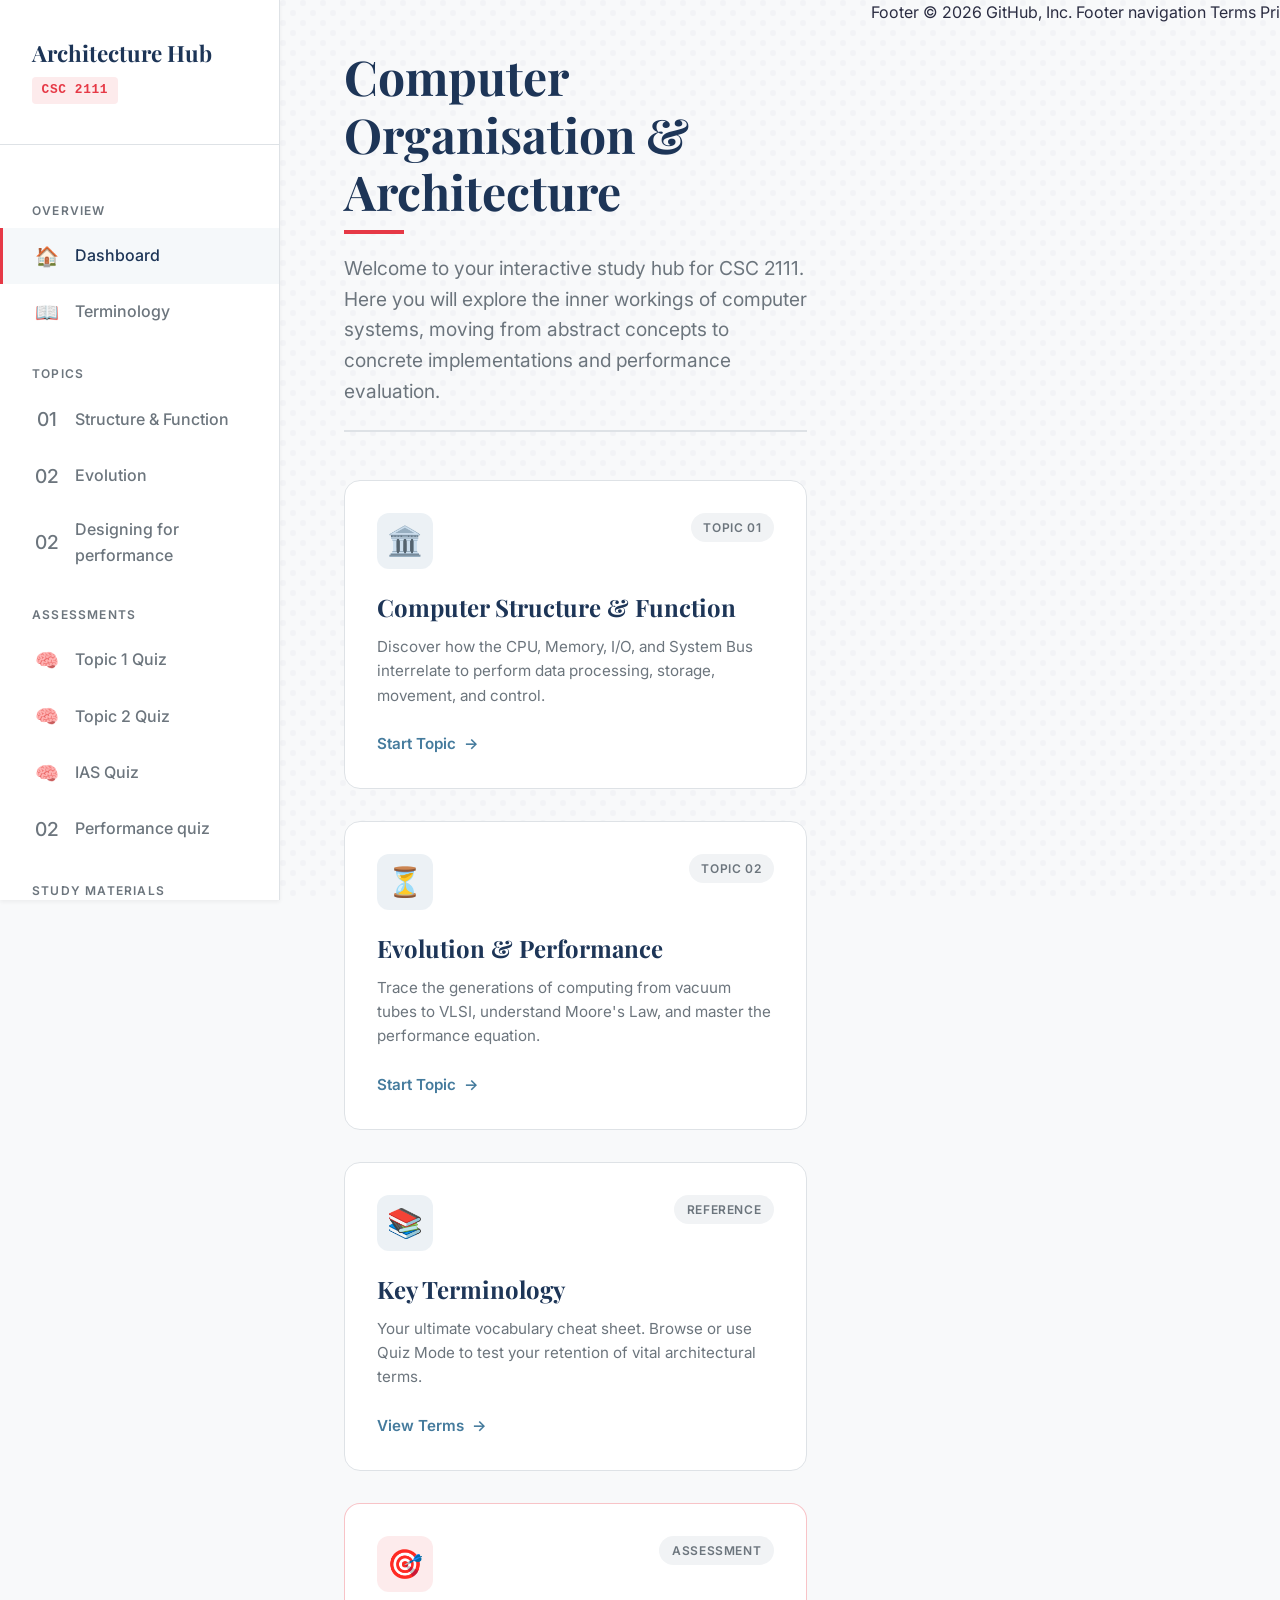
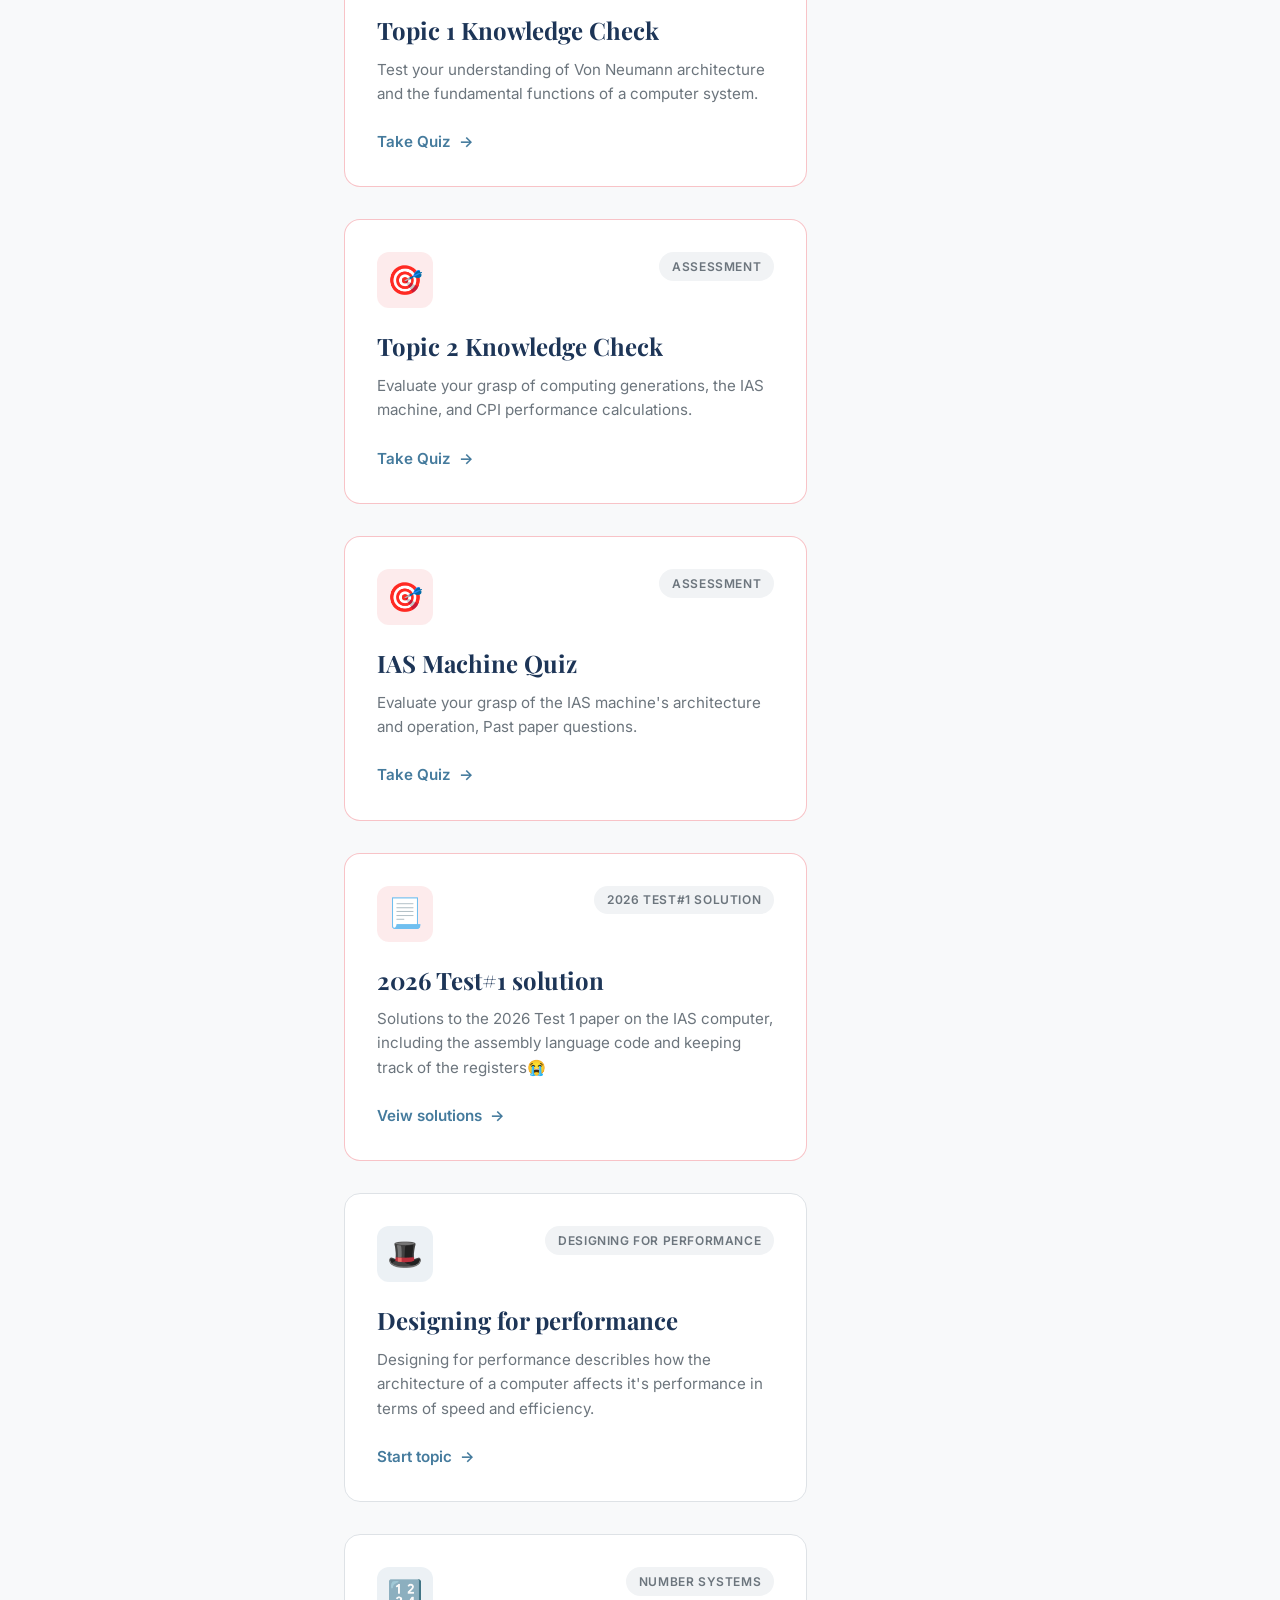
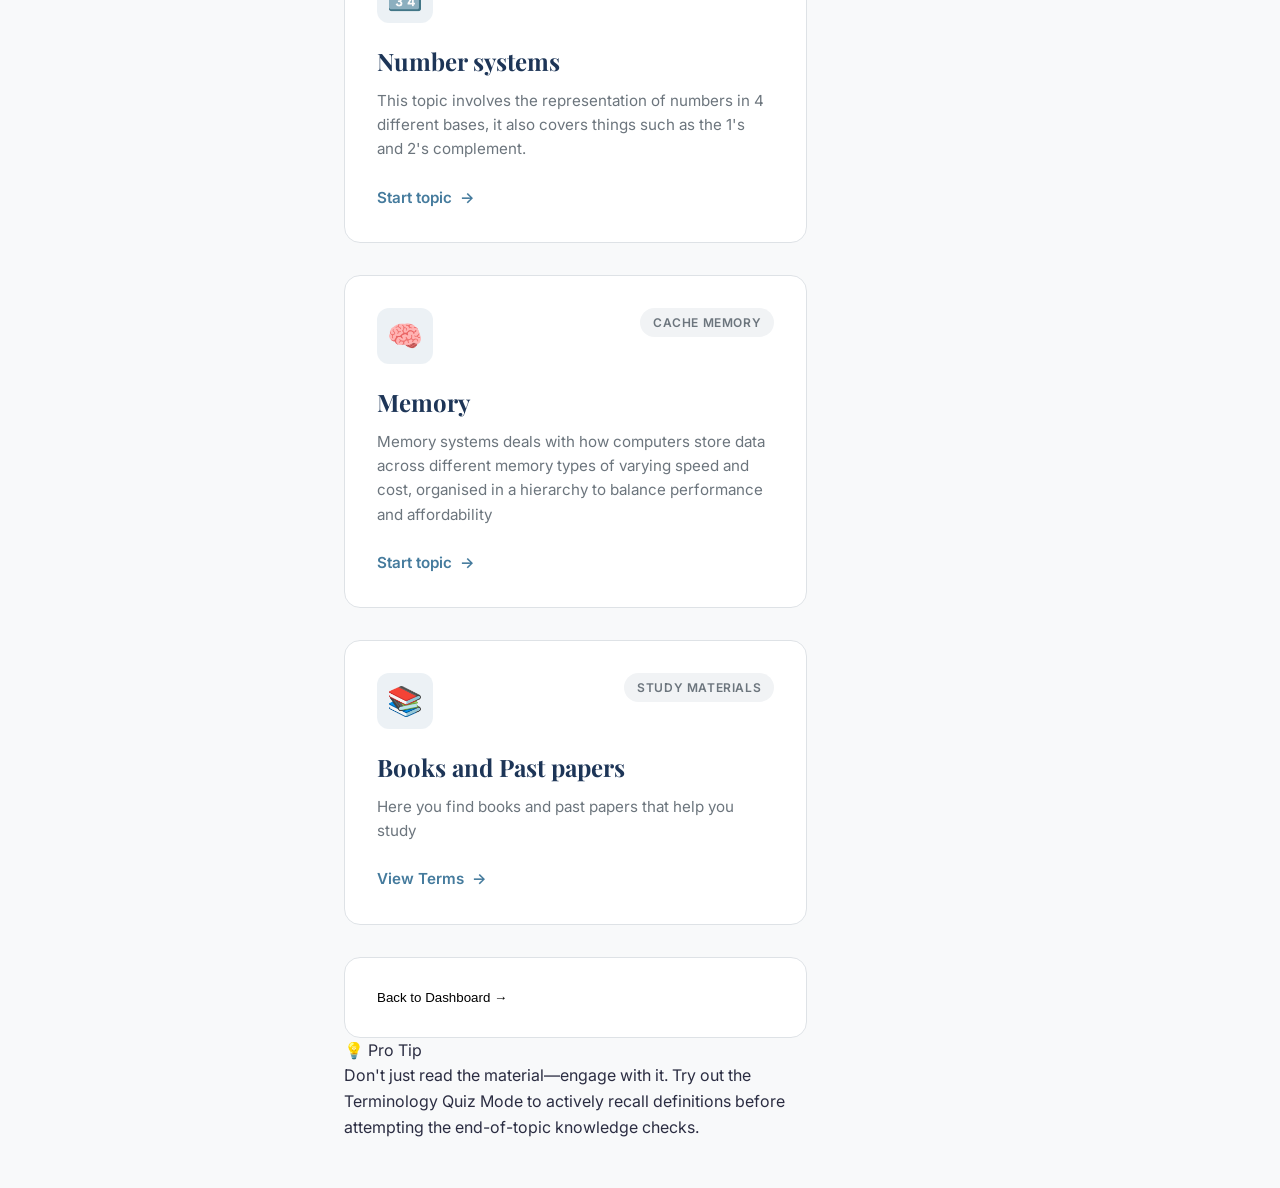
<file: index.html>
<!DOCTYPE html>	
<html lang="en">	
<head>	
    <meta charset="UTF-8">	
    <meta name="viewport" content="width=device-width, initial-scale=1.0">	
    <title>CSC 2111 - Computer Architecture Hub</title>	
    <link rel="stylesheet" href="styles.css">	
</head>	
<body>	

    <!-- Sidebar Navigation -->	
    <aside class="sidebar">	
        <div class="sidebar-header">	
            <h2>Architecture Hub</h2>	
            <span class="course-code">CSC 2111</span>	
        </div>	

        <nav class="nav-menu">	
            <div class="nav-group-title">Overview</div>	
            <ul>	
                <li class="nav-item"><a href="index.html" class="nav-link active"><span class="nav-icon">🏠</span> Dashboard</a></li>	
                <li class="nav-item"><a href="csc2111_terminology.html" class="nav-link"><span class="nav-icon">📖</span> Terminology</a></li>	
            </ul>	

            <div class="nav-group-title">Topics</div>	
            <ul>	
                <li class="nav-item"><a href="topic1.html" class="nav-link"><span class="nav-icon">01</span> Structure & Function</a></li>	
                <li class="nav-item"><a href="topic2.html" class="nav-link"><span class="nav-icon">02</span> Evolution</a></li>	
                <li class="nav-item"><a href="topic3_performance.html" class="nav-link"><span class="nav-icon">02</span> Designing for performance</a></li>	
            </ul>	
            <div class="nav-group-title">Assessments</div>	
            <ul>	
                <li class="nav-item"><a href="quiz_topic1.html" class="nav-link"><span class="nav-icon">🧠</span> Topic 1 Quiz</a></li>	
                <li class="nav-item"><a href="quiz_topic2.html" class="nav-link"><span class="nav-icon">🧠</span> Topic 2 Quiz</a></li>	
                <li class="nav-item"><a href="IAS_Quiz_CSC2111.html" class="nav-link"><span class="nav-icon">🧠</span> IAS Quiz</a></li>	
                <li class="nav-item"><a href="topic3_performance.html" class="nav-link"><span class="nav-icon">02</span> Performance quiz</a></li>	
            </ul>	
            <div class="nav-group-title">Study Materials</div>	
            <ul>	
                <li class="nav-item"><a href="https://drive.google.com/drive/folders/1xwONuQDSrN_1rwHUkRajKrvDlfbT7kjL?usp=drive_link" class="nav-link"><span class="nav-icon">📝</span> Study Resources</a></li>	
            </ul>	
        </nav>	
    </aside>	

    <!-- Main Content -->	
    <main class="main-content">	
        <header class="page-header">	
            <h1 class="page-title">Computer Organisation & Architecture</h1>	
            <p class="page-description">	
                Welcome to your interactive study hub for CSC 2111. Here you will explore the inner workings of computer systems, moving from abstract concepts to concrete implementations and performance evaluation.	
            </p>	
        </header>	

        <section class="dashboard-grid">	

            <a href="topic1.html" class="card">	
                <div class="card-top">	
                    <div class="card-icon">🏛️</div>	
                    <span class="card-tag">Topic 01</span>	
                </div>	
                <h3 class="card-title">Computer Structure & Function</h3>	
                <p class="card-text">Discover how the CPU, Memory, I/O, and System Bus interrelate to perform data processing, storage, movement, and control.</p>	
                <div class="card-action">Start Topic</div>	
            </a>	

            <a href="topic2.html" class="card">	
                <div class="card-top">	
                    <div class="card-icon">⏳</div>	
                    <span class="card-tag">Topic 02</span>	
                </div>	
                <h3 class="card-title">Evolution & Performance</h3>	
                <p class="card-text">Trace the generations of computing from vacuum tubes to VLSI, understand Moore's Law, and master the performance equation.</p>	
                <div class="card-action">Start Topic</div>	
            </a>	

            <a href="csc2111_terminology.html" class="card">	
                <div class="card-top">	
                    <div class="card-icon">📚</div>	
                    <span class="card-tag">Reference</span>	
                </div>	
                <h3 class="card-title">Key Terminology</h3>	
                <p class="card-text">Your ultimate vocabulary cheat sheet. Browse or use Quiz Mode to test your retention of vital architectural terms.</p>	
                <div class="card-action">View Terms</div>	
            </a>	

            <a href="quiz_topic1.html" class="card quiz-card">	
                <div class="card-top">	
                    <div class="card-icon">🎯</div>	
                    <span class="card-tag">Assessment</span>	
                </div>	
                <h3 class="card-title">Topic 1 Knowledge Check</h3>	
                <p class="card-text">Test your understanding of Von Neumann architecture and the fundamental functions of a computer system.</p>	
                <div class="card-action">Take Quiz</div>	
            </a>	

            <a href="quiz_topic2.html" class="card quiz-card">	
                <div class="card-top">	
                    <div class="card-icon">🎯</div>	
                    <span class="card-tag">Assessment</span>	
                </div>	
                <h3 class="card-title">Topic 2 Knowledge Check</h3>	
                <p class="card-text">Evaluate your grasp of computing generations, the IAS machine, and CPI performance calculations.</p>	
                <div class="card-action">Take Quiz</div>	
            </a>	

            <a href="IAS_Quiz_CSC2111.html" class="card quiz-card">	
                <div class="card-top">	
                    <div class="card-icon">🎯</div>	
                    <span class="card-tag">Assessment</span>	
                </div>	
                <h3 class="card-title">IAS Machine Quiz</h3>	
                <p class="card-text">Evaluate your grasp of the IAS machine's architecture and operation, Past paper questions.</p>	
                <div class="card-action">Take Quiz</div>	
            </a>	
             <a href="https://drive.google.com/file/d/1ZmFX_OS6eNRaTkZu0lhBbYvGMC4f3Sz4/view?usp=drive_link" class="card quiz-card">	
                <div class="card-top">	
                    <div class="card-icon">📃</div>	
                    <span class="card-tag">2026 Test#1 solution</span>	
                </div>	
                <h3 class="card-title">2026 Test#1 solution</h3>	
                <p class="card-text">Solutions to the 2026 Test 1 paper on the IAS computer, including the assembly language code and keeping track of the registers😭</p>	
                <div class="card-action">Veiw solutions</div>	
            </a>	
             <a href="topic3_performance.html" class="card">	
                <div class="card-top">	
                    <div class="card-icon">🎩</div>	
                    <span class="card-tag">Designing for performance</span>	
                </div>	
                <h3 class="card-title">Designing for performance</h3>	
                <p class="card-text">Designing for performance describles how the architecture of a computer affects it's performance in terms of speed and efficiency.</p>	
                <div class="card-action">Start topic</div>	
            </a>	
            <a href="number_systems_csc2111.html" class="card">	
                <div class="card-top">	
                    <div class="card-icon">🔢</div>	
                    <span class="card-tag">Number systems </span>	
                </div>	
                <h3 class="card-title">Number systems</h3>	
                <p class="card-text">This topic involves the representation of numbers in 4 different bases, it also covers things such as the 1's and 2's complement.</p>	
                <div class="card-action">Start topic</div>	
            </a>	
            <a href="cache_memory_csc2111.html" class="card">	
                <div class="card-top">	
                    <div class="card-icon">🧠</div>	
                    <span class="card-tag">Cache memory </span>	
                </div>	
                <h3 class="card-title">Memory</h3>	
                <p class="card-text">Memory systems deals with how computers store data across different memory types of varying speed and cost, organised in a hierarchy to balance performance and affordability</p>	
                <div class="card-action">Start topic</div>	
            </a>	



            <a href="https://drive.google.com/drive/folders/1xwONuQDSrN_1rwHUkRajKrvDlfbT7kjL?usp=drive_link" class="card">	
                <div class="card-top">	
                    <div class="card-icon">📚</div>	
                    <span class="card-tag">Study Materials </span>	
                </div>	
                <h3 class="card-title">Books and Past papers</h3>	
                <p class="card-text">Here you find books and past papers that help you study</p>	
                <div class="card-action">View Terms</div>	
            </a>	
            <button class="finish-btn" onclick="window.location.href='https://nicholaskambwela.github.io/EliteHub/'">Back to Dashboard →</button>	
         </section>	

        <div class="callout">	
            <div class="callout-title">	
                <span class="callout-icon">💡</span> Pro Tip	
            </div>	
            <p>Don't just read the material—engage with it. Try out the Terminology Quiz Mode to actively recall definitions before attempting the end-of-topic knowledge checks.</p>	
        </div>	
    </main>	

</body>	
</html>	
Footer
© 2026 GitHub, Inc.
Footer navigation
Terms
Pri
</file>
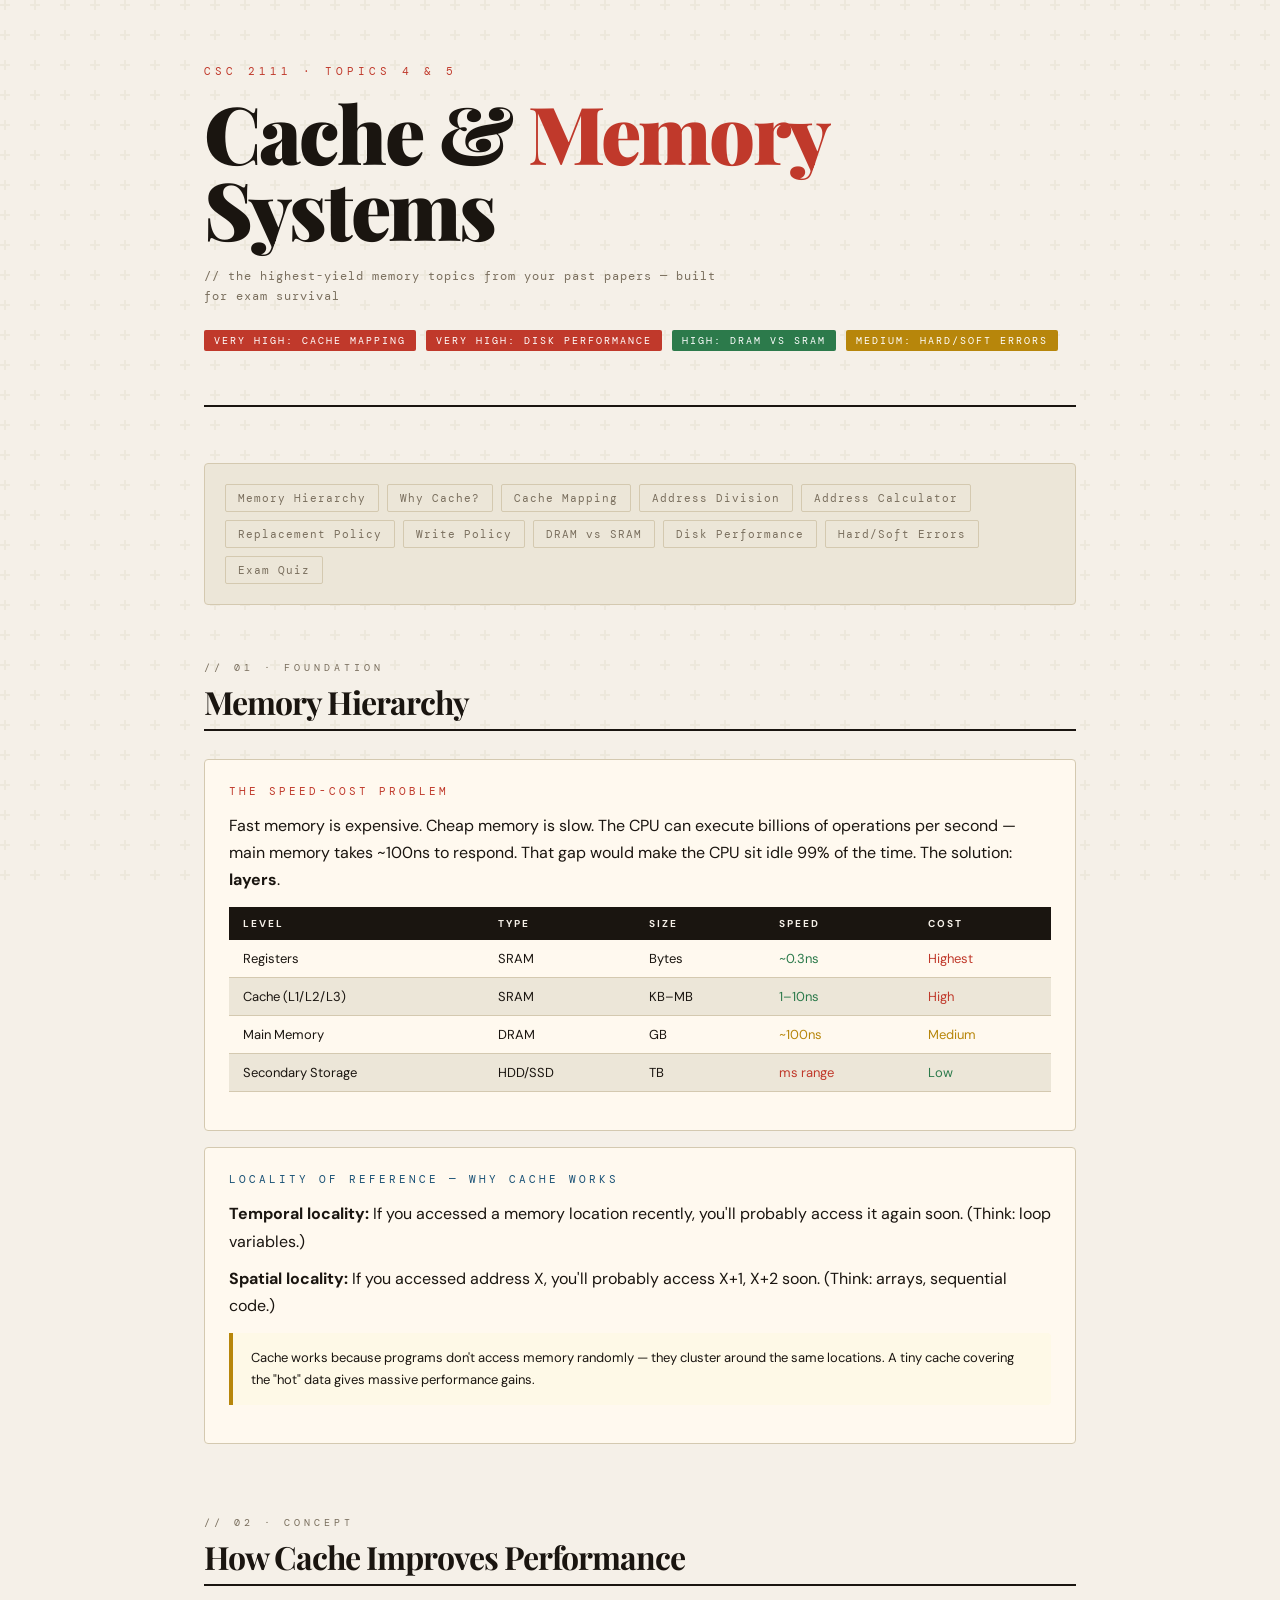
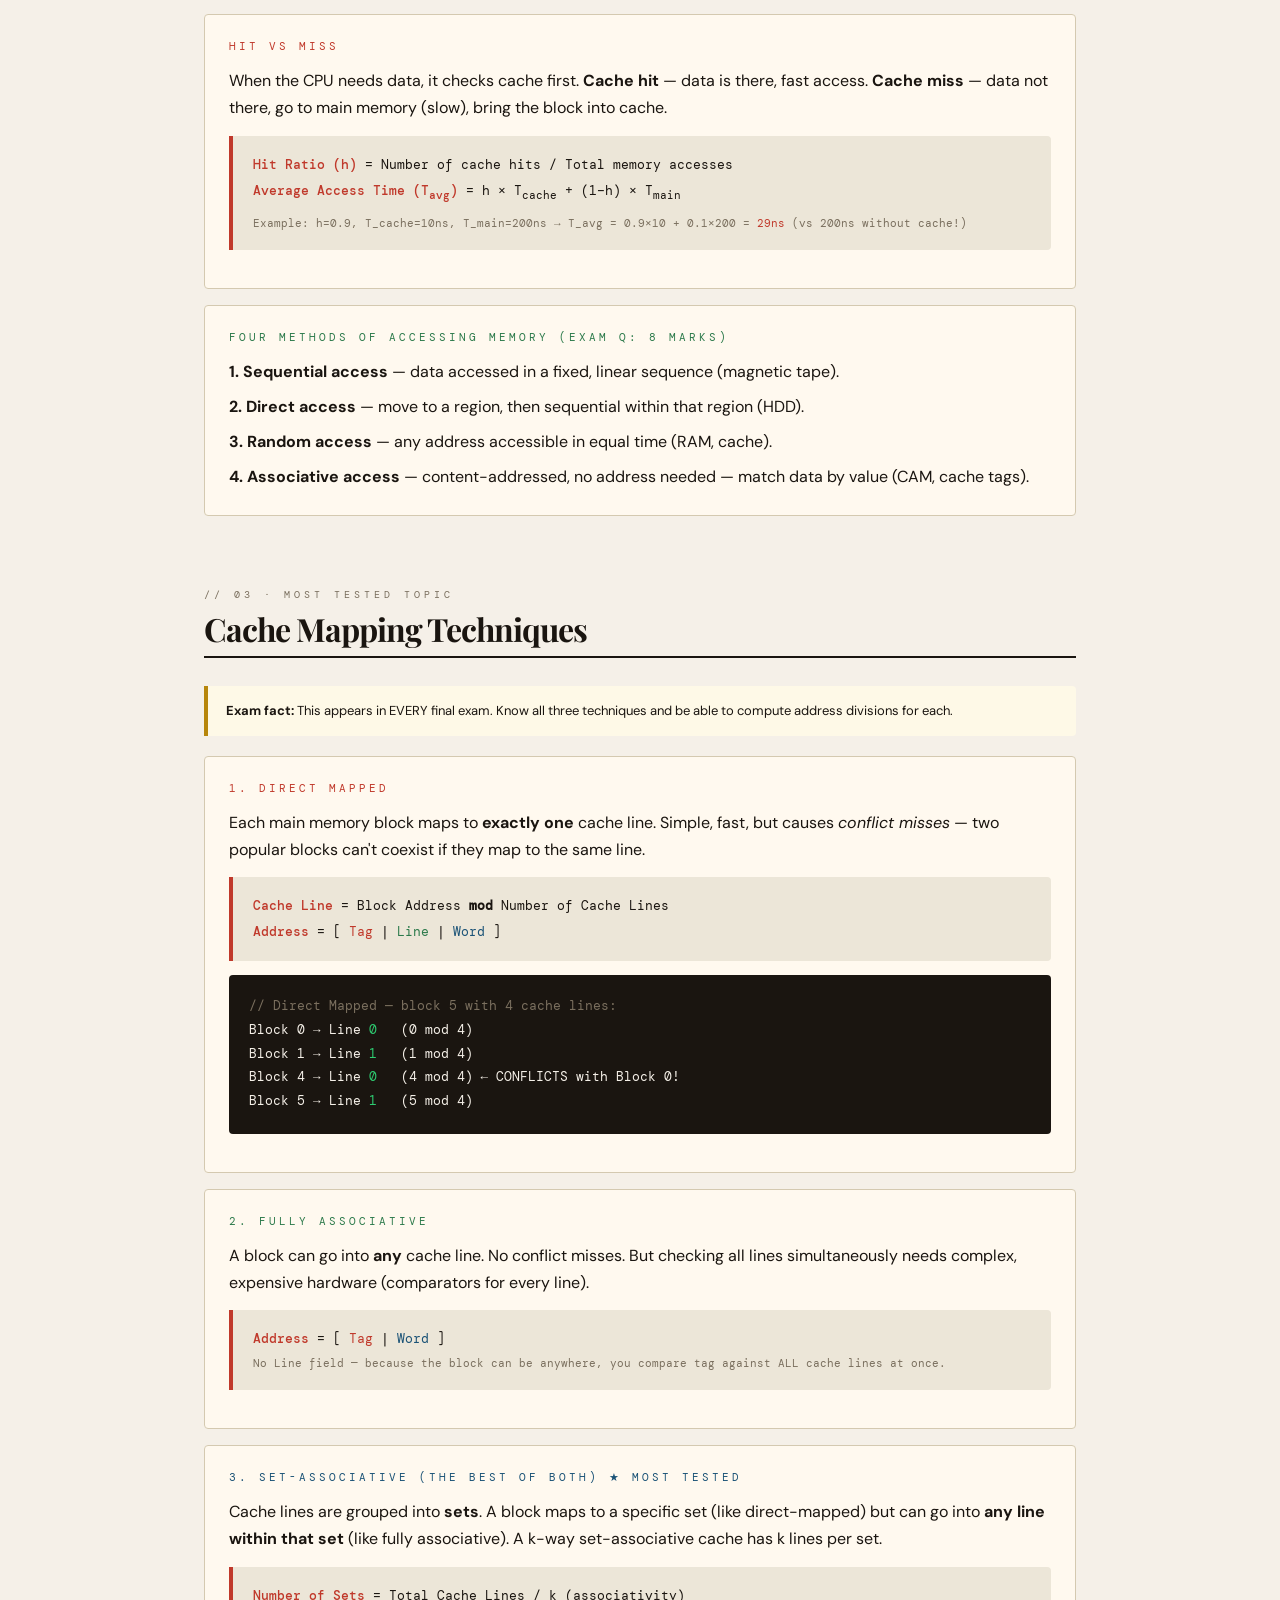
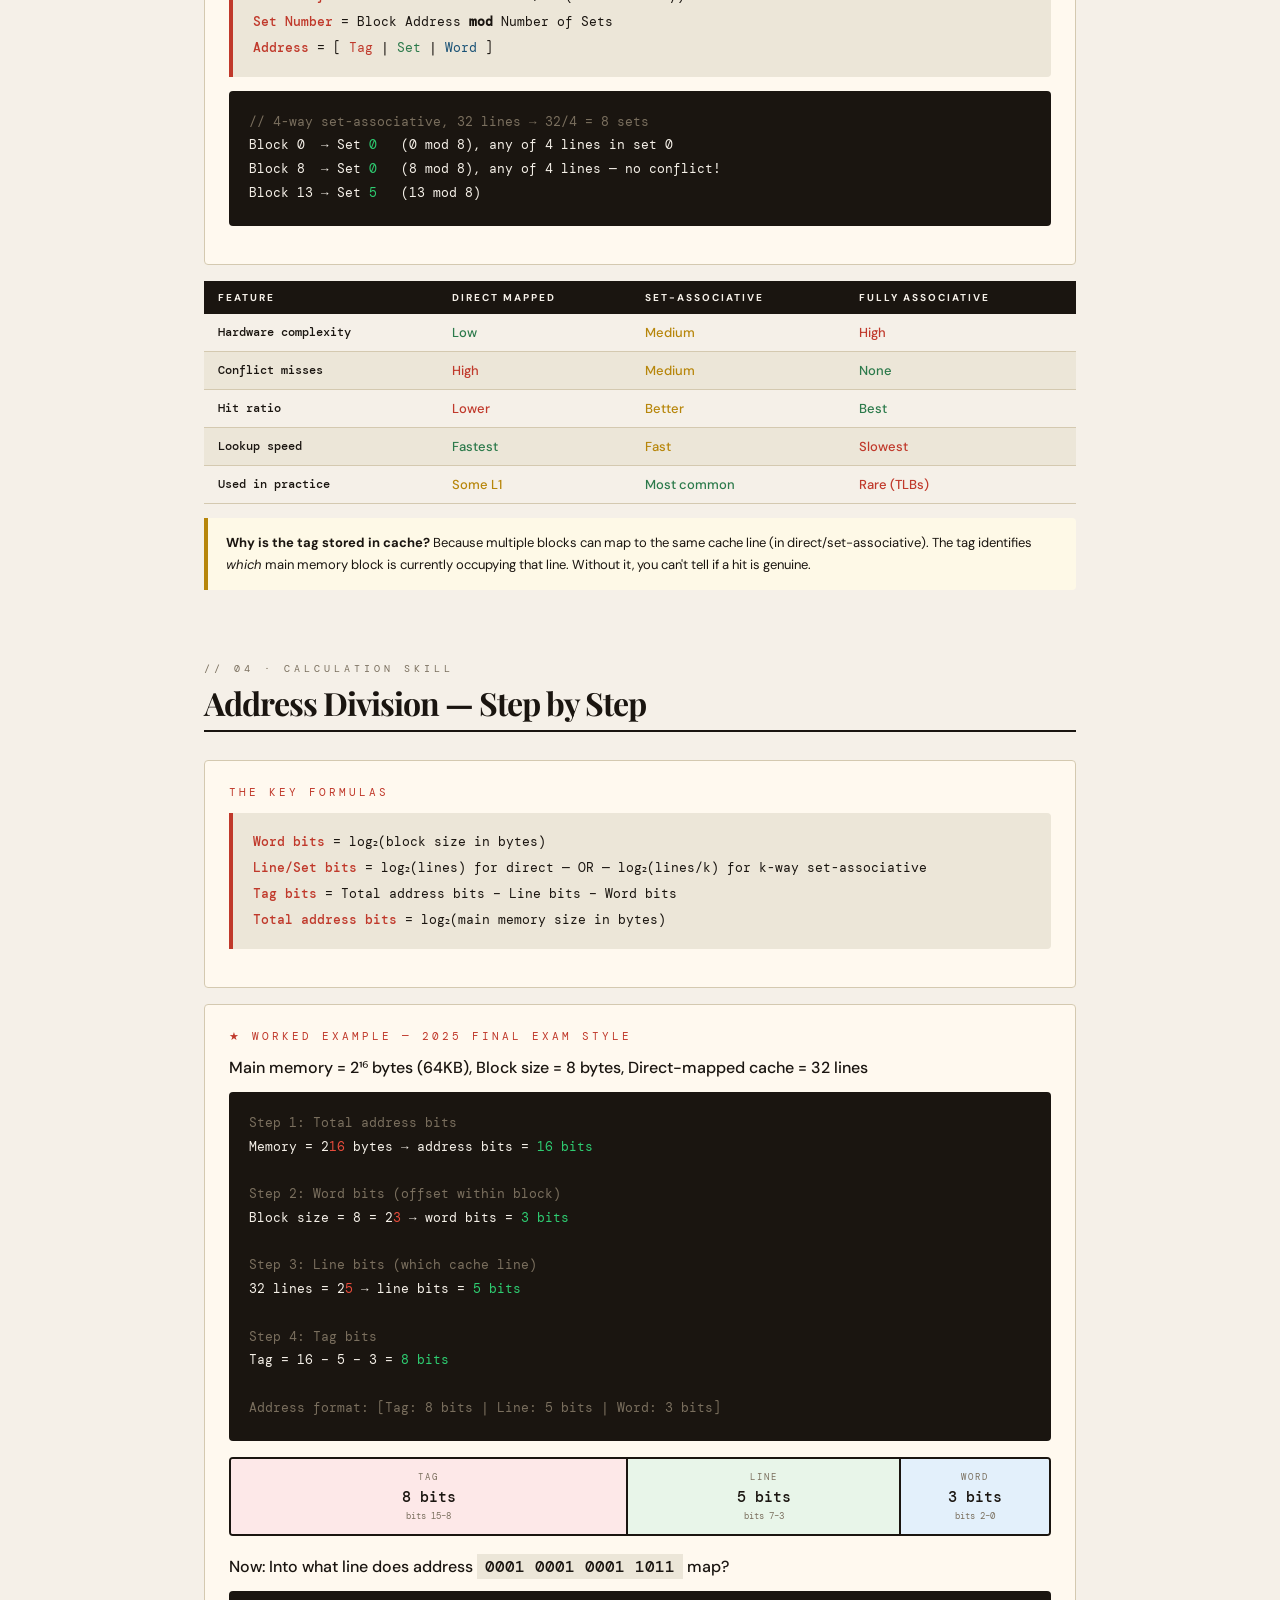
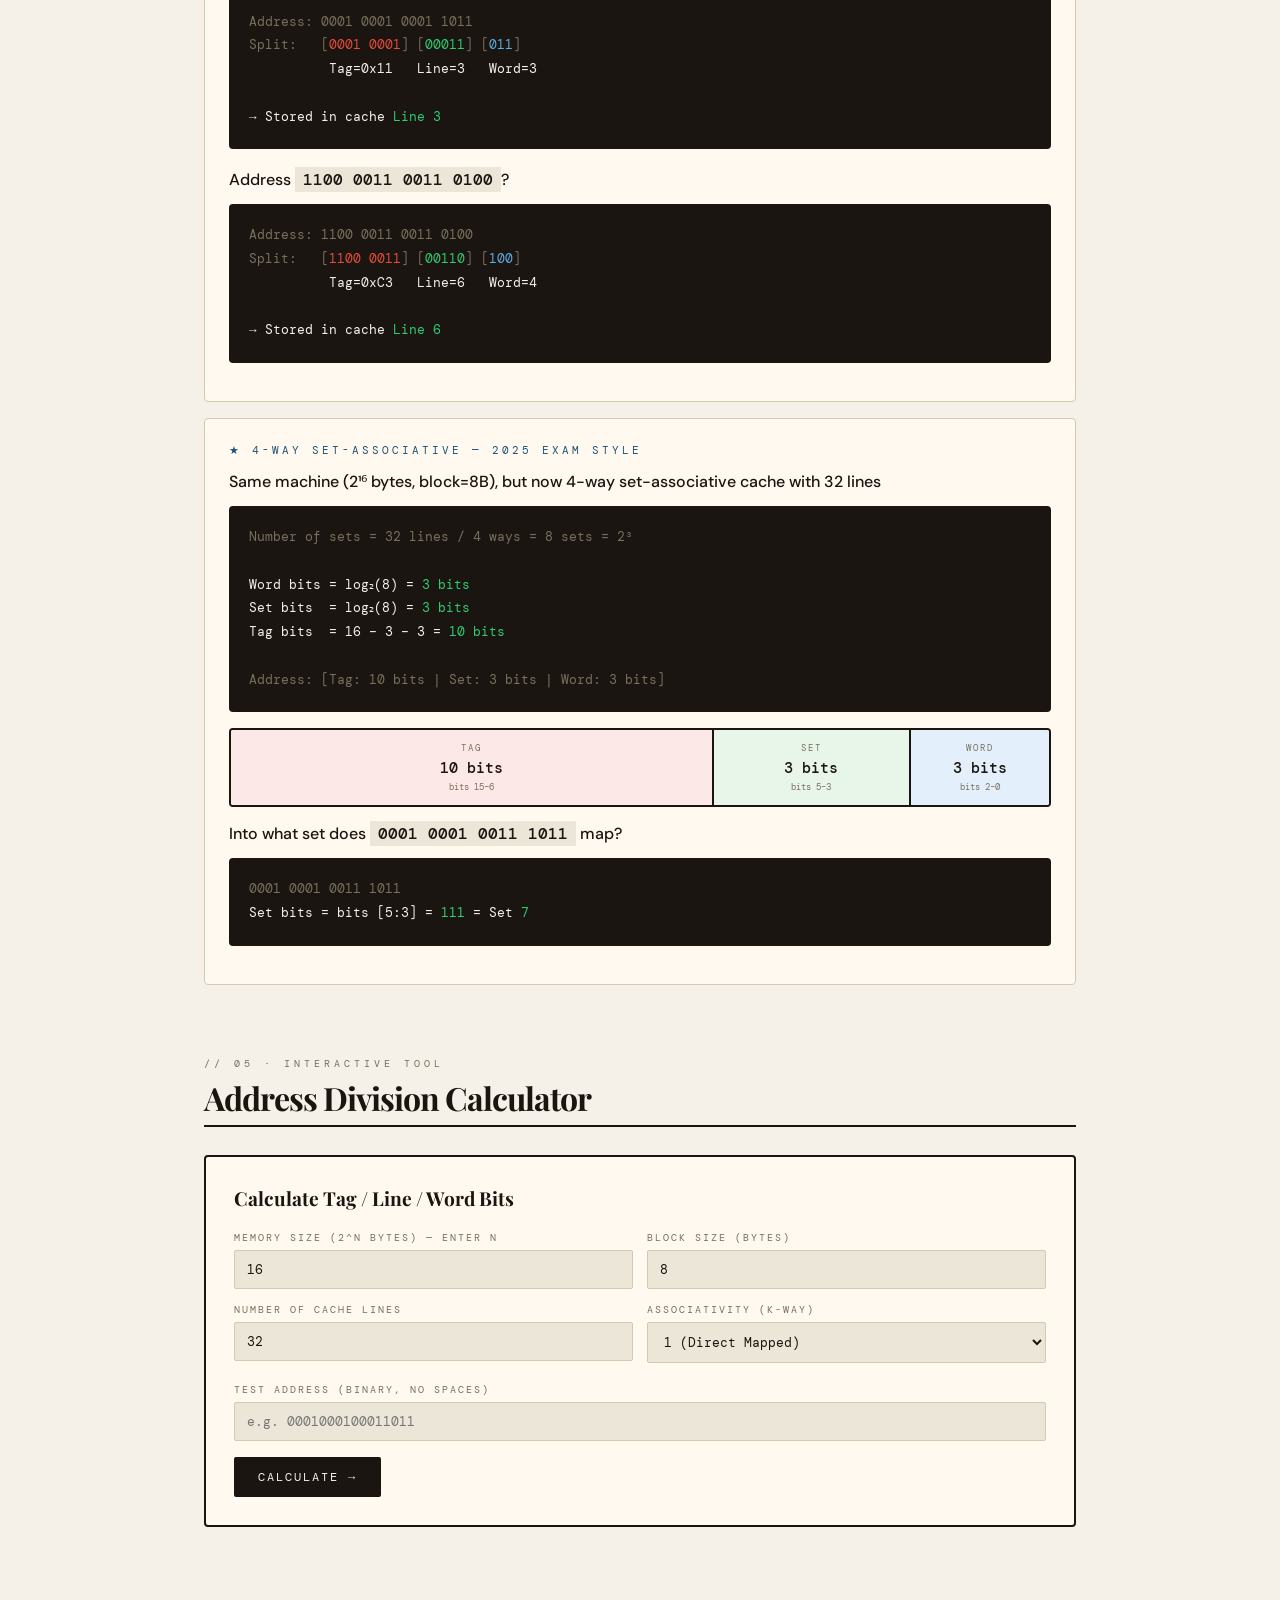
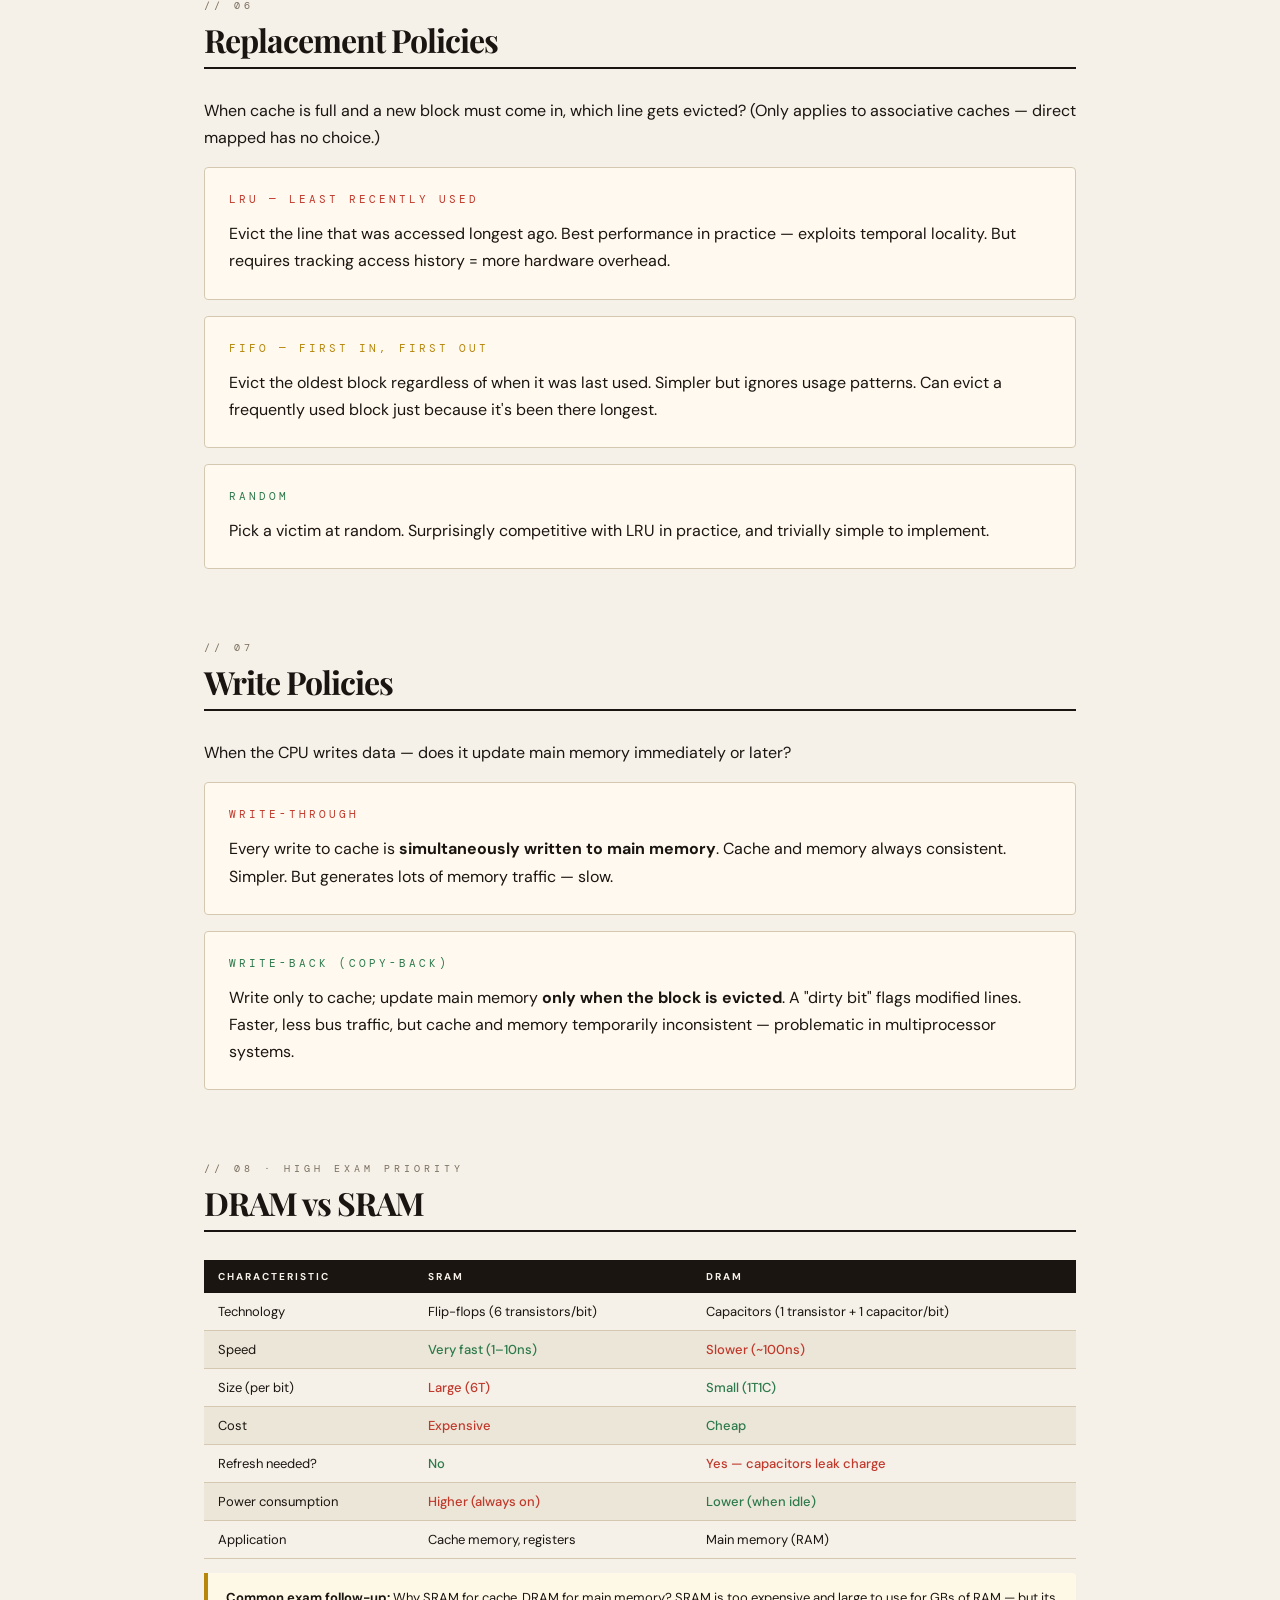
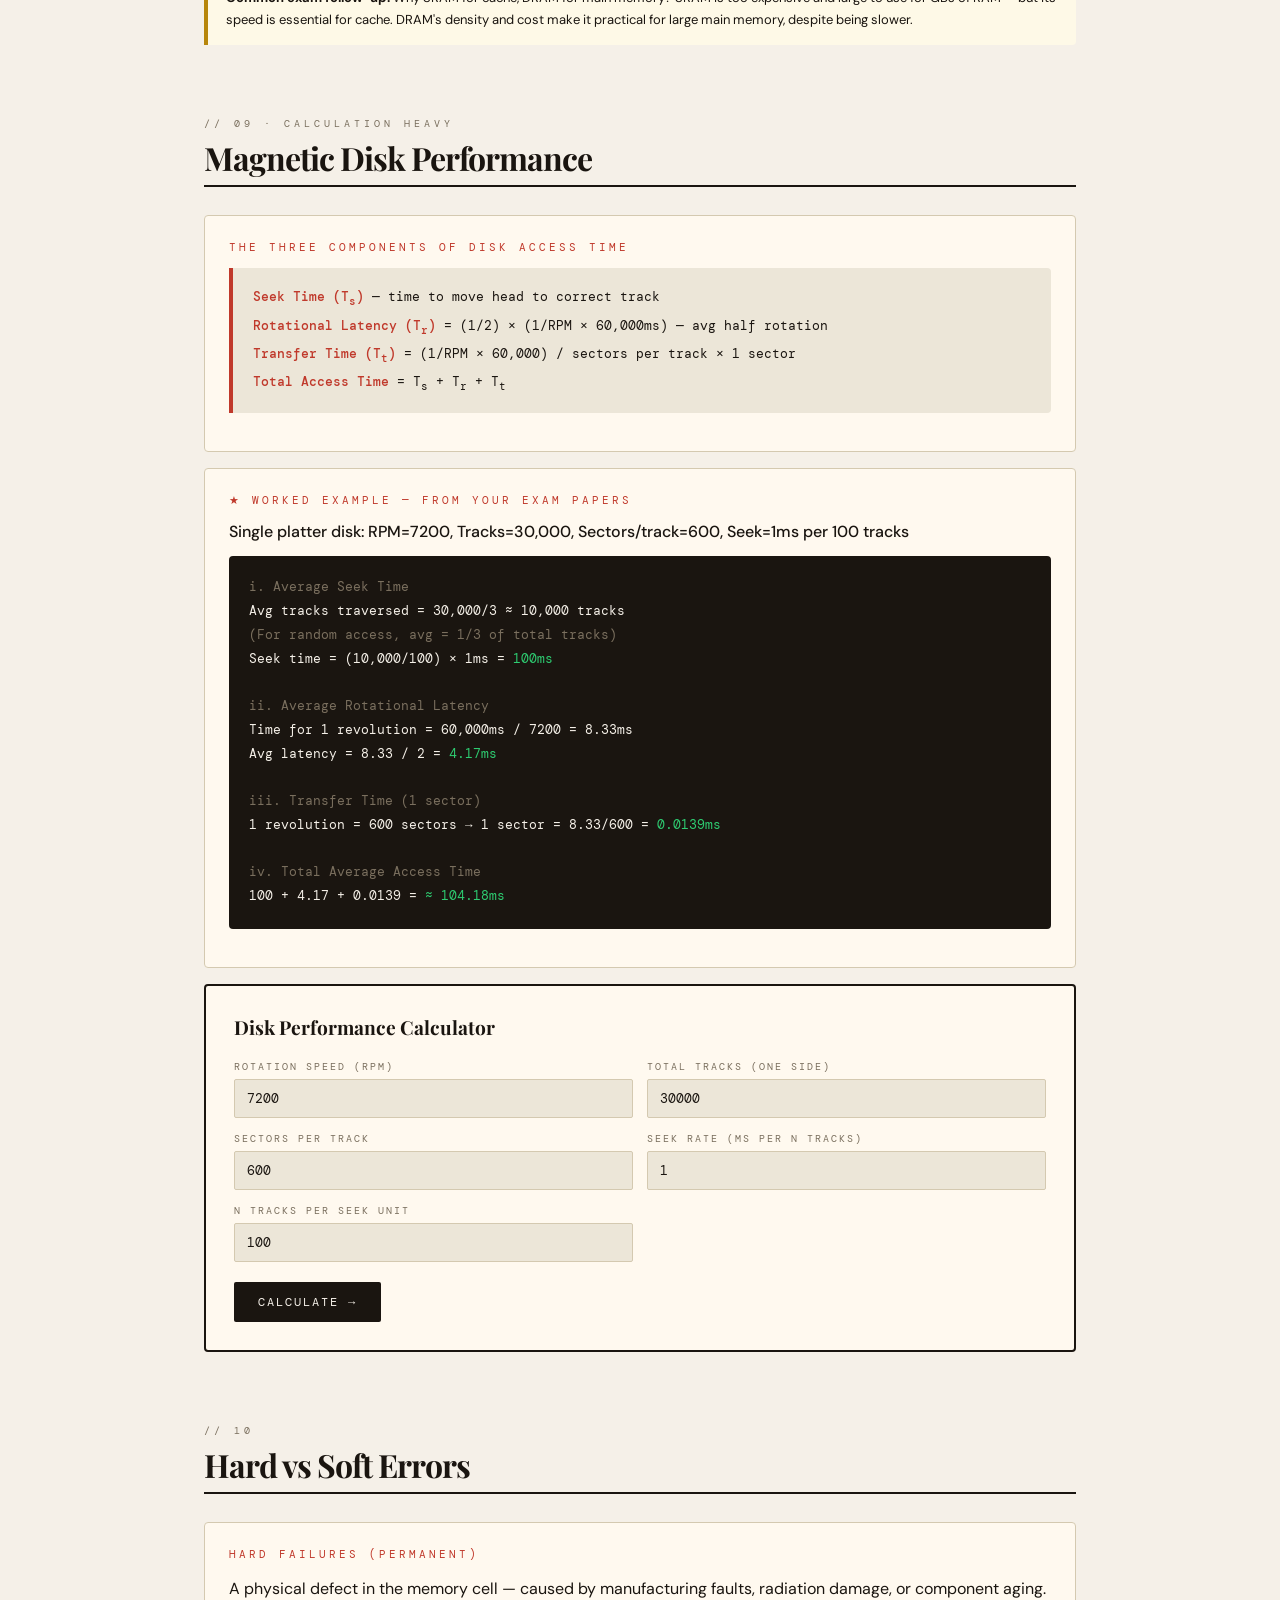
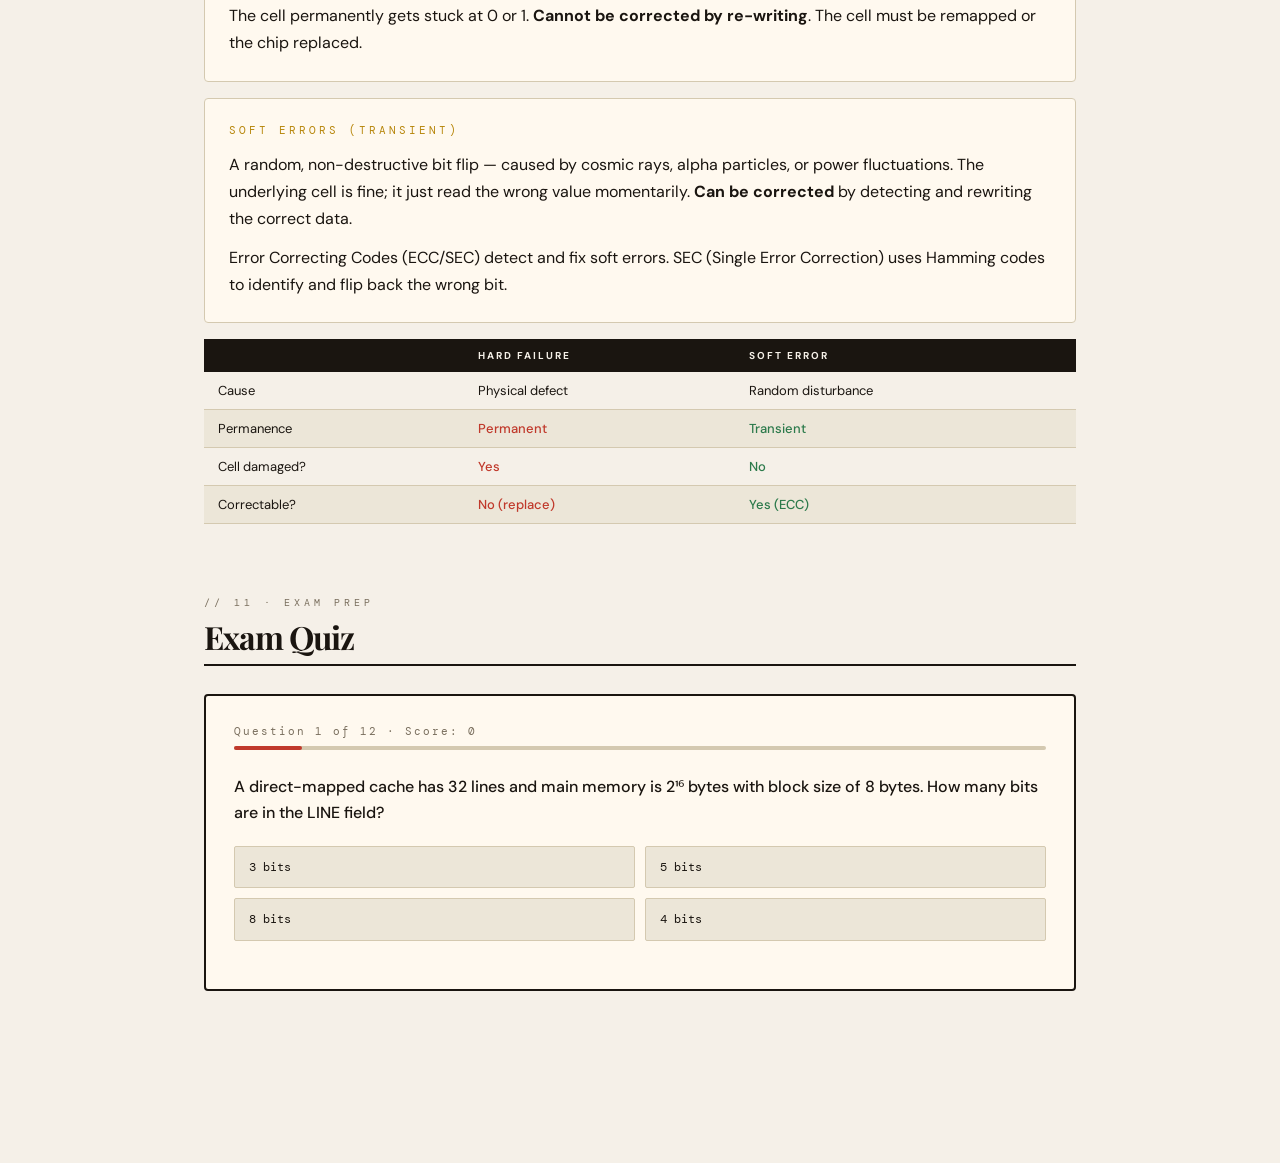
<file: cache_memory_csc2111.html>
<!DOCTYPE html>
<html lang="en">
<head>
<meta charset="UTF-8">
<meta name="viewport" content="width=device-width, initial-scale=1.0">
<title>Cache & Memory Systems – CSC 2111</title>
<link href="https://fonts.googleapis.com/css2?family=DM+Mono:wght@400;500&family=Playfair+Display:wght@700;900&family=DM+Sans:wght@300;400;500&display=swap" rel="stylesheet">
<style>
:root {
  --bg: #f5f0e8;
  --surface: #ece6d8;
  --card: #fff9ef;
  --border: #d4c9b0;
  --ink: #1a1510;
  --muted: #7a6f5e;
  --accent: #c0392b;
  --accent2: #2c7a4b;
  --accent3: #1a5276;
  --gold: #b7860b;
  --mono: 'DM Mono', monospace;
  --serif: 'Playfair Display', serif;
  --sans: 'DM Sans', sans-serif;
}
*{box-sizing:border-box;margin:0;padding:0;}
html{scroll-behavior:smooth;}
body{background:var(--bg);color:var(--ink);font-family:var(--sans);min-height:100vh;overflow-x:hidden;}

/* TEXTURE */
body::before{content:'';position:fixed;inset:0;background-image:url("data:image/svg+xml,%3Csvg width='60' height='60' viewBox='0 0 60 60' xmlns='http://www.w3.org/2000/svg'%3E%3Cg fill='none' fill-rule='evenodd'%3E%3Cg fill='%23c4b89a' fill-opacity='0.15'%3E%3Cpath d='M36 34v-4h-2v4h-4v2h4v4h2v-4h4v-2h-4zm0-30V0h-2v4h-4v2h4v4h2V6h4V4h-4zM6 34v-4H4v4H0v2h4v4h2v-4h4v-2H6zM6 4V0H4v4H0v2h4v4h2V6h4V4H6z'/%3E%3C/g%3E%3C/g%3E%3C/svg%3E");pointer-events:none;z-index:0;}

.wrap{position:relative;z-index:1;max-width:920px;margin:0 auto;padding:0 24px 100px;}

/* HEADER */
header{padding:64px 0 48px;border-bottom:2px solid var(--ink);margin-bottom:56px;}
.eyebrow{font-family:var(--mono);font-size:11px;letter-spacing:4px;color:var(--accent);text-transform:uppercase;margin-bottom:16px;display:block;}
h1{font-family:var(--serif);font-size:clamp(2.8rem,7vw,5rem);font-weight:900;line-height:0.95;letter-spacing:-2px;margin-bottom:20px;}
h1 em{color:var(--accent);font-style:normal;}
.subtitle{font-family:var(--mono);font-size:12px;color:var(--muted);letter-spacing:1px;max-width:520px;line-height:1.7;}

/* PRIORITY BADGE */
.badge{display:inline-block;font-family:var(--mono);font-size:10px;letter-spacing:2px;padding:4px 10px;border-radius:2px;text-transform:uppercase;margin-right:6px;margin-bottom:6px;}
.badge-red{background:var(--accent);color:#fff;}
.badge-green{background:var(--accent2);color:#fff;}
.badge-blue{background:var(--accent3);color:#fff;}
.badge-gold{background:var(--gold);color:#fff;}

/* NAV */
.toc{display:flex;flex-wrap:wrap;gap:8px;margin-bottom:56px;padding:20px;background:var(--surface);border:1px solid var(--border);border-radius:4px;}
.toc-item{font-family:var(--mono);font-size:11px;color:var(--muted);text-decoration:none;padding:6px 12px;border:1px solid var(--border);border-radius:2px;transition:all .2s;letter-spacing:1px;}
.toc-item:hover{border-color:var(--accent);color:var(--accent);}

/* SECTION */
section{margin-bottom:72px;}
.sec-num{font-family:var(--mono);font-size:10px;letter-spacing:4px;color:var(--muted);text-transform:uppercase;margin-bottom:6px;}
h2{font-family:var(--serif);font-size:2rem;font-weight:700;letter-spacing:-1px;margin-bottom:6px;}
.sec-rule{height:2px;background:var(--ink);margin-bottom:28px;}

/* CARDS */
.card{background:var(--card);border:1px solid var(--border);border-radius:4px;padding:24px;margin-bottom:16px;}
.card-title{font-family:var(--mono);font-size:11px;letter-spacing:3px;text-transform:uppercase;margin-bottom:14px;}
.card-title.red{color:var(--accent);}
.card-title.green{color:var(--accent2);}
.card-title.blue{color:var(--accent3);}
.card-title.gold{color:var(--gold);}

/* CODE */
.code{background:#1a1510;color:#f5f0e8;border-radius:4px;padding:20px;font-family:var(--mono);font-size:12.5px;line-height:1.9;overflow-x:auto;margin:14px 0;white-space:pre;}
.code .r{color:#e74c3c;}
.code .g{color:#2ecc71;}
.code .b{color:#5dade2;}
.code .y{color:#f4d03f;}
.code .m{color:#7a6f5e;}

/* TABLE */
table{width:100%;border-collapse:collapse;font-family:var(--sans);font-size:13px;margin:14px 0;}
th{background:var(--ink);color:var(--bg);padding:10px 14px;text-align:left;font-size:10px;letter-spacing:2px;text-transform:uppercase;}
td{padding:10px 14px;border-bottom:1px solid var(--border);}
tr:nth-child(even) td{background:var(--surface);}

/* FORMULA BOX */
.formula{background:var(--surface);border-left:4px solid var(--accent);padding:16px 20px;margin:14px 0;border-radius:0 4px 4px 0;}
.formula p{font-family:var(--mono);font-size:13px;line-height:2;color:var(--ink);}
.formula .var{color:var(--accent);font-weight:500;}
.formula .val{color:var(--accent3);}

/* ADDRESS DIAGRAM */
.addr-diagram{display:flex;margin:16px 0;border:2px solid var(--ink);border-radius:4px;overflow:hidden;font-family:var(--mono);font-size:12px;}
.addr-seg{padding:12px;text-align:center;border-right:2px solid var(--ink);}
.addr-seg:last-child{border-right:none;}
.addr-seg.tag{background:#fde8e8;flex:3;}
.addr-seg.line{background:#e8f5e9;flex:2;}
.addr-seg.word{background:#e3f0fb;flex:1;}
.addr-seg .seg-label{font-size:9px;letter-spacing:2px;text-transform:uppercase;color:var(--muted);margin-bottom:4px;}
.addr-seg .seg-bits{font-size:15px;font-weight:500;}
.addr-seg .seg-desc{font-size:9px;color:var(--muted);margin-top:3px;}

/* MAPPING VISUAL */
.map-grid{display:grid;grid-template-columns:1fr auto 1fr;gap:20px;align-items:center;margin:20px 0;}
.mem-col,.cache-col{border:2px solid var(--border);border-radius:4px;overflow:hidden;}
.col-header{background:var(--ink);color:var(--bg);font-family:var(--mono);font-size:10px;letter-spacing:2px;padding:8px 14px;text-transform:uppercase;}
.mem-block,.cache-line{padding:8px 14px;border-bottom:1px solid var(--border);font-family:var(--mono);font-size:11px;display:flex;justify-content:space-between;}
.mem-block:last-child,.cache-line:last-child{border-bottom:none;}
.mem-block.highlight{background:#fde8e8;}
.cache-line.highlight{background:#e8f5e9;}
.arrow-area{font-size:24px;color:var(--accent);text-align:center;}

/* INTERACTIVE CALCULATOR */
.calc-box{background:var(--card);border:2px solid var(--ink);border-radius:4px;padding:28px;}
.calc-title{font-family:var(--serif);font-size:1.2rem;font-weight:700;margin-bottom:20px;}
.input-grid{display:grid;grid-template-columns:1fr 1fr;gap:14px;margin-bottom:20px;}
.input-group label{display:block;font-family:var(--mono);font-size:10px;letter-spacing:2px;color:var(--muted);text-transform:uppercase;margin-bottom:6px;}
.input-group input,.input-group select{width:100%;background:var(--surface);border:1px solid var(--border);color:var(--ink);font-family:var(--mono);font-size:13px;padding:10px 12px;border-radius:2px;outline:none;transition:border-color .2s;}
.input-group input:focus,.input-group select:focus{border-color:var(--accent);}
.calc-btn{background:var(--ink);color:var(--bg);border:none;font-family:var(--mono);font-size:12px;letter-spacing:2px;padding:12px 24px;border-radius:2px;cursor:pointer;text-transform:uppercase;transition:background .2s;}
.calc-btn:hover{background:var(--accent);}
.result-area{margin-top:20px;display:none;}
.result-area.show{display:block;}
.result-row{display:flex;justify-content:space-between;align-items:center;padding:10px 14px;border-bottom:1px solid var(--border);font-family:var(--mono);font-size:13px;}
.result-row:last-child{border-bottom:none;}
.result-label{color:var(--muted);font-size:11px;letter-spacing:1px;}
.result-val{color:var(--accent);font-weight:500;font-size:15px;}
.addr-split-display{background:var(--surface);border-radius:4px;padding:14px;margin-top:14px;font-family:var(--mono);font-size:12px;}

/* QUIZ */
.quiz-wrap{background:var(--card);border:2px solid var(--ink);border-radius:4px;padding:28px;}
.q-counter{font-family:var(--mono);font-size:11px;color:var(--muted);letter-spacing:2px;margin-bottom:8px;}
.progress{height:4px;background:var(--border);border-radius:2px;margin-bottom:24px;}
.progress-inner{height:100%;background:var(--accent);border-radius:2px;transition:width .4s;}
.q-text{font-family:var(--sans);font-size:1rem;font-weight:500;line-height:1.6;margin-bottom:20px;}
.q-text code{background:var(--surface);font-family:var(--mono);padding:2px 8px;border-radius:2px;font-size:0.9em;}
.opts{display:grid;grid-template-columns:1fr 1fr;gap:10px;margin-bottom:20px;}
.opt{background:var(--surface);border:1px solid var(--border);color:var(--ink);font-family:var(--mono);font-size:12px;padding:12px 14px;border-radius:2px;cursor:pointer;text-align:left;transition:all .2s;line-height:1.4;}
.opt:hover:not(:disabled){border-color:var(--accent);color:var(--accent);}
.opt.correct{border-color:var(--accent2);color:var(--accent2);background:#e8f5e9;}
.opt.wrong{border-color:var(--accent);color:var(--accent);background:#fde8e8;}
.q-footer{display:flex;gap:12px;align-items:center;flex-wrap:wrap;}
.feedback{font-family:var(--mono);font-size:11px;flex:1;line-height:1.5;min-width:200px;}
.feedback.ok{color:var(--accent2);}
.feedback.nope{color:var(--accent);}
.btn{background:transparent;border:1px solid var(--ink);color:var(--ink);font-family:var(--mono);font-size:11px;letter-spacing:2px;padding:10px 20px;border-radius:2px;cursor:pointer;text-transform:uppercase;transition:all .2s;}
.btn:hover{background:var(--ink);color:var(--bg);}

/* DISK CALC */
.disk-calc{background:var(--card);border:2px solid var(--ink);border-radius:4px;padding:28px;}
.disk-result{background:var(--surface);border-radius:4px;padding:16px;margin-top:16px;font-family:var(--mono);font-size:12px;line-height:2;display:none;}
.disk-result.show{display:block;}

/* COMPARISON TABLE */
.comp-table td:first-child{font-weight:500;font-family:var(--mono);font-size:12px;}
.good{color:var(--accent2);font-weight:500;}
.bad{color:var(--accent);font-weight:500;}
.mid{color:var(--gold);font-weight:500;}

/* NOTE */
.note{background:#fef9e7;border-left:4px solid var(--gold);padding:14px 18px;border-radius:0 4px 4px 0;font-size:13px;line-height:1.7;margin:14px 0;color:var(--ink);}

/* ANIM */
@keyframes fadeUp{from{opacity:0;transform:translateY(16px);}to{opacity:1;transform:translateY(0);}}
section{animation:fadeUp .5s ease forwards;}

/* RESPONSIVE */
@media(max-width:600px){.input-grid,.opts,.map-grid{grid-template-columns:1fr;}.addr-diagram{flex-direction:column;}.addr-seg{border-right:none;border-bottom:2px solid var(--ink);}.addr-seg:last-child{border-bottom:none;}}
</style>
</head>
<body>
<div class="wrap">

<!-- HEADER -->
<header>
  <span class="eyebrow">CSC 2111 · Topics 4 & 5</span>
  <h1>Cache &amp; <em>Memory</em><br>Systems</h1>
  <p class="subtitle">// the highest-yield memory topics from your past papers — built for exam survival</p>
  <br>
  <span class="badge badge-red">Very High: Cache Mapping</span>
  <span class="badge badge-red">Very High: Disk Performance</span>
  <span class="badge badge-green">High: DRAM vs SRAM</span>
  <span class="badge badge-gold">Medium: Hard/Soft Errors</span>
</header>

<!-- TOC -->
<nav class="toc">
  <a class="toc-item" href="#hierarchy">Memory Hierarchy</a>
  <a class="toc-item" href="#why-cache">Why Cache?</a>
  <a class="toc-item" href="#mapping">Cache Mapping</a>
  <a class="toc-item" href="#address">Address Division</a>
  <a class="toc-item" href="#calculator">Address Calculator</a>
  <a class="toc-item" href="#replacement">Replacement Policy</a>
  <a class="toc-item" href="#write">Write Policy</a>
  <a class="toc-item" href="#dram">DRAM vs SRAM</a>
  <a class="toc-item" href="#disk">Disk Performance</a>
  <a class="toc-item" href="#errors">Hard/Soft Errors</a>
  <a class="toc-item" href="#quiz">Exam Quiz</a>
</nav>

<!-- ── 1. MEMORY HIERARCHY ── -->
<section id="hierarchy">
  <p class="sec-num">// 01 · foundation</p>
  <h2>Memory Hierarchy</h2>
  <div class="sec-rule"></div>

  <div class="card">
    <p class="card-title red">The Speed-Cost Problem</p>
    <p style="line-height:1.7;margin-bottom:14px;">Fast memory is expensive. Cheap memory is slow. The CPU can execute billions of operations per second — main memory takes ~100ns to respond. That gap would make the CPU sit idle 99% of the time. The solution: <strong>layers</strong>.</p>
    <table>
      <thead><tr><th>Level</th><th>Type</th><th>Size</th><th>Speed</th><th>Cost</th></tr></thead>
      <tbody>
        <tr><td>Registers</td><td>SRAM</td><td>Bytes</td><td style="color:var(--accent2)">~0.3ns</td><td style="color:var(--accent)">Highest</td></tr>
        <tr><td>Cache (L1/L2/L3)</td><td>SRAM</td><td>KB–MB</td><td style="color:var(--accent2)">1–10ns</td><td style="color:var(--accent)">High</td></tr>
        <tr><td>Main Memory</td><td>DRAM</td><td>GB</td><td style="color:var(--gold)">~100ns</td><td style="color:var(--gold)">Medium</td></tr>
        <tr><td>Secondary Storage</td><td>HDD/SSD</td><td>TB</td><td style="color:var(--accent)">ms range</td><td style="color:var(--accent2)">Low</td></tr>
      </tbody>
    </table>
  </div>

  <div class="card">
    <p class="card-title blue">Locality of Reference — Why Cache Works</p>
    <p style="line-height:1.7;margin-bottom:10px;"><strong>Temporal locality:</strong> If you accessed a memory location recently, you'll probably access it again soon. (Think: loop variables.)</p>
    <p style="line-height:1.7;"><strong>Spatial locality:</strong> If you accessed address X, you'll probably access X+1, X+2 soon. (Think: arrays, sequential code.)</p>
    <div class="note">Cache works because programs don't access memory randomly — they cluster around the same locations. A tiny cache covering the "hot" data gives massive performance gains.</div>
  </div>
</section>

<!-- ── 2. WHY CACHE ── -->
<section id="why-cache">
  <p class="sec-num">// 02 · concept</p>
  <h2>How Cache Improves Performance</h2>
  <div class="sec-rule"></div>

  <div class="card">
    <p class="card-title red">Hit vs Miss</p>
    <p style="line-height:1.7;margin-bottom:12px;">When the CPU needs data, it checks cache first. <strong>Cache hit</strong> — data is there, fast access. <strong>Cache miss</strong> — data not there, go to main memory (slow), bring the block into cache.</p>
    <div class="formula">
      <p><span class="var">Hit Ratio (h)</span> = Number of cache hits / Total memory accesses</p>
      <p><span class="var">Average Access Time (T<sub>avg</sub>)</span> = h × T<sub>cache</sub> + (1−h) × T<sub>main</sub></p>
      <p style="font-size:11px;color:var(--muted);margin-top:6px;">Example: h=0.9, T_cache=10ns, T_main=200ns → T_avg = 0.9×10 + 0.1×200 = <span style="color:var(--accent)">29ns</span> (vs 200ns without cache!)</p>
    </div>
  </div>

  <div class="card">
    <p class="card-title green">Four Methods of Accessing Memory (Exam Q: 8 marks)</p>
    <p style="line-height:1.7;margin-bottom:8px;"><strong>1. Sequential access</strong> — data accessed in a fixed, linear sequence (magnetic tape).</p>
    <p style="line-height:1.7;margin-bottom:8px;"><strong>2. Direct access</strong> — move to a region, then sequential within that region (HDD).</p>
    <p style="line-height:1.7;margin-bottom:8px;"><strong>3. Random access</strong> — any address accessible in equal time (RAM, cache).</p>
    <p style="line-height:1.7;"><strong>4. Associative access</strong> — content-addressed, no address needed — match data by value (CAM, cache tags).</p>
  </div>
</section>

<!-- ── 3. CACHE MAPPING ── -->
<section id="mapping">
  <p class="sec-num">// 03 · most tested topic</p>
  <h2>Cache Mapping Techniques</h2>
  <div class="sec-rule"></div>

  <div class="note" style="margin-bottom:20px;"><strong>Exam fact:</strong> This appears in EVERY final exam. Know all three techniques and be able to compute address divisions for each.</div>

  <!-- DIRECT MAPPED -->
  <div class="card">
    <p class="card-title red">1. Direct Mapped</p>
    <p style="line-height:1.7;margin-bottom:12px;">Each main memory block maps to <strong>exactly one</strong> cache line. Simple, fast, but causes <em>conflict misses</em> — two popular blocks can't coexist if they map to the same line.</p>
    <div class="formula">
      <p><span class="var">Cache Line</span> = Block Address <strong>mod</strong> Number of Cache Lines</p>
      <p><span class="var">Address</span> = [ <span style="color:var(--accent)">Tag</span> | <span style="color:var(--accent2)">Line</span> | <span style="color:var(--accent3)">Word</span> ]</p>
    </div>
    <div class="code"><span class="m">// Direct Mapped — block 5 with 4 cache lines:</span>
Block 0 → Line <span class="g">0</span>   (0 mod 4)
Block 1 → Line <span class="g">1</span>   (1 mod 4)
Block 4 → Line <span class="g">0</span>   (4 mod 4) ← CONFLICTS with Block 0!
Block 5 → Line <span class="g">1</span>   (5 mod 4)</div>
  </div>

  <!-- FULLY ASSOCIATIVE -->
  <div class="card">
    <p class="card-title green">2. Fully Associative</p>
    <p style="line-height:1.7;margin-bottom:12px;">A block can go into <strong>any</strong> cache line. No conflict misses. But checking all lines simultaneously needs complex, expensive hardware (comparators for every line).</p>
    <div class="formula">
      <p><span class="var">Address</span> = [ <span style="color:var(--accent)">Tag</span> | <span style="color:var(--accent3)">Word</span> ]</p>
      <p style="font-size:11px;color:var(--muted);">No Line field — because the block can be anywhere, you compare tag against ALL cache lines at once.</p>
    </div>
  </div>

  <!-- SET ASSOCIATIVE -->
  <div class="card">
    <p class="card-title blue">3. Set-Associative (The Best of Both) ★ Most Tested</p>
    <p style="line-height:1.7;margin-bottom:12px;">Cache lines are grouped into <strong>sets</strong>. A block maps to a specific set (like direct-mapped) but can go into <strong>any line within that set</strong> (like fully associative). A k-way set-associative cache has k lines per set.</p>
    <div class="formula">
      <p><span class="var">Number of Sets</span> = Total Cache Lines / k (associativity)</p>
      <p><span class="var">Set Number</span> = Block Address <strong>mod</strong> Number of Sets</p>
      <p><span class="var">Address</span> = [ <span style="color:var(--accent)">Tag</span> | <span style="color:var(--accent2)">Set</span> | <span style="color:var(--accent3)">Word</span> ]</p>
    </div>
    <div class="code"><span class="m">// 4-way set-associative, 32 lines → 32/4 = 8 sets</span>
Block 0  → Set <span class="g">0</span>   (0 mod 8), any of 4 lines in set 0
Block 8  → Set <span class="g">0</span>   (8 mod 8), any of 4 lines — no conflict!
Block 13 → Set <span class="g">5</span>   (13 mod 8)</div>
  </div>

  <!-- COMPARISON TABLE -->
  <table class="comp-table">
    <thead><tr><th>Feature</th><th>Direct Mapped</th><th>Set-Associative</th><th>Fully Associative</th></tr></thead>
    <tbody>
      <tr><td>Hardware complexity</td><td class="good">Low</td><td class="mid">Medium</td><td class="bad">High</td></tr>
      <tr><td>Conflict misses</td><td class="bad">High</td><td class="mid">Medium</td><td class="good">None</td></tr>
      <tr><td>Hit ratio</td><td class="bad">Lower</td><td class="mid">Better</td><td class="good">Best</td></tr>
      <tr><td>Lookup speed</td><td class="good">Fastest</td><td class="mid">Fast</td><td class="bad">Slowest</td></tr>
      <tr><td>Used in practice</td><td class="mid">Some L1</td><td class="good">Most common</td><td class="bad">Rare (TLBs)</td></tr>
    </tbody>
  </table>

  <div class="note"><strong>Why is the tag stored in cache?</strong> Because multiple blocks can map to the same cache line (in direct/set-associative). The tag identifies <em>which</em> main memory block is currently occupying that line. Without it, you can't tell if a hit is genuine.</div>
</section>

<!-- ── 4. ADDRESS DIVISION ── -->
<section id="address">
  <p class="sec-num">// 04 · calculation skill</p>
  <h2>Address Division — Step by Step</h2>
  <div class="sec-rule"></div>

  <div class="card">
    <p class="card-title red">The Key Formulas</p>
    <div class="formula">
      <p><span class="var">Word bits</span> = log₂(block size in bytes)</p>
      <p><span class="var">Line/Set bits</span> = log₂(lines) for direct — OR — log₂(lines/k) for k-way set-associative</p>
      <p><span class="var">Tag bits</span> = Total address bits − Line bits − Word bits</p>
      <p><span class="var">Total address bits</span> = log₂(main memory size in bytes)</p>
    </div>
  </div>

  <!-- WORKED EXAMPLE: 2025 EXAM Q -->
  <div class="card">
    <p class="card-title red">★ Worked Example — 2025 Final Exam Style</p>
    <p style="font-weight:500;margin-bottom:12px;">Main memory = 2¹⁶ bytes (64KB), Block size = 8 bytes, Direct-mapped cache = 32 lines</p>

    <div class="code"><span class="m">Step 1: Total address bits</span>
Memory = 2<span class="r">16</span> bytes → address bits = <span class="g">16 bits</span>

<span class="m">Step 2: Word bits (offset within block)</span>
Block size = 8 = 2<span class="r">3</span> → word bits = <span class="g">3 bits</span>

<span class="m">Step 3: Line bits (which cache line)</span>
32 lines = 2<span class="r">5</span> → line bits = <span class="g">5 bits</span>

<span class="m">Step 4: Tag bits</span>
Tag = 16 − 5 − 3 = <span class="g">8 bits</span>

<span class="m">Address format: [Tag: 8 bits | Line: 5 bits | Word: 3 bits]</span></div>

    <div class="addr-diagram">
      <div class="addr-seg tag">
        <div class="seg-label">Tag</div>
        <div class="seg-bits">8 bits</div>
        <div class="seg-desc">bits 15–8</div>
      </div>
      <div class="addr-seg line">
        <div class="seg-label">Line</div>
        <div class="seg-bits">5 bits</div>
        <div class="seg-desc">bits 7–3</div>
      </div>
      <div class="addr-seg word">
        <div class="seg-label">Word</div>
        <div class="seg-bits">3 bits</div>
        <div class="seg-desc">bits 2–0</div>
      </div>
    </div>

    <p style="font-weight:500;margin:20px 0 12px;">Now: Into what line does address <code style="background:var(--surface);font-family:var(--mono);padding:2px 8px;">0001 0001 0001 1011</code> map?</p>
    <div class="code"><span class="m">Address: 0001 0001 0001 1011</span>
<span class="m">Split:   [</span><span class="r">0001 0001</span><span class="m">] [</span><span class="g">00011</span><span class="m">] [</span><span class="b">011</span><span class="m">]</span>
          Tag=0x11   Line=3   Word=3

→ Stored in cache <span class="g">Line 3</span></div>

    <p style="font-weight:500;margin:20px 0 12px;">Address <code style="background:var(--surface);font-family:var(--mono);padding:2px 8px;">1100 0011 0011 0100</code>?</p>
    <div class="code"><span class="m">Address: 1100 0011 0011 0100</span>
<span class="m">Split:   [</span><span class="r">1100 0011</span><span class="m">] [</span><span class="g">00110</span><span class="m">] [</span><span class="b">100</span><span class="m">]</span>
          Tag=0xC3   Line=6   Word=4

→ Stored in cache <span class="g">Line 6</span></div>
  </div>

  <!-- SET ASSOCIATIVE WORKED EXAMPLE -->
  <div class="card">
    <p class="card-title blue">★ 4-Way Set-Associative — 2025 Exam Style</p>
    <p style="font-weight:500;margin-bottom:12px;">Same machine (2¹⁶ bytes, block=8B), but now 4-way set-associative cache with 32 lines</p>
    <div class="code"><span class="m">Number of sets = 32 lines / 4 ways = 8 sets = 2³</span>

Word bits = log₂(8) = <span class="g">3 bits</span>
Set bits  = log₂(8) = <span class="g">3 bits</span>
Tag bits  = 16 − 3 − 3 = <span class="g">10 bits</span>

<span class="m">Address: [Tag: 10 bits | Set: 3 bits | Word: 3 bits]</span></div>

    <div class="addr-diagram">
      <div class="addr-seg tag" style="flex:4;">
        <div class="seg-label">Tag</div>
        <div class="seg-bits">10 bits</div>
        <div class="seg-desc">bits 15–6</div>
      </div>
      <div class="addr-seg line" style="flex:1.5;">
        <div class="seg-label">Set</div>
        <div class="seg-bits">3 bits</div>
        <div class="seg-desc">bits 5–3</div>
      </div>
      <div class="addr-seg word">
        <div class="seg-label">Word</div>
        <div class="seg-bits">3 bits</div>
        <div class="seg-desc">bits 2–0</div>
      </div>
    </div>

    <p style="font-weight:500;margin:16px 0 10px;">Into what set does <code style="background:var(--surface);font-family:var(--mono);padding:2px 8px;">0001 0001 0011 1011</code> map?</p>
    <div class="code"><span class="m">0001 0001 0011 1011</span>
Set bits = bits [5:3] = <span class="g">111</span> = Set <span class="g">7</span></div>
  </div>
</section>

<!-- ── 5. CALCULATOR ── -->
<section id="calculator">
  <p class="sec-num">// 05 · interactive tool</p>
  <h2>Address Division Calculator</h2>
  <div class="sec-rule"></div>

  <div class="calc-box">
    <p class="calc-title">Calculate Tag / Line / Word Bits</p>
    <div class="input-grid">
      <div class="input-group">
        <label>Memory Size (2^n bytes) — enter n</label>
        <input type="number" id="mem-bits" placeholder="e.g. 16 for 64KB" value="16"/>
      </div>
      <div class="input-group">
        <label>Block Size (bytes)</label>
        <input type="number" id="block-size" placeholder="e.g. 8" value="8"/>
      </div>
      <div class="input-group">
        <label>Number of Cache Lines</label>
        <input type="number" id="cache-lines" placeholder="e.g. 32" value="32"/>
      </div>
      <div class="input-group">
        <label>Associativity (k-way)</label>
        <select id="associativity">
          <option value="1">1 (Direct Mapped)</option>
          <option value="2">2-way</option>
          <option value="4">4-way</option>
          <option value="8">8-way</option>
          <option value="16">16-way (Fully Assoc.)</option>
        </select>
      </div>
    </div>
    <div class="input-group" style="margin-bottom:16px;">
      <label>Test Address (binary, no spaces)</label>
      <input type="text" id="test-addr" placeholder="e.g. 0001000100011011"/>
    </div>
    <button class="calc-btn" onclick="calcAddress()">Calculate →</button>

    <div class="result-area" id="calc-result">
      <div style="margin-top:20px;border:1px solid var(--border);border-radius:4px;overflow:hidden;">
        <div id="result-rows"></div>
      </div>
      <div class="addr-split-display" id="split-display"></div>
    </div>
  </div>
</section>

<!-- ── 6. REPLACEMENT POLICY ── -->
<section id="replacement">
  <p class="sec-num">// 06</p>
  <h2>Replacement Policies</h2>
  <div class="sec-rule"></div>
  <p style="line-height:1.7;margin-bottom:16px;">When cache is full and a new block must come in, which line gets evicted? (Only applies to associative caches — direct mapped has no choice.)</p>

  <div class="card"><p class="card-title red">LRU — Least Recently Used</p><p style="line-height:1.7;">Evict the line that was accessed longest ago. Best performance in practice — exploits temporal locality. But requires tracking access history = more hardware overhead.</p></div>
  <div class="card"><p class="card-title gold">FIFO — First In, First Out</p><p style="line-height:1.7;">Evict the oldest block regardless of when it was last used. Simpler but ignores usage patterns. Can evict a frequently used block just because it's been there longest.</p></div>
  <div class="card"><p class="card-title green">Random</p><p style="line-height:1.7;">Pick a victim at random. Surprisingly competitive with LRU in practice, and trivially simple to implement.</p></div>
</section>

<!-- ── 7. WRITE POLICY ── -->
<section id="write">
  <p class="sec-num">// 07</p>
  <h2>Write Policies</h2>
  <div class="sec-rule"></div>
  <p style="line-height:1.7;margin-bottom:16px;">When the CPU writes data — does it update main memory immediately or later?</p>

  <div class="card">
    <p class="card-title red">Write-Through</p>
    <p style="line-height:1.7;">Every write to cache is <strong>simultaneously written to main memory</strong>. Cache and memory always consistent. Simpler. But generates lots of memory traffic — slow.</p>
  </div>
  <div class="card">
    <p class="card-title green">Write-Back (Copy-Back)</p>
    <p style="line-height:1.7;">Write only to cache; update main memory <strong>only when the block is evicted</strong>. A "dirty bit" flags modified lines. Faster, less bus traffic, but cache and memory temporarily inconsistent — problematic in multiprocessor systems.</p>
  </div>
</section>

<!-- ── 8. DRAM vs SRAM ── -->
<section id="dram">
  <p class="sec-num">// 08 · high exam priority</p>
  <h2>DRAM vs SRAM</h2>
  <div class="sec-rule"></div>

  <table>
    <thead><tr><th>Characteristic</th><th>SRAM</th><th>DRAM</th></tr></thead>
    <tbody>
      <tr><td>Technology</td><td>Flip-flops (6 transistors/bit)</td><td>Capacitors (1 transistor + 1 capacitor/bit)</td></tr>
      <tr><td>Speed</td><td class="good">Very fast (1–10ns)</td><td class="bad">Slower (~100ns)</td></tr>
      <tr><td>Size (per bit)</td><td class="bad">Large (6T)</td><td class="good">Small (1T1C)</td></tr>
      <tr><td>Cost</td><td class="bad">Expensive</td><td class="good">Cheap</td></tr>
      <tr><td>Refresh needed?</td><td class="good">No</td><td class="bad">Yes — capacitors leak charge</td></tr>
      <tr><td>Power consumption</td><td class="bad">Higher (always on)</td><td class="good">Lower (when idle)</td></tr>
      <tr><td>Application</td><td>Cache memory, registers</td><td>Main memory (RAM)</td></tr>
    </tbody>
  </table>

  <div class="note"><strong>Common exam follow-up:</strong> Why SRAM for cache, DRAM for main memory? SRAM is too expensive and large to use for GBs of RAM — but its speed is essential for cache. DRAM's density and cost make it practical for large main memory, despite being slower.</div>
</section>

<!-- ── 9. DISK PERFORMANCE ── -->
<section id="disk">
  <p class="sec-num">// 09 · calculation heavy</p>
  <h2>Magnetic Disk Performance</h2>
  <div class="sec-rule"></div>

  <div class="card">
    <p class="card-title red">The Three Components of Disk Access Time</p>
    <div class="formula">
      <p><span class="var">Seek Time (T<sub>s</sub>)</span> — time to move head to correct track</p>
      <p><span class="var">Rotational Latency (T<sub>r</sub>)</span> = (1/2) × (1/RPM × 60,000ms) — avg half rotation</p>
      <p><span class="var">Transfer Time (T<sub>t</sub>)</span> = (1/RPM × 60,000) / sectors per track × 1 sector</p>
      <p><span class="var">Total Access Time</span> = T<sub>s</sub> + T<sub>r</sub> + T<sub>t</sub></p>
    </div>
  </div>

  <!-- WORKED EXAMPLE -->
  <div class="card">
    <p class="card-title red">★ Worked Example — From Your Exam Papers</p>
    <p style="margin-bottom:12px;font-weight:500;">Single platter disk: RPM=7200, Tracks=30,000, Sectors/track=600, Seek=1ms per 100 tracks</p>
    <div class="code"><span class="m">i. Average Seek Time</span>
Avg tracks traversed = 30,000/3 ≈ 10,000 tracks
<span class="m">(For random access, avg = 1/3 of total tracks)</span>
Seek time = (10,000/100) × 1ms = <span class="g">100ms</span>

<span class="m">ii. Average Rotational Latency</span>
Time for 1 revolution = 60,000ms / 7200 = 8.33ms
Avg latency = 8.33 / 2 = <span class="g">4.17ms</span>

<span class="m">iii. Transfer Time (1 sector)</span>
1 revolution = 600 sectors → 1 sector = 8.33/600 = <span class="g">0.0139ms</span>

<span class="m">iv. Total Average Access Time</span>
100 + 4.17 + 0.0139 = <span class="g">≈ 104.18ms</span></div>
  </div>

  <!-- DISK CALCULATOR -->
  <div class="disk-calc">
    <p class="calc-title" style="font-family:var(--serif);font-size:1.2rem;font-weight:700;margin-bottom:20px;">Disk Performance Calculator</p>
    <div class="input-grid">
      <div class="input-group">
        <label>Rotation Speed (RPM)</label>
        <input type="number" id="d-rpm" value="7200" placeholder="e.g. 7200"/>
      </div>
      <div class="input-group">
        <label>Total Tracks (one side)</label>
        <input type="number" id="d-tracks" value="30000" placeholder="e.g. 30000"/>
      </div>
      <div class="input-group">
        <label>Sectors Per Track</label>
        <input type="number" id="d-sectors" value="600" placeholder="e.g. 600"/>
      </div>
      <div class="input-group">
        <label>Seek Rate (ms per N tracks)</label>
        <input type="number" id="d-seek-rate" value="1" placeholder="e.g. 1ms"/>
      </div>
      <div class="input-group">
        <label>N tracks per seek unit</label>
        <input type="number" id="d-seek-n" value="100" placeholder="e.g. 100"/>
      </div>
    </div>
    <button class="calc-btn" onclick="calcDisk()">Calculate →</button>
    <div class="disk-result" id="disk-result"></div>
  </div>
</section>

<!-- ── 10. ERRORS ── -->
<section id="errors">
  <p class="sec-num">// 10</p>
  <h2>Hard vs Soft Errors</h2>
  <div class="sec-rule"></div>

  <div class="card">
    <p class="card-title red">Hard Failures (Permanent)</p>
    <p style="line-height:1.7;">A physical defect in the memory cell — caused by manufacturing faults, radiation damage, or component aging. The cell permanently gets stuck at 0 or 1. <strong>Cannot be corrected by re-writing</strong>. The cell must be remapped or the chip replaced.</p>
  </div>

  <div class="card">
    <p class="card-title gold">Soft Errors (Transient)</p>
    <p style="line-height:1.7;">A random, non-destructive bit flip — caused by cosmic rays, alpha particles, or power fluctuations. The underlying cell is fine; it just read the wrong value momentarily. <strong>Can be corrected</strong> by detecting and rewriting the correct data.</p>
    <p style="margin-top:12px;line-height:1.7;">Error Correcting Codes (ECC/SEC) detect and fix soft errors. SEC (Single Error Correction) uses Hamming codes to identify and flip back the wrong bit.</p>
  </div>

  <table>
    <thead><tr><th></th><th>Hard Failure</th><th>Soft Error</th></tr></thead>
    <tbody>
      <tr><td>Cause</td><td>Physical defect</td><td>Random disturbance</td></tr>
      <tr><td>Permanence</td><td class="bad">Permanent</td><td class="good">Transient</td></tr>
      <tr><td>Cell damaged?</td><td class="bad">Yes</td><td class="good">No</td></tr>
      <tr><td>Correctable?</td><td class="bad">No (replace)</td><td class="good">Yes (ECC)</td></tr>
    </tbody>
  </table>
</section>

<!-- ── QUIZ ── -->
<section id="quiz">
  <p class="sec-num">// 11 · exam prep</p>
  <h2>Exam Quiz</h2>
  <div class="sec-rule"></div>

  <div class="quiz-wrap">
    <p class="q-counter" id="q-counter">Question 1 of 12</p>
    <div class="progress"><div class="progress-inner" id="q-progress" style="width:8%"></div></div>
    <p class="q-text" id="q-text"></p>
    <div class="opts" id="q-opts"></div>
    <div class="q-footer">
      <div class="feedback" id="q-feedback"></div>
      <button class="btn" id="q-next" onclick="nextQ()" style="display:none;">Next →</button>
    </div>
  </div>
</section>

</div><!-- /wrap -->

<script>
// ── ADDRESS CALCULATOR ──
function calcAddress() {
  const memBits = parseInt(document.getElementById('mem-bits').value);
  const blockSize = parseInt(document.getElementById('block-size').value);
  const cacheLines = parseInt(document.getElementById('cache-lines').value);
  const k = parseInt(document.getElementById('associativity').value);
  const testAddr = document.getElementById('test-addr').value.replace(/\s/g,'');

  if (!memBits || !blockSize || !cacheLines) return;
  if (!Number.isInteger(Math.log2(blockSize)) || !Number.isInteger(Math.log2(cacheLines))) {
    document.getElementById('calc-result').classList.add('show');
    document.getElementById('result-rows').innerHTML = '<div class="result-row"><span class="result-label">Error</span><span style="color:var(--accent);font-family:var(--mono)">Block size and cache lines must be powers of 2</span></div>';
    return;
  }

  const wordBits = Math.log2(blockSize);
  const sets = cacheLines / k;
  const lineBits = k === 1 ? Math.log2(cacheLines) : Math.log2(sets);
  const tagBits = memBits - lineBits - wordBits;
  const mapType = k === 1 ? 'Direct Mapped' : k >= cacheLines ? 'Fully Associative' : `${k}-Way Set-Associative`;
  const lineLabel = k === 1 ? 'Line' : 'Set';

  const rows = [
    ['Mapping Type', mapType],
    ['Total Address Bits', `${memBits} bits`],
    ['Word (Offset) Bits', `${wordBits} bits (block size = 2^${wordBits})`],
    [lineLabel + ' Bits', `${lineBits} bits (${sets} sets)`],
    ['Tag Bits', `${tagBits} bits`],
    ['Address Format', `[ Tag: ${tagBits} | ${lineLabel}: ${lineBits} | Word: ${wordBits} ]`],
  ];

  document.getElementById('result-rows').innerHTML = rows.map(([l,v]) =>
    `<div class="result-row"><span class="result-label">${l}</span><span class="result-val" style="font-size:13px">${v}</span></div>`
  ).join('');

  // test address
  let splitHtml = '';
  if (testAddr && testAddr.length === memBits) {
    const tagPart = testAddr.slice(0, tagBits);
    const linePart = testAddr.slice(tagBits, tagBits + lineBits);
    const wordPart = testAddr.slice(tagBits + lineBits);
    const lineNum = parseInt(linePart, 2);
    splitHtml = `
<strong>Address: ${testAddr}</strong><br>
<span style="color:var(--accent)">Tag:  ${tagPart} (${parseInt(tagPart,2)})</span><br>
<span style="color:var(--accent2)">${lineLabel}: ${linePart} = ${lineLabel} ${lineNum}</span><br>
<span style="color:var(--accent3)">Word: ${wordPart} (offset ${parseInt(wordPart,2)})</span>`;
  } else if (testAddr) {
    splitHtml = `<span style="color:var(--accent)">Address must be exactly ${memBits} bits. You entered ${testAddr.length}.</span>`;
  }

  document.getElementById('split-display').innerHTML = splitHtml;
  document.getElementById('calc-result').classList.add('show');
}

// ── DISK CALCULATOR ──
function calcDisk() {
  const rpm = parseFloat(document.getElementById('d-rpm').value);
  const tracks = parseFloat(document.getElementById('d-tracks').value);
  const sectors = parseFloat(document.getElementById('d-sectors').value);
  const seekRate = parseFloat(document.getElementById('d-seek-rate').value);
  const seekN = parseFloat(document.getElementById('d-seek-n').value);

  const msPerRev = 60000 / rpm;
  const avgRotLatency = msPerRev / 2;
  const transferTime = msPerRev / sectors;
  const avgTracksTraversed = tracks / 3;
  const avgSeekTime = (avgTracksTraversed / seekN) * seekRate;
  const totalTime = avgSeekTime + avgRotLatency + transferTime;

  document.getElementById('disk-result').innerHTML = `
<span style="color:var(--muted)">Time per revolution:</span> ${msPerRev.toFixed(4)} ms<br>
<span style="color:var(--accent)">i. Avg Seek Time:</span> ${avgSeekTime.toFixed(2)} ms (avg ${avgTracksTraversed.toFixed(0)} tracks × ${seekRate}ms/${seekN} tracks)<br>
<span style="color:var(--accent2)">ii. Avg Rotational Latency:</span> ${avgRotLatency.toFixed(3)} ms (half revolution)<br>
<span style="color:var(--accent3)">iii. Transfer Time (1 sector):</span> ${transferTime.toFixed(4)} ms<br>
<strong>iv. Total Average Access Time: ${totalTime.toFixed(3)} ms</strong>`;
  document.getElementById('disk-result').classList.add('show');
}

// ── QUIZ ──
const questions = [
  {
    q: "A direct-mapped cache has 32 lines and main memory is 2¹⁶ bytes with block size of 8 bytes. How many bits are in the LINE field?",
    opts:["3 bits","5 bits","8 bits","4 bits"], ans:1,
    exp:"32 lines = 2⁵ → 5 line bits. Word=3 (block=8=2³), Tag=16−5−3=8."
  },
  {
    q: "A 4-way set-associative cache has 32 lines. Main memory is 2¹⁶ bytes, block size 8 bytes. How many SETS are there?",
    opts:["32","4","16","8"], ans:3,
    exp:"Sets = 32 lines / 4-way = 8 sets."
  },
  {
    q: "In a 4-way set-associative cache with 32 lines (2¹⁶ memory, 8B block), address 0001 0001 0011 1011 maps to which SET?",
    opts:["Set 3","Set 7","Set 1","Set 5"], ans:1,
    exp:"Set bits = bits [5:3] of the address = 111 = 7. Set 7."
  },
  {
    q: "Why is the tag value stored alongside data in each cache line?",
    opts:[
      "To store the data size",
      "To identify which main memory block currently occupies the line",
      "To speed up write-back operations",
      "To count cache hits"
    ], ans:1,
    exp:"Multiple blocks map to the same line. The tag identifies WHICH block is currently there, enabling hit/miss detection."
  },
  {
    q: "Which cache mapping technique has the highest hardware complexity but lowest miss rate?",
    opts:["Direct Mapped","Set-Associative","Fully Associative","Write-Through"], ans:2,
    exp:"Fully associative — any block → any line = no conflicts. But needs comparators for ALL lines simultaneously."
  },
  {
    q: "SRAM is used for cache while DRAM is used for main memory. The main reason is:",
    opts:[
      "SRAM is larger and cheaper",
      "DRAM is faster than SRAM",
      "SRAM is faster but more expensive — cost-prohibitive at GB scale",
      "DRAM doesn't need refreshing"
    ], ans:2,
    exp:"SRAM is much faster but uses 6 transistors per bit vs DRAM's 1T+1C — far too expensive at GB scale."
  },
  {
    q: "An HDD spins at 7200 RPM. What is the average rotational latency?",
    opts:["8.33ms","4.17ms","2.08ms","16.67ms"], ans:1,
    exp:"1 revolution = 60000/7200 = 8.33ms. Average = half rotation = 4.17ms."
  },
  {
    q: "What is the difference between a hard failure and a soft error in memory?",
    opts:[
      "Hard failures are fast; soft errors are slow",
      "Hard failures are permanent physical defects; soft errors are transient bit flips",
      "Hard failures occur in SRAM; soft errors in DRAM",
      "They are the same thing"
    ], ans:1,
    exp:"Hard = permanent physical damage (replace chip). Soft = transient disturbance (detectable and correctable with ECC)."
  },
  {
    q: "A program loops through the same array 1000 times. Which locality principle does this exploit?",
    opts:["Spatial locality","Temporal locality","Random locality","Write locality"], ans:1,
    exp:"Temporal locality — the same data is accessed repeatedly over time. Cache keeps it close."
  },
  {
    q: "In write-back policy, when is main memory updated?",
    opts:[
      "On every write to cache",
      "Only when the cache line is evicted",
      "Every clock cycle",
      "Never — main memory isn't used"
    ], ans:1,
    exp:"Write-back defers main memory updates until the dirty cache line is replaced. Faster but risks inconsistency."
  },
  {
    q: "For a direct-mapped cache, Block address 37 with 8 cache lines maps to which line?",
    opts:["Line 3","Line 5","Line 4","Line 1"], ans:1,
    exp:"37 mod 8 = 5. Cache Line 5."
  },
  {
    q: "What is the average access time if hit ratio = 0.95, cache access = 5ns, main memory = 150ns?",
    opts:["14.25ns","12.25ns","10ns","142.5ns"], ans:1,
    exp:"T = 0.95×5 + 0.05×150 = 4.75 + 7.5 = 12.25ns."
  }
];

let qIdx = 0, score = 0;
function renderQ() {
  const q = questions[qIdx];
  document.getElementById('q-counter').textContent = `Question ${qIdx+1} of ${questions.length} · Score: ${score}`;
  document.getElementById('q-progress').style.width = `${((qIdx+1)/questions.length)*100}%`;
  document.getElementById('q-text').innerHTML = q.q;
  document.getElementById('q-feedback').textContent = '';
  document.getElementById('q-feedback').className = 'feedback';
  document.getElementById('q-next').style.display = 'none';
  const optsDiv = document.getElementById('q-opts');
  optsDiv.innerHTML = '';
  q.opts.forEach((o,i) => {
    const btn = document.createElement('button');
    btn.className = 'opt';
    btn.textContent = o;
    btn.onclick = () => {
      document.querySelectorAll('.opt').forEach(b=>b.disabled=true);
      if (i===q.ans){btn.classList.add('correct');document.getElementById('q-feedback').textContent='✓ '+q.exp;document.getElementById('q-feedback').className='feedback ok';score++;}
      else{btn.classList.add('wrong');document.querySelectorAll('.opt')[q.ans].classList.add('correct');document.getElementById('q-feedback').textContent='✗ '+q.exp;document.getElementById('q-feedback').className='feedback nope';}
      document.getElementById('q-next').style.display='inline-block';
    };
    optsDiv.appendChild(btn);
  });
}
function nextQ(){
  qIdx++;
  if(qIdx>=questions.length){
    document.getElementById('q-text').innerHTML=`Quiz done! <strong>${score}/${questions.length}</strong> — ${score>=10?'Solid exam prep.':score>=7?'Good, keep drilling the weak spots.':'Review the concepts and try again.'}`;
    document.getElementById('q-opts').innerHTML='';
    document.getElementById('q-next').textContent='Restart';
    document.getElementById('q-next').onclick=()=>{qIdx=0;score=0;document.getElementById('q-next').textContent='Next →';document.getElementById('q-next').onclick=nextQ;renderQ();};
    document.getElementById('q-next').style.display='inline-block';
    return;
  }
  renderQ();
}
renderQ();
</script>
</body>
</html>
</file>
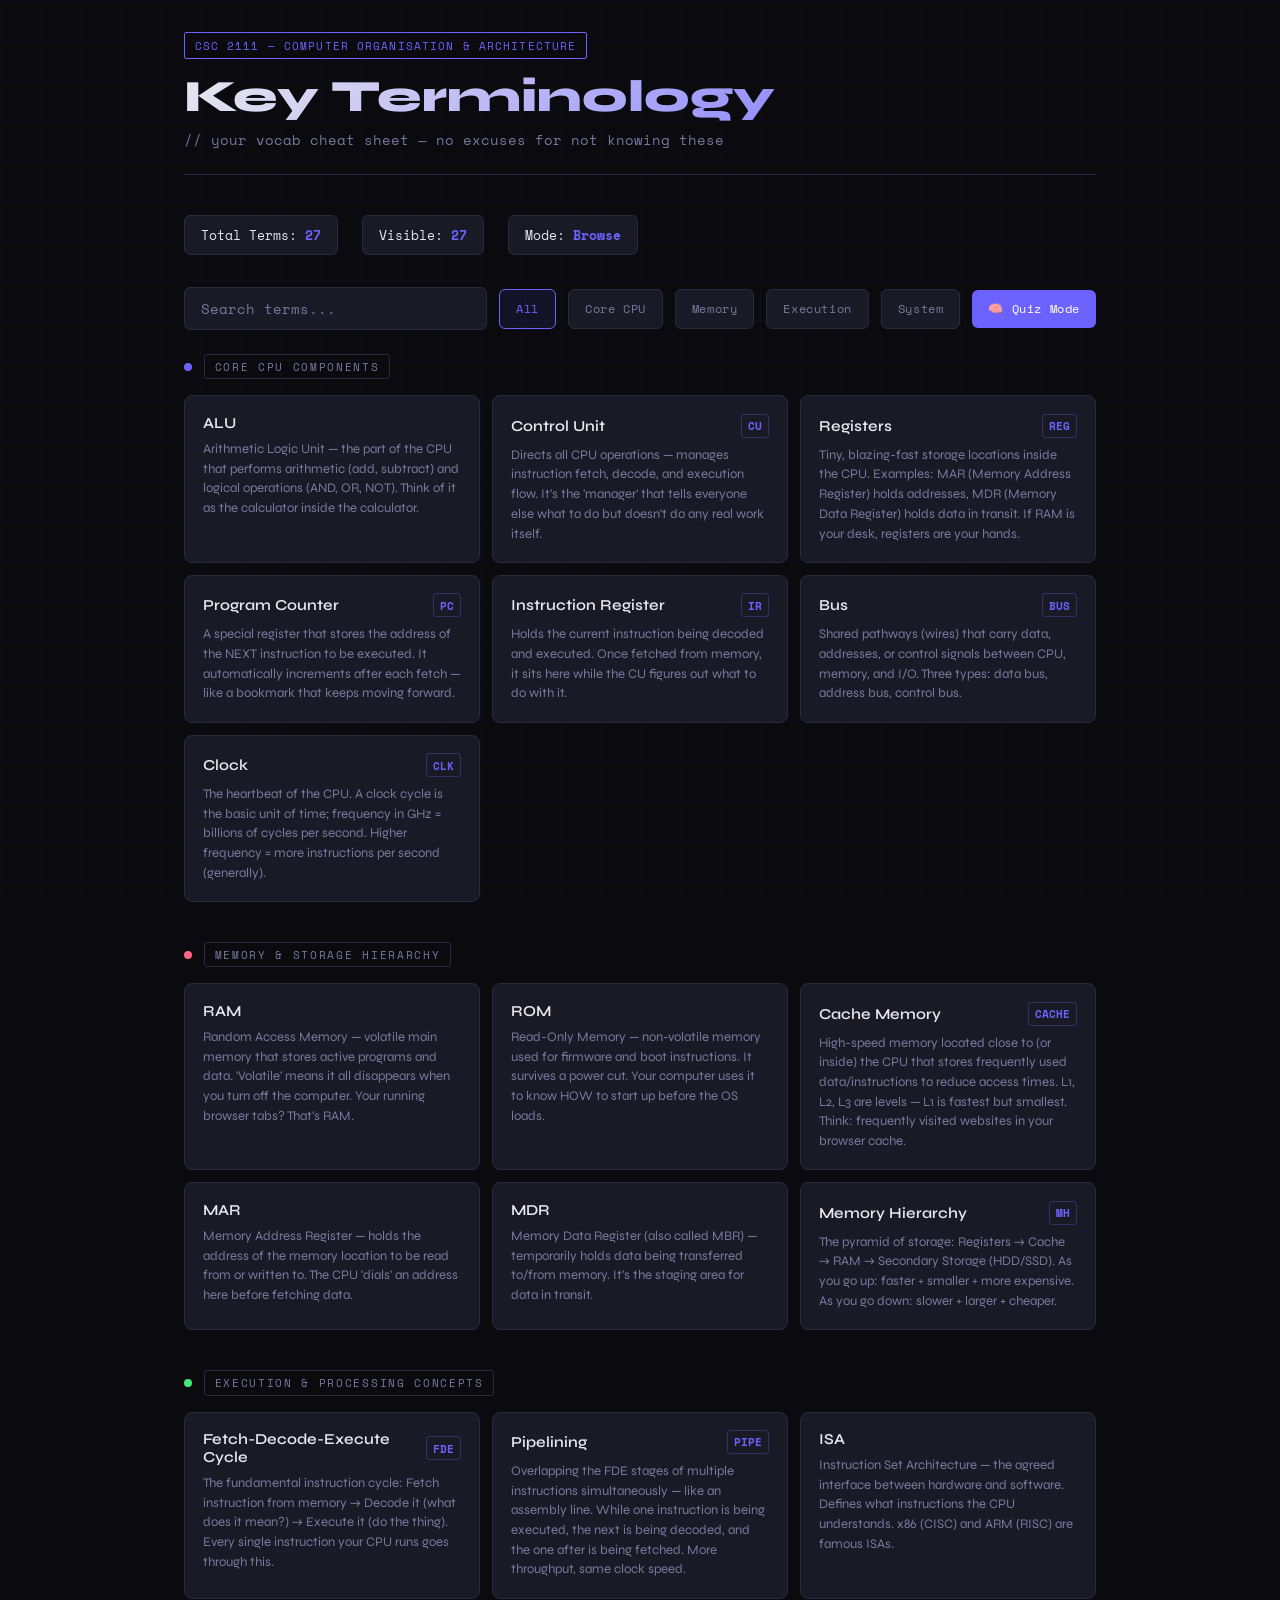
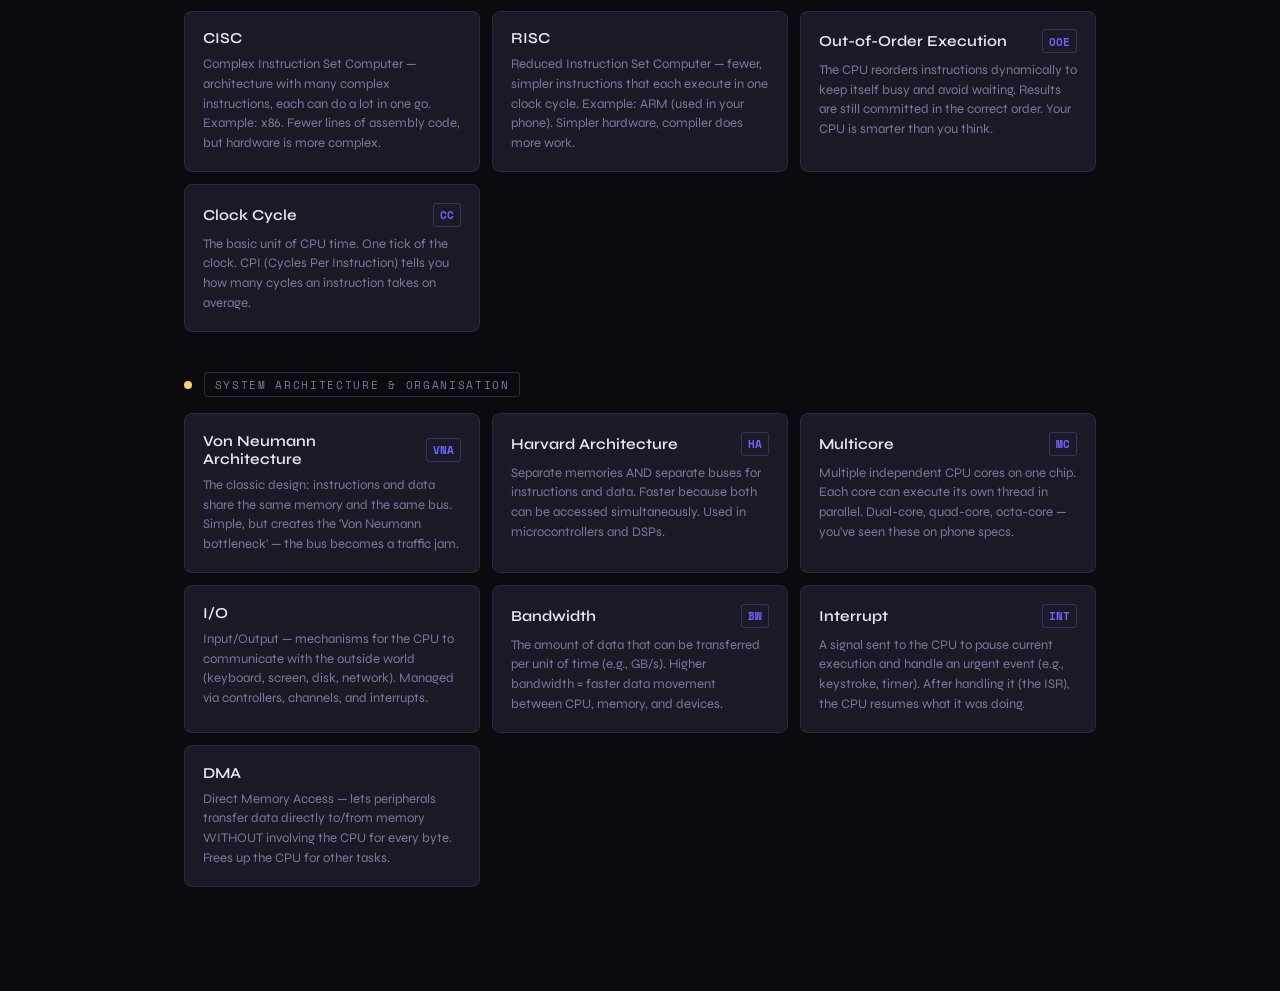
<file: csc2111_terminology.html>
<!DOCTYPE html>
<html lang="en">
<head>
<meta charset="UTF-8">
<meta name="viewport" content="width=device-width, initial-scale=1.0">
<title>CSC 2111 — Key Terminology</title>
<link href="https://fonts.googleapis.com/css2?family=Space+Mono:wght@400;700&family=Syne:wght@400;600;800&display=swap" rel="stylesheet">
<style>
  :root {
    --bg: #0a0a0f;
    --surface: #12121a;
    --card: #1a1a26;
    --border: #2a2a3e;
    --accent: #6c63ff;
    --accent2: #ff6584;
    --accent3: #43e97b;
    --text: #e8e8f0;
    --muted: #7878a0;
    --mono: 'Space Mono', monospace;
    --sans: 'Syne', sans-serif;
  }

  * { box-sizing: border-box; margin: 0; padding: 0; }

  body {
    background: var(--bg);
    color: var(--text);
    font-family: var(--sans);
    min-height: 100vh;
    overflow-x: hidden;
  }

  /* Animated background grid */
  body::before {
    content: '';
    position: fixed;
    inset: 0;
    background-image:
      linear-gradient(rgba(108,99,255,0.04) 1px, transparent 1px),
      linear-gradient(90deg, rgba(108,99,255,0.04) 1px, transparent 1px);
    background-size: 40px 40px;
    pointer-events: none;
    z-index: 0;
  }

  .container {
    max-width: 960px;
    margin: 0 auto;
    padding: 2rem 1.5rem 4rem;
    position: relative;
    z-index: 1;
  }

  header {
    margin-bottom: 2.5rem;
    border-bottom: 1px solid var(--border);
    padding-bottom: 1.5rem;
  }

  .course-tag {
    display: inline-block;
    font-family: var(--mono);
    font-size: 0.7rem;
    color: var(--accent);
    border: 1px solid var(--accent);
    padding: 0.25rem 0.6rem;
    border-radius: 2px;
    margin-bottom: 0.8rem;
    letter-spacing: 0.1em;
    text-transform: uppercase;
  }

  h1 {
    font-size: clamp(1.8rem, 5vw, 2.8rem);
    font-weight: 800;
    line-height: 1.1;
    margin-bottom: 0.5rem;
    background: linear-gradient(135deg, var(--text), var(--accent));
    -webkit-background-clip: text;
    -webkit-text-fill-color: transparent;
    background-clip: text;
  }

  .subtitle {
    color: var(--muted);
    font-size: 0.9rem;
    font-family: var(--mono);
  }

  /* Stats bar */
  .stats {
    display: flex;
    gap: 1.5rem;
    margin-bottom: 2rem;
    flex-wrap: wrap;
  }

  .stat {
    background: var(--card);
    border: 1px solid var(--border);
    padding: 0.6rem 1rem;
    border-radius: 6px;
    font-family: var(--mono);
    font-size: 0.8rem;
  }

  .stat span {
    color: var(--accent);
    font-weight: 700;
  }

  /* Controls */
  .controls {
    display: flex;
    gap: 0.75rem;
    margin-bottom: 1.5rem;
    flex-wrap: wrap;
    align-items: center;
  }

  .search-box {
    flex: 1;
    min-width: 200px;
    background: var(--card);
    border: 1px solid var(--border);
    color: var(--text);
    font-family: var(--mono);
    font-size: 0.85rem;
    padding: 0.65rem 1rem;
    border-radius: 6px;
    outline: none;
    transition: border-color 0.2s;
  }

  .search-box:focus { border-color: var(--accent); }
  .search-box::placeholder { color: var(--muted); }

  .filter-btn {
    background: var(--card);
    border: 1px solid var(--border);
    color: var(--muted);
    font-family: var(--mono);
    font-size: 0.75rem;
    padding: 0.65rem 1rem;
    border-radius: 6px;
    cursor: pointer;
    transition: all 0.2s;
    letter-spacing: 0.05em;
  }

  .filter-btn:hover, .filter-btn.active {
    border-color: var(--accent);
    color: var(--accent);
    background: rgba(108,99,255,0.1);
  }

  /* Mode toggle */
  .mode-toggle {
    background: var(--accent);
    border: none;
    color: white;
    font-family: var(--mono);
    font-size: 0.75rem;
    padding: 0.65rem 1rem;
    border-radius: 6px;
    cursor: pointer;
    transition: opacity 0.2s;
    letter-spacing: 0.05em;
  }

  .mode-toggle:hover { opacity: 0.85; }

  /* Category sections */
  .category {
    margin-bottom: 2.5rem;
  }

  .category-header {
    display: flex;
    align-items: center;
    gap: 0.75rem;
    margin-bottom: 1rem;
  }

  .category-label {
    font-family: var(--mono);
    font-size: 0.7rem;
    text-transform: uppercase;
    letter-spacing: 0.15em;
    color: var(--muted);
    padding: 0.2rem 0.6rem;
    border: 1px solid var(--border);
    border-radius: 3px;
  }

  .category-dot {
    width: 8px;
    height: 8px;
    border-radius: 50%;
    flex-shrink: 0;
  }

  .cat-core .category-dot { background: var(--accent); }
  .cat-memory .category-dot { background: var(--accent2); }
  .cat-execution .category-dot { background: var(--accent3); }
  .cat-system .category-dot { background: #ffd166; }

  .terms-grid {
    display: grid;
    grid-template-columns: repeat(auto-fill, minmax(280px, 1fr));
    gap: 0.75rem;
  }

  /* Term cards */
  .term-card {
    background: var(--card);
    border: 1px solid var(--border);
    border-radius: 8px;
    padding: 1.1rem;
    cursor: pointer;
    transition: all 0.2s;
    position: relative;
    overflow: hidden;
  }

  .term-card::before {
    content: '';
    position: absolute;
    top: 0; left: 0; right: 0;
    height: 2px;
    opacity: 0;
    transition: opacity 0.2s;
  }

  .cat-core .term-card::before { background: var(--accent); }
  .cat-memory .term-card::before { background: var(--accent2); }
  .cat-execution .term-card::before { background: var(--accent3); }
  .cat-system .term-card::before { background: #ffd166; }

  .term-card:hover {
    border-color: var(--accent);
    transform: translateY(-2px);
    box-shadow: 0 8px 24px rgba(108,99,255,0.15);
  }

  .term-card:hover::before { opacity: 1; }

  .term-name {
    font-weight: 600;
    font-size: 0.95rem;
    margin-bottom: 0.5rem;
    display: flex;
    align-items: center;
    justify-content: space-between;
    gap: 0.5rem;
  }

  .term-abbr {
    font-family: var(--mono);
    font-size: 0.7rem;
    color: var(--accent);
    border: 1px solid rgba(108,99,255,0.3);
    padding: 0.15rem 0.4rem;
    border-radius: 3px;
    white-space: nowrap;
  }

  .term-def {
    font-size: 0.82rem;
    color: var(--muted);
    line-height: 1.5;
  }

  /* Quiz mode */
  .quiz-mode .term-def {
    display: none;
  }

  .quiz-mode .term-card {
    cursor: pointer;
    user-select: none;
  }

  .quiz-mode .term-card.revealed .term-def {
    display: block;
    animation: fadeIn 0.3s ease;
  }

  .quiz-mode .term-card:not(.revealed)::after {
    content: 'TAP TO REVEAL';
    display: block;
    font-family: var(--mono);
    font-size: 0.65rem;
    letter-spacing: 0.1em;
    color: var(--muted);
    margin-top: 0.5rem;
  }

  .reveal-hint {
    display: none;
    font-family: var(--mono);
    font-size: 0.75rem;
    color: var(--accent2);
    margin-bottom: 1rem;
    padding: 0.5rem 1rem;
    border: 1px solid rgba(255,101,132,0.3);
    border-radius: 6px;
    background: rgba(255,101,132,0.05);
  }

  .quiz-mode ~ * .reveal-hint,
  .quiz-mode + .reveal-hint { display: block; }

  @keyframes fadeIn {
    from { opacity: 0; transform: translateY(4px); }
    to { opacity: 1; transform: translateY(0); }
  }

  /* Empty state */
  .empty-state {
    text-align: center;
    padding: 3rem;
    color: var(--muted);
    font-family: var(--mono);
    font-size: 0.85rem;
    display: none;
  }

  .hidden { display: none !important; }

  /* Scrollbar */
  ::-webkit-scrollbar { width: 6px; }
  ::-webkit-scrollbar-track { background: var(--bg); }
  ::-webkit-scrollbar-thumb { background: var(--border); border-radius: 3px; }

  /* Responsive */
  @media (max-width: 600px) {
    .terms-grid { grid-template-columns: 1fr; }
    .controls { flex-direction: column; align-items: stretch; }
    .filter-btn, .mode-toggle { text-align: center; }
  }
</style>
</head>
<body>
<div class="container">

  <header>
    <div class="course-tag">CSC 2111 — Computer Organisation &amp; Architecture</div>
    <h1>Key Terminology</h1>
    <p class="subtitle">// your vocab cheat sheet — no excuses for not knowing these</p>
  </header>

  <div class="stats">
    <div class="stat">Total Terms: <span id="total-count">0</span></div>
    <div class="stat">Visible: <span id="visible-count">0</span></div>
    <div class="stat">Mode: <span id="mode-label">Browse</span></div>
  </div>

  <div class="controls">
    <input class="search-box" type="text" placeholder="Search terms..." id="search" oninput="filterTerms()">
    <button class="filter-btn active" onclick="filterCat('all', this)">All</button>
    <button class="filter-btn" onclick="filterCat('core', this)">Core CPU</button>
    <button class="filter-btn" onclick="filterCat('memory', this)">Memory</button>
    <button class="filter-btn" onclick="filterCat('execution', this)">Execution</button>
    <button class="filter-btn" onclick="filterCat('system', this)">System</button>
    <button class="mode-toggle" onclick="toggleQuiz()" id="quiz-btn">🧠 Quiz Mode</button>
  </div>

  <div id="reveal-hint" class="reveal-hint">📌 Quiz mode active — tap any card to reveal its definition. See if you ACTUALLY know it before clicking.</div>

  <div id="terms-container"></div>
  <div class="empty-state" id="empty-state">No terms match your search. Try something else.</div>

</div>

<script>
const terms = {
  core: {
    label: "Core CPU Components",
    color: "#6c63ff",
    cat: "cat-core",
    items: [
      { name: "ALU", abbr: "ALU", def: "Arithmetic Logic Unit — the part of the CPU that performs arithmetic (add, subtract) and logical operations (AND, OR, NOT). Think of it as the calculator inside the calculator." },
      { name: "Control Unit", abbr: "CU", def: "Directs all CPU operations — manages instruction fetch, decode, and execution flow. It's the 'manager' that tells everyone else what to do but doesn't do any real work itself." },
      { name: "Registers", abbr: "REG", def: "Tiny, blazing-fast storage locations inside the CPU. Examples: MAR (Memory Address Register) holds addresses, MDR (Memory Data Register) holds data in transit. If RAM is your desk, registers are your hands." },
      { name: "Program Counter", abbr: "PC", def: "A special register that stores the address of the NEXT instruction to be executed. It automatically increments after each fetch — like a bookmark that keeps moving forward." },
      { name: "Instruction Register", abbr: "IR", def: "Holds the current instruction being decoded and executed. Once fetched from memory, it sits here while the CU figures out what to do with it." },
      { name: "Bus", abbr: "BUS", def: "Shared pathways (wires) that carry data, addresses, or control signals between CPU, memory, and I/O. Three types: data bus, address bus, control bus." },
      { name: "Clock", abbr: "CLK", def: "The heartbeat of the CPU. A clock cycle is the basic unit of time; frequency in GHz = billions of cycles per second. Higher frequency = more instructions per second (generally)." },
    ]
  },
  memory: {
    label: "Memory & Storage Hierarchy",
    color: "#ff6584",
    cat: "cat-memory",
    items: [
      { name: "RAM", abbr: "RAM", def: "Random Access Memory — volatile main memory that stores active programs and data. 'Volatile' means it all disappears when you turn off the computer. Your running browser tabs? That's RAM." },
      { name: "ROM", abbr: "ROM", def: "Read-Only Memory — non-volatile memory used for firmware and boot instructions. It survives a power cut. Your computer uses it to know HOW to start up before the OS loads." },
      { name: "Cache Memory", abbr: "CACHE", def: "High-speed memory located close to (or inside) the CPU that stores frequently used data/instructions to reduce access times. L1, L2, L3 are levels — L1 is fastest but smallest. Think: frequently visited websites in your browser cache." },
      { name: "MAR", abbr: "MAR", def: "Memory Address Register — holds the address of the memory location to be read from or written to. The CPU 'dials' an address here before fetching data." },
      { name: "MDR", abbr: "MDR", def: "Memory Data Register (also called MBR) — temporarily holds data being transferred to/from memory. It's the staging area for data in transit." },
      { name: "Memory Hierarchy", abbr: "MH", def: "The pyramid of storage: Registers → Cache → RAM → Secondary Storage (HDD/SSD). As you go up: faster + smaller + more expensive. As you go down: slower + larger + cheaper." },
    ]
  },
  execution: {
    label: "Execution & Processing Concepts",
    color: "#43e97b",
    cat: "cat-execution",
    items: [
      { name: "Fetch-Decode-Execute Cycle", abbr: "FDE", def: "The fundamental instruction cycle: Fetch instruction from memory → Decode it (what does it mean?) → Execute it (do the thing). Every single instruction your CPU runs goes through this." },
      { name: "Pipelining", abbr: "PIPE", def: "Overlapping the FDE stages of multiple instructions simultaneously — like an assembly line. While one instruction is being executed, the next is being decoded, and the one after is being fetched. More throughput, same clock speed." },
      { name: "ISA", abbr: "ISA", def: "Instruction Set Architecture — the agreed interface between hardware and software. Defines what instructions the CPU understands. x86 (CISC) and ARM (RISC) are famous ISAs." },
      { name: "CISC", abbr: "CISC", def: "Complex Instruction Set Computer — architecture with many complex instructions, each can do a lot in one go. Example: x86. Fewer lines of assembly code, but hardware is more complex." },
      { name: "RISC", abbr: "RISC", def: "Reduced Instruction Set Computer — fewer, simpler instructions that each execute in one clock cycle. Example: ARM (used in your phone). Simpler hardware, compiler does more work." },
      { name: "Out-of-Order Execution", abbr: "OOE", def: "The CPU reorders instructions dynamically to keep itself busy and avoid waiting. Results are still committed in the correct order. Your CPU is smarter than you think." },
      { name: "Clock Cycle", abbr: "CC", def: "The basic unit of CPU time. One tick of the clock. CPI (Cycles Per Instruction) tells you how many cycles an instruction takes on average." },
    ]
  },
  system: {
    label: "System Architecture & Organisation",
    color: "#ffd166",
    cat: "cat-system",
    items: [
      { name: "Von Neumann Architecture", abbr: "VNA", def: "The classic design: instructions and data share the same memory and the same bus. Simple, but creates the 'Von Neumann bottleneck' — the bus becomes a traffic jam." },
      { name: "Harvard Architecture", abbr: "HA", def: "Separate memories AND separate buses for instructions and data. Faster because both can be accessed simultaneously. Used in microcontrollers and DSPs." },
      { name: "Multicore", abbr: "MC", def: "Multiple independent CPU cores on one chip. Each core can execute its own thread in parallel. Dual-core, quad-core, octa-core — you've seen these on phone specs." },
      { name: "I/O", abbr: "I/O", def: "Input/Output — mechanisms for the CPU to communicate with the outside world (keyboard, screen, disk, network). Managed via controllers, channels, and interrupts." },
      { name: "Bandwidth", abbr: "BW", def: "The amount of data that can be transferred per unit of time (e.g., GB/s). Higher bandwidth = faster data movement between CPU, memory, and devices." },
      { name: "Interrupt", abbr: "INT", def: "A signal sent to the CPU to pause current execution and handle an urgent event (e.g., keystroke, timer). After handling it (the ISR), the CPU resumes what it was doing." },
      { name: "DMA", abbr: "DMA", def: "Direct Memory Access — lets peripherals transfer data directly to/from memory WITHOUT involving the CPU for every byte. Frees up the CPU for other tasks." },
    ]
  }
};

let currentCat = 'all';
let quizMode = false;

function buildTerms() {
  const container = document.getElementById('terms-container');
  container.innerHTML = '';
  
  let totalCount = 0;

  for (const [catKey, catData] of Object.entries(terms)) {
    const section = document.createElement('div');
    section.className = `category ${catData.cat}`;
    section.dataset.cat = catKey;

    section.innerHTML = `
      <div class="category-header">
        <div class="category-dot"></div>
        <span class="category-label">${catData.label}</span>
      </div>
      <div class="terms-grid" id="grid-${catKey}"></div>
    `;

    container.appendChild(section);
    const grid = document.getElementById(`grid-${catKey}`);

    for (const term of catData.items) {
      totalCount++;
      const card = document.createElement('div');
      card.className = 'term-card';
      card.dataset.name = term.name.toLowerCase();
      card.dataset.def = term.def.toLowerCase();
      card.dataset.cat = catKey;
      card.innerHTML = `
        <div class="term-name">
          ${term.name}
          ${term.abbr !== term.name ? `<span class="term-abbr">${term.abbr}</span>` : ''}
        </div>
        <div class="term-def">${term.def}</div>
      `;
      card.addEventListener('click', () => {
        if (quizMode) card.classList.toggle('revealed');
      });
      grid.appendChild(card);
    }
  }

  document.getElementById('total-count').textContent = totalCount;
  updateVisibleCount();
}

function filterCat(cat, btn) {
  currentCat = cat;
  document.querySelectorAll('.filter-btn').forEach(b => b.classList.remove('active'));
  btn.classList.add('active');
  filterTerms();
}

function filterTerms() {
  const query = document.getElementById('search').value.toLowerCase().trim();
  let visible = 0;

  document.querySelectorAll('.category').forEach(section => {
    const catKey = section.dataset.cat;
    const catVisible = currentCat === 'all' || currentCat === catKey;
    let sectionHasVisible = false;

    section.querySelectorAll('.term-card').forEach(card => {
      const nameMatch = card.dataset.name.includes(query);
      const defMatch = card.dataset.def.includes(query);
      const show = catVisible && (nameMatch || defMatch);
      card.classList.toggle('hidden', !show);
      if (show) { visible++; sectionHasVisible = true; }
    });

    section.classList.toggle('hidden', !sectionHasVisible);
  });

  document.getElementById('visible-count').textContent = visible;
  document.getElementById('empty-state').style.display = visible === 0 ? 'block' : 'none';
}

function updateVisibleCount() {
  const visible = document.querySelectorAll('.term-card:not(.hidden)').length;
  document.getElementById('visible-count').textContent = visible;
}

function toggleQuiz() {
  quizMode = !quizMode;
  const container = document.getElementById('terms-container');
  const hint = document.getElementById('reveal-hint');
  const btn = document.getElementById('quiz-btn');
  const modeLabel = document.getElementById('mode-label');

  if (quizMode) {
    container.classList.add('quiz-mode');
    document.querySelectorAll('.term-card').forEach(c => c.classList.remove('revealed'));
    hint.style.display = 'block';
    btn.textContent = '📖 Browse Mode';
    modeLabel.textContent = 'Quiz';
  } else {
    container.classList.remove('quiz-mode');
    hint.style.display = 'none';
    btn.textContent = '🧠 Quiz Mode';
    modeLabel.textContent = 'Browse';
  }
}

buildTerms();
</script>
</body>
</html>
</file>
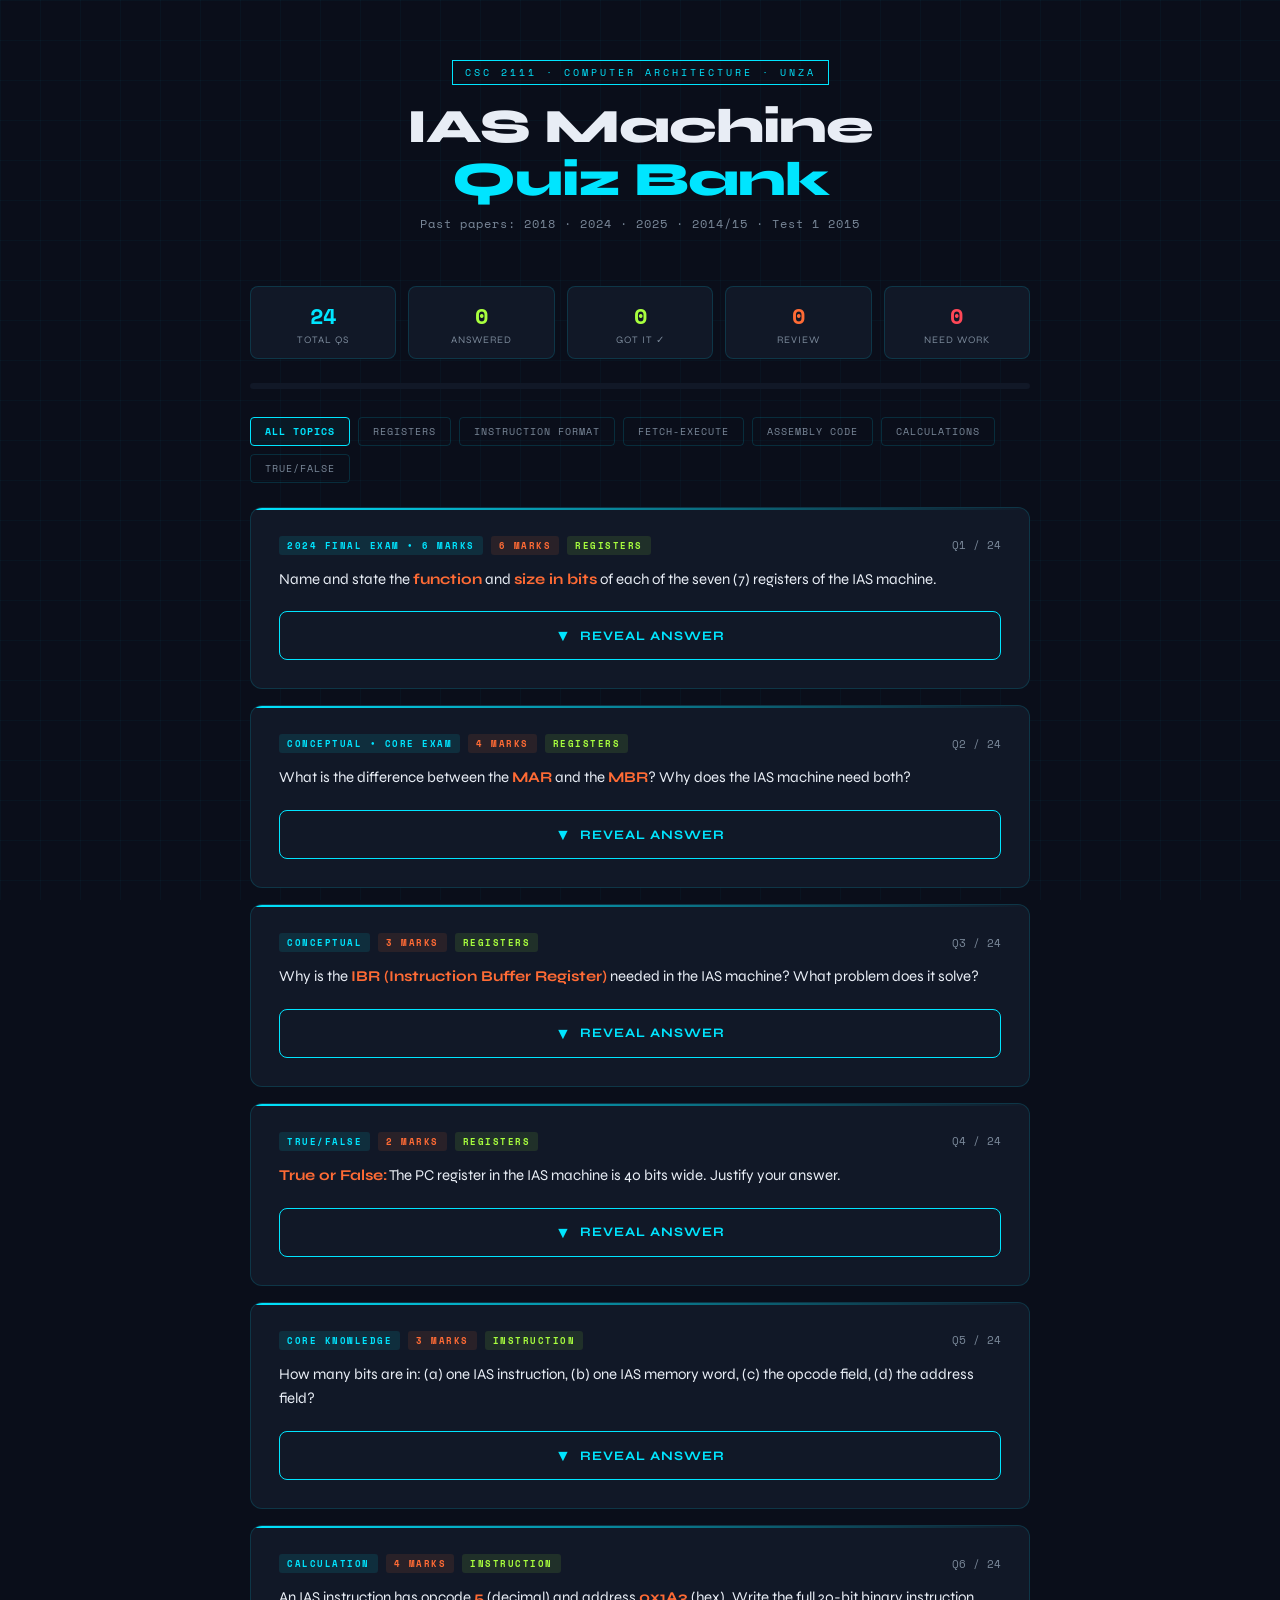
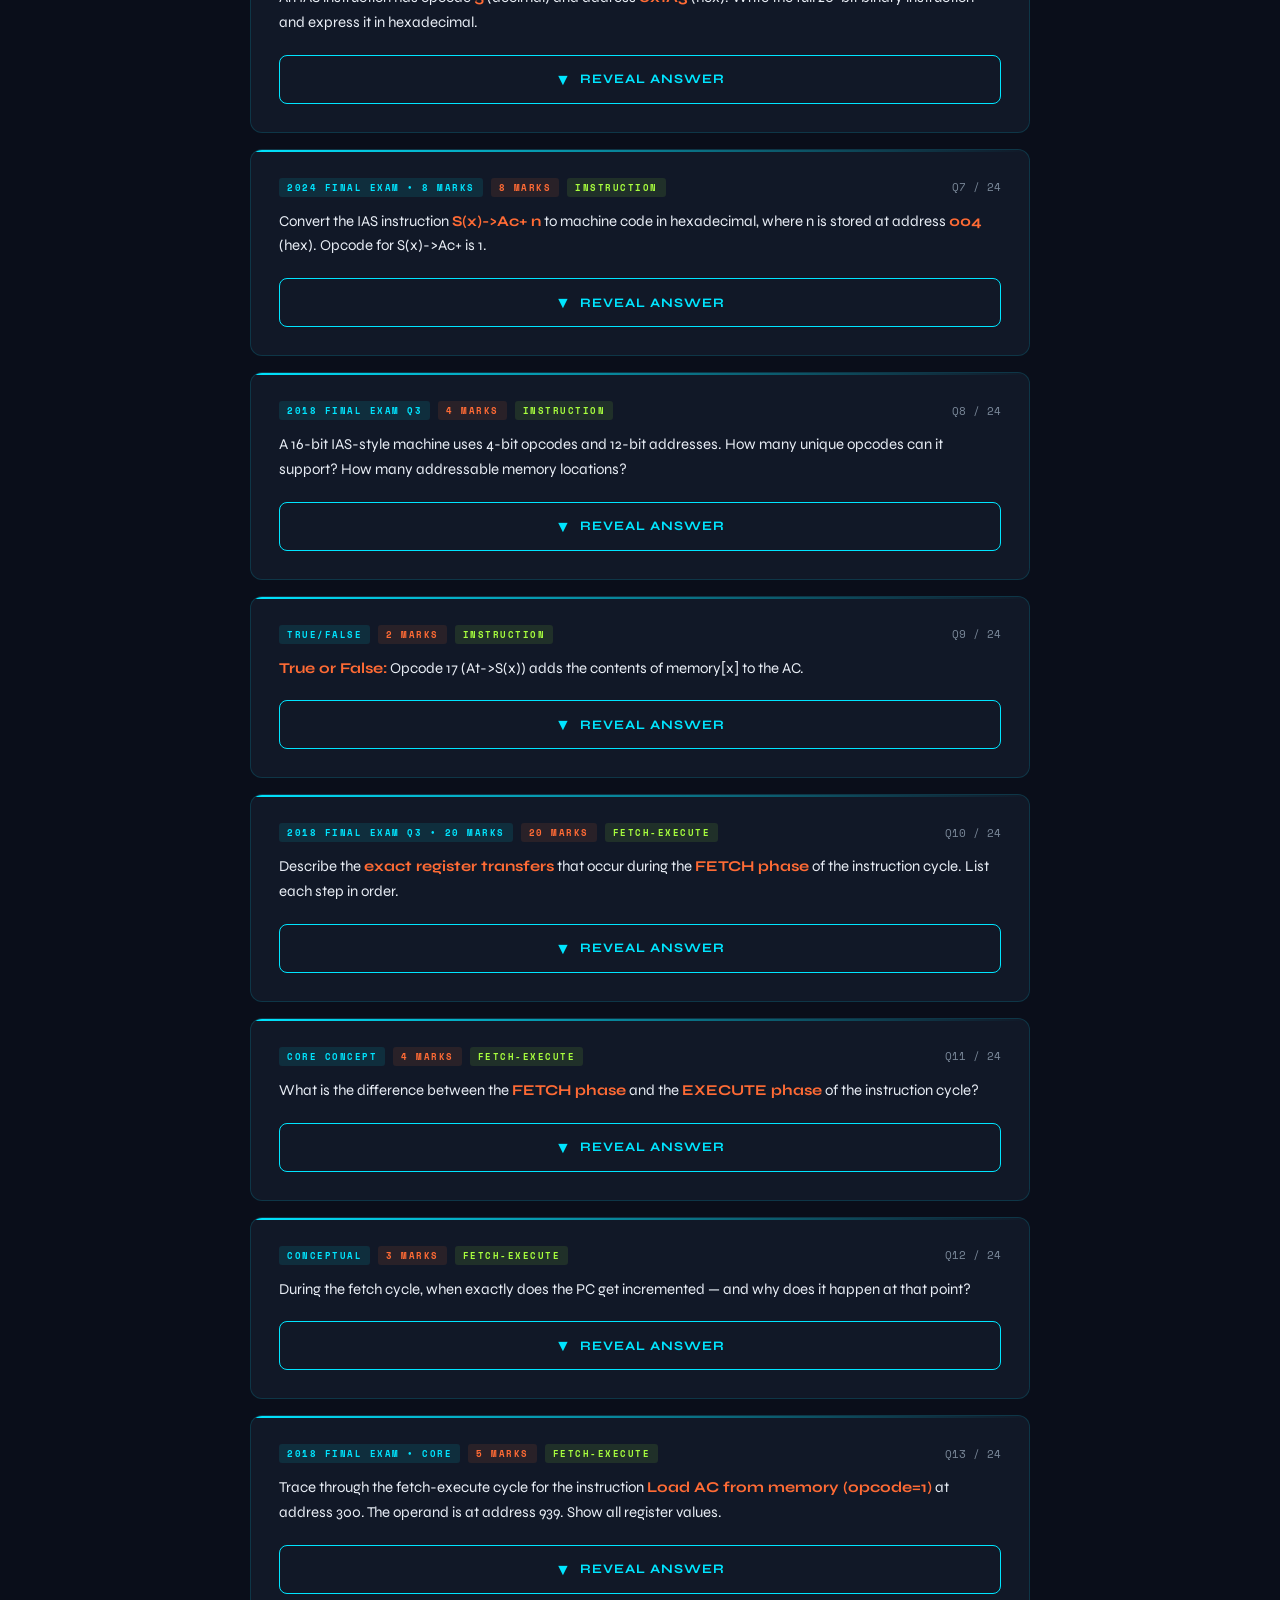
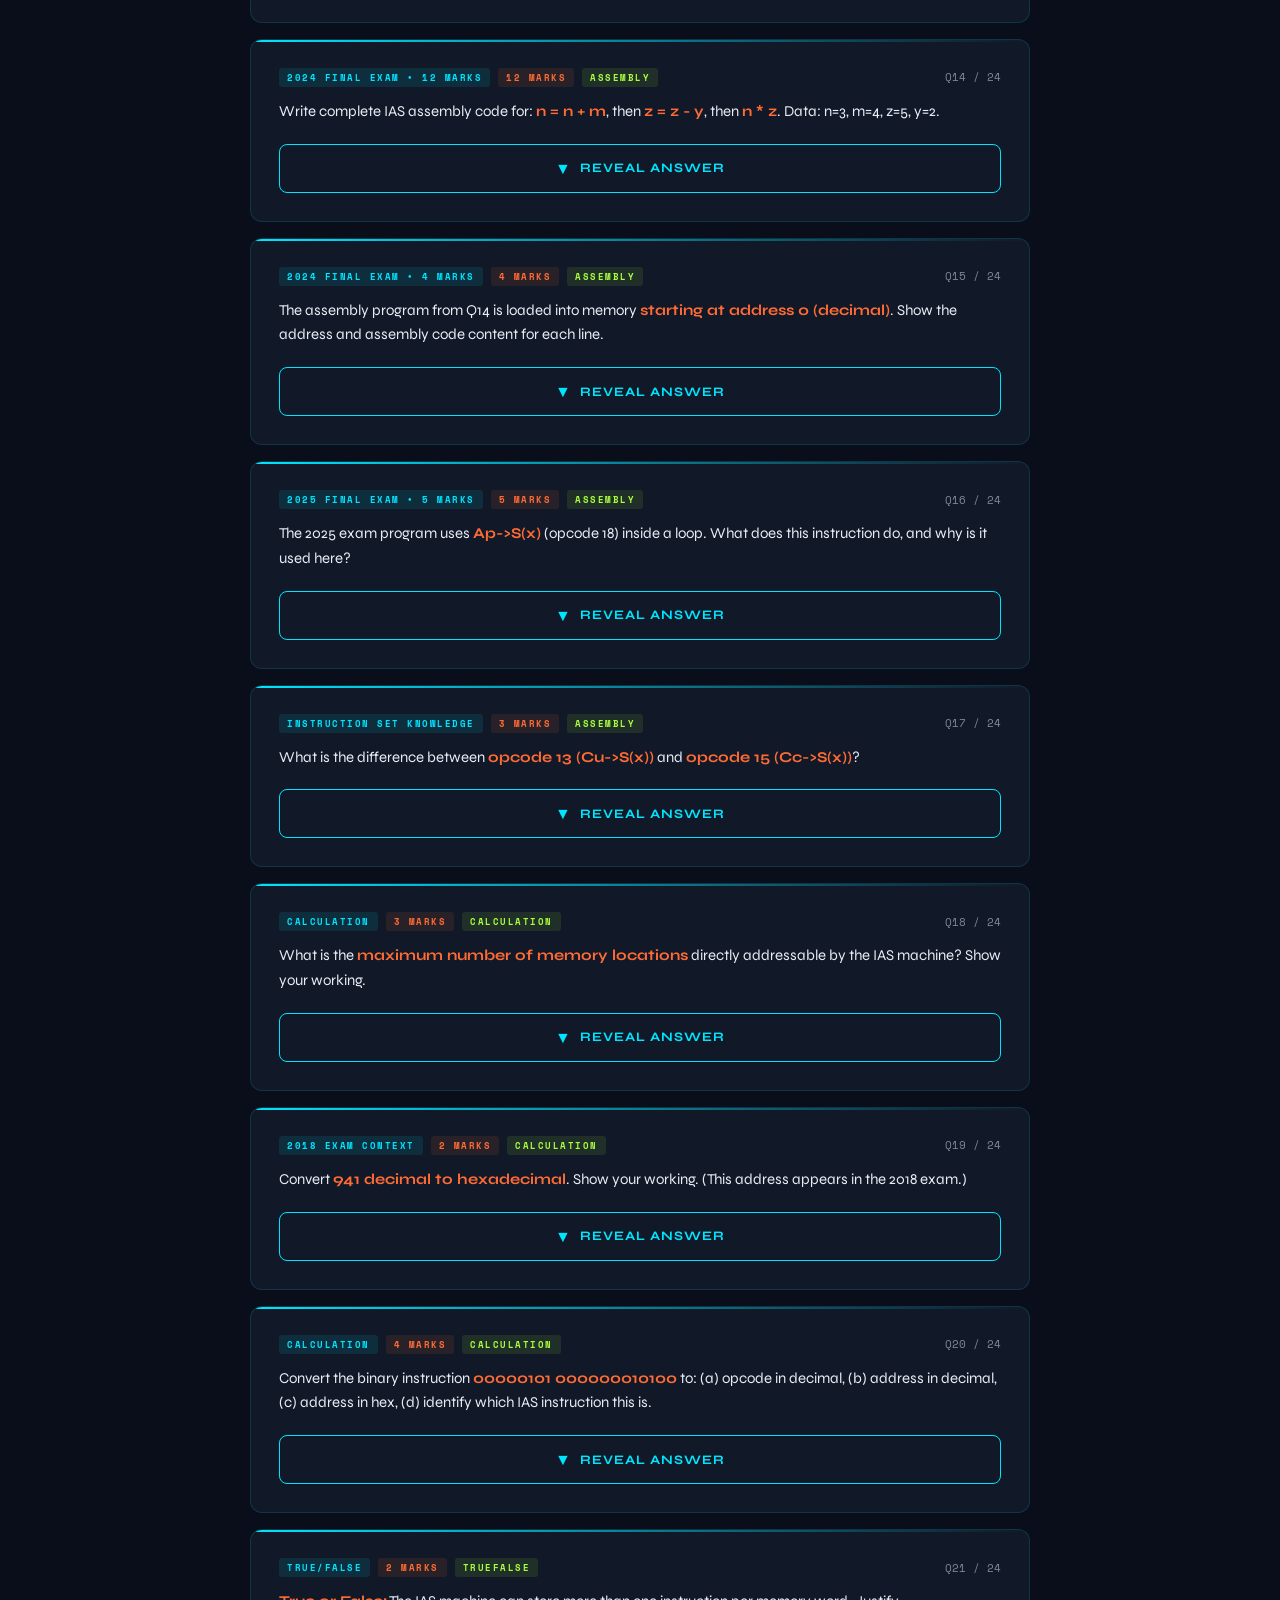
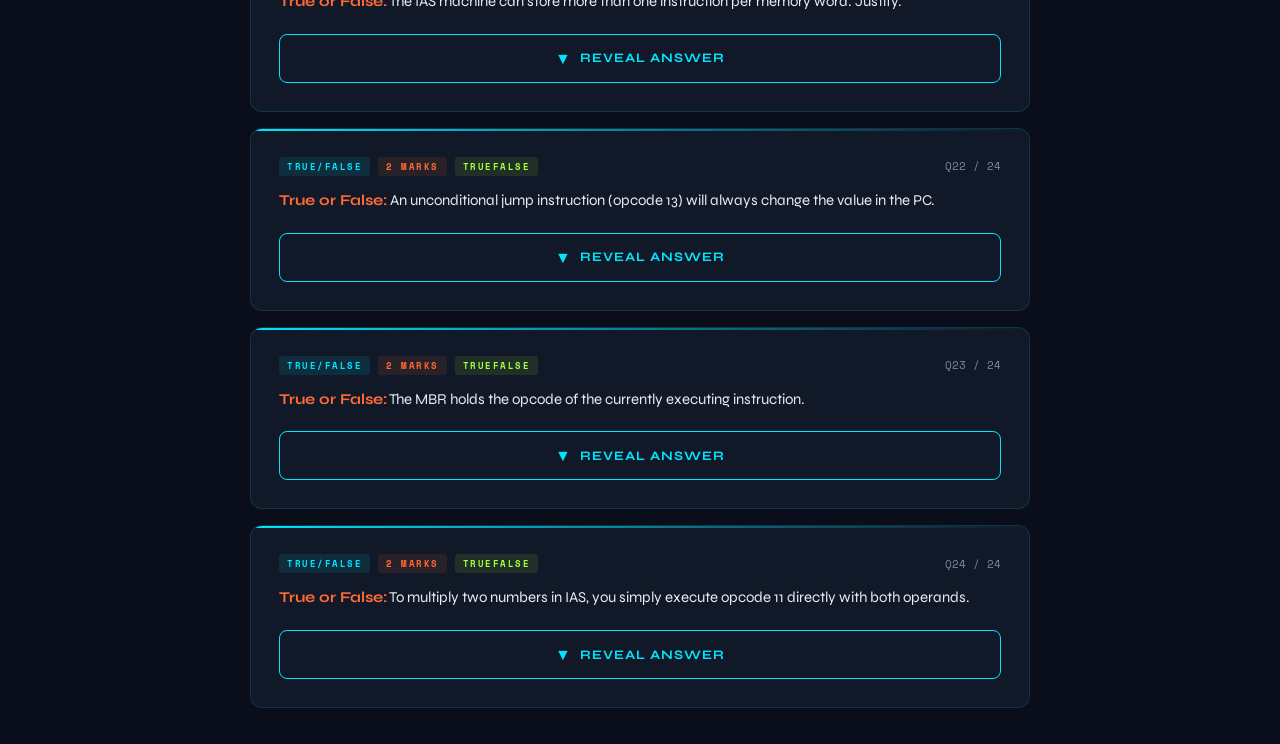
<file: IAS_Quiz_CSC2111.html>
<!DOCTYPE html>
<html lang="en">
<head>
<meta charset="UTF-8">
<meta name="viewport" content="width=device-width, initial-scale=1.0">
<title>IAS Machine Quiz — CSC 2111</title>
<link href="https://fonts.googleapis.com/css2?family=Space+Mono:wght@400;700&family=Syne:wght@400;600;700;800&display=swap" rel="stylesheet">
<style>
  :root {
    --bg: #0a0e1a;
    --surface: #111827;
    --surface2: #1a2235;
    --accent: #00e5ff;
    --accent2: #ff6b35;
    --accent3: #a8ff3e;
    --text: #e8edf5;
    --text-dim: #7a8899;
    --correct: #a8ff3e;
    --wrong: #ff4757;
    --border: rgba(0,229,255,0.15);
    --glow: 0 0 20px rgba(0,229,255,0.3);
  }

  * { margin:0; padding:0; box-sizing:border-box; }

  body {
    font-family: 'Syne', sans-serif;
    background: var(--bg);
    color: var(--text);
    min-height: 100vh;
    overflow-x: hidden;
  }

  /* Animated background grid */
  body::before {
    content:'';
    position:fixed; inset:0;
    background-image:
      linear-gradient(rgba(0,229,255,0.03) 1px, transparent 1px),
      linear-gradient(90deg, rgba(0,229,255,0.03) 1px, transparent 1px);
    background-size: 40px 40px;
    z-index:0;
    pointer-events:none;
  }

  .container {
    max-width: 820px;
    margin: 0 auto;
    padding: 20px;
    position:relative; z-index:1;
  }

  /* ── HEADER ── */
  header {
    text-align:center;
    padding: 40px 0 30px;
    position:relative;
  }
  .tag {
    display:inline-block;
    font-family:'Space Mono', monospace;
    font-size:10px;
    letter-spacing:3px;
    color: var(--accent);
    border:1px solid var(--accent);
    padding:4px 12px;
    margin-bottom:16px;
    text-transform:uppercase;
  }
  h1 {
    font-size: clamp(28px,5vw,48px);
    font-weight:800;
    line-height:1.1;
    letter-spacing:-1px;
  }
  h1 span { color: var(--accent); }
  .subtitle {
    margin-top:8px;
    color: var(--text-dim);
    font-family:'Space Mono',monospace;
    font-size:12px;
    letter-spacing:1px;
  }

  /* ── STATS BAR ── */
  .stats-bar {
    display:flex; gap:12px;
    margin:24px 0;
    flex-wrap:wrap;
  }
  .stat-pill {
    flex:1; min-width:100px;
    background: var(--surface);
    border:1px solid var(--border);
    border-radius:8px;
    padding:12px 16px;
    text-align:center;
  }
  .stat-pill .val {
    font-family:'Space Mono',monospace;
    font-size:22px;
    font-weight:700;
    color: var(--accent);
  }
  .stat-pill .lbl {
    font-size:10px;
    color: var(--text-dim);
    text-transform:uppercase;
    letter-spacing:1px;
    margin-top:2px;
  }

  /* ── PROGRESS ── */
  .progress-wrap {
    background: var(--surface);
    border-radius:4px;
    height:6px;
    margin-bottom:28px;
    overflow:hidden;
  }
  .progress-bar {
    height:100%;
    background: linear-gradient(90deg, var(--accent), var(--accent3));
    border-radius:4px;
    transition: width 0.5s cubic-bezier(0.4,0,0.2,1);
    box-shadow: var(--glow);
  }

  /* ── FILTER TABS ── */
  .filter-wrap {
    display:flex; gap:8px; flex-wrap:wrap;
    margin-bottom:24px;
  }
  .filter-btn {
    font-family:'Space Mono',monospace;
    font-size:10px;
    letter-spacing:1px;
    text-transform:uppercase;
    padding:6px 14px;
    border:1px solid var(--border);
    background:transparent;
    color: var(--text-dim);
    border-radius:4px;
    cursor:pointer;
    transition:all 0.2s;
  }
  .filter-btn:hover, .filter-btn.active {
    border-color: var(--accent);
    color: var(--accent);
    background: rgba(0,229,255,0.05);
  }
  .filter-btn.active { font-weight:700; }

  /* ── CARD ── */
  .card {
    background: var(--surface);
    border:1px solid var(--border);
    border-radius:12px;
    padding:28px;
    margin-bottom:16px;
    transition: transform 0.2s, box-shadow 0.2s;
    position:relative;
    overflow:hidden;
    animation: slideIn 0.35s ease both;
  }
  .card::before {
    content:'';
    position:absolute;
    top:0; left:0; right:0;
    height:2px;
    background: linear-gradient(90deg, var(--accent), transparent);
  }
  @keyframes slideIn {
    from { opacity:0; transform:translateY(16px); }
    to   { opacity:1; transform:translateY(0); }
  }
  .card:hover { transform:translateY(-2px); box-shadow: var(--glow); }

  .card-meta {
    display:flex; gap:8px; align-items:center;
    margin-bottom:12px; flex-wrap:wrap;
  }
  .badge {
    font-family:'Space Mono',monospace;
    font-size:9px;
    letter-spacing:1.5px;
    text-transform:uppercase;
    padding:3px 8px;
    border-radius:3px;
    font-weight:700;
  }
  .badge-source { background:rgba(0,229,255,0.1); color:var(--accent); }
  .badge-marks  { background:rgba(255,107,53,0.1); color:var(--accent2); }
  .badge-topic  { background:rgba(168,255,62,0.1); color:var(--accent3); }
  .q-num {
    font-family:'Space Mono',monospace;
    font-size:11px; color:var(--text-dim);
    margin-left:auto;
  }

  .question-text {
    font-size:15px; line-height:1.65;
    margin-bottom:20px;
    color: var(--text);
  }
  .question-text strong { color: var(--accent2); }

  /* ── ANSWER AREA ── */
  .answer-area { position:relative; }
  .reveal-btn {
    width:100%;
    font-family:'Syne',sans-serif;
    font-size:13px;
    font-weight:700;
    letter-spacing:1px;
    text-transform:uppercase;
    padding:14px 20px;
    background: transparent;
    border:1.5px solid var(--accent);
    color: var(--accent);
    border-radius:8px;
    cursor:pointer;
    transition:all 0.2s;
    display:flex; align-items:center; justify-content:center; gap:8px;
  }
  .reveal-btn:hover {
    background: rgba(0,229,255,0.08);
    box-shadow: var(--glow);
    transform:translateY(-1px);
  }
  .reveal-btn .icon { font-size:16px; transition:transform 0.3s; }
  .reveal-btn.open .icon { transform:rotate(180deg); }

  .answer-box {
    display:none;
    margin-top:14px;
    background: var(--surface2);
    border-left:3px solid var(--accent3);
    border-radius:0 8px 8px 0;
    padding:16px 20px;
    font-size:14px;
    line-height:1.7;
    color: var(--text);
    animation: fadeDown 0.3s ease;
  }
  .answer-box.show { display:block; }
  @keyframes fadeDown {
    from { opacity:0; transform:translateY(-8px); }
    to   { opacity:1; transform:translateY(0); }
  }
  .answer-box .a-label {
    font-family:'Space Mono',monospace;
    font-size:10px;
    color:var(--accent3);
    letter-spacing:2px;
    text-transform:uppercase;
    margin-bottom:8px;
    display:block;
  }

  /* ── SELF ASSESSMENT ── */
  .self-assess {
    display:none;
    margin-top:12px;
    gap:8px;
    flex-wrap:wrap;
  }
  .self-assess.show { display:flex; }
  .assess-btn {
    flex:1; min-width:120px;
    font-family:'Space Mono',monospace;
    font-size:10px;
    letter-spacing:1px;
    text-transform:uppercase;
    padding:10px;
    border-radius:6px;
    border:1.5px solid;
    cursor:pointer;
    font-weight:700;
    transition:all 0.15s;
  }
  .assess-got-it {
    border-color:var(--correct);
    color:var(--correct);
    background:rgba(168,255,62,0.05);
  }
  .assess-got-it:hover { background:rgba(168,255,62,0.15); transform:scale(1.02); }
  .assess-review {
    border-color:var(--accent2);
    color:var(--accent2);
    background:rgba(255,107,53,0.05);
  }
  .assess-review:hover { background:rgba(255,107,53,0.15); transform:scale(1.02); }
  .assess-nope {
    border-color:var(--wrong);
    color:var(--wrong);
    background:rgba(255,71,87,0.05);
  }
  .assess-nope:hover { background:rgba(255,71,87,0.15); transform:scale(1.02); }

  /* feedback stamp */
  .stamp {
    display:none;
    position:absolute; top:16px; right:16px;
    font-family:'Space Mono',monospace;
    font-size:11px;
    font-weight:700;
    letter-spacing:2px;
    text-transform:uppercase;
    padding:4px 10px;
    border-radius:4px;
    transform:rotate(3deg);
  }
  .stamp.got-it  { display:block; background:rgba(168,255,62,0.15); color:var(--correct); border:1.5px solid var(--correct); }
  .stamp.review  { display:block; background:rgba(255,107,53,0.15); color:var(--accent2); border:1.5px solid var(--accent2); }
  .stamp.nope    { display:block; background:rgba(255,71,87,0.15);  color:var(--wrong);   border:1.5px solid var(--wrong); }

  /* ── SPECIAL: REGISTER TABLE ── */
  .reg-table-wrap { overflow-x:auto; margin:12px 0; }
  table.reg-table {
    width:100%; border-collapse:collapse;
    font-size:12px; font-family:'Space Mono',monospace;
  }
  table.reg-table th {
    background:rgba(0,229,255,0.1);
    color:var(--accent);
    padding:8px 12px; text-align:left;
    border-bottom:1px solid var(--border);
    font-size:10px; letter-spacing:1px; text-transform:uppercase;
  }
  table.reg-table td {
    padding:8px 12px;
    border-bottom:1px solid var(--border);
    color:var(--text);
    vertical-align:top;
  }
  table.reg-table tr:nth-child(even) td { background:rgba(255,255,255,0.02); }
  .reg-name { color:var(--accent2); font-weight:700; }

  /* ── CODE BLOCKS ── */
  .code-block {
    background:#050810;
    border:1px solid var(--border);
    border-radius:6px;
    padding:14px 16px;
    font-family:'Space Mono',monospace;
    font-size:11.5px;
    line-height:1.8;
    overflow-x:auto;
    margin:8px 0;
    color:#c3d8ff;
  }
  .code-block .op  { color:var(--accent2); font-weight:700; }
  .code-block .addr { color:var(--accent3); }
  .code-block .comment { color:var(--text-dim); }

  /* ── FINAL SCORE ── */
  #score-screen {
    display:none;
    text-align:center;
    padding:60px 20px;
    animation: slideIn 0.5s ease;
  }
  .score-circle {
    width:160px; height:160px;
    border-radius:50%;
    border:4px solid var(--accent);
    display:flex; flex-direction:column;
    align-items:center; justify-content:center;
    margin:0 auto 24px;
    box-shadow: var(--glow), inset 0 0 40px rgba(0,229,255,0.05);
  }
  .score-pct { font-size:42px; font-weight:800; color:var(--accent); font-family:'Space Mono',monospace; }
  .score-sub { font-size:11px; color:var(--text-dim); letter-spacing:1px; }
  .score-msg { font-size:20px; font-weight:700; margin-bottom:8px; }
  .score-detail { color:var(--text-dim); font-size:13px; margin-bottom:32px; }
  .restart-btn {
    font-family:'Syne',sans-serif;
    font-size:14px; font-weight:700;
    letter-spacing:2px; text-transform:uppercase;
    padding:14px 36px;
    background: var(--accent);
    color: var(--bg);
    border:none; border-radius:8px;
    cursor:pointer;
    transition:all 0.2s;
  }
  .restart-btn:hover { transform:translateY(-2px); box-shadow:var(--glow); }

  /* ── RESPONSIVE ── */
  @media(max-width:600px) {
    .card { padding:18px; }
    h1 { font-size:26px; }
    .stats-bar { gap:8px; }
    .stat-pill .val { font-size:18px; }
  }

  /* scrollbar */
  ::-webkit-scrollbar { width:6px; height:6px; }
  ::-webkit-scrollbar-track { background:var(--bg); }
  ::-webkit-scrollbar-thumb { background:var(--border); border-radius:3px; }
</style>
</head>
<body>
<div class="container">

  <header>
    <div class="tag">CSC 2111 · Computer Architecture · UNZA</div>
    <h1>IAS Machine<br><span>Quiz Bank</span></h1>
    <p class="subtitle">Past papers: 2018 · 2024 · 2025 · 2014/15 · Test 1 2015</p>
  </header>

  <!-- Stats -->
  <div class="stats-bar">
    <div class="stat-pill"><div class="val" id="stat-total">0</div><div class="lbl">Total Qs</div></div>
    <div class="stat-pill"><div class="val" id="stat-done" style="color:var(--accent3)">0</div><div class="lbl">Answered</div></div>
    <div class="stat-pill"><div class="val" id="stat-got" style="color:var(--correct)">0</div><div class="lbl">Got It ✓</div></div>
    <div class="stat-pill"><div class="val" id="stat-review" style="color:var(--accent2)">0</div><div class="lbl">Review</div></div>
    <div class="stat-pill"><div class="val" id="stat-nope" style="color:var(--wrong)">0</div><div class="lbl">Need Work</div></div>
  </div>

  <!-- Progress -->
  <div class="progress-wrap"><div class="progress-bar" id="progress-bar" style="width:0%"></div></div>

  <!-- Filters -->
  <div class="filter-wrap">
    <button class="filter-btn active" onclick="filterCards('all')">All Topics</button>
    <button class="filter-btn" onclick="filterCards('registers')">Registers</button>
    <button class="filter-btn" onclick="filterCards('instruction')">Instruction Format</button>
    <button class="filter-btn" onclick="filterCards('fetch-execute')">Fetch-Execute</button>
    <button class="filter-btn" onclick="filterCards('assembly')">Assembly Code</button>
    <button class="filter-btn" onclick="filterCards('calculation')">Calculations</button>
    <button class="filter-btn" onclick="filterCards('truefalse')">True/False</button>
  </div>

  <!-- Quiz Cards -->
  <div id="quiz-container"></div>

  <!-- Score Screen -->
  <div id="score-screen">
    <div class="score-circle">
      <div class="score-pct" id="final-pct">0%</div>
      <div class="score-sub">Got It</div>
    </div>
    <div class="score-msg" id="score-msg">—</div>
    <div class="score-detail" id="score-detail">—</div>
    <button class="restart-btn" onclick="restart()">▶ Restart Quiz</button>
  </div>

</div>

<script>
const questions = [
  // ── REGISTERS ──────────────────────────────────────────────────
  {
    id:1, topic:'registers',
    source:'2024 Final Exam • 6 marks',
    marks:6,
    q:'Name and state the <strong>function</strong> and <strong>size in bits</strong> of each of the seven (7) registers of the IAS machine.',
    a:`<span class="a-label">▶ Answer</span>
      <div class="reg-table-wrap"><table class="reg-table">
        <tr><th>Register</th><th>Full Name</th><th>Size</th><th>Function</th></tr>
        <tr><td class="reg-name">PC</td><td>Program Counter</td><td>12 bits</td><td>Address of the NEXT instruction to fetch</td></tr>
        <tr><td class="reg-name">MAR</td><td>Memory Address Register</td><td>12 bits</td><td>Holds address for current memory access</td></tr>
        <tr><td class="reg-name">MBR</td><td>Memory Buffer Register</td><td>40 bits</td><td>Holds data being transferred to/from memory</td></tr>
        <tr><td class="reg-name">IR</td><td>Instruction Register</td><td>8 bits</td><td>Holds the OPCODE of the current instruction</td></tr>
        <tr><td class="reg-name">IBR</td><td>Instruction Buffer Register</td><td>20 bits</td><td>Temporarily holds the right-hand instruction</td></tr>
        <tr><td class="reg-name">AC</td><td>Accumulator</td><td>40 bits</td><td>Stores arithmetic / logic results</td></tr>
        <tr><td class="reg-name">MQ</td><td>Multiplier-Quotient</td><td>40 bits</td><td>Used in multiply (multiplier) and divide (quotient)</td></tr>
      </table></div>
      <br>🧠 <strong>Memory trick:</strong> Address registers (PC, MAR) = 12 bits. Data registers (MBR, AC, MQ) = 40 bits. IR = 8 bits (opcode). IBR = 20 bits (one instruction).`
  },
  {
    id:2, topic:'registers',
    source:'Conceptual • Core exam',
    marks:4,
    q:'What is the difference between the <strong>MAR</strong> and the <strong>MBR</strong>? Why does the IAS machine need both?',
    a:`<span class="a-label">▶ Answer</span>
      <strong>MAR (Memory Address Register, 12-bit):</strong> Holds the ADDRESS of the memory location to read/write. Connected to the address bus.<br><br>
      <strong>MBR (Memory Buffer Register, 40-bit):</strong> Holds the actual DATA being transferred (the full 40-bit word).<br><br>
      You need both because memory access requires specifying <em>WHERE</em> (MAR) and <em>WHAT data</em> (MBR) — two separate pieces of information.`
  },
  {
    id:3, topic:'registers',
    source:'Conceptual',
    marks:3,
    q:'Why is the <strong>IBR (Instruction Buffer Register)</strong> needed in the IAS machine? What problem does it solve?',
    a:`<span class="a-label">▶ Answer</span>
      An IAS memory word holds <strong>TWO instructions</strong> (40 bits = left 20 + right 20).<br><br>
      When the CPU fetches a word, it executes the LEFT instruction immediately (loaded to IR).<br>
      The RIGHT instruction is stored in the IBR temporarily.<br><br>
      Next cycle → CPU takes instruction from IBR instead of fetching from memory again.<br><br>
      <strong>Benefit:</strong> Cuts memory accesses in half — two instructions per fetch.`
  },
  {
    id:4, topic:'registers',
    source:'True/False',
    marks:2,
    q:'<strong>True or False:</strong> The PC register in the IAS machine is 40 bits wide. Justify your answer.',
    a:`<span class="a-label">▶ Answer</span>
      <strong>FALSE.</strong><br><br>
      PC is <strong>12 bits</strong>, matching the size of the address field in an IAS instruction.<br>
      12 bits → can address 2<sup>12</sup> = 4096 memory locations.<br>
      40-bit registers are the DATA registers (AC, MBR, MQ) — not address registers.`
  },

  // ── INSTRUCTION FORMAT ──────────────────────────────────────────
  {
    id:5, topic:'instruction',
    source:'Core knowledge',
    marks:3,
    q:'How many bits are in: (a) one IAS instruction, (b) one IAS memory word, (c) the opcode field, (d) the address field?',
    a:`<span class="a-label">▶ Answer</span>
      (a) One IAS instruction = <strong>20 bits</strong><br>
      (b) One IAS memory word = <strong>40 bits</strong> (holds 2 instructions)<br>
      (c) Opcode field = <strong>8 bits</strong> → allows 2<sup>8</sup> = 256 different operations<br>
      (d) Address field = <strong>12 bits</strong> → addresses 2<sup>12</sup> = 4096 memory locations<br><br>
      Word layout: [ Left Opcode 8-bit | Left Address 12-bit | Right Opcode 8-bit | Right Address 12-bit ]`
  },
  {
    id:6, topic:'instruction',
    source:'Calculation',
    marks:4,
    q:'An IAS instruction has opcode <strong>5</strong> (decimal) and address <strong>0x1A3</strong> (hex). Write the full 20-bit binary instruction and express it in hexadecimal.',
    a:`<span class="a-label">▶ Answer</span>
      <strong>Step 1:</strong> Opcode 5 → binary (8-bit): <code>00000101</code><br>
      <strong>Step 2:</strong> Address 0x1A3 = 1×256 + 10×16 + 3 = 419 decimal → binary (12-bit): <code>000110100011</code><br>
      <strong>Step 3:</strong> Full 20-bit instruction: <code>00000101 000110100011</code><br>
      <strong>Step 4:</strong> Group into 5 nibbles → 0000 | 0101 | 0001 | 1010 | 0011 = <strong>051A3</strong> hex`
  },
  {
    id:7, topic:'instruction',
    source:'2024 Final Exam • 8 marks',
    marks:8,
    q:'Convert the IAS instruction <strong>S(x)->Ac+ n</strong> to machine code in hexadecimal, where n is stored at address <strong>004</strong> (hex). Opcode for S(x)->Ac+ is 1.',
    a:`<span class="a-label">▶ Answer</span>
      <strong>Opcode:</strong> 1 decimal = <code>00000001</code> (8-bit binary)<br>
      <strong>Address:</strong> 004 hex = 4 decimal = <code>000000000100</code> (12-bit binary)<br>
      <strong>Full 20-bit:</strong> <code>00000001 000000000100</code><br>
      <strong>In hex (5 digits):</strong> 0000 | 0001 | 0000 | 0000 | 0100 = <strong>01 004</strong><br><br>
      ✅ This matches the 2024 exam sample answer exactly!`
  },
  {
    id:8, topic:'instruction',
    source:'2018 Final Exam Q3',
    marks:4,
    q:'A 16-bit IAS-style machine uses 4-bit opcodes and 12-bit addresses. How many unique opcodes can it support? How many addressable memory locations?',
    a:`<span class="a-label">▶ Answer</span>
      <strong>Opcodes:</strong> 4 bits → 2<sup>4</sup> = <strong>16 unique opcodes</strong><br>
      <strong>Addresses:</strong> 12 bits → 2<sup>12</sup> = <strong>4096 addressable locations</strong><br><br>
      For reference — standard IAS uses 8-bit opcode (256 opcodes) and 12-bit address (4096 locations).`
  },
  {
    id:9, topic:'instruction',
    source:'True/False',
    marks:2,
    q:'<strong>True or False:</strong> Opcode 17 (At->S(x)) adds the contents of memory[x] to the AC.',
    a:`<span class="a-label">▶ Answer</span>
      <strong>FALSE.</strong><br><br>
      At->S(x) does the <em>opposite</em> — it <strong>STORES</strong> the value in AC <em>to</em> memory location x.<br><br>
      To ADD memory[x] to AC, you use opcode 5: <strong>S(x)->Ah+</strong><br>
      People mix these up constantly in exams — remember: "At" = "AC to memory".`
  },

  // ── FETCH-EXECUTE ───────────────────────────────────────────────
  {
    id:10, topic:'fetch-execute',
    source:'2018 Final Exam Q3 • 20 marks',
    marks:20,
    q:'Describe the <strong>exact register transfers</strong> that occur during the <strong>FETCH phase</strong> of the instruction cycle. List each step in order.',
    a:`<span class="a-label">▶ Answer</span>
      <div class="code-block">
        <span class="comment">// FETCH PHASE — same for every instruction</span><br>
        <span class="op">Step 1:</span> MAR <span class="addr">← PC</span>        <span class="comment">// send instruction address to memory</span><br>
        <span class="op">Step 2:</span> MBR <span class="addr">← Memory[MAR]</span> <span class="comment">// load 40-bit word from memory</span><br>
        <span class="op">Step 3:</span> PC  <span class="addr">← PC + 1</span>      <span class="comment">// point to next word (done NOW)</span><br>
        <span class="op">Step 4:</span> IR  <span class="addr">← MBR[0:7]</span>    <span class="comment">// extract left opcode → IR</span><br>
        <span class="op">Step 4b:</span> IBR <span class="addr">← MBR[20:39]</span>  <span class="comment">// buffer right instruction in IBR</span>
      </div>
      The EXECUTE phase then varies depending on what IR (the opcode) says to do.`
  },
  {
    id:11, topic:'fetch-execute',
    source:'Core concept',
    marks:4,
    q:'What is the difference between the <strong>FETCH phase</strong> and the <strong>EXECUTE phase</strong> of the instruction cycle?',
    a:`<span class="a-label">▶ Answer</span>
      <strong>FETCH Phase:</strong> Always the same sequence — retrieve the instruction from memory, load opcode to IR, increment PC. The CPU doesn't know or care WHAT the instruction does yet.<br><br>
      <strong>EXECUTE Phase:</strong> Varies completely based on the opcode. Could involve: reading operand from memory, performing arithmetic in ALU, writing to memory, or I/O. Each opcode triggers a different set of micro-operations.<br><br>
      Think of it like: Fetch = picking up a card. Execute = reading and acting on what the card says.`
  },
  {
    id:12, topic:'fetch-execute',
    source:'Conceptual',
    marks:3,
    q:'During the fetch cycle, when exactly does the PC get incremented — and why does it happen at that point?',
    a:`<span class="a-label">▶ Answer</span>
      PC is incremented <strong>during the fetch phase</strong> (Step 3), right after the word is loaded into MBR — before execution starts.<br><br>
      <strong>Why so early?</strong> Because the current instruction (now in MBR/IR) is being processed, and the CPU needs PC ready to point at the <em>next</em> instruction. If a jump instruction later changes PC, it simply overwrites this incremented value. No harm done.`
  },
  {
    id:13, topic:'fetch-execute',
    source:'2018 Final Exam • core',
    marks:5,
    q:'Trace through the fetch-execute cycle for the instruction <strong>Load AC from memory (opcode=1)</strong> at address 300. The operand is at address 939. Show all register values.',
    a:`<span class="a-label">▶ Answer</span>
      <div class="code-block">
        <span class="comment">// FETCH</span><br>
        MAR <span class="addr">= 300</span>   <span class="comment">← from PC</span><br>
        MBR <span class="addr">= word</span>  <span class="comment">← memory[300] fetched</span><br>
        PC  <span class="addr">= 301</span>   <span class="comment">← incremented</span><br>
        IR  <span class="addr">= 0001</span>  <span class="comment">← opcode (load)</span><br>
        <br>
        <span class="comment">// EXECUTE (opcode 1 = Load AC from memory)</span><br>
        MAR <span class="addr">= 939</span>   <span class="comment">← address from instruction</span><br>
        MBR <span class="addr">= 0005</span>  <span class="comment">← memory[939] = 0005</span><br>
        AC  <span class="addr">= 0005</span>  <span class="comment">← AC ← MBR</span>
      </div>`
  },

  // ── ASSEMBLY CODE ───────────────────────────────────────────────
  {
    id:14, topic:'assembly',
    source:'2024 Final Exam • 12 marks',
    marks:12,
    q:'Write complete IAS assembly code for: <strong>n = n + m</strong>, then <strong>z = z - y</strong>, then <strong>n * z</strong>. Data: n=3, m=4, z=5, y=2.',
    a:`<span class="a-label">▶ Answer</span>
      <div class="code-block">
        <span class="comment">; Compute n = n + m</span><br>
        <span class="op">S(x)->Ac+</span> <span class="addr">n</span>      <span class="comment">; load n into AC</span><br>
        <span class="op">S(x)->Ah+</span> <span class="addr">m</span>      <span class="comment">; AC = n + m</span><br>
        <span class="op">At->S(x)</span>  <span class="addr">n</span>      <span class="comment">; store result → n</span><br>
        <br>
        <span class="comment">; Compute z = z - y</span><br>
        <span class="op">S(x)->Ac+</span> <span class="addr">z</span>      <span class="comment">; load z into AC</span><br>
        <span class="op">S(x)->Ah-</span> <span class="addr">y</span>      <span class="comment">; AC = z - y</span><br>
        <span class="op">At->S(x)</span>  <span class="addr">z</span>      <span class="comment">; store result → z</span><br>
        <br>
        <span class="comment">; Compute n * z</span><br>
        <span class="op">S(x)->R</span>   <span class="addr">z</span>      <span class="comment">; load z into MQ</span><br>
        <span class="op">S(x)*R->A</span> <span class="addr">n</span>      <span class="comment">; AC(left) = n×MQ, MQ(right) = remainder</span><br>
        <br>
        <span class="comment">; Data section</span><br>
        n .data 3 | m .data 4 | z .data 5 | y .data 2
      </div>`
  },
  {
    id:15, topic:'assembly',
    source:'2024 Final Exam • 4 marks',
    marks:4,
    q:'The assembly program from Q14 is loaded into memory <strong>starting at address 0 (decimal)</strong>. Show the address and assembly code content for each line.',
    a:`<span class="a-label">▶ Answer</span>
      <div class="reg-table-wrap"><table class="reg-table">
        <tr><th>Address (Decimal)</th><th>Contents (Assembly)</th></tr>
        <tr><td>0</td><td>S(x)->Ac+ n</td></tr>
        <tr><td>1</td><td>S(x)->Ah+ m</td></tr>
        <tr><td>2</td><td>At->S(x) n</td></tr>
        <tr><td>3</td><td>S(x)->Ac+ z</td></tr>
        <tr><td>4</td><td>S(x)->Ah- y</td></tr>
        <tr><td>5</td><td>At->S(x) z</td></tr>
        <tr><td>6</td><td>S(x)->R z</td></tr>
        <tr><td>7</td><td>S(x)*R->A n</td></tr>
        <tr><td>8</td><td>n .data 3</td></tr>
        <tr><td>9</td><td>m .data 4</td></tr>
        <tr><td>10</td><td>z .data 5</td></tr>
        <tr><td>11</td><td>y .data 2</td></tr>
      </table></div>`
  },
  {
    id:16, topic:'assembly',
    source:'2025 Final Exam • 5 marks',
    marks:5,
    q:'The 2025 exam program uses <strong>Ap->S(x)</strong> (opcode 18) inside a loop. What does this instruction do, and why is it used here?',
    a:`<span class="a-label">▶ Answer</span>
      <strong>Ap->S(x)</strong> replaces the right-hand 12-bit ADDRESS field of the instruction stored at memory location x, using the right-hand 12 bits of AC.<br><br>
      This is called <strong>self-modifying code</strong> — the program changes its own instructions while running.<br><br>
      <strong>Why use it in the 2025 loop?</strong> The loop stores computed values into different memory locations each iteration. Instead of having a fixed store address, Ap->S(x) updates the destination address dynamically.<br><br>
      💡 Only IAS-style machines can do this directly — modern CPUs strongly discourage self-modification!`
  },
  {
    id:17, topic:'assembly',
    source:'Instruction set knowledge',
    marks:3,
    q:'What is the difference between <strong>opcode 13 (Cu->S(x))</strong> and <strong>opcode 15 (Cc->S(x))</strong>?',
    a:`<span class="a-label">▶ Answer</span>
      <strong>Opcode 13 — Cu->S(x) (Unconditional Jump):</strong><br>
      Always jumps to the LEFT instruction at address x. No conditions — PC is set to x regardless.<br><br>
      <strong>Opcode 15 — Cc->S(x) (Conditional Jump):</strong><br>
      Jumps to LEFT instruction at x ONLY IF <strong>AC ≥ 0</strong>. If AC < 0, continues normally (next instruction).<br><br>
      This is how the IAS machine implements <em>if-statements</em> and conditional loops.`
  },

  // ── CALCULATIONS ────────────────────────────────────────────────
  {
    id:18, topic:'calculation',
    source:'Calculation',
    marks:3,
    q:'What is the <strong>maximum number of memory locations</strong> directly addressable by the IAS machine? Show your working.',
    a:`<span class="a-label">▶ Answer</span>
      Address field = <strong>12 bits</strong><br>
      Max locations = 2<sup>12</sup> = <strong>4096 locations (4K words)</strong><br><br>
      Each word = 40 bits = 5 bytes<br>
      Total memory capacity = 4096 × 5 = 20,480 bytes ≈ <strong>20 KB</strong>`
  },
  {
    id:19, topic:'calculation',
    source:'2018 Exam context',
    marks:2,
    q:'Convert <strong>941 decimal to hexadecimal</strong>. Show your working. (This address appears in the 2018 exam.)',
    a:`<span class="a-label">▶ Answer</span>
      941 ÷ 16 = 58 remainder <strong>13 → D</strong><br>
      58 ÷ 16 = 3 remainder <strong>10 → A</strong><br>
      3 ÷ 16 = 0 remainder <strong>3 → 3</strong><br><br>
      Read remainders bottom-up: <strong>3AD</strong><br><br>
      ✅ Check: 3×256 + 10×16 + 13 = 768 + 160 + 13 = 941 ✓`
  },
  {
    id:20, topic:'calculation',
    source:'Calculation',
    marks:4,
    q:'Convert the binary instruction <strong>00000101 000000010100</strong> to: (a) opcode in decimal, (b) address in decimal, (c) address in hex, (d) identify which IAS instruction this is.',
    a:`<span class="a-label">▶ Answer</span>
      <strong>(a) Opcode:</strong> 00000101 binary = <strong>5 decimal</strong><br>
      <strong>(b) Address:</strong> 000000010100 binary = 16+4 = <strong>20 decimal</strong><br>
      <strong>(c) Address in hex:</strong> 20 decimal = <strong>014 hex</strong><br>
      <strong>(d) Instruction:</strong> Opcode 5 = <strong>S(x)->Ah+</strong> (Add memory[20] to AC)`
  },

  // ── TRUE/FALSE ──────────────────────────────────────────────────
  {
    id:21, topic:'truefalse',
    source:'True/False',
    marks:2,
    q:'<strong>True or False:</strong> The IAS machine can store more than one instruction per memory word. Justify.',
    a:`<span class="a-label">▶ Answer</span>
      <strong>TRUE.</strong><br><br>
      Each 40-bit memory word holds <strong>TWO 20-bit instructions</strong> — a LEFT instruction and a RIGHT instruction. This is one of the key architectural features of the IAS design.`
  },
  {
    id:22, topic:'truefalse',
    source:'True/False',
    marks:2,
    q:'<strong>True or False:</strong> An unconditional jump instruction (opcode 13) will always change the value in the PC.',
    a:`<span class="a-label">▶ Answer</span>
      <strong>TRUE.</strong><br><br>
      Cu->S(x) sets PC = x unconditionally. There is no condition checked. This is exactly what makes it "unconditional" — it always redirects execution to address x.`
  },
  {
    id:23, topic:'truefalse',
    source:'True/False',
    marks:2,
    q:'<strong>True or False:</strong> The MBR holds the opcode of the currently executing instruction.',
    a:`<span class="a-label">▶ Answer</span>
      <strong>FALSE.</strong><br><br>
      The <strong>IR (Instruction Register)</strong> holds the opcode of the current instruction.<br>
      The MBR is a <em>transit buffer</em> — it temporarily holds data being moved between the CPU and memory. After the instruction is fetched into MBR, the opcode is extracted into IR.`
  },
  {
    id:24, topic:'truefalse',
    source:'True/False',
    marks:2,
    q:'<strong>True or False:</strong> To multiply two numbers in IAS, you simply execute opcode 11 directly with both operands.',
    a:`<span class="a-label">▶ Answer</span>
      <strong>FALSE.</strong><br><br>
      Multiply requires a two-step process:<br>
      <strong>Step 1:</strong> Load one operand into MQ using opcode 9: S(x)->R<br>
      <strong>Step 2:</strong> Execute opcode 11: S(x)*R->A (multiplies memory[x] × MQ)<br><br>
      Result: left half (high bits) in AC, right half (low bits) in MQ.`
  },
];

// ── STATE ──────────────────────────────────────────────────────────
let scores = {}; // id → 'got-it' | 'review' | 'nope'
let currentFilter = 'all';

function init() {
  renderCards(questions);
  updateStats();
}

function renderCards(qs) {
  const container = document.getElementById('quiz-container');
  container.innerHTML = '';
  qs.forEach((q, i) => {
    const div = document.createElement('div');
    div.className = 'card';
    div.id = `card-${q.id}`;
    div.style.animationDelay = `${i * 0.04}s`;

    const stamp = scores[q.id] ? `<div class="stamp ${scores[q.id]}">${scores[q.id] === 'got-it' ? '✓ Got It' : scores[q.id] === 'review' ? '~ Review' : '✗ Redo'}</div>` : '';

    div.innerHTML = `
      ${stamp}
      <div class="card-meta">
        <span class="badge badge-source">${q.source}</span>
        <span class="badge badge-marks">${q.marks} mark${q.marks>1?'s':''}</span>
        <span class="badge badge-topic">${q.topic}</span>
        <span class="q-num">Q${q.id} / ${questions.length}</span>
      </div>
      <div class="question-text">${q.q}</div>
      <div class="answer-area">
        <button class="reveal-btn" id="btn-${q.id}" onclick="toggleAnswer(${q.id})">
          <span class="icon">▼</span> Reveal Answer
        </button>
        <div class="answer-box" id="ans-${q.id}">${q.a}</div>
        <div class="self-assess" id="assess-${q.id}">
          <button class="assess-btn assess-got-it" onclick="mark(${q.id},'got-it')">✓ Got It</button>
          <button class="assess-btn assess-review" onclick="mark(${q.id},'review')">~ Need Review</button>
          <button class="assess-btn assess-nope" onclick="mark(${q.id},'nope')">✗ Start Again</button>
        </div>
      </div>`;
    container.appendChild(div);

    // restore open state
    if (scores[q.id]) {
      document.getElementById(`ans-${q.id}`).classList.add('show');
      document.getElementById(`btn-${q.id}`).classList.add('open');
      document.getElementById(`assess-${q.id}`).classList.add('show');
    }
  });
  document.getElementById('stat-total').textContent = qs.length;
}

function toggleAnswer(id) {
  const box = document.getElementById(`ans-${id}`);
  const btn = document.getElementById(`btn-${id}`);
  const assess = document.getElementById(`assess-${id}`);
  const open = box.classList.toggle('show');
  btn.classList.toggle('open', open);
  assess.classList.toggle('show', open);
}

function mark(id, rating) {
  scores[id] = rating;
  const card = document.getElementById(`card-${id}`);
  // update stamp
  let existingStamp = card.querySelector('.stamp');
  if (existingStamp) existingStamp.remove();
  const stamp = document.createElement('div');
  stamp.className = `stamp ${rating}`;
  stamp.textContent = rating === 'got-it' ? '✓ Got It' : rating === 'review' ? '~ Review' : '✗ Redo';
  card.prepend(stamp);
  updateStats();
  checkComplete();
}

function updateStats() {
  const answeredIds = Object.keys(scores).map(Number);
  const filtered = currentFilter === 'all' ? questions : questions.filter(q => q.topic === currentFilter);
  const filteredIds = filtered.map(q => q.id);

  const done   = answeredIds.filter(id => filteredIds.includes(id)).length;
  const got    = answeredIds.filter(id => filteredIds.includes(id) && scores[id] === 'got-it').length;
  const review = answeredIds.filter(id => filteredIds.includes(id) && scores[id] === 'review').length;
  const nope   = answeredIds.filter(id => filteredIds.includes(id) && scores[id] === 'nope').length;

  document.getElementById('stat-done').textContent = done;
  document.getElementById('stat-got').textContent  = got;
  document.getElementById('stat-review').textContent = review;
  document.getElementById('stat-nope').textContent = nope;

  const pct = filtered.length > 0 ? (done / filtered.length) * 100 : 0;
  document.getElementById('progress-bar').style.width = pct + '%';
}

function checkComplete() {
  const allAnswered = questions.every(q => scores[q.id]);
  if (allAnswered) showScore();
}

function showScore() {
  const total = questions.length;
  const got   = Object.values(scores).filter(s => s === 'got-it').length;
  const pct   = Math.round((got / total) * 100);

  document.getElementById('final-pct').textContent = pct + '%';

  let msg, detail;
  if (pct >= 80) {
    msg = "🔥 IAS Machine? Mastered.";
    detail = `${got}/${total} questions nailed. You're ready for that test.`;
  } else if (pct >= 60) {
    msg = "💪 Solid foundation — tighten it up.";
    detail = `${got}/${total} correct. Review the orange cards, then go again.`;
  } else if (pct >= 40) {
    msg = "📚 Getting there — but more work needed.";
    detail = `${got}/${total} correct. Focus on registers and fetch-execute first.`;
  } else {
    msg = "🧠 The IAS machine isn't going anywhere — revisit and try again.";
    detail = `${got}/${total} correct. Start with Section 1 (registers) — that's the foundation.`;
  }

  document.getElementById('score-msg').textContent = msg;
  document.getElementById('score-detail').textContent = detail;
  document.getElementById('quiz-container').style.display = 'none';
  document.getElementById('score-screen').style.display = 'block';
}

function filterCards(topic) {
  currentFilter = topic;
  document.querySelectorAll('.filter-btn').forEach(b => b.classList.remove('active'));
  event.target.classList.add('active');
  const filtered = topic === 'all' ? questions : questions.filter(q => q.topic === topic);
  renderCards(filtered);
  updateStats();
}

function restart() {
  scores = {};
  currentFilter = 'all';
  document.getElementById('quiz-container').style.display = 'block';
  document.getElementById('score-screen').style.display = 'none';
  document.querySelectorAll('.filter-btn').forEach(b => b.classList.remove('active'));
  document.querySelector('.filter-btn').classList.add('active');
  renderCards(questions);
  updateStats();
}

init();
</script>
</body>
</html>
</file>
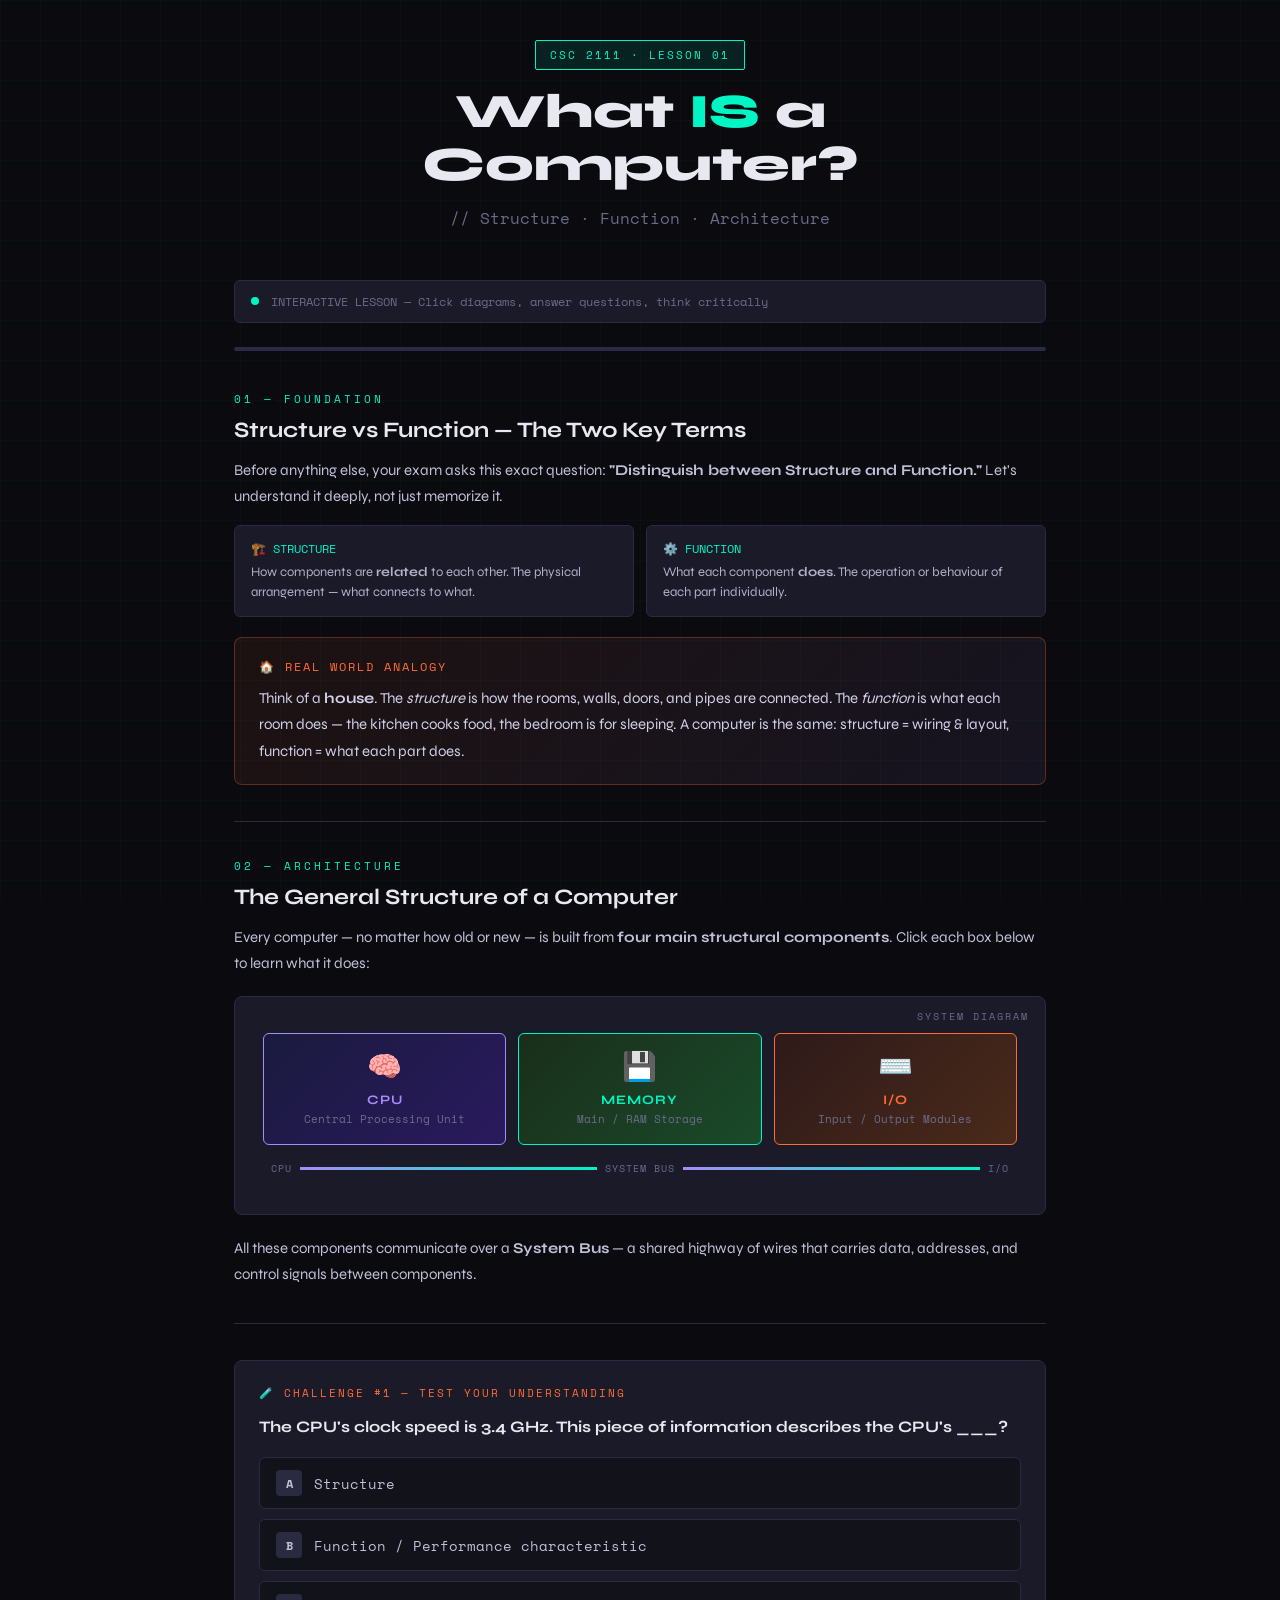
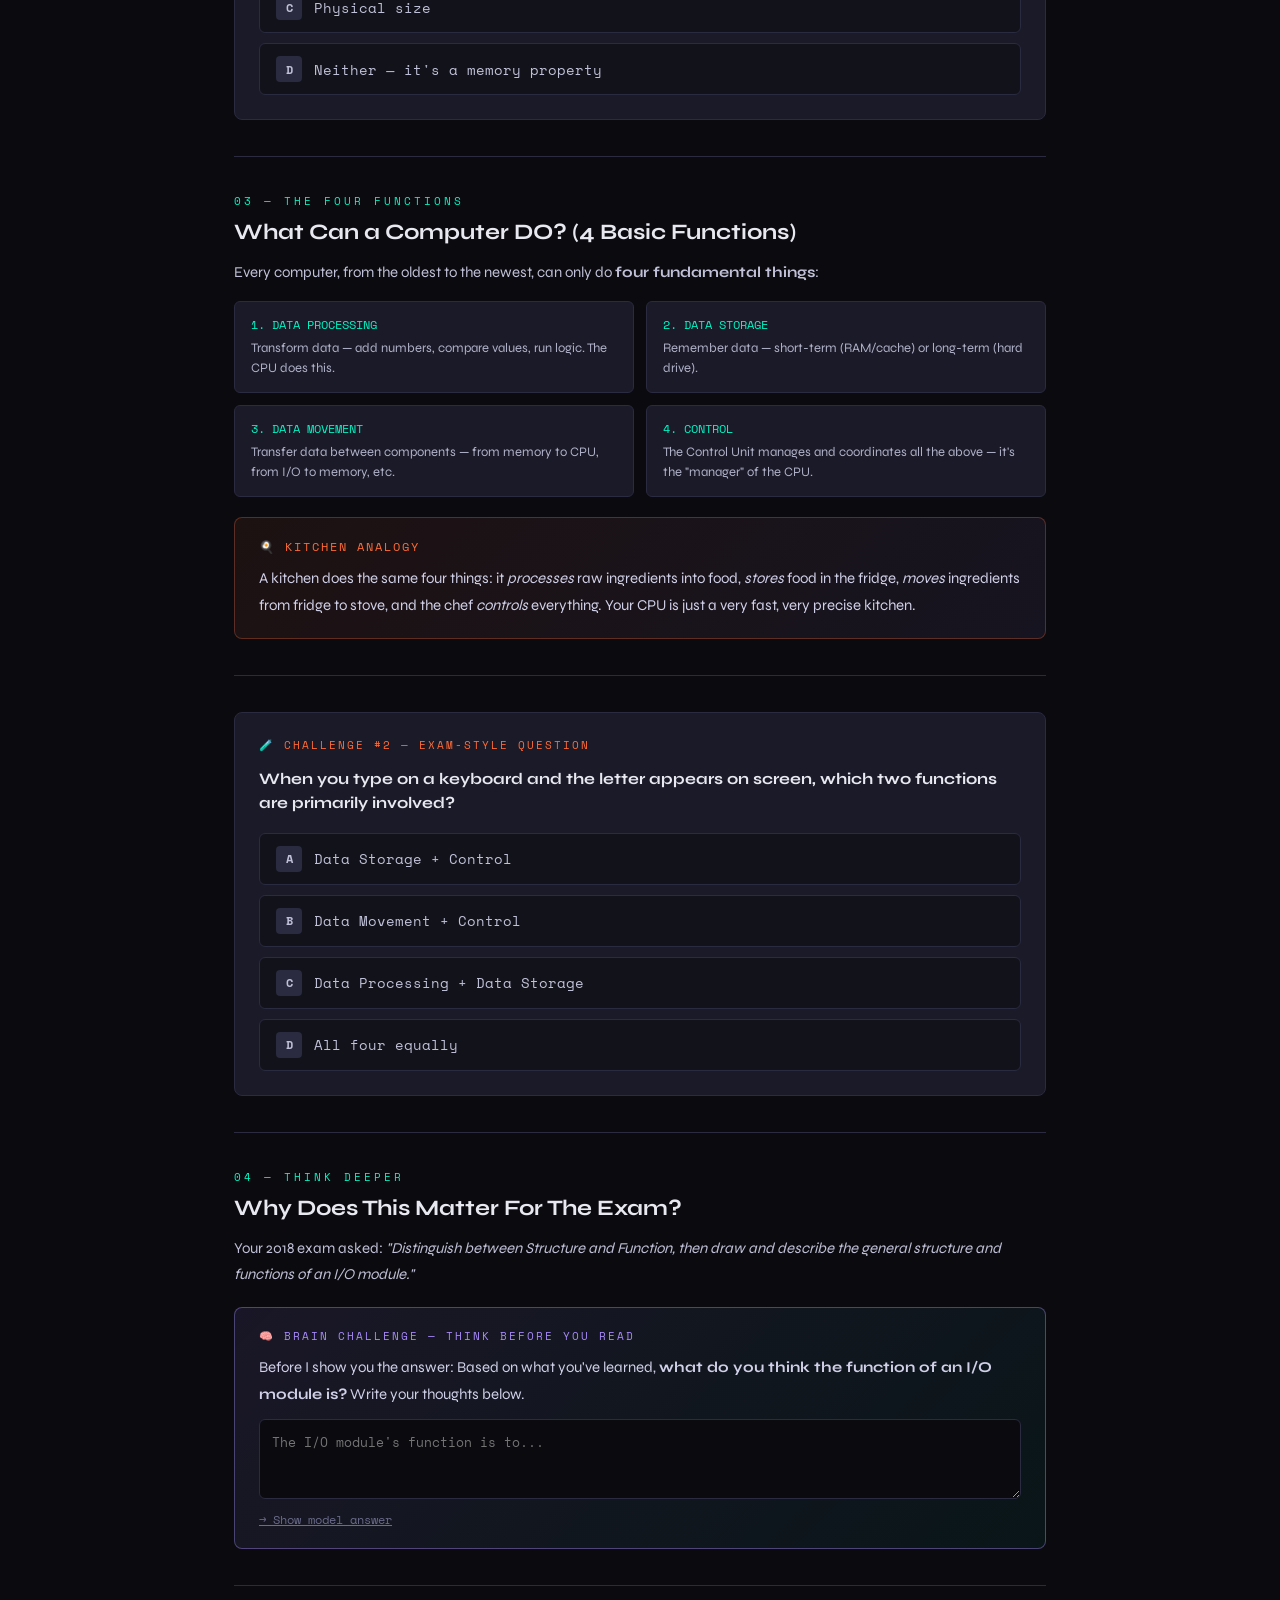
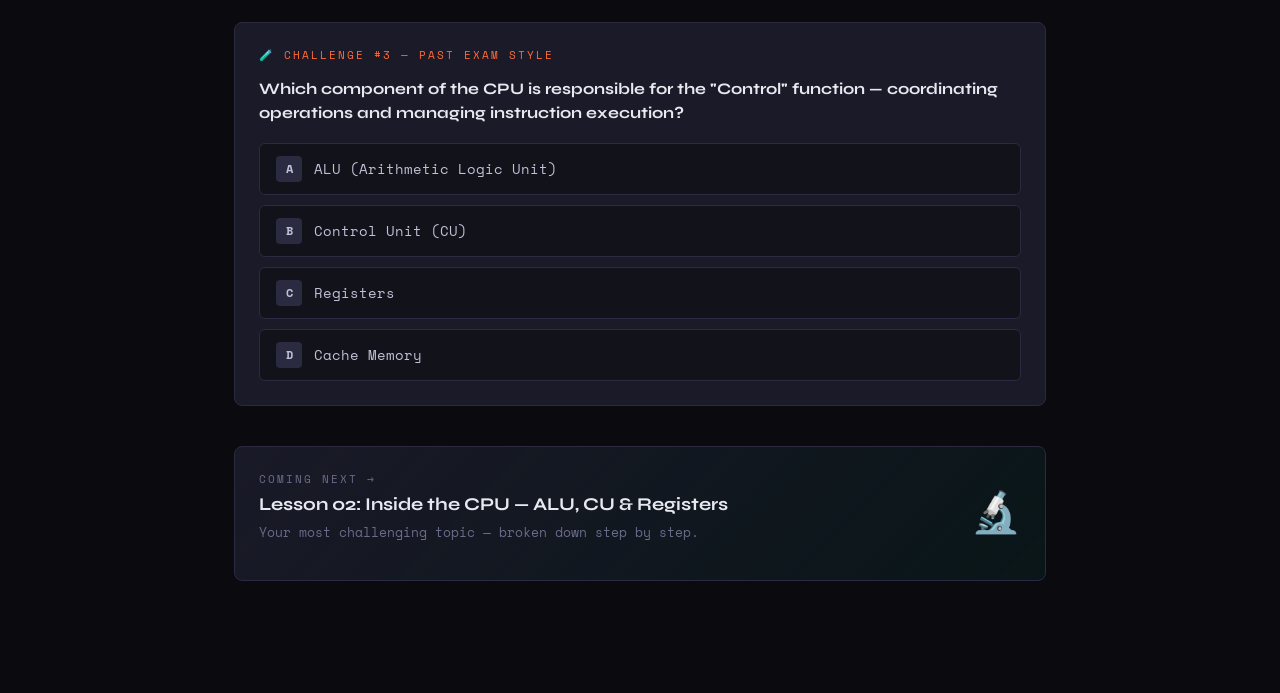
<file: lesson1_computer_basics.html>
<!DOCTYPE html>
<html lang="en">
<head>
<meta charset="UTF-8">
<meta name="viewport" content="width=device-width, initial-scale=1.0">
<title>CSC 2111 — Lesson 1: What IS a Computer?</title>
<link href="https://fonts.googleapis.com/css2?family=Space+Mono:wght@400;700&family=Syne:wght@400;700;800&display=swap" rel="stylesheet">
<style>
  :root {
    --bg: #0a0a0f;
    --surface: #12121a;
    --card: #1a1a28;
    --accent: #00f5c4;
    --accent2: #ff6b35;
    --accent3: #a78bfa;
    --text: #e8e8f0;
    --muted: #6b6b8a;
    --border: #2a2a40;
  }

  * { margin: 0; padding: 0; box-sizing: border-box; }

  body {
    font-family: 'Syne', sans-serif;
    background: var(--bg);
    color: var(--text);
    min-height: 100vh;
    overflow-x: hidden;
  }

  /* Animated background grid */
  body::before {
    content: '';
    position: fixed;
    inset: 0;
    background-image:
      linear-gradient(rgba(0,245,196,0.03) 1px, transparent 1px),
      linear-gradient(90deg, rgba(0,245,196,0.03) 1px, transparent 1px);
    background-size: 40px 40px;
    pointer-events: none;
    z-index: 0;
  }

  .container {
    max-width: 860px;
    margin: 0 auto;
    padding: 40px 24px 80px;
    position: relative;
    z-index: 1;
  }

  /* Header */
  .header {
    text-align: center;
    margin-bottom: 48px;
    animation: fadeDown 0.8s ease both;
  }

  .badge {
    display: inline-block;
    background: rgba(0,245,196,0.1);
    border: 1px solid var(--accent);
    color: var(--accent);
    font-family: 'Space Mono', monospace;
    font-size: 11px;
    letter-spacing: 2px;
    padding: 6px 14px;
    border-radius: 2px;
    margin-bottom: 16px;
    text-transform: uppercase;
  }

  h1 {
    font-size: clamp(28px, 5vw, 48px);
    font-weight: 800;
    line-height: 1.1;
    margin-bottom: 12px;
  }

  h1 span { color: var(--accent); }

  .subtitle {
    color: var(--muted);
    font-size: 16px;
    font-family: 'Space Mono', monospace;
  }

  /* Progress bar */
  .progress-wrap {
    background: var(--border);
    border-radius: 2px;
    height: 4px;
    margin-bottom: 40px;
    overflow: hidden;
  }
  .progress-bar {
    height: 100%;
    background: linear-gradient(90deg, var(--accent), var(--accent3));
    width: 0%;
    transition: width 0.5s ease;
    border-radius: 2px;
  }

  /* Section */
  .section {
    margin-bottom: 32px;
    opacity: 0;
    transform: translateY(20px);
    transition: opacity 0.5s ease, transform 0.5s ease;
  }
  .section.visible { opacity: 1; transform: translateY(0); }

  .section-label {
    font-family: 'Space Mono', monospace;
    font-size: 11px;
    letter-spacing: 3px;
    color: var(--accent);
    text-transform: uppercase;
    margin-bottom: 10px;
  }

  h2 {
    font-size: 22px;
    font-weight: 700;
    margin-bottom: 14px;
    color: var(--text);
  }

  p {
    color: #c0c0d8;
    line-height: 1.75;
    font-size: 15px;
    margin-bottom: 12px;
  }

  /* Computer Diagram */
  .diagram {
    background: var(--card);
    border: 1px solid var(--border);
    border-radius: 8px;
    padding: 28px;
    margin: 20px 0;
    position: relative;
    overflow: hidden;
  }

  .diagram::before {
    content: 'SYSTEM DIAGRAM';
    position: absolute;
    top: 12px; right: 16px;
    font-family: 'Space Mono', monospace;
    font-size: 10px;
    color: var(--muted);
    letter-spacing: 2px;
  }

  .arch-grid {
    display: grid;
    grid-template-columns: 1fr 1fr 1fr;
    gap: 12px;
    margin-top: 8px;
  }

  .arch-box {
    border-radius: 6px;
    padding: 16px 12px;
    text-align: center;
    cursor: pointer;
    transition: transform 0.2s, box-shadow 0.2s;
    position: relative;
  }

  .arch-box:hover {
    transform: translateY(-3px);
    box-shadow: 0 8px 24px rgba(0,0,0,0.4);
  }

  .arch-box.cpu { background: linear-gradient(135deg, #1a1a3e, #2a1a5e); border: 1px solid var(--accent3); }
  .arch-box.memory { background: linear-gradient(135deg, #1a2e1a, #1a4a2a); border: 1px solid var(--accent); }
  .arch-box.io { background: linear-gradient(135deg, #2e1a1a, #4a2a1a); border: 1px solid var(--accent2); }

  .arch-box .icon { font-size: 28px; margin-bottom: 8px; display: block; }
  .arch-box .name {
    font-weight: 700;
    font-size: 13px;
    margin-bottom: 4px;
    text-transform: uppercase;
    letter-spacing: 1px;
  }
  .arch-box.cpu .name { color: var(--accent3); }
  .arch-box.memory .name { color: var(--accent); }
  .arch-box.io .name { color: var(--accent2); }

  .arch-box .desc {
    font-size: 11px;
    color: var(--muted);
    font-family: 'Space Mono', monospace;
    line-height: 1.4;
  }

  /* Bus animation */
  .bus-row {
    display: flex;
    align-items: center;
    justify-content: center;
    gap: 0;
    margin: 10px 0;
  }

  .bus-line {
    height: 3px;
    flex: 1;
    background: linear-gradient(90deg, var(--accent3), var(--accent));
    position: relative;
    overflow: hidden;
  }

  .bus-line::after {
    content: '';
    position: absolute;
    top: 0; left: -100%;
    width: 60%;
    height: 100%;
    background: white;
    opacity: 0.6;
    animation: busFlow 2s linear infinite;
  }

  .bus-label {
    font-family: 'Space Mono', monospace;
    font-size: 10px;
    color: var(--muted);
    padding: 0 8px;
    text-align: center;
    letter-spacing: 1px;
  }

  @keyframes busFlow {
    to { left: 100%; }
  }

  /* Tooltip popup */
  .tooltip-box {
    background: var(--surface);
    border: 1px solid var(--accent);
    border-radius: 6px;
    padding: 16px;
    margin-top: 12px;
    display: none;
    font-size: 14px;
    line-height: 1.6;
    color: #d0d0e8;
    animation: fadeIn 0.3s ease;
  }
  .tooltip-box.show { display: block; }
  .tooltip-box strong { color: var(--accent); }

  /* Analogy card */
  .analogy {
    background: linear-gradient(135deg, rgba(255,107,53,0.08), rgba(167,139,250,0.08));
    border: 1px solid rgba(255,107,53,0.3);
    border-radius: 8px;
    padding: 20px 24px;
    margin: 20px 0;
  }
  .analogy-title {
    font-size: 12px;
    letter-spacing: 2px;
    color: var(--accent2);
    font-family: 'Space Mono', monospace;
    text-transform: uppercase;
    margin-bottom: 10px;
  }
  .analogy p { font-size: 15px; color: #d0d0e8; margin: 0; }

  /* Quiz */
  .quiz-card {
    background: var(--card);
    border: 1px solid var(--border);
    border-radius: 8px;
    padding: 24px;
    margin: 24px 0;
  }

  .quiz-title {
    font-family: 'Space Mono', monospace;
    font-size: 11px;
    color: var(--accent2);
    letter-spacing: 2px;
    text-transform: uppercase;
    margin-bottom: 14px;
  }

  .question { font-size: 16px; font-weight: 700; margin-bottom: 18px; line-height: 1.5; }

  .options { display: flex; flex-direction: column; gap: 10px; }

  .option {
    background: var(--surface);
    border: 1px solid var(--border);
    border-radius: 6px;
    padding: 12px 16px;
    cursor: pointer;
    font-size: 14px;
    color: #c0c0d8;
    transition: all 0.2s;
    display: flex;
    align-items: center;
    gap: 12px;
    font-family: 'Space Mono', monospace;
  }

  .option:hover { border-color: var(--accent3); color: var(--text); }
  .option.correct { background: rgba(0,245,196,0.1); border-color: var(--accent); color: var(--accent); }
  .option.wrong { background: rgba(255,107,53,0.1); border-color: var(--accent2); color: var(--accent2); }
  .option.disabled { pointer-events: none; opacity: 0.6; }
  .option.disabled.correct { opacity: 1; }

  .opt-letter {
    width: 26px; height: 26px;
    border-radius: 4px;
    background: var(--border);
    display: flex; align-items: center; justify-content: center;
    font-weight: 700;
    font-size: 12px;
    flex-shrink: 0;
  }

  .feedback {
    margin-top: 14px;
    padding: 12px 16px;
    border-radius: 6px;
    font-size: 14px;
    line-height: 1.6;
    display: none;
  }
  .feedback.show { display: block; }
  .feedback.correct-fb { background: rgba(0,245,196,0.08); border: 1px solid rgba(0,245,196,0.3); color: var(--accent); }
  .feedback.wrong-fb { background: rgba(255,107,53,0.08); border: 1px solid rgba(255,107,53,0.3); color: #ff9b6b; }

  /* Think challenge */
  .think {
    background: linear-gradient(135deg, rgba(167,139,250,0.1), rgba(0,245,196,0.05));
    border: 1px solid rgba(167,139,250,0.4);
    border-radius: 8px;
    padding: 20px 24px;
    margin: 20px 0;
  }
  .think-label {
    font-family: 'Space Mono', monospace;
    font-size: 11px;
    letter-spacing: 2px;
    color: var(--accent3);
    text-transform: uppercase;
    margin-bottom: 10px;
  }
  .think p { font-size: 15px; color: #d0d0e8; margin-bottom: 12px; }

  textarea {
    width: 100%;
    background: var(--bg);
    border: 1px solid var(--border);
    border-radius: 6px;
    color: var(--text);
    font-family: 'Space Mono', monospace;
    font-size: 13px;
    padding: 12px;
    resize: vertical;
    min-height: 80px;
    outline: none;
    transition: border-color 0.2s;
  }
  textarea:focus { border-color: var(--accent3); }

  /* Buttons */
  .btn {
    display: inline-flex;
    align-items: center;
    gap: 8px;
    padding: 12px 24px;
    border-radius: 4px;
    font-family: 'Space Mono', monospace;
    font-size: 13px;
    font-weight: 700;
    letter-spacing: 1px;
    text-transform: uppercase;
    cursor: pointer;
    border: none;
    transition: all 0.2s;
    margin-top: 12px;
  }

  .btn-primary {
    background: var(--accent);
    color: #000;
  }
  .btn-primary:hover { background: #00ddb0; transform: translateY(-1px); }

  .btn-ghost {
    background: transparent;
    border: 1px solid var(--border);
    color: var(--muted);
  }
  .btn-ghost:hover { border-color: var(--accent3); color: var(--accent3); }

  /* reveal answer */
  .reveal-answer {
    color: var(--muted);
    font-family: 'Space Mono', monospace;
    font-size: 12px;
    background: none;
    border: none;
    cursor: pointer;
    text-decoration: underline;
    margin-top: 8px;
    display: block;
  }
  .answer-reveal { display: none; margin-top: 10px; color: var(--accent); font-size: 14px; line-height: 1.6; }
  .answer-reveal.show { display: block; }

  /* Key terms */
  .terms-grid {
    display: grid;
    grid-template-columns: 1fr 1fr;
    gap: 12px;
    margin: 16px 0;
  }
  @media (max-width: 600px) { .terms-grid { grid-template-columns: 1fr; } .arch-grid { grid-template-columns: 1fr; } }

  .term-card {
    background: var(--card);
    border: 1px solid var(--border);
    border-radius: 6px;
    padding: 14px 16px;
  }
  .term-name {
    font-family: 'Space Mono', monospace;
    font-size: 12px;
    color: var(--accent);
    margin-bottom: 6px;
  }
  .term-def { font-size: 13px; color: #b0b0c8; line-height: 1.5; }

  /* Divider */
  .divider {
    border: none;
    border-top: 1px solid var(--border);
    margin: 36px 0;
  }

  /* Score */
  .score-bar {
    display: flex;
    align-items: center;
    gap: 12px;
    background: var(--card);
    border: 1px solid var(--border);
    border-radius: 6px;
    padding: 12px 16px;
    margin-bottom: 24px;
    font-family: 'Space Mono', monospace;
    font-size: 12px;
    color: var(--muted);
  }
  .score-dot { width: 8px; height: 8px; border-radius: 50%; background: var(--accent); animation: pulse 1.5s ease infinite; }
  @keyframes pulse { 0%,100%{opacity:1}50%{opacity:0.4} }

  /* Animations */
  @keyframes fadeDown { from { opacity:0; transform:translateY(-20px); } to { opacity:1; transform:translateY(0); } }
  @keyframes fadeIn { from { opacity:0; } to { opacity:1; } }

  /* Next lesson teaser */
  .next-lesson {
    background: linear-gradient(135deg, var(--card), rgba(0,245,196,0.05));
    border: 1px solid var(--border);
    border-radius: 8px;
    padding: 24px;
    margin-top: 40px;
    display: flex;
    align-items: center;
    justify-content: space-between;
    gap: 16px;
    flex-wrap: wrap;
  }
  .next-lesson .label { font-family: 'Space Mono', monospace; font-size: 11px; color: var(--muted); letter-spacing: 2px; text-transform: uppercase; margin-bottom: 6px; }
  .next-lesson .title { font-size: 18px; font-weight: 700; }
</style>
</head>
<body>
<div class="container">

  <!-- HEADER -->
  <div class="header">
    <div class="badge">CSC 2111 · Lesson 01</div>
    <h1>What <span>IS</span> a Computer?</h1>
    <p class="subtitle">// Structure · Function · Architecture</p>
  </div>

  <div class="score-bar">
    <div class="score-dot"></div>
    <span>INTERACTIVE LESSON — Click diagrams, answer questions, think critically</span>
  </div>

  <div class="progress-wrap">
    <div class="progress-bar" id="progressBar"></div>
  </div>

  <!-- SECTION 1: The Big Question -->
  <div class="section" id="s1">
    <div class="section-label">01 — Foundation</div>
    <h2>Structure vs Function — The Two Key Terms</h2>
    <p>Before anything else, your exam asks this exact question: <strong>"Distinguish between Structure and Function."</strong> Let's understand it deeply, not just memorize it.</p>

    <div class="terms-grid">
      <div class="term-card">
        <div class="term-name">🏗️ STRUCTURE</div>
        <div class="term-def">How components are <strong>related</strong> to each other. The physical arrangement — what connects to what.</div>
      </div>
      <div class="term-card">
        <div class="term-name">⚙️ FUNCTION</div>
        <div class="term-def">What each component <strong>does</strong>. The operation or behaviour of each part individually.</div>
      </div>
    </div>

    <div class="analogy">
      <div class="analogy-title">🏠 Real World Analogy</div>
      <p>Think of a <strong>house</strong>. The <em>structure</em> is how the rooms, walls, doors, and pipes are connected. The <em>function</em> is what each room does — the kitchen cooks food, the bedroom is for sleeping. A computer is the same: structure = wiring & layout, function = what each part does.</p>
    </div>
  </div>

  <hr class="divider">

  <!-- SECTION 2: The Four Components -->
  <div class="section" id="s2">
    <div class="section-label">02 — Architecture</div>
    <h2>The General Structure of a Computer</h2>
    <p>Every computer — no matter how old or new — is built from <strong>four main structural components</strong>. Click each box below to learn what it does:</p>

    <div class="diagram">
      <div class="arch-grid">
        <div class="arch-box cpu" onclick="showInfo('cpu')">
          <span class="icon">🧠</span>
          <div class="name">CPU</div>
          <div class="desc">Central Processing Unit</div>
        </div>
        <div class="arch-box memory" onclick="showInfo('memory')">
          <span class="icon">💾</span>
          <div class="name">Memory</div>
          <div class="desc">Main / RAM Storage</div>
        </div>
        <div class="arch-box io" onclick="showInfo('io')">
          <span class="icon">⌨️</span>
          <div class="name">I/O</div>
          <div class="desc">Input / Output Modules</div>
        </div>
      </div>

      <div class="bus-row" style="margin-top:16px;">
        <div class="bus-label">CPU</div>
        <div class="bus-line"></div>
        <div class="bus-label">SYSTEM BUS</div>
        <div class="bus-line"></div>
        <div class="bus-label">I/O</div>
      </div>

      <div id="infoBox" class="tooltip-box"></div>
    </div>

    <p>All these components communicate over a <strong>System Bus</strong> — a shared highway of wires that carries data, addresses, and control signals between components.</p>
  </div>

  <hr class="divider">

  <!-- SECTION 3: Quiz 1 -->
  <div class="section" id="s3">
    <div class="quiz-card">
      <div class="quiz-title">🧪 Challenge #1 — Test Your Understanding</div>
      <div class="question">The CPU's clock speed is 3.4 GHz. This piece of information describes the CPU's ___?</div>
      <div class="options" id="q1options">
        <div class="option" onclick="answer(this,'q1','wrong')"><span class="opt-letter">A</span> Structure</div>
        <div class="option" onclick="answer(this,'q1','correct')"><span class="opt-letter">B</span> Function / Performance characteristic</div>
        <div class="option" onclick="answer(this,'q1','wrong')"><span class="opt-letter">C</span> Physical size</div>
        <div class="option" onclick="answer(this,'q1','wrong')"><span class="opt-letter">D</span> Neither — it's a memory property</div>
      </div>
      <div class="feedback" id="q1feedback"></div>
    </div>
  </div>

  <hr class="divider">

  <!-- SECTION 4: Functions of a Computer -->
  <div class="section" id="s4">
    <div class="section-label">03 — The Four Functions</div>
    <h2>What Can a Computer DO? (4 Basic Functions)</h2>
    <p>Every computer, from the oldest to the newest, can only do <strong>four fundamental things</strong>:</p>

    <div class="terms-grid">
      <div class="term-card">
        <div class="term-name">1. DATA PROCESSING</div>
        <div class="term-def">Transform data — add numbers, compare values, run logic. The CPU does this.</div>
      </div>
      <div class="term-card">
        <div class="term-name">2. DATA STORAGE</div>
        <div class="term-def">Remember data — short-term (RAM/cache) or long-term (hard drive).</div>
      </div>
      <div class="term-card">
        <div class="term-name">3. DATA MOVEMENT</div>
        <div class="term-def">Transfer data between components — from memory to CPU, from I/O to memory, etc.</div>
      </div>
      <div class="term-card">
        <div class="term-name">4. CONTROL</div>
        <div class="term-def">The Control Unit manages and coordinates all the above — it's the "manager" of the CPU.</div>
      </div>
    </div>

    <div class="analogy">
      <div class="analogy-title">🍳 Kitchen Analogy</div>
      <p>A kitchen does the same four things: it <em>processes</em> raw ingredients into food, <em>stores</em> food in the fridge, <em>moves</em> ingredients from fridge to stove, and the chef <em>controls</em> everything. Your CPU is just a very fast, very precise kitchen.</p>
    </div>
  </div>

  <hr class="divider">

  <!-- SECTION 5: Quiz 2 -->
  <div class="section" id="s5">
    <div class="quiz-card">
      <div class="quiz-title">🧪 Challenge #2 — Exam-Style Question</div>
      <div class="question">When you type on a keyboard and the letter appears on screen, which two functions are primarily involved?</div>
      <div class="options" id="q2options">
        <div class="option" onclick="answer(this,'q2','wrong')"><span class="opt-letter">A</span> Data Storage + Control</div>
        <div class="option" onclick="answer(this,'q2','correct')"><span class="opt-letter">B</span> Data Movement + Control</div>
        <div class="option" onclick="answer(this,'q2','wrong')"><span class="opt-letter">C</span> Data Processing + Data Storage</div>
        <div class="option" onclick="answer(this,'q2','wrong')"><span class="opt-letter">D</span> All four equally</div>
      </div>
      <div class="feedback" id="q2feedback"></div>
    </div>
  </div>

  <hr class="divider">

  <!-- SECTION 6: Think Deeper -->
  <div class="section" id="s6">
    <div class="section-label">04 — Think Deeper</div>
    <h2>Why Does This Matter For The Exam?</h2>
    <p>Your 2018 exam asked: <em>"Distinguish between Structure and Function, then draw and describe the general structure and functions of an I/O module."</em></p>

    <div class="think">
      <div class="think-label">🧠 Brain Challenge — Think Before You Read</div>
      <p>Before I show you the answer: Based on what you've learned, <strong>what do you think the function of an I/O module is?</strong> Write your thoughts below.</p>
      <textarea id="thinkInput" placeholder="The I/O module's function is to..."></textarea>
      <button class="reveal-answer" onclick="revealAnswer()">→ Show model answer</button>
      <div class="answer-reveal" id="ioAnswer">
        <strong>The I/O module has these functions:</strong><br><br>
        1. <strong>Control & Timing</strong> — coordinates data flow between external devices and the internal bus.<br>
        2. <strong>CPU Communication</strong> — receives commands from the CPU.<br>
        3. <strong>Device Communication</strong> — sends/receives data to/from external devices (keyboard, disk, etc).<br>
        4. <strong>Data Buffering</strong> — temporarily stores data to handle speed mismatches between CPU and slow I/O devices.<br>
        5. <strong>Error Detection</strong> — detects transmission errors.<br><br>
        How close were you? 💡
      </div>
    </div>
  </div>

  <hr class="divider">

  <!-- SECTION 7: Final Quiz -->
  <div class="section" id="s7">
    <div class="quiz-card">
      <div class="quiz-title">🧪 Challenge #3 — Past Exam Style</div>
      <div class="question">Which component of the CPU is responsible for the "Control" function — coordinating operations and managing instruction execution?</div>
      <div class="options" id="q3options">
        <div class="option" onclick="answer(this,'q3','wrong')"><span class="opt-letter">A</span> ALU (Arithmetic Logic Unit)</div>
        <div class="option" onclick="answer(this,'q3','correct')"><span class="opt-letter">B</span> Control Unit (CU)</div>
        <div class="option" onclick="answer(this,'q3','wrong')"><span class="opt-letter">C</span> Registers</div>
        <div class="option" onclick="answer(this,'q3','wrong')"><span class="opt-letter">D</span> Cache Memory</div>
      </div>
      <div class="feedback" id="q3feedback"></div>
    </div>
  </div>

  <!-- Next Lesson Teaser -->
  <div class="section" id="s8">
    <div class="next-lesson">
      <div>
        <div class="label">Coming Next →</div>
        <div class="title">Lesson 02: Inside the CPU — ALU, CU & Registers</div>
        <p style="font-size:13px;color:var(--muted);margin-top:6px;font-family:'Space Mono',monospace">Your most challenging topic — broken down step by step.</p>
      </div>
      <div style="font-size:40px">🔬</div>
    </div>
  </div>

</div><!-- /container -->

<script>
  // Info data for architecture boxes
  const infoData = {
    cpu: {
      title: '🧠 CPU — Central Processing Unit',
      text: 'This is the "brain" of the computer. It has three parts inside it: the <strong>ALU</strong> (does maths & logic), the <strong>Control Unit</strong> (manages everything), and <strong>Registers</strong> (tiny ultra-fast storage). The CPU fetches instructions from memory, decodes them, and executes them — this is called the <strong>Fetch-Decode-Execute cycle</strong>. The 2018 exam Question 3 is all about this!',
      color: 'var(--accent3)'
    },
    memory: {
      title: '💾 Main Memory (RAM)',
      text: 'Stores both the program being run AND the data it\'s working on. It\'s volatile — it loses everything when power is off. The CPU constantly reads from and writes to memory during program execution. Memory is addressed in locations, and your exam covers how addresses are divided for cache mapping.',
      color: 'var(--accent)'
    },
    io: {
      title: '⌨️ I/O Modules',
      text: 'Connect the computer to the outside world: keyboard, mouse, screen, hard drive, network. An I/O module is an interface that handles the communication between the slow external device and the fast internal bus. The 2018 exam Question 1 asks you to draw and explain this module!',
      color: 'var(--accent2)'
    }
  };

  function showInfo(type) {
    const box = document.getElementById('infoBox');
    const d = infoData[type];
    box.innerHTML = `<strong style="color:${d.color}">${d.title}</strong><br><br>${d.text}`;
    box.classList.add('show');
    updateProgress();
  }

  // Quiz answers
  const feedbacks = {
    q1: {
      correct: '✅ Correct! Clock speed (3.4 GHz) describes what the CPU can DO — how fast it executes instructions. That\'s its <strong>function</strong> (or performance characteristic). If you said "how many transistors it has", that would be structure.',
      wrong: '❌ Not quite. Clock speed tells us HOW FAST the CPU operates — that\'s about its behaviour/capability, which is <strong>function</strong>. Structure would describe physical connections, e.g., "the CPU connects to RAM via the front-side bus."'
    },
    q2: {
      correct: '✅ Excellent thinking! The keystroke is <strong>moved</strong> (data movement) from the keyboard through the I/O module to the CPU, and the <strong>Control Unit</strong> coordinates the whole process. Data processing would only be involved if a calculation happened.',
      wrong: '❌ Think again. No data is being calculated or permanently stored here — data is simply traveling from point A (keyboard) to point B (screen). That\'s <strong>Data Movement</strong>, coordinated by <strong>Control</strong>.'
    },
    q3: {
      correct: '✅ Spot on! The <strong>Control Unit (CU)</strong> is the manager of the CPU. It doesn\'t process data itself — instead it directs the ALU, manages registers, and coordinates instruction execution. This is a very common exam question!',
      wrong: '❌ Not quite. The ALU does arithmetic/logic, Registers are tiny storage, and Cache is fast memory — none of them coordinate operations. The <strong>Control Unit</strong> is the "traffic controller" of the CPU.'
    }
  };

  let score = 0;
  let answered = { q1: false, q2: false, q3: false };

  function answer(el, qid, result) {
    if (answered[qid]) return;
    answered[qid] = true;

    const opts = document.getElementById(qid + 'options').querySelectorAll('.option');
    opts.forEach(o => o.classList.add('disabled'));

    const fb = document.getElementById(qid + 'feedback');
    if (result === 'correct') {
      el.classList.add('correct');
      fb.innerHTML = feedbacks[qid].correct;
      fb.className = 'feedback show correct-fb';
      score++;
    } else {
      el.classList.add('wrong');
      fb.innerHTML = feedbacks[qid].wrong;
      fb.className = 'feedback show wrong-fb';
      // highlight correct
      if (qid === 'q1') opts[1].classList.add('correct');
      if (qid === 'q2') opts[1].classList.add('correct');
      if (qid === 'q3') opts[1].classList.add('correct');
    }
    updateProgress();
  }

  function revealAnswer() {
    document.getElementById('ioAnswer').classList.add('show');
  }

  function updateProgress() {
    const total = 6; // 3 questions + 3 diagram clicks (approx)
    const done = Object.values(answered).filter(Boolean).length;
    const pct = Math.min(100, Math.round((done / 3) * 100));
    document.getElementById('progressBar').style.width = pct + '%';
  }

  // Intersection Observer for scroll animations
  const observer = new IntersectionObserver((entries) => {
    entries.forEach(e => {
      if (e.isIntersecting) e.target.classList.add('visible');
    });
  }, { threshold: 0.1 });

  document.querySelectorAll('.section').forEach(s => observer.observe(s));
</script>
</body>
</html>
</file>
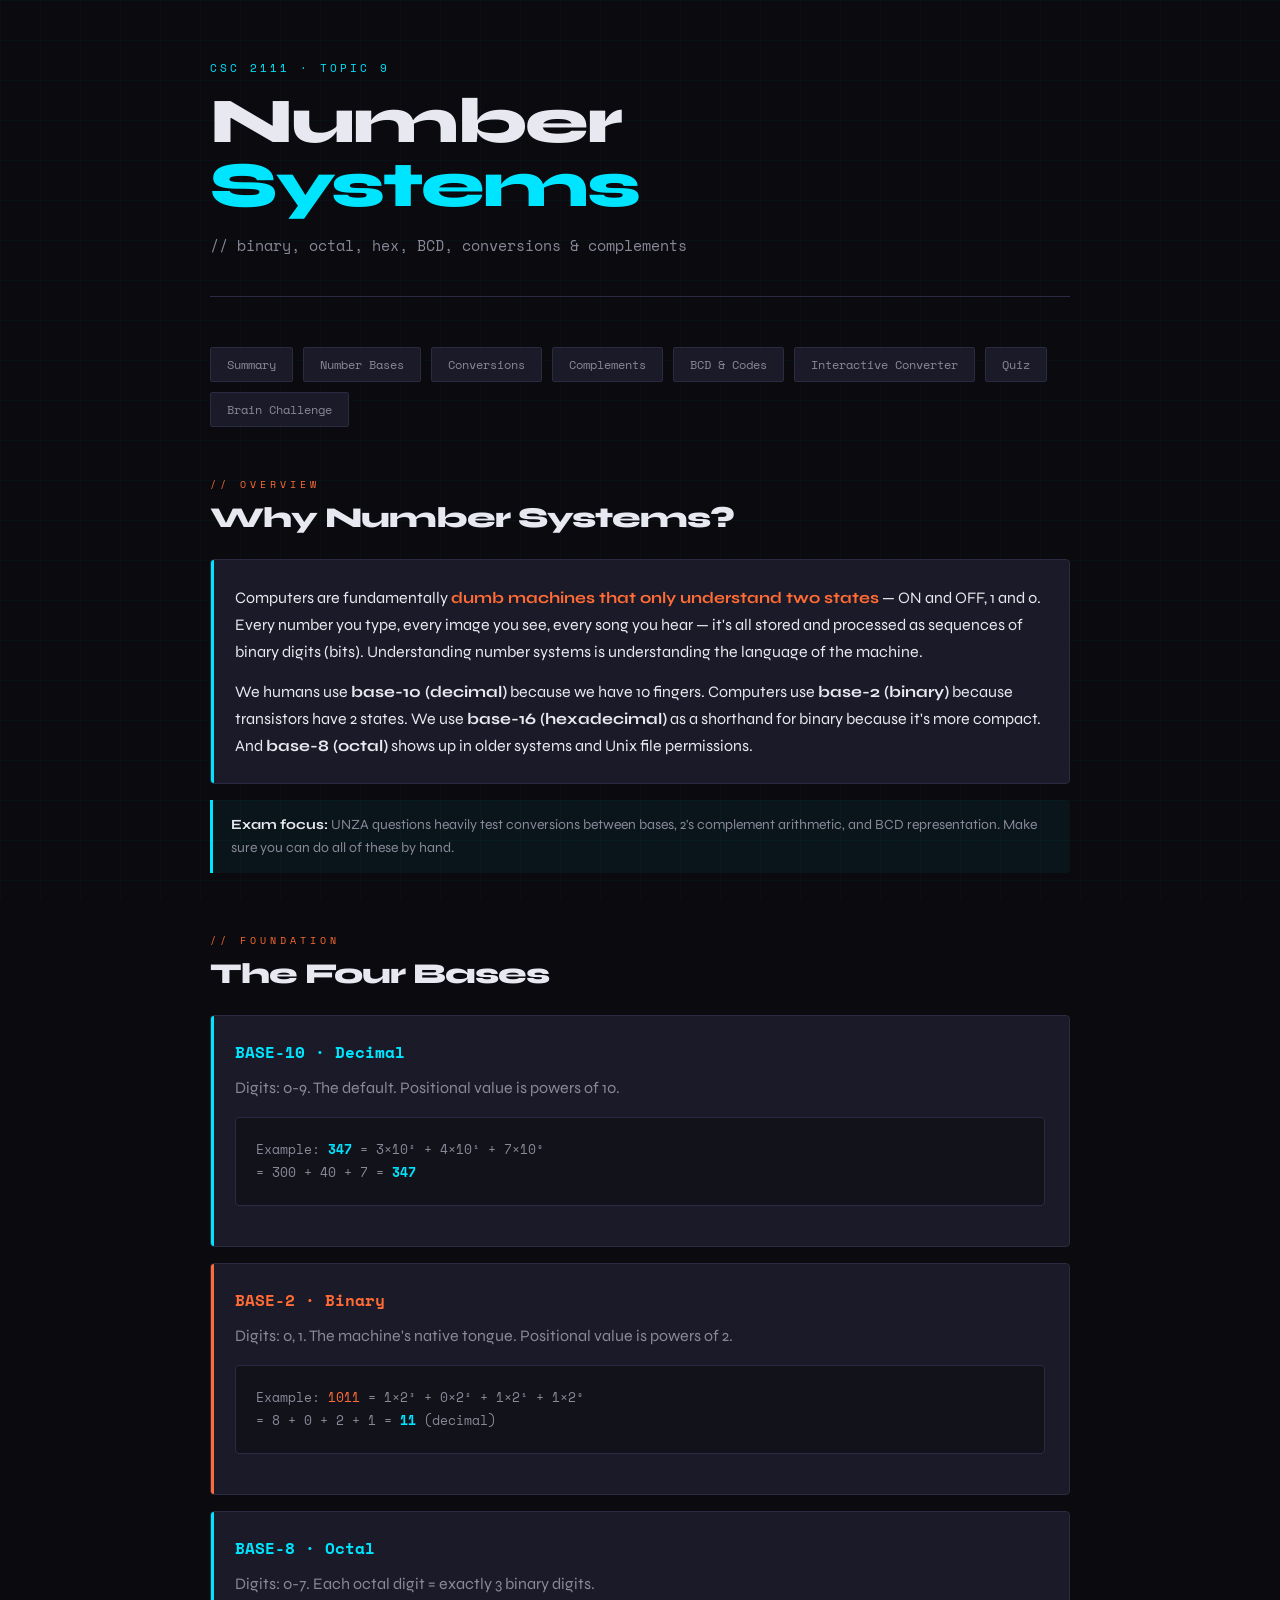
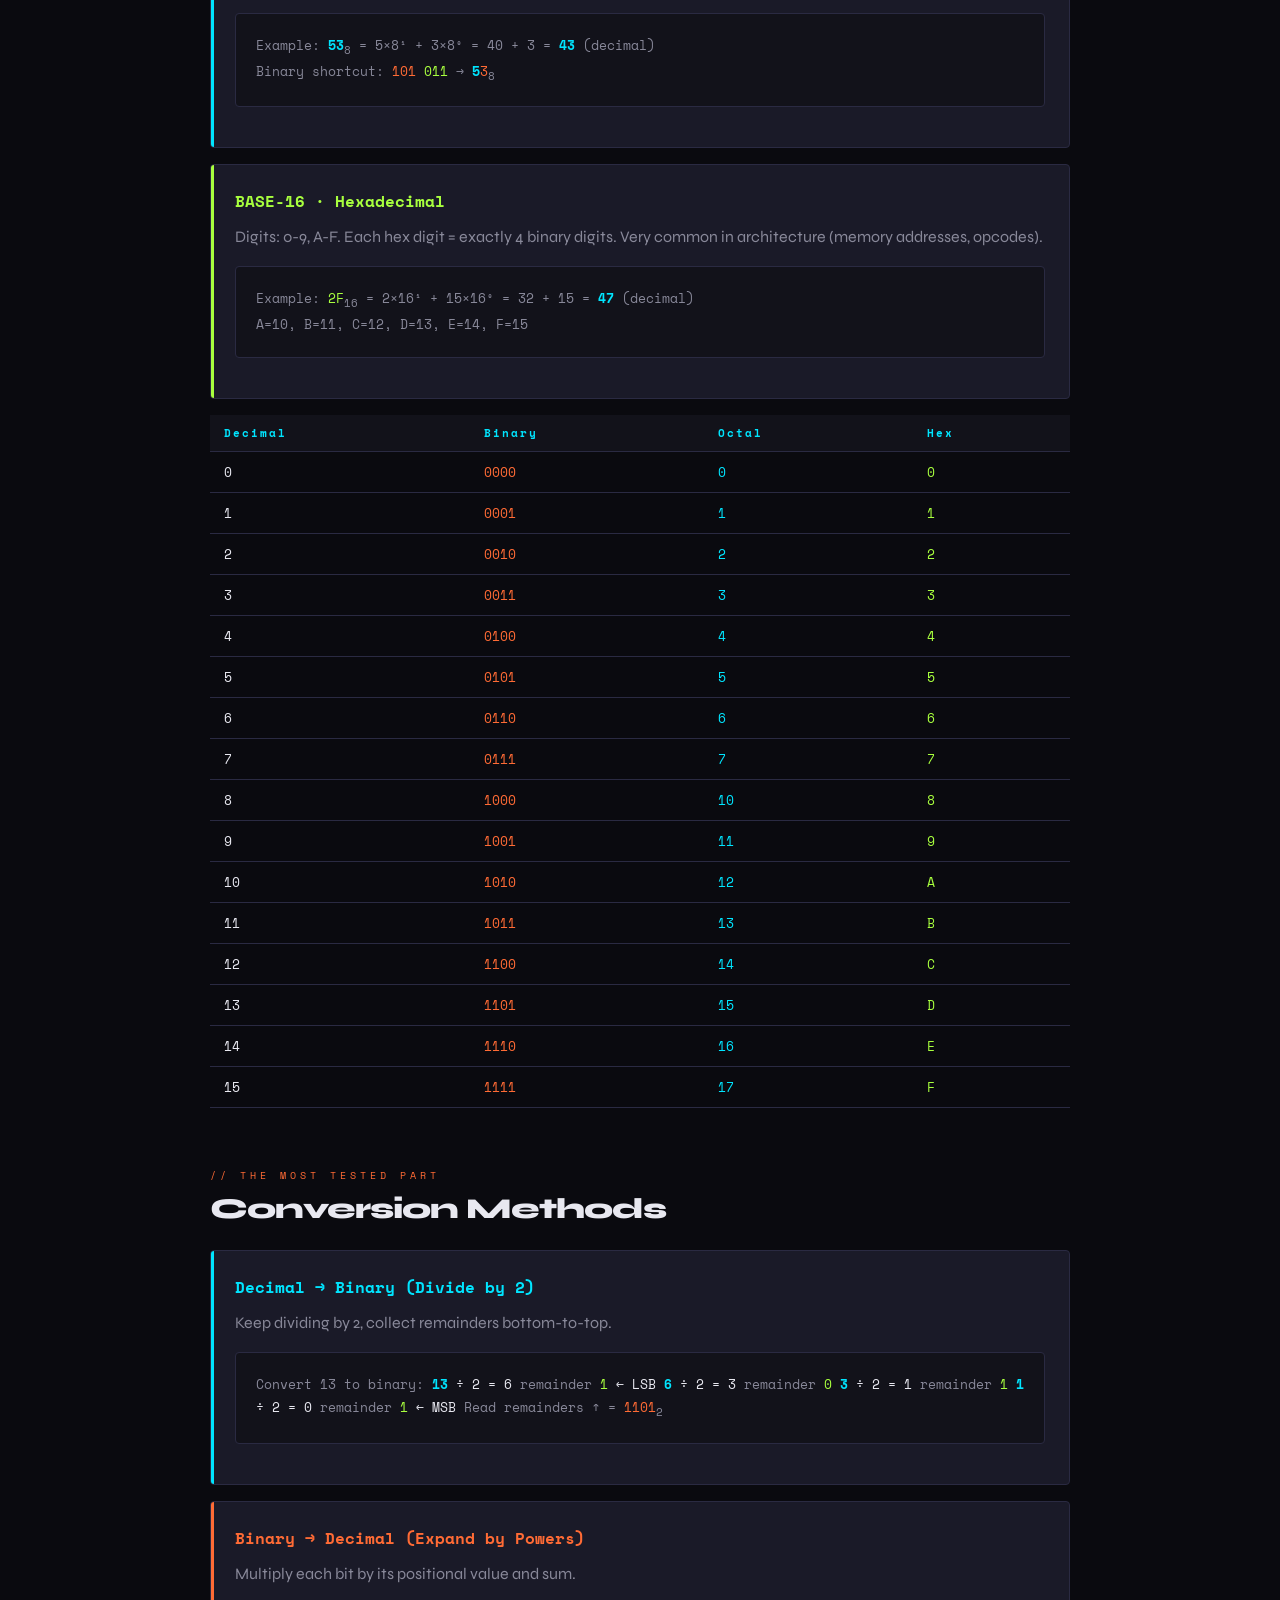
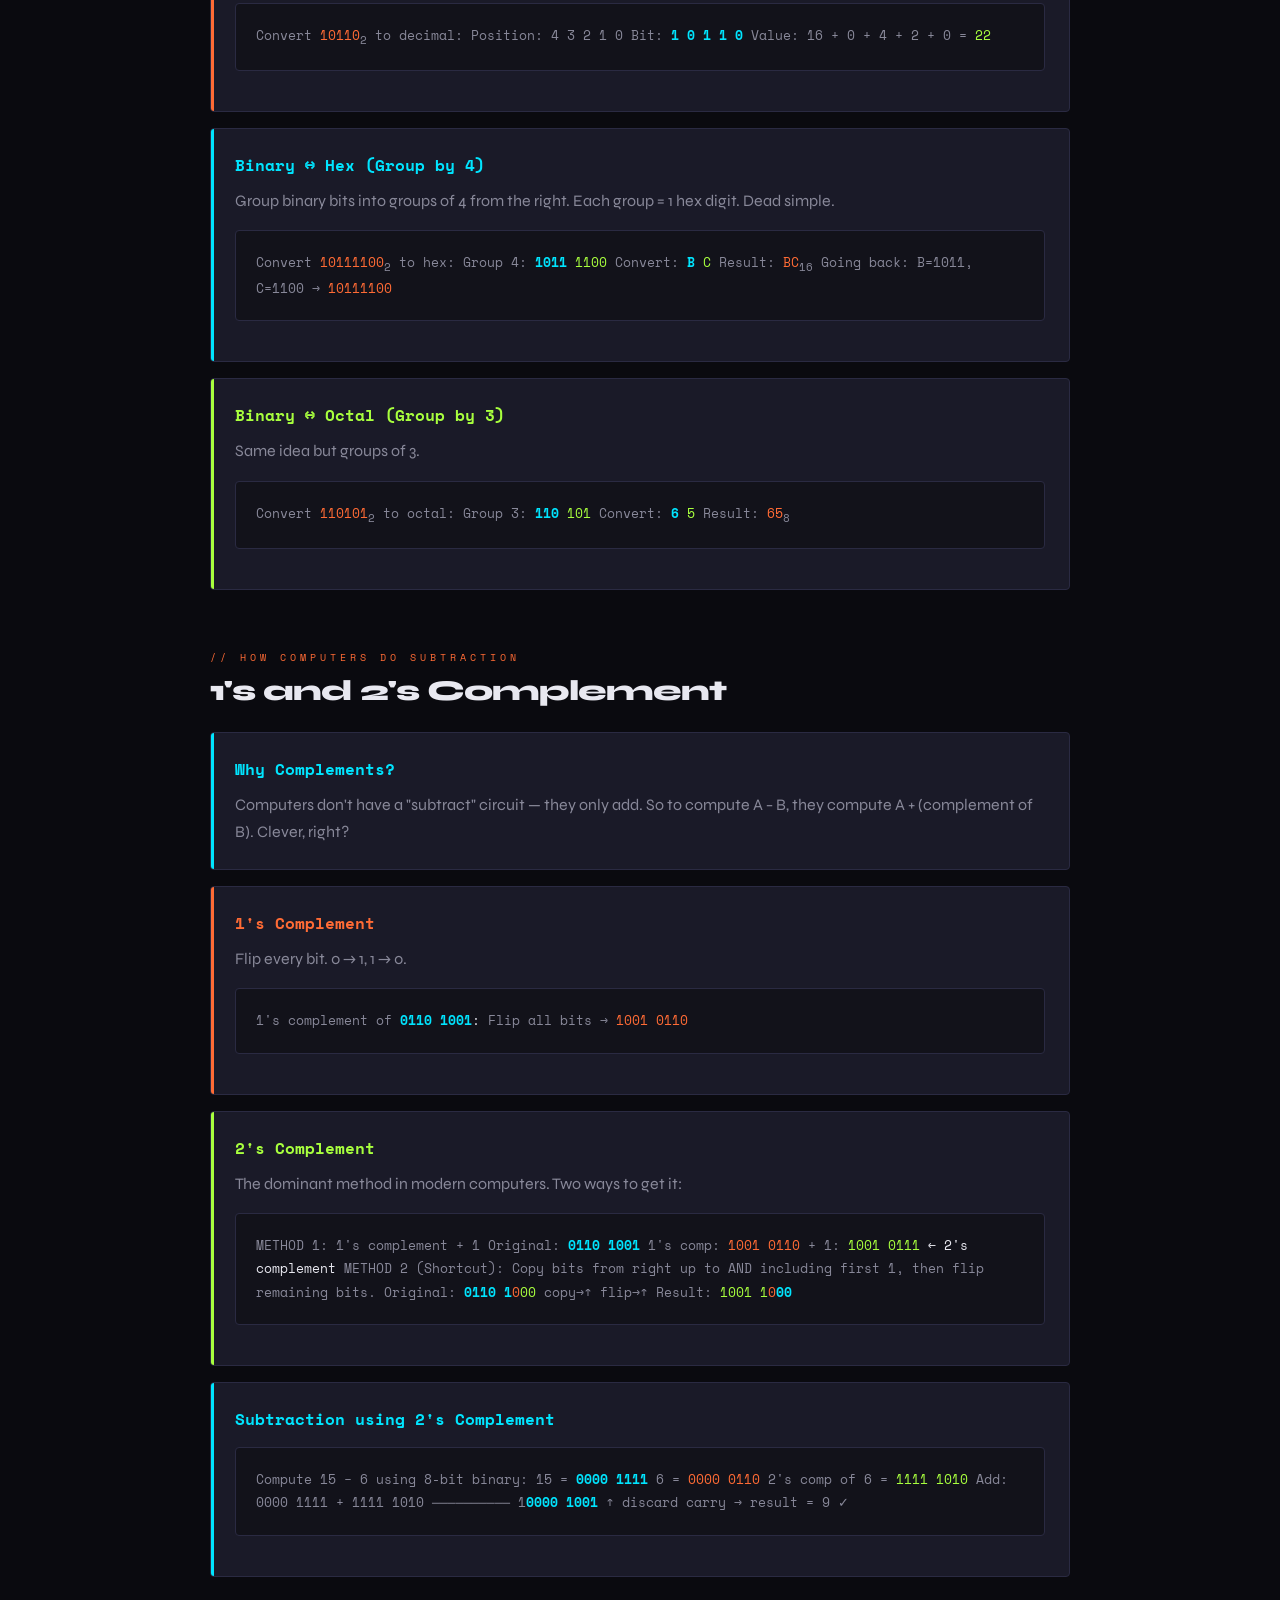
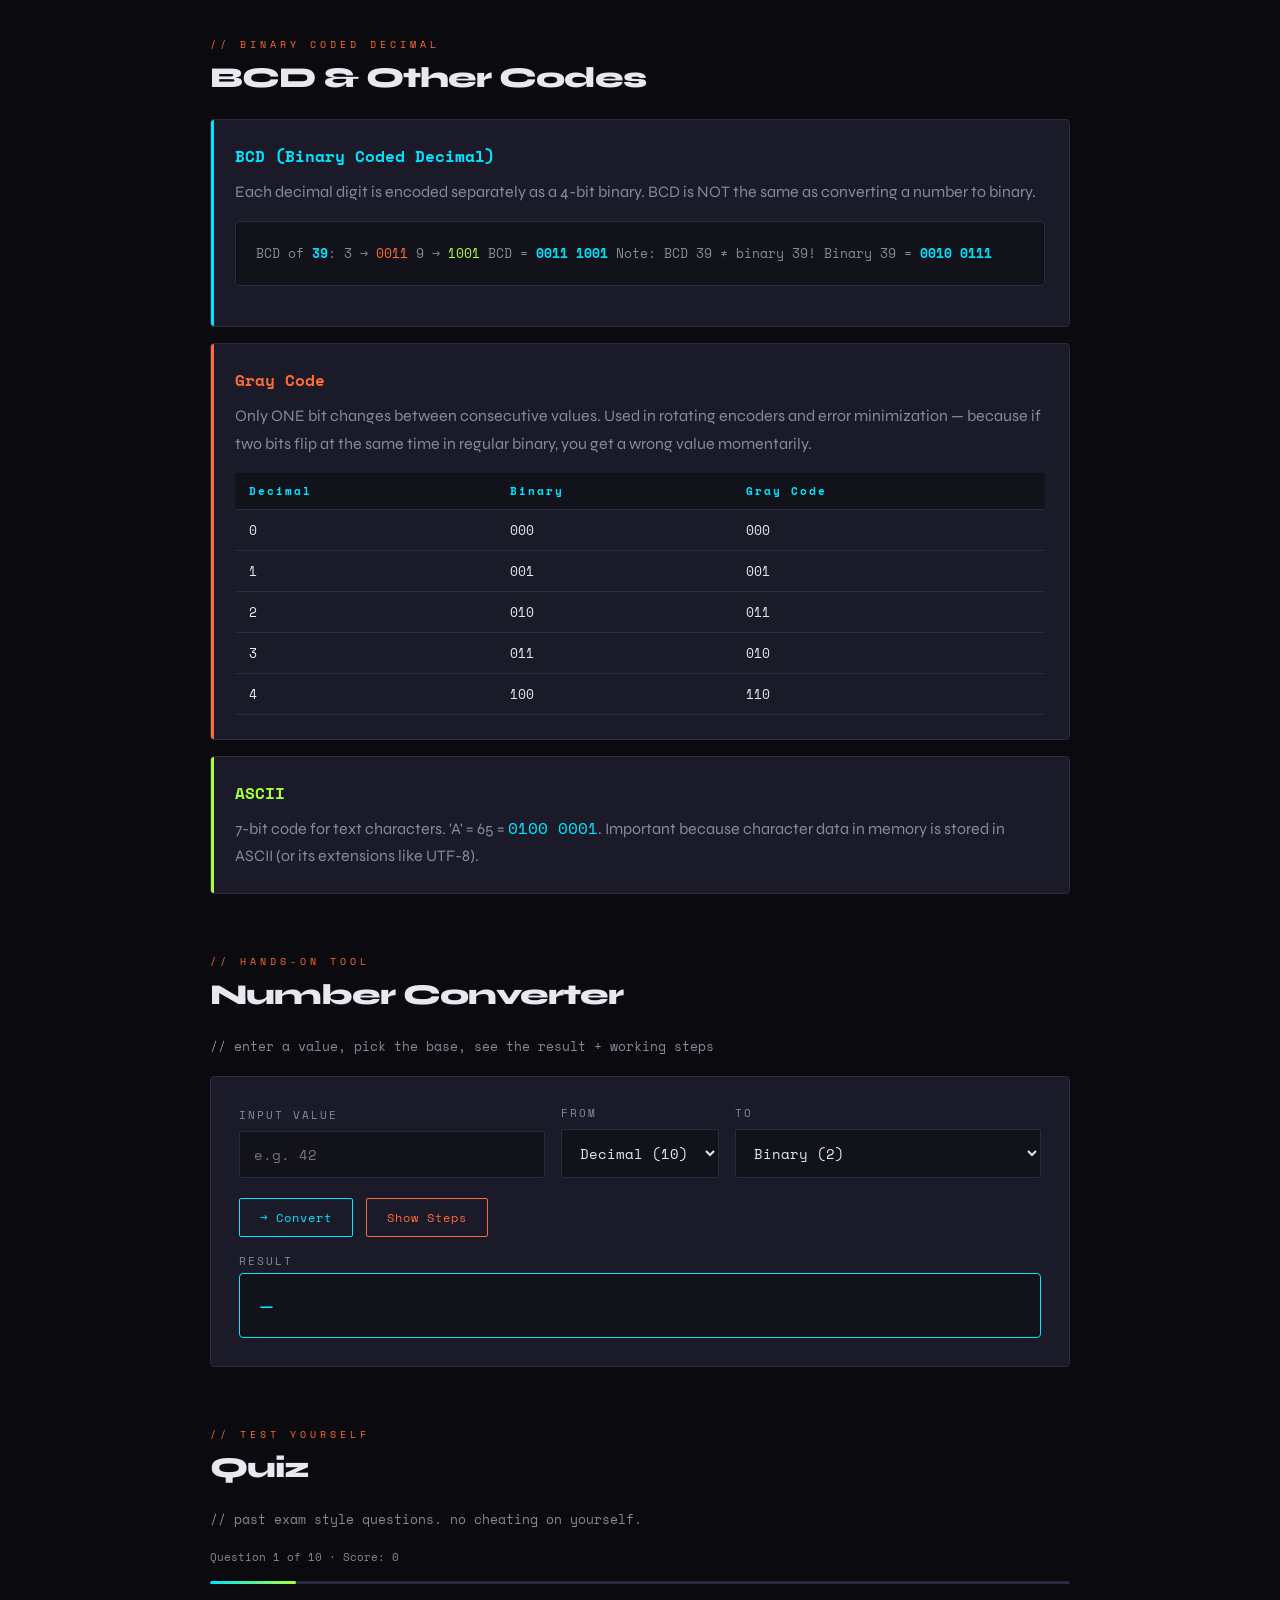
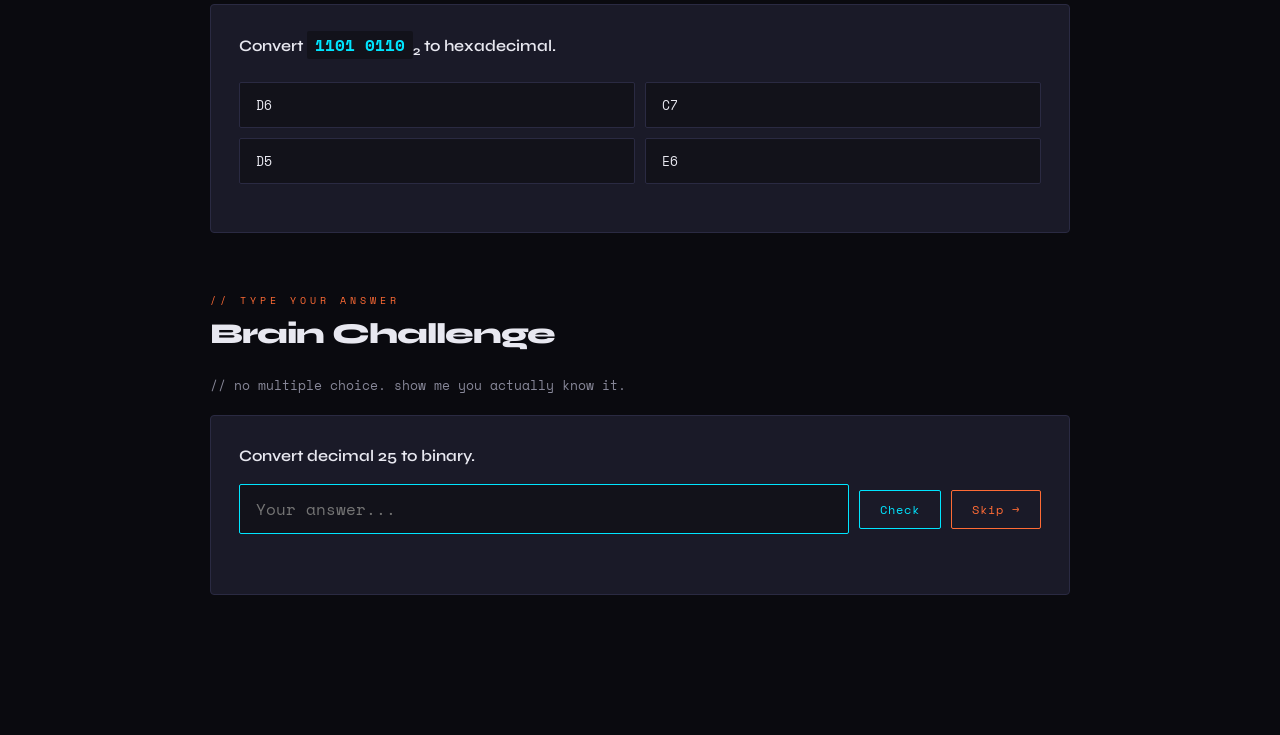
<file: number_systems_csc2111 (2).html>
<!DOCTYPE html>
<html lang="en">
<head>
<meta charset="UTF-8">
<meta name="viewport" content="width=device-width, initial-scale=1.0">
<title>Number Systems – CSC 2111</title>
<link href="https://fonts.googleapis.com/css2?family=Space+Mono:wght@400;700&family=Syne:wght@400;600;800&display=swap" rel="stylesheet">
<style>
  :root {
    --bg: #0a0a0f;
    --surface: #12121a;
    --card: #1a1a28;
    --border: #2a2a42;
    --accent: #00e5ff;
    --accent2: #ff6b35;
    --accent3: #a8ff3e;
    --text: #e8e8f0;
    --muted: #888899;
    --correct: #a8ff3e;
    --wrong: #ff4466;
    --mono: 'Space Mono', monospace;
    --sans: 'Syne', sans-serif;
  }
  * { box-sizing: border-box; margin: 0; padding: 0; }
  html { scroll-behavior: smooth; }
  body {
    background: var(--bg);
    color: var(--text);
    font-family: var(--sans);
    min-height: 100vh;
    overflow-x: hidden;
  }

  /* ── GRID NOISE BACKGROUND ── */
  body::before {
    content: '';
    position: fixed; inset: 0;
    background-image:
      linear-gradient(rgba(0,229,255,0.03) 1px, transparent 1px),
      linear-gradient(90deg, rgba(0,229,255,0.03) 1px, transparent 1px);
    background-size: 40px 40px;
    pointer-events: none;
    z-index: 0;
  }

  .wrapper { position: relative; z-index: 1; max-width: 900px; margin: 0 auto; padding: 0 20px 80px; }

  /* ── HERO ── */
  header {
    padding: 60px 0 40px;
    border-bottom: 1px solid var(--border);
    margin-bottom: 50px;
  }
  .tag {
    font-family: var(--mono);
    font-size: 11px;
    letter-spacing: 3px;
    color: var(--accent);
    text-transform: uppercase;
    margin-bottom: 14px;
    display: block;
  }
  h1 {
    font-size: clamp(2.2rem, 6vw, 4rem);
    font-weight: 800;
    line-height: 1;
    letter-spacing: -2px;
    margin-bottom: 16px;
  }
  h1 span { color: var(--accent); }
  .subtitle {
    color: var(--muted);
    font-size: 15px;
    font-family: var(--mono);
    max-width: 500px;
  }

  /* ── NAV PILLS ── */
  .nav-pills {
    display: flex; flex-wrap: wrap; gap: 10px;
    margin-bottom: 50px;
  }
  .pill {
    background: var(--card);
    border: 1px solid var(--border);
    color: var(--muted);
    font-family: var(--mono);
    font-size: 12px;
    padding: 8px 16px;
    border-radius: 2px;
    cursor: pointer;
    transition: all .2s;
    text-decoration: none;
  }
  .pill:hover, .pill.active { border-color: var(--accent); color: var(--accent); }

  /* ── SECTION HEADER ── */
  .section-label {
    font-family: var(--mono);
    font-size: 10px;
    letter-spacing: 4px;
    color: var(--accent2);
    text-transform: uppercase;
    margin-bottom: 8px;
  }
  h2 {
    font-size: 1.8rem;
    font-weight: 800;
    letter-spacing: -1px;
    margin-bottom: 24px;
  }
  section { margin-bottom: 60px; }

  /* ── CARDS ── */
  .card {
    background: var(--card);
    border: 1px solid var(--border);
    border-radius: 4px;
    padding: 24px;
    margin-bottom: 16px;
    position: relative;
    overflow: hidden;
  }
  .card::before {
    content: '';
    position: absolute; top: 0; left: 0;
    width: 3px; height: 100%;
    background: var(--accent);
  }
  .card.orange::before { background: var(--accent2); }
  .card.green::before { background: var(--accent3); }

  /* ── TABLE ── */
  table {
    width: 100%; border-collapse: collapse;
    font-family: var(--mono); font-size: 13px;
    margin-top: 16px;
  }
  th {
    background: var(--surface);
    color: var(--accent);
    padding: 10px 14px;
    text-align: left;
    font-size: 11px; letter-spacing: 2px;
    border-bottom: 1px solid var(--border);
  }
  td {
    padding: 10px 14px;
    border-bottom: 1px solid var(--border);
    color: var(--text);
  }
  tr:hover td { background: rgba(0,229,255,0.04); }

  /* ── CODE BLOCK ── */
  .code-block {
    background: var(--surface);
    border: 1px solid var(--border);
    border-radius: 4px;
    padding: 20px;
    font-family: var(--mono);
    font-size: 13px;
    line-height: 1.8;
    margin: 16px 0;
    overflow-x: auto;
  }
  .code-block .hl { color: var(--accent); font-weight: 700; }
  .code-block .hl2 { color: var(--accent2); }
  .code-block .hl3 { color: var(--accent3); }
  .code-block .dim { color: var(--muted); }

  /* ── CONVERTER ── */
  .converter {
    background: var(--card);
    border: 1px solid var(--border);
    border-radius: 4px;
    padding: 28px;
  }
  .conv-row {
    display: grid;
    grid-template-columns: 1fr auto 1fr;
    gap: 16px;
    align-items: end;
    margin-bottom: 20px;
  }
  .conv-group label {
    display: block;
    font-family: var(--mono);
    font-size: 11px;
    letter-spacing: 2px;
    color: var(--muted);
    margin-bottom: 8px;
    text-transform: uppercase;
  }
  .conv-group input, .conv-group select {
    width: 100%;
    background: var(--surface);
    border: 1px solid var(--border);
    color: var(--text);
    font-family: var(--mono);
    font-size: 14px;
    padding: 12px 14px;
    border-radius: 2px;
    outline: none;
    transition: border-color .2s;
  }
  .conv-group input:focus, .conv-group select:focus { border-color: var(--accent); }
  .conv-group select option { background: var(--surface); }
  .arrow-btn {
    background: var(--accent);
    color: var(--bg);
    border: none;
    font-family: var(--mono);
    font-size: 18px;
    width: 44px; height: 44px;
    border-radius: 2px;
    cursor: pointer;
    display: flex; align-items: center; justify-content: center;
    transition: transform .15s;
  }
  .arrow-btn:hover { transform: scale(1.1); }
  .result-box {
    background: var(--surface);
    border: 1px solid var(--accent);
    border-radius: 4px;
    padding: 16px 20px;
    font-family: var(--mono);
    font-size: 1.3rem;
    color: var(--accent);
    min-height: 54px;
    display: flex;
    align-items: center;
    letter-spacing: 2px;
  }
  .steps-box {
    background: var(--surface);
    border: 1px solid var(--border);
    border-radius: 4px;
    padding: 16px 20px;
    font-family: var(--mono);
    font-size: 12px;
    line-height: 1.8;
    color: var(--muted);
    margin-top: 12px;
    display: none;
    white-space: pre-wrap;
  }
  .steps-box.show { display: block; }
  .steps-box .step-val { color: var(--accent3); }

  /* ── QUIZ ── */
  .quiz-card {
    background: var(--card);
    border: 1px solid var(--border);
    border-radius: 4px;
    padding: 28px;
  }
  .quiz-q {
    font-size: 1rem;
    font-weight: 600;
    margin-bottom: 20px;
    line-height: 1.5;
  }
  .quiz-q code {
    background: var(--surface);
    color: var(--accent);
    font-family: var(--mono);
    padding: 2px 8px;
    border-radius: 2px;
  }
  .options {
    display: grid;
    grid-template-columns: 1fr 1fr;
    gap: 10px;
    margin-bottom: 20px;
  }
  .opt {
    background: var(--surface);
    border: 1px solid var(--border);
    color: var(--text);
    font-family: var(--mono);
    font-size: 13px;
    padding: 12px 16px;
    border-radius: 2px;
    cursor: pointer;
    text-align: left;
    transition: all .2s;
  }
  .opt:hover:not(:disabled) { border-color: var(--accent); color: var(--accent); }
  .opt.correct { border-color: var(--correct); color: var(--correct); background: rgba(168,255,62,.08); }
  .opt.wrong { border-color: var(--wrong); color: var(--wrong); background: rgba(255,68,102,.08); }
  .opt:disabled { cursor: default; }
  .quiz-footer {
    display: flex; align-items: center; justify-content: space-between;
    flex-wrap: wrap; gap: 12px;
  }
  .feedback {
    font-family: var(--mono);
    font-size: 12px;
    color: var(--muted);
    flex: 1;
    min-width: 200px;
  }
  .feedback.ok { color: var(--correct); }
  .feedback.nope { color: var(--wrong); }
  .btn {
    background: transparent;
    border: 1px solid var(--accent);
    color: var(--accent);
    font-family: var(--mono);
    font-size: 12px;
    padding: 10px 20px;
    border-radius: 2px;
    cursor: pointer;
    letter-spacing: 1px;
    transition: all .2s;
  }
  .btn:hover { background: var(--accent); color: var(--bg); }
  .btn.secondary { border-color: var(--accent2); color: var(--accent2); }
  .btn.secondary:hover { background: var(--accent2); color: var(--bg); }
  .progress-bar {
    height: 3px;
    background: var(--border);
    border-radius: 2px;
    margin-bottom: 20px;
    overflow: hidden;
  }
  .progress-fill {
    height: 100%;
    background: linear-gradient(90deg, var(--accent), var(--accent3));
    border-radius: 2px;
    transition: width .4s ease;
  }
  .score-display {
    font-family: var(--mono);
    font-size: 11px;
    color: var(--muted);
    margin-bottom: 16px;
  }

  /* ── CHALLENGE ── */
  .challenge-area {
    background: var(--card);
    border: 1px solid var(--border);
    border-radius: 4px;
    padding: 28px;
    margin-bottom: 16px;
  }
  .challenge-q {
    font-size: 1rem; font-weight: 600;
    margin-bottom: 16px; line-height: 1.5;
  }
  .challenge-input-row {
    display: flex; gap: 10px; align-items: center;
    flex-wrap: wrap;
  }
  .challenge-input {
    background: var(--surface);
    border: 1px solid var(--border);
    color: var(--text);
    font-family: var(--mono);
    font-size: 16px;
    padding: 12px 16px;
    border-radius: 2px;
    outline: none;
    flex: 1; min-width: 140px;
    transition: border-color .2s;
  }
  .challenge-input:focus { border-color: var(--accent); }
  .challenge-feedback {
    font-family: var(--mono);
    font-size: 13px;
    margin-top: 12px;
    min-height: 20px;
  }

  /* ── RESPONSIVE ── */
  @media (max-width: 600px) {
    .conv-row { grid-template-columns: 1fr; }
    .options { grid-template-columns: 1fr; }
    .arrow-btn { width: 100%; }
  }

  /* ── SCROLLBAR ── */
  ::-webkit-scrollbar { width: 6px; }
  ::-webkit-scrollbar-track { background: var(--bg); }
  ::-webkit-scrollbar-thumb { background: var(--border); border-radius: 3px; }

  /* ── ANIMATION ── */
  @keyframes fadeUp {
    from { opacity:0; transform: translateY(20px); }
    to { opacity:1; transform: translateY(0); }
  }
  section { animation: fadeUp .5s ease forwards; }

  .highlight-word { color: var(--accent2); font-weight: 700; }
  .note {
    background: rgba(0,229,255,0.05);
    border-left: 3px solid var(--accent);
    padding: 14px 18px;
    border-radius: 0 4px 4px 0;
    font-size: 14px;
    line-height: 1.6;
    margin: 16px 0;
    color: var(--muted);
  }
  .note strong { color: var(--text); }
</style>
</head>
<body>
<div class="wrapper">

  <!-- HEADER -->
  <header>
    <span class="tag">CSC 2111 · Topic 9</span>
    <h1>Number<br><span>Systems</span></h1>
    <p class="subtitle">// binary, octal, hex, BCD, conversions & complements</p>
  </header>

  <!-- NAV -->
  <nav class="nav-pills">
    <a class="pill" href="#summary">Summary</a>
    <a class="pill" href="#bases">Number Bases</a>
    <a class="pill" href="#conversions">Conversions</a>
    <a class="pill" href="#complement">Complements</a>
    <a class="pill" href="#bcd">BCD & Codes</a>
    <a class="pill" href="#converter">Interactive Converter</a>
    <a class="pill" href="#quiz">Quiz</a>
    <a class="pill" href="#challenge">Brain Challenge</a>
  </nav>

  <!-- ── SUMMARY ── -->
  <section id="summary">
    <p class="section-label">// overview</p>
    <h2>Why Number Systems?</h2>
    <div class="card">
      <p style="line-height:1.7; margin-bottom:12px;">
        Computers are fundamentally <span class="highlight-word">dumb machines that only understand two states</span> — ON and OFF, 1 and 0. Every number you type, every image you see, every song you hear — it's all stored and processed as sequences of binary digits (bits). Understanding number systems is understanding the language of the machine.
      </p>
      <p style="line-height:1.7;">
        We humans use <strong>base-10 (decimal)</strong> because we have 10 fingers. Computers use <strong>base-2 (binary)</strong> because transistors have 2 states. We use <strong>base-16 (hexadecimal)</strong> as a shorthand for binary because it's more compact. And <strong>base-8 (octal)</strong> shows up in older systems and Unix file permissions.
      </p>
    </div>
    <div class="note">
      <strong>Exam focus:</strong> UNZA questions heavily test conversions between bases, 2's complement arithmetic, and BCD representation. Make sure you can do all of these by hand.
    </div>
  </section>

  <!-- ── NUMBER BASES ── -->
  <section id="bases">
    <p class="section-label">// foundation</p>
    <h2>The Four Bases</h2>

    <div class="card">
      <strong style="color:var(--accent); font-family:var(--mono);">BASE-10 · Decimal</strong>
      <p style="margin-top:10px; line-height:1.7; color:var(--muted);">Digits: 0-9. The default. Positional value is powers of 10.</p>
      <div class="code-block">
        <span class="dim">Example: </span><span class="hl">347</span><span class="dim"> = 3×10² + 4×10¹ + 7×10⁰</span><br>
        <span class="dim">       = 300 + 40 + 7 = </span><span class="hl">347</span>
      </div>
    </div>

    <div class="card orange">
      <strong style="color:var(--accent2); font-family:var(--mono);">BASE-2 · Binary</strong>
      <p style="margin-top:10px; line-height:1.7; color:var(--muted);">Digits: 0, 1. The machine's native tongue. Positional value is powers of 2.</p>
      <div class="code-block">
        <span class="dim">Example: </span><span class="hl2">1011</span><span class="dim"> = 1×2³ + 0×2² + 1×2¹ + 1×2⁰</span><br>
        <span class="dim">       = 8 + 0 + 2 + 1 = </span><span class="hl">11</span><span class="dim"> (decimal)</span>
      </div>
    </div>

    <div class="card">
      <strong style="color:var(--accent); font-family:var(--mono);">BASE-8 · Octal</strong>
      <p style="margin-top:10px; line-height:1.7; color:var(--muted);">Digits: 0-7. Each octal digit = exactly 3 binary digits.</p>
      <div class="code-block">
        <span class="dim">Example: </span><span class="hl">53</span><sub style="color:var(--muted)">8</sub><span class="dim"> = 5×8¹ + 3×8⁰ = 40 + 3 = </span><span class="hl">43</span><span class="dim"> (decimal)</span><br>
        <span class="dim">Binary shortcut: </span><span class="hl2">101</span><span class="hl3"> 011</span><span class="dim"> → </span><span class="hl">5</span><span class="hl2">3</span><sub style="color:var(--muted)">8</sub>
      </div>
    </div>

    <div class="card green">
      <strong style="color:var(--accent3); font-family:var(--mono);">BASE-16 · Hexadecimal</strong>
      <p style="margin-top:10px; line-height:1.7; color:var(--muted);">Digits: 0-9, A-F. Each hex digit = exactly 4 binary digits. Very common in architecture (memory addresses, opcodes).</p>
      <div class="code-block">
        <span class="dim">Example: </span><span class="hl3">2F</span><sub style="color:var(--muted)">16</sub><span class="dim"> = 2×16¹ + 15×16⁰ = 32 + 15 = </span><span class="hl">47</span><span class="dim"> (decimal)</span><br>
        <span class="dim">A=10, B=11, C=12, D=13, E=14, F=15</span>
      </div>
    </div>

    <!-- Quick Reference Table -->
    <table>
      <thead>
        <tr><th>Decimal</th><th>Binary</th><th>Octal</th><th>Hex</th></tr>
      </thead>
      <tbody id="ref-table">
      </tbody>
    </table>
  </section>

  <!-- ── CONVERSIONS ── -->
  <section id="conversions">
    <p class="section-label">// the most tested part</p>
    <h2>Conversion Methods</h2>

    <div class="card">
      <strong style="color:var(--accent); font-family:var(--mono);">Decimal → Binary (Divide by 2)</strong>
      <p style="margin-top:10px; line-height:1.7; color:var(--muted);">Keep dividing by 2, collect remainders bottom-to-top.</p>
      <div class="code-block">
<span class="dim">Convert 13 to binary:</span>
<span class="hl">13</span> ÷ 2 = 6  <span class="dim">remainder</span> <span class="hl3">1</span>  ← LSB
<span class="hl">6</span>  ÷ 2 = 3  <span class="dim">remainder</span> <span class="hl3">0</span>
<span class="hl">3</span>  ÷ 2 = 1  <span class="dim">remainder</span> <span class="hl3">1</span>
<span class="hl">1</span>  ÷ 2 = 0  <span class="dim">remainder</span> <span class="hl3">1</span>  ← MSB

<span class="dim">Read remainders ↑ =</span> <span class="hl2">1101</span><sub style="color:var(--muted)">2</sub>
      </div>
    </div>

    <div class="card orange">
      <strong style="color:var(--accent2); font-family:var(--mono);">Binary → Decimal (Expand by Powers)</strong>
      <p style="margin-top:10px; line-height:1.7; color:var(--muted);">Multiply each bit by its positional value and sum.</p>
      <div class="code-block">
<span class="dim">Convert </span><span class="hl2">10110</span><sub style="color:var(--muted)">2</sub><span class="dim"> to decimal:</span>
<span class="dim">Position:  4   3   2   1   0</span>
<span class="dim">Bit:       </span><span class="hl">1   0   1   1   0</span>
<span class="dim">Value:    16 + 0 + 4 + 2 + 0 = </span><span class="hl3">22</span>
      </div>
    </div>

    <div class="card">
      <strong style="color:var(--accent); font-family:var(--mono);">Binary ↔ Hex (Group by 4)</strong>
      <p style="margin-top:10px; line-height:1.7; color:var(--muted);">Group binary bits into groups of 4 from the right. Each group = 1 hex digit. Dead simple.</p>
      <div class="code-block">
<span class="dim">Convert </span><span class="hl2">10111100</span><sub style="color:var(--muted)">2</sub><span class="dim"> to hex:</span>
<span class="dim">Group 4:  </span><span class="hl">1011</span> <span class="hl3">1100</span>
<span class="dim">Convert:  </span><span class="hl">B</span>    <span class="hl3">C</span>
<span class="dim">Result:   </span><span class="hl2">BC</span><sub style="color:var(--muted)">16</sub>

<span class="dim">Going back: B=1011, C=1100 → </span><span class="hl2">10111100</span>
      </div>
    </div>

    <div class="card green">
      <strong style="color:var(--accent3); font-family:var(--mono);">Binary ↔ Octal (Group by 3)</strong>
      <p style="margin-top:10px; line-height:1.7; color:var(--muted);">Same idea but groups of 3.</p>
      <div class="code-block">
<span class="dim">Convert </span><span class="hl2">110101</span><sub style="color:var(--muted)">2</sub><span class="dim"> to octal:</span>
<span class="dim">Group 3:  </span><span class="hl">110</span> <span class="hl3">101</span>
<span class="dim">Convert:  </span><span class="hl">6</span>   <span class="hl3">5</span>
<span class="dim">Result:   </span><span class="hl2">65</span><sub style="color:var(--muted)">8</sub>
      </div>
    </div>
  </section>

  <!-- ── COMPLEMENTS ── -->
  <section id="complement">
    <p class="section-label">// how computers do subtraction</p>
    <h2>1's and 2's Complement</h2>

    <div class="card">
      <strong style="color:var(--accent); font-family:var(--mono);">Why Complements?</strong>
      <p style="margin-top:10px; line-height:1.7; color:var(--muted);">
        Computers don't have a "subtract" circuit — they only add. So to compute A − B, they compute A + (complement of B). Clever, right?
      </p>
    </div>

    <div class="card orange">
      <strong style="color:var(--accent2); font-family:var(--mono);">1's Complement</strong>
      <p style="margin-top:10px; line-height:1.7; color:var(--muted);">Flip every bit. 0 → 1, 1 → 0.</p>
      <div class="code-block">
<span class="dim">1's complement of </span><span class="hl">0110 1001</span>:
<span class="dim">Flip all bits → </span><span class="hl2">1001 0110</span>
      </div>
    </div>

    <div class="card green">
      <strong style="color:var(--accent3); font-family:var(--mono);">2's Complement</strong>
      <p style="margin-top:10px; line-height:1.7; color:var(--muted);">The dominant method in modern computers. Two ways to get it:</p>
      <div class="code-block">
<span class="dim">METHOD 1: 1's complement + 1</span>
<span class="dim">Original:     </span><span class="hl">0110 1001</span>
<span class="dim">1's comp:     </span><span class="hl2">1001 0110</span>
<span class="dim">+ 1:          </span><span class="hl3">1001 0111</span>  ← 2's complement

<span class="dim">METHOD 2 (Shortcut): </span>
<span class="dim">Copy bits from right up to AND including first 1,</span>
<span class="dim">then flip remaining bits.</span>

<span class="dim">Original:  </span><span class="hl">0110 1</span><span class="hl2">0</span><span class="hl3">00</span>
<span class="dim">           copy→↑  flip→↑</span>
<span class="dim">Result:    </span><span class="hl3">1001 1</span><span class="hl2">0</span><span class="hl">00</span>
      </div>
    </div>

    <div class="card">
      <strong style="color:var(--accent); font-family:var(--mono);">Subtraction using 2's Complement</strong>
      <div class="code-block">
<span class="dim">Compute 15 − 6 using 8-bit binary:</span>

<span class="dim">15 =</span> <span class="hl">0000 1111</span>
<span class="dim"> 6 =</span> <span class="hl2">0000 0110</span>
<span class="dim">2's comp of 6 =</span> <span class="hl3">1111 1010</span>

<span class="dim">Add: 0000 1111</span>
<span class="dim">   + 1111 1010</span>
<span class="dim">   ──────────</span>
<span class="dim">  1</span><span class="hl">0000 1001</span>
<span class="dim">  ↑ discard carry  →  result = 9 ✓</span>
      </div>
    </div>
  </section>

  <!-- ── BCD ── -->
  <section id="bcd">
    <p class="section-label">// binary coded decimal</p>
    <h2>BCD & Other Codes</h2>

    <div class="card">
      <strong style="color:var(--accent); font-family:var(--mono);">BCD (Binary Coded Decimal)</strong>
      <p style="margin-top:10px; line-height:1.7; color:var(--muted);">
        Each decimal digit is encoded separately as a 4-bit binary. BCD is NOT the same as converting a number to binary.
      </p>
      <div class="code-block">
<span class="dim">BCD of </span><span class="hl">39</span><span class="dim">:</span>
<span class="dim">  3 → </span><span class="hl2">0011</span>
<span class="dim">  9 → </span><span class="hl3">1001</span>
<span class="dim">  BCD = </span><span class="hl">0011 1001</span>

<span class="dim">Note: BCD 39 ≠ binary 39!</span>
<span class="dim">Binary 39 = </span><span class="hl">0010 0111</span>
      </div>
    </div>

    <div class="card orange">
      <strong style="color:var(--accent2); font-family:var(--mono);">Gray Code</strong>
      <p style="margin-top:10px; line-height:1.7; color:var(--muted);">
        Only ONE bit changes between consecutive values. Used in rotating encoders and error minimization — because if two bits flip at the same time in regular binary, you get a wrong value momentarily.
      </p>
      <table>
        <thead><tr><th>Decimal</th><th>Binary</th><th>Gray Code</th></tr></thead>
        <tbody>
          <tr><td>0</td><td>000</td><td>000</td></tr>
          <tr><td>1</td><td>001</td><td>001</td></tr>
          <tr><td>2</td><td>010</td><td>011</td></tr>
          <tr><td>3</td><td>011</td><td>010</td></tr>
          <tr><td>4</td><td>100</td><td>110</td></tr>
        </tbody>
      </table>
    </div>

    <div class="card green">
      <strong style="color:var(--accent3); font-family:var(--mono);">ASCII</strong>
      <p style="margin-top:10px; line-height:1.7; color:var(--muted);">
        7-bit code for text characters. 'A' = 65 = <span style="color:var(--accent); font-family:var(--mono);">0100 0001</span>. Important because character data in memory is stored in ASCII (or its extensions like UTF-8).
      </p>
    </div>
  </section>

  <!-- ── INTERACTIVE CONVERTER ── -->
  <section id="converter">
    <p class="section-label">// hands-on tool</p>
    <h2>Number Converter</h2>
    <p style="color:var(--muted); font-family:var(--mono); font-size:13px; margin-bottom:20px;">// enter a value, pick the base, see the result + working steps</p>

    <div class="converter">
      <div class="conv-row">
        <div class="conv-group">
          <label>Input Value</label>
          <input type="text" id="conv-input" placeholder="e.g. 42" />
        </div>
        <div class="conv-group" style="width:auto">
          <label>From</label>
          <select id="conv-from">
            <option value="10">Decimal (10)</option>
            <option value="2">Binary (2)</option>
            <option value="8">Octal (8)</option>
            <option value="16">Hex (16)</option>
          </select>
        </div>
        <div class="conv-group" style="width:auto">
          <label>To</label>
          <select id="conv-to">
            <option value="2">Binary (2)</option>
            <option value="16">Hex (16)</option>
            <option value="8">Octal (8)</option>
            <option value="10">Decimal (10)</option>
          </select>
        </div>
      </div>

      <button class="btn" onclick="doConvert()" style="margin-bottom:16px;">→ Convert</button>
      <button class="btn secondary" onclick="toggleSteps()" style="margin-bottom:16px; margin-left:10px;">Show Steps</button>

      <div style="margin-bottom:4px; font-family:var(--mono); font-size:11px; color:var(--muted); letter-spacing:2px;">RESULT</div>
      <div class="result-box" id="conv-result">—</div>
      <div class="steps-box" id="steps-box"></div>
    </div>
  </section>

  <!-- ── QUIZ ── -->
  <section id="quiz">
    <p class="section-label">// test yourself</p>
    <h2>Quiz</h2>
    <p style="color:var(--muted); font-family:var(--mono); font-size:13px; margin-bottom:20px;">// past exam style questions. no cheating on yourself.</p>

    <div class="score-display" id="score-display">Question 1 of 10</div>
    <div class="progress-bar"><div class="progress-fill" id="progress-fill" style="width:10%"></div></div>

    <div class="quiz-card">
      <p class="quiz-q" id="quiz-q"></p>
      <div class="options" id="quiz-opts"></div>
      <div class="quiz-footer">
        <div class="feedback" id="quiz-feedback"></div>
        <button class="btn" id="next-btn" onclick="nextQuestion()" style="display:none;">Next →</button>
      </div>
    </div>
  </section>

  <!-- ── BRAIN CHALLENGE ── -->
  <section id="challenge">
    <p class="section-label">// type your answer</p>
    <h2>Brain Challenge</h2>
    <p style="color:var(--muted); font-family:var(--mono); font-size:13px; margin-bottom:20px;">// no multiple choice. show me you actually know it.</p>

    <div class="challenge-area" id="chal-area">
      <p class="challenge-q" id="chal-q"></p>
      <div class="challenge-input-row">
        <input class="challenge-input" type="text" id="chal-input" placeholder="Your answer..." onkeydown="if(event.key==='Enter') checkChallenge()" />
        <button class="btn" onclick="checkChallenge()">Check</button>
        <button class="btn secondary" onclick="newChallenge()">Skip →</button>
      </div>
      <div class="challenge-feedback" id="chal-feedback"></div>
    </div>
  </section>

</div>

<script>
// ── REFERENCE TABLE ──
const tableBody = document.getElementById('ref-table');
for (let i = 0; i <= 15; i++) {
  const tr = document.createElement('tr');
  tr.innerHTML = `<td>${i}</td><td style="color:var(--accent2)">${i.toString(2).padStart(4,'0')}</td><td style="color:var(--accent)">${i.toString(8)}</td><td style="color:var(--accent3)">${i.toString(16).toUpperCase()}</td>`;
  tableBody.appendChild(tr);
}

// ── CONVERTER ──
let stepsVisible = false;

function doConvert() {
  const val = document.getElementById('conv-input').value.trim();
  const fromBase = parseInt(document.getElementById('conv-from').value);
  const toBase = parseInt(document.getElementById('conv-to').value);
  const resultBox = document.getElementById('conv-result');
  const stepsBox = document.getElementById('steps-box');

  if (!val) { resultBox.textContent = 'Enter a value'; return; }

  const decimal = parseInt(val, fromBase);
  if (isNaN(decimal)) { resultBox.textContent = 'Invalid input'; return; }

  const result = decimal.toString(toBase).toUpperCase();
  resultBox.textContent = result + ' (' + baseLabel(toBase) + ')';

  // Generate steps
  let steps = '';
  if (fromBase !== 10) {
    steps += `Step 1: Convert ${val.toUpperCase()} (base ${fromBase}) → decimal\n`;
    const chars = val.toUpperCase().split('').reverse();
    let sum = 0;
    let parts = [];
    chars.forEach((c, i) => {
      const d = parseInt(c, fromBase);
      const pv = d * Math.pow(fromBase, i);
      parts.push(`  ${c} × ${fromBase}^${i} = ${pv}`);
      sum += pv;
    });
    steps += parts.reverse().join('\n') + `\n  Total = ${sum}\n\n`;
  }
  if (toBase !== 10) {
    steps += `Step 2: Convert ${decimal} (decimal) → base ${toBase}\n`;
    let n = decimal;
    let remainders = [];
    while (n > 0) {
      remainders.push(`  ${n} ÷ ${toBase} = ${Math.floor(n/toBase)} remainder ${n % toBase}`);
      n = Math.floor(n / toBase);
    }
    steps += remainders.join('\n') + `\n  Read remainders bottom-to-top = ${result}`;
  }
  if (fromBase === 10 && toBase === 10) steps = 'Same base — no conversion needed!';
  if (!steps) steps = `${val} in decimal = ${decimal}, converted to base ${toBase} = ${result}`;

  stepsBox.textContent = steps;
  if (stepsVisible) stepsBox.classList.add('show');
}

function toggleSteps() {
  stepsVisible = !stepsVisible;
  const box = document.getElementById('steps-box');
  box.classList.toggle('show', stepsVisible);
}

function baseLabel(b) {
  return {2:'binary',8:'octal',10:'decimal',16:'hex'}[b] || 'base '+b;
}

// ── QUIZ DATA ──
const questions = [
  {
    q: "Convert <code>1101 0110</code><sub>2</sub> to hexadecimal.",
    opts: ["D6", "C7", "D5", "E6"],
    ans: 0,
    exp: "Group into nibbles: 1101 = D, 0110 = 6. So D6₁₆."
  },
  {
    q: "What is the 2's complement of <code>0011 0100</code>?",
    opts: ["1100 1011", "1100 1100", "0011 0011", "1111 0111"],
    ans: 1,
    exp: "1's complement = 1100 1011, add 1 = 1100 1100."
  },
  {
    q: "What decimal value does <code>1010 1010</code><sub>2</sub> represent?",
    opts: ["160", "170", "180", "150"],
    ans: 1,
    exp: "128+32+8+2 = 170."
  },
  {
    q: "The BCD representation of decimal <code>47</code> is:",
    opts: ["0010 1111", "0100 0111", "0011 0111", "0100 1111"],
    ans: 1,
    exp: "BCD encodes each digit separately: 4 = 0100, 7 = 0111."
  },
  {
    q: "Convert <code>3A</code><sub>16</sub> to decimal.",
    opts: ["56", "58", "62", "54"],
    ans: 1,
    exp: "3×16 + 10×1 = 48 + 10 = 58."
  },
  {
    q: "What is <code>76</code><sub>8</sub> in decimal?",
    opts: ["60", "62", "64", "58"],
    ans: 1,
    exp: "7×8 + 6 = 56 + 6 = 62."
  },
  {
    q: "In Gray Code, how many bits change when going from one number to the next?",
    opts: ["All bits", "At most 2 bits", "Exactly 1 bit", "Exactly 2 bits"],
    ans: 2,
    exp: "Gray Code guarantees only one bit changes between consecutive values — that's the whole point!"
  },
  {
    q: "Using 2's complement, compute <code>8 − 5</code> in 4-bit binary.",
    opts: ["0011 (3)", "0011 (3) with carry discarded", "1011", "0100"],
    ans: 1,
    exp: "5 = 0101, 2's comp = 1011. 1000 + 1011 = 10011. Discard carry → 0011 = 3 ✓"
  },
  {
    q: "Binary <code>11111111</code> equals what in decimal?",
    opts: ["254", "256", "255", "128"],
    ans: 2,
    exp: "128+64+32+16+8+4+2+1 = 255."
  },
  {
    q: "How many bits are needed to represent the hex number <code>FF</code> in binary?",
    opts: ["4 bits", "6 bits", "8 bits", "16 bits"],
    ans: 2,
    exp: "F = 4 bits, FF = 2 × 4 bits = 8 bits."
  }
];

let qIndex = 0, score = 0;

function renderQuestion() {
  const q = questions[qIndex];
  document.getElementById('quiz-q').innerHTML = q.q;
  document.getElementById('quiz-feedback').textContent = '';
  document.getElementById('quiz-feedback').className = 'feedback';
  document.getElementById('next-btn').style.display = 'none';
  document.getElementById('score-display').textContent = `Question ${qIndex+1} of ${questions.length} · Score: ${score}`;
  document.getElementById('progress-fill').style.width = `${((qIndex+1)/questions.length)*100}%`;

  const optsDiv = document.getElementById('quiz-opts');
  optsDiv.innerHTML = '';
  q.opts.forEach((opt, i) => {
    const btn = document.createElement('button');
    btn.className = 'opt';
    btn.textContent = opt;
    btn.onclick = () => selectAnswer(i, btn);
    optsDiv.appendChild(btn);
  });
}

function selectAnswer(i, btn) {
  const q = questions[qIndex];
  const allBtns = document.querySelectorAll('.opt');
  allBtns.forEach(b => b.disabled = true);

  if (i === q.ans) {
    btn.classList.add('correct');
    document.getElementById('quiz-feedback').textContent = '✓ Correct! ' + q.exp;
    document.getElementById('quiz-feedback').className = 'feedback ok';
    score++;
  } else {
    btn.classList.add('wrong');
    allBtns[q.ans].classList.add('correct');
    document.getElementById('quiz-feedback').textContent = '✗ Wrong. ' + q.exp;
    document.getElementById('quiz-feedback').className = 'feedback nope';
  }
  document.getElementById('next-btn').style.display = 'inline-block';
}

function nextQuestion() {
  qIndex++;
  if (qIndex >= questions.length) {
    document.getElementById('quiz-q').innerHTML = `Quiz Complete! Score: <span style="color:var(--accent3)">${score}/${questions.length}</span>`;
    document.getElementById('quiz-opts').innerHTML = '';
    document.getElementById('quiz-feedback').textContent = score >= 8 ? 'Solid. You know this.' : score >= 5 ? 'Decent, but revisit the weaker spots.' : 'Go back and review. No shame in it.';
    document.getElementById('next-btn').textContent = 'Restart';
    document.getElementById('next-btn').onclick = () => { qIndex=0; score=0; renderQuestion(); document.getElementById('next-btn').textContent='Next →'; document.getElementById('next-btn').onclick=nextQuestion; };
    document.getElementById('next-btn').style.display = 'inline-block';
    return;
  }
  renderQuestion();
}

renderQuestion();

// ── BRAIN CHALLENGE ──
const challenges = [
  { q: "Convert decimal 25 to binary.", a: "11001", hint: "Divide repeatedly by 2" },
  { q: "Convert binary 10011 to decimal.", a: "19", hint: "16+2+1" },
  { q: "Convert hex 1F to decimal.", a: "31", hint: "1×16 + 15" },
  { q: "What is the 2's complement of 0110 (4-bit)?", a: "1010", hint: "Flip: 1001, add 1: 1010" },
  { q: "Convert octal 17 to decimal.", a: "15", hint: "1×8 + 7" },
  { q: "Convert binary 1111 0000 to hex.", a: "F0", hint: "1111=F, 0000=0" },
  { q: "BCD encode decimal 52.", a: "01010010", hint: "5→0101, 2→0010" },
  { q: "Convert decimal 255 to hex.", a: "FF", hint: "255 = 15×16 + 15" },
  { q: "Convert hex A3 to binary (8 bits).", a: "10100011", hint: "A=1010, 3=0011" },
  { q: "What is the 1's complement of 10110011?", a: "01001100", hint: "Flip every bit" },
];

let chalIndex = 0;

function newChallenge(next = true) {
  if (next) chalIndex = (chalIndex + 1) % challenges.length;
  document.getElementById('chal-q').textContent = challenges[chalIndex].q;
  document.getElementById('chal-input').value = '';
  document.getElementById('chal-feedback').textContent = '';
  document.getElementById('chal-feedback').style.color = 'var(--muted)';
  document.getElementById('chal-input').focus();
}

function checkChallenge() {
  const answer = document.getElementById('chal-input').value.trim().toUpperCase().replace(/\s/g,'');
  const correct = challenges[chalIndex].a.toUpperCase().replace(/\s/g,'');
  const fb = document.getElementById('chal-feedback');
  if (answer === correct) {
    fb.textContent = '✓ Correct! ' + challenges[chalIndex].hint;
    fb.style.color = 'var(--correct)';
    setTimeout(() => newChallenge(), 1800);
  } else {
    fb.textContent = `✗ Not quite. Hint: ${challenges[chalIndex].hint}`;
    fb.style.color = 'var(--wrong)';
  }
}

newChallenge(false);

// ── NAV PILLS ACTIVE STATE ──
const sections = document.querySelectorAll('section[id]');
const pills = document.querySelectorAll('.pill');
window.addEventListener('scroll', () => {
  let current = '';
  sections.forEach(s => { if (window.scrollY >= s.offsetTop - 100) current = s.id; });
  pills.forEach(p => { p.classList.toggle('active', p.getAttribute('href') === '#'+current); });
});
</script>
</body>
</html>
</file>
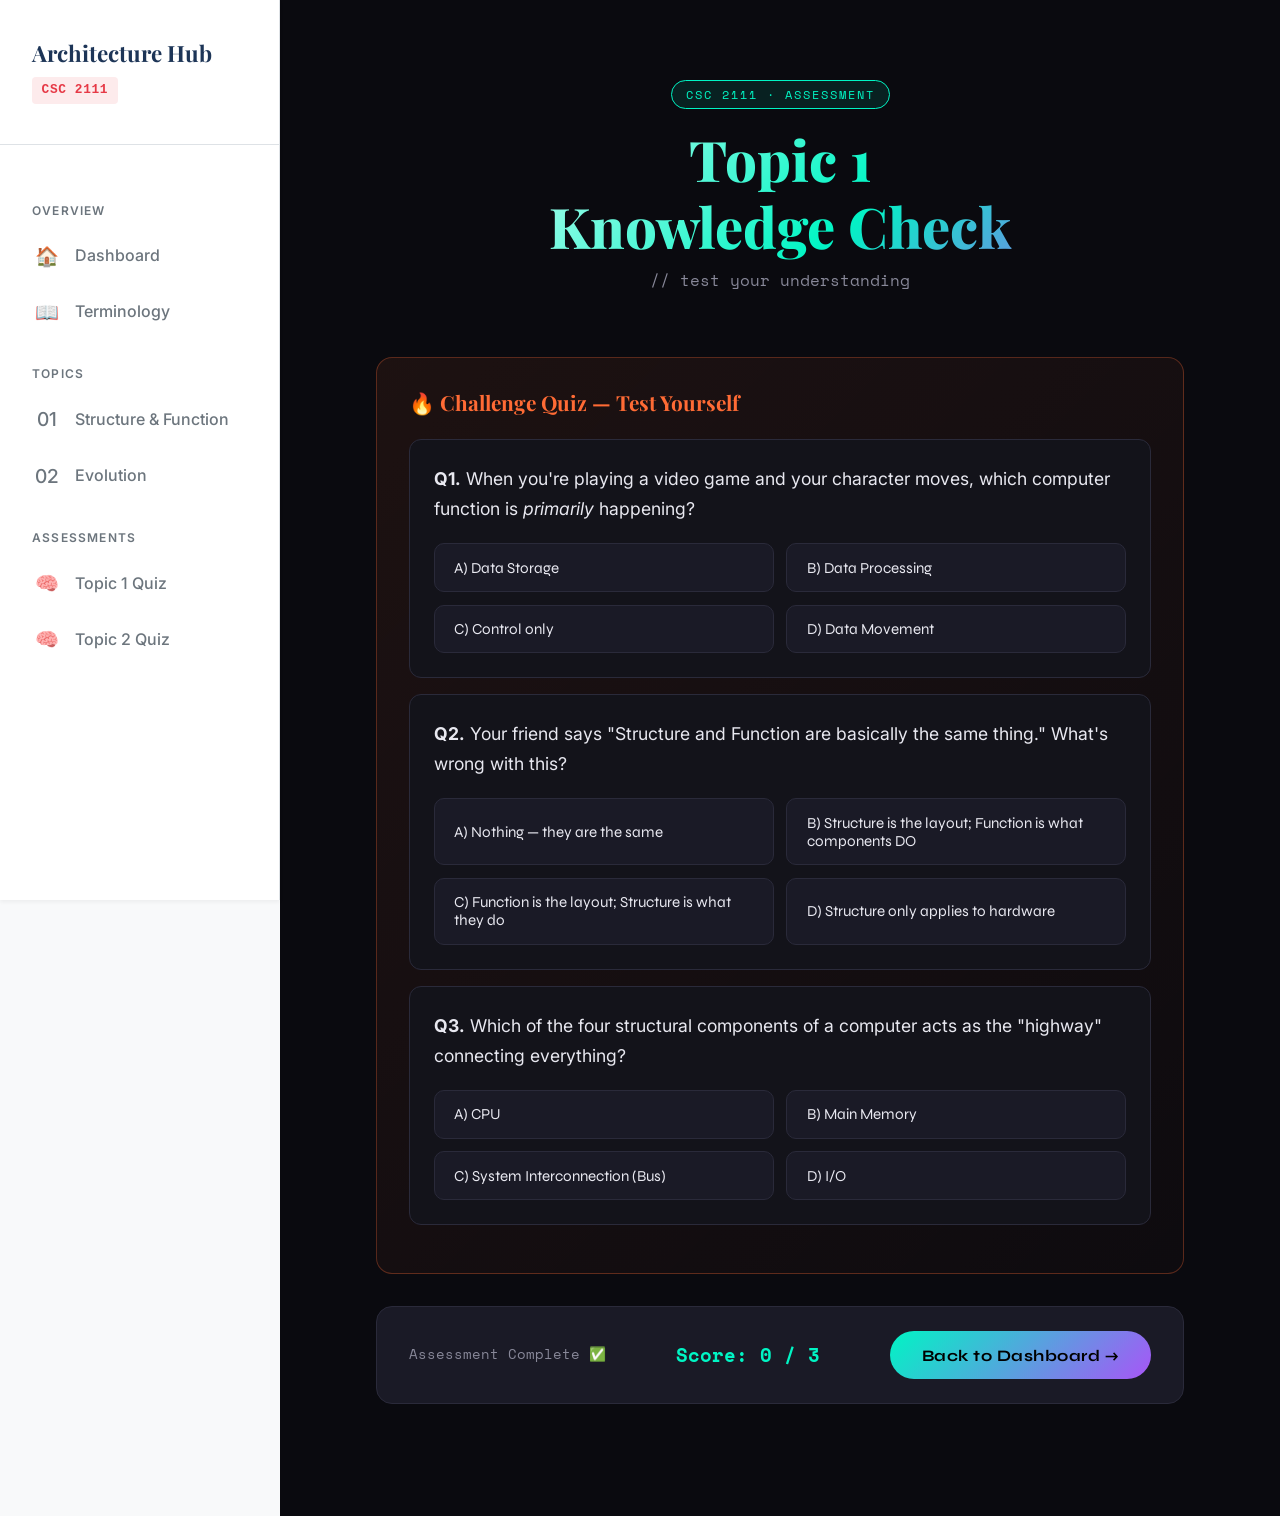
<file: quiz_topic1.html>
<!DOCTYPE html>
<html lang="en">
<head>
<meta charset="UTF-8">
<meta name="viewport" content="width=device-width, initial-scale=1.0">
<title>CSC 2111 – Topic 1: Computer Structure & Function</title>
<link href="https://fonts.googleapis.com/css2?family=Space+Mono:wght@400;700&family=Syne:wght@400;700;800&display=swap" rel="stylesheet">
<style>
  :root {
    --bg: #0a0a0f;
    --surface: #13131a;
    --card: #1a1a26;
    --accent: #00f5c4;
    --accent2: #ff6b35;
    --accent3: #a855f7;
    --text: #e8e8f0;
    --muted: #888899;
    --border: #2a2a3a;
  }

  * { margin: 0; padding: 0; box-sizing: border-box; }

  body {
    background: var(--bg);
    color: var(--text);
    font-family: 'Syne', sans-serif;
    min-height: 100vh;
    overflow-x: hidden;
  }

  /* Animated grid background */
  body::before {
    content: '';
    position: fixed;
    inset: 0;
    background-image:
      linear-gradient(rgba(0,245,196,0.03) 1px, transparent 1px),
      linear-gradient(90deg, rgba(0,245,196,0.03) 1px, transparent 1px);
    background-size: 40px 40px;
    pointer-events: none;
    z-index: 0;
  }

  .container { max-width: 900px; margin: 0 auto; padding: 2rem; position: relative; z-index: 1; }

  /* HEADER */
  header {
    text-align: center;
    padding: 3rem 0 2rem;
    animation: fadeDown 0.8s ease both;
  }

  .course-tag {
    display: inline-block;
    background: rgba(0,245,196,0.1);
    border: 1px solid var(--accent);
    color: var(--accent);
    font-family: 'Space Mono', monospace;
    font-size: 0.75rem;
    padding: 4px 14px;
    border-radius: 20px;
    letter-spacing: 2px;
    margin-bottom: 1rem;
  }

  h1 {
    font-size: clamp(2rem, 5vw, 3.5rem);
    font-weight: 800;
    line-height: 1.1;
    background: linear-gradient(135deg, #fff 0%, var(--accent) 60%, var(--accent3) 100%);
    -webkit-background-clip: text;
    -webkit-text-fill-color: transparent;
    background-clip: text;
    margin-bottom: 0.5rem;
  }

  header p {
    color: var(--muted);
    font-size: 1rem;
    font-family: 'Space Mono', monospace;
  }

  /* BRAIN TEASER SECTION */
  .brain-teaser {
    background: var(--card);
    border: 1px solid var(--border);
    border-left: 4px solid var(--accent2);
    border-radius: 16px;
    padding: 2rem;
    margin: 2rem 0;
    animation: fadeUp 0.8s 0.2s ease both;
  }

  .brain-teaser h2 {
    font-size: 1.3rem;
    color: var(--accent2);
    margin-bottom: 1rem;
    display: flex;
    align-items: center;
    gap: 10px;
  }

  .question-box {
    background: var(--surface);
    border: 1px solid var(--border);
    border-radius: 12px;
    padding: 1.5rem;
    margin: 1rem 0;
  }

  .question-box p {
    font-size: 1.1rem;
    line-height: 1.7;
    margin-bottom: 1.2rem;
    color: var(--text);
  }

  .options-grid {
    display: grid;
    grid-template-columns: 1fr 1fr;
    gap: 0.8rem;
  }

  .option-btn {
    background: var(--card);
    border: 1px solid var(--border);
    color: var(--text);
    font-family: 'Syne', sans-serif;
    font-size: 0.95rem;
    padding: 0.9rem 1.2rem;
    border-radius: 10px;
    cursor: pointer;
    text-align: left;
    transition: all 0.2s;
  }

  .option-btn:hover { border-color: var(--accent); color: var(--accent); transform: translateX(4px); }
  .option-btn.correct { background: rgba(0,245,196,0.15); border-color: var(--accent); color: var(--accent); }
  .option-btn.wrong { background: rgba(255,107,53,0.15); border-color: var(--accent2); color: var(--accent2); }
  .option-btn:disabled { cursor: default; transform: none; }

  .feedback {
    display: none;
    margin-top: 1rem;
    padding: 1.2rem;
    background: rgba(0,245,196,0.08);
    border: 1px solid rgba(0,245,196,0.2);
    border-radius: 10px;
    font-size: 0.95rem;
    line-height: 1.7;
    color: var(--text);
  }

  .feedback.show { display: block; animation: fadeUp 0.4s ease both; }
  .feedback strong { color: var(--accent); }

  /* PROGRESS BAR */
  .progress-wrap {
    display: flex;
    align-items: center;
    gap: 1rem;
    margin: 0.5rem 0 2rem;
    animation: fadeUp 0.8s 0.3s ease both;
  }

  .progress-bar-track {
    flex: 1;
    height: 6px;
    background: var(--border);
    border-radius: 10px;
    overflow: hidden;
  }

  .progress-bar-fill {
    height: 100%;
    background: linear-gradient(90deg, var(--accent), var(--accent3));
    border-radius: 10px;
    transition: width 0.5s ease;
    width: 0%;
  }

  .progress-label {
    font-family: 'Space Mono', monospace;
    font-size: 0.75rem;
    color: var(--muted);
    white-space: nowrap;
  }

  /* SECTIONS */
  .section {
    margin: 2rem 0;
    animation: fadeUp 0.8s ease both;
  }

  .section-header {
    display: flex;
    align-items: center;
    gap: 14px;
    margin-bottom: 1.5rem;
  }

  .section-num {
    width: 42px;
    height: 42px;
    background: linear-gradient(135deg, var(--accent), var(--accent3));
    border-radius: 10px;
    display: flex;
    align-items: center;
    justify-content: center;
    font-family: 'Space Mono', monospace;
    font-weight: 700;
    font-size: 1rem;
    color: #000;
    flex-shrink: 0;
  }

  .section h2 {
    font-size: 1.5rem;
    font-weight: 800;
    color: var(--text);
  }

  /* ANALOGY CARD */
  .analogy-card {
    background: linear-gradient(135deg, rgba(168,85,247,0.1), rgba(0,245,196,0.05));
    border: 1px solid rgba(168,85,247,0.3);
    border-radius: 16px;
    padding: 1.8rem;
    margin: 1rem 0;
    position: relative;
    overflow: hidden;
  }

  .analogy-card::before {
    content: '💡';
    position: absolute;
    top: -10px;
    right: 20px;
    font-size: 3rem;
    opacity: 0.2;
  }

  .analogy-card h3 {
    color: var(--accent3);
    font-size: 0.85rem;
    letter-spacing: 2px;
    text-transform: uppercase;
    margin-bottom: 0.7rem;
    font-family: 'Space Mono', monospace;
  }

  .analogy-card p {
    color: var(--text);
    line-height: 1.8;
    font-size: 0.95rem;
  }

  /* DIAGRAM */
  .diagram-container {
    background: var(--card);
    border: 1px solid var(--border);
    border-radius: 16px;
    padding: 2rem;
    margin: 1.5rem 0;
    overflow-x: auto;
  }

  .diagram-container h3 {
    font-size: 1rem;
    color: var(--muted);
    font-family: 'Space Mono', monospace;
    margin-bottom: 1.5rem;
    text-align: center;
    letter-spacing: 1px;
  }

  /* CPU diagram */
  .cpu-diagram {
    display: flex;
    flex-direction: column;
    align-items: center;
    gap: 0;
    min-width: 500px;
  }

  .cpu-box {
    background: linear-gradient(135deg, rgba(0,245,196,0.15), rgba(0,245,196,0.05));
    border: 2px solid var(--accent);
    border-radius: 12px;
    padding: 1rem 2rem;
    text-align: center;
    min-width: 200px;
    position: relative;
  }

  .cpu-box.memory { border-color: var(--accent3); background: linear-gradient(135deg, rgba(168,85,247,0.15), rgba(168,85,247,0.05)); }
  .cpu-box.io { border-color: var(--accent2); background: linear-gradient(135deg, rgba(255,107,53,0.15), rgba(255,107,53,0.05)); }
  .cpu-box.system { border-color: #facc15; background: linear-gradient(135deg, rgba(250,204,21,0.15), rgba(250,204,21,0.05)); width: 90%; }

  .cpu-box .label { font-size: 0.75rem; font-family: 'Space Mono', monospace; opacity: 0.7; margin-bottom: 3px; }
  .cpu-box .name { font-weight: 800; font-size: 1rem; }
  .cpu-box.cpu-main { color: var(--accent); }
  .cpu-box.memory { color: var(--accent3); }
  .cpu-box.io { color: var(--accent2); }
  .cpu-box.system { color: #facc15; }

  .row-boxes {
    display: flex;
    gap: 1.5rem;
    justify-content: center;
    align-items: center;
  }

  .arrow-down {
    width: 2px;
    height: 30px;
    background: var(--border);
    margin: 0 auto;
    position: relative;
  }

  .arrow-down::after {
    content: '';
    position: absolute;
    bottom: 0;
    left: -5px;
    border-left: 6px solid transparent;
    border-right: 6px solid transparent;
    border-top: 8px solid var(--border);
  }

  .bus-line {
    width: 80%;
    height: 14px;
    background: linear-gradient(90deg, transparent, rgba(250,204,21,0.3), transparent);
    border: 1px solid rgba(250,204,21,0.4);
    border-radius: 7px;
    display: flex;
    align-items: center;
    justify-content: center;
    font-size: 0.6rem;
    font-family: 'Space Mono', monospace;
    color: #facc15;
    letter-spacing: 2px;
    margin: 0.5rem 0;
    position: relative;
    overflow: hidden;
  }

  .bus-line::before {
    content: '';
    position: absolute;
    left: -100%;
    width: 40%;
    height: 100%;
    background: linear-gradient(90deg, transparent, rgba(250,204,21,0.5), transparent);
    animation: busFlow 2s linear infinite;
  }

  @keyframes busFlow {
    from { left: -40%; }
    to { left: 140%; }
  }

  /* CONCEPT CARDS */
  .concept-grid {
    display: grid;
    grid-template-columns: repeat(auto-fit, minmax(200px, 1fr));
    gap: 1rem;
    margin: 1rem 0;
  }

  .concept-card {
    background: var(--card);
    border: 1px solid var(--border);
    border-radius: 12px;
    padding: 1.3rem;
    transition: all 0.3s;
    cursor: default;
  }

  .concept-card:hover {
    border-color: var(--accent);
    transform: translateY(-4px);
    box-shadow: 0 8px 30px rgba(0,245,196,0.1);
  }

  .concept-icon { font-size: 2rem; margin-bottom: 0.7rem; }
  .concept-card h4 { font-size: 1rem; font-weight: 700; margin-bottom: 0.5rem; color: var(--accent); }
  .concept-card p { font-size: 0.85rem; color: var(--muted); line-height: 1.6; }

  /* INFO BOX */
  .info-box {
    background: var(--surface);
    border: 1px solid var(--border);
    border-radius: 12px;
    padding: 1.5rem;
    margin: 1rem 0;
  }

  .info-box p, .info-box li {
    color: var(--text);
    line-height: 1.9;
    font-size: 0.95rem;
  }

  .info-box ul { padding-left: 1.5rem; }
  .info-box li { margin-bottom: 0.5rem; }
  .info-box strong { color: var(--accent); }

  /* CHALLENGE SECTION */
  .challenge-section {
    background: linear-gradient(135deg, rgba(255,107,53,0.08), rgba(255,107,53,0.02));
    border: 1px solid rgba(255,107,53,0.3);
    border-radius: 16px;
    padding: 2rem;
    margin: 2rem 0;
  }

  .challenge-section h2 {
    color: var(--accent2);
    margin-bottom: 1.5rem;
    font-size: 1.3rem;
    display: flex;
    align-items: center;
    gap: 10px;
  }

  /* SCORE */
  .score-badge {
    display: inline-flex;
    align-items: center;
    gap: 8px;
    background: var(--card);
    border: 1px solid var(--border);
    border-radius: 20px;
    padding: 6px 16px;
    font-family: 'Space Mono', monospace;
    font-size: 0.85rem;
    color: var(--accent);
    margin-left: auto;
  }

  .nav-bar {
    display: flex;
    justify-content: space-between;
    align-items: center;
    padding: 1.5rem 0;
    border-top: 1px solid var(--border);
    margin-top: 3rem;
    animation: fadeUp 0.8s 0.5s ease both;
  }

  .next-btn {
    background: linear-gradient(135deg, var(--accent), var(--accent3));
    color: #000;
    font-family: 'Syne', sans-serif;
    font-weight: 700;
    font-size: 1rem;
    padding: 0.9rem 2rem;
    border: none;
    border-radius: 50px;
    cursor: pointer;
    transition: all 0.3s;
    letter-spacing: 0.5px;
  }

  .next-btn:hover { transform: scale(1.05); box-shadow: 0 8px 30px rgba(0,245,196,0.3); }

  @keyframes fadeDown { from { opacity: 0; transform: translateY(-20px); } to { opacity: 1; transform: translateY(0); } }
  @keyframes fadeUp { from { opacity: 0; transform: translateY(20px); } to { opacity: 1; transform: translateY(0); } }

  .highlight { color: var(--accent); font-weight: 700; }
  .highlight2 { color: var(--accent2); font-weight: 700; }
  .highlight3 { color: var(--accent3); font-weight: 700; }

  .tag {
    display: inline-block;
    background: rgba(0,245,196,0.1);
    color: var(--accent);
    font-family: 'Space Mono', monospace;
    font-size: 0.75rem;
    padding: 2px 10px;
    border-radius: 6px;
    border: 1px solid rgba(0,245,196,0.3);
    margin: 2px;
  }

  .separator { border: none; border-top: 1px solid var(--border); margin: 2rem 0; }

  /* Function view toggle */
  .toggle-group { display: flex; gap: 0.5rem; flex-wrap: wrap; margin: 1rem 0; }

  .toggle-btn {
    background: var(--card);
    border: 1px solid var(--border);
    color: var(--muted);
    font-family: 'Syne', sans-serif;
    font-size: 0.85rem;
    padding: 0.5rem 1rem;
    border-radius: 8px;
    cursor: pointer;
    transition: all 0.2s;
  }

  .toggle-btn.active, .toggle-btn:hover {
    border-color: var(--accent);
    color: var(--accent);
    background: rgba(0,245,196,0.1);
  }

  .function-detail {
    display: none;
    background: var(--surface);
    border: 1px solid var(--border);
    border-radius: 10px;
    padding: 1.2rem;
    margin-top: 0.5rem;
    animation: fadeUp 0.3s ease both;
  }

  .function-detail.show { display: block; }
  .function-detail h4 { color: var(--accent); margin-bottom: 0.5rem; }
  .function-detail p { color: var(--text); font-size: 0.9rem; line-height: 1.7; }

</style>
  <link rel="stylesheet" href="styles.css">
</head>
<body>

    <!-- Sidebar Navigation -->
    <aside class="sidebar">
        <div class="sidebar-header">
            <h2>Architecture Hub</h2>
            <span class="course-code">CSC 2111</span>
        </div>
        
        <nav class="nav-menu">
            <div class="nav-group-title">Overview</div>
            <ul>
                <li class="nav-item"><a href="index.html" class="nav-link"><span class="nav-icon">🏠</span> Dashboard</a></li>
                <li class="nav-item"><a href="terminology.html" class="nav-link"><span class="nav-icon">📖</span> Terminology</a></li>
            </ul>

            <div class="nav-group-title">Topics</div>
            <ul>
                <li class="nav-item"><a href="topic1.html" class="nav-link"><span class="nav-icon">01</span> Structure & Function</a></li>
                <li class="nav-item"><a href="topic2.html" class="nav-link"><span class="nav-icon">02</span> Evolution</a></li>
            </ul>

            <div class="nav-group-title">Assessments</div>
            <ul>
                <li class="nav-item"><a href="quiz_topic1.html" class="nav-link"><span class="nav-icon">🧠</span> Topic 1 Quiz</a></li>
                <li class="nav-item"><a href="quiz_topic2.html" class="nav-link"><span class="nav-icon">🧠</span> Topic 2 Quiz</a></li>
            </ul>
        </nav>
    </aside>

<main class="main-content" style="background: var(--bg); color: var(--text); padding-top: 1rem;">

        <div class="container" style="padding-top: 1rem;">
            <header>
                <div class="course-tag" style="display:inline-block; font-family:'Space Mono'; color:var(--accent); border:1px solid var(--accent); padding:4px 14px; border-radius:20px; font-size:0.75rem; letter-spacing:2px; margin-bottom:1rem; background:rgba(0,245,196,0.1);">CSC 2111 · ASSESSMENT</div>
                <h1>Topic 1 <br><span>Knowledge Check</span></h1>
                <p style="font-family:'Space Mono'; color:var(--muted); font-size:1rem; margin-top:0.5rem;">// test your understanding</p>
            </header>
            <!-- CHALLENGE QUIZ -->
  <div class="challenge-section">
    <h2>🔥 Challenge Quiz — Test Yourself</h2>

    <div class="question-box" style="margin-bottom:1rem;">
      <p><strong>Q1.</strong> When you're playing a video game and your character moves, which computer function is <em>primarily</em> happening?</p>
      <div class="options-grid">
        <button class="option-btn" onclick="quiz(this,'q1',false)">A) Data Storage</button>
        <button class="option-btn" onclick="quiz(this,'q1',true)">B) Data Processing</button>
        <button class="option-btn" onclick="quiz(this,'q1',false)">C) Control only</button>
        <button class="option-btn" onclick="quiz(this,'q1',false)">D) Data Movement</button>
      </div>
      <div class="feedback" id="q1-fb">
        <strong>✅ Data Processing!</strong> The CPU is constantly processing your inputs (keyboard/controller) and calculating physics, animations, and game logic to produce output on screen.
      </div>
    </div>

    <div class="question-box" style="margin-bottom:1rem;">
      <p><strong>Q2.</strong> Your friend says "Structure and Function are basically the same thing." What's wrong with this?</p>
      <div class="options-grid">
        <button class="option-btn" onclick="quiz(this,'q2',false)">A) Nothing — they are the same</button>
        <button class="option-btn" onclick="quiz(this,'q2',true)">B) Structure is the layout; Function is what components DO</button>
        <button class="option-btn" onclick="quiz(this,'q2',false)">C) Function is the layout; Structure is what they do</button>
        <button class="option-btn" onclick="quiz(this,'q2',false)">D) Structure only applies to hardware</button>
      </div>
      <div class="feedback" id="q2-fb">
        <strong>✅ Exactly right!</strong> Structure = static arrangement/connections. Function = dynamic behaviour. Both are needed for a complete picture — one describes the <em>map</em>, the other describes the <em>journey</em>.
      </div>
    </div>

    <div class="question-box">
      <p><strong>Q3.</strong> Which of the four structural components of a computer acts as the "highway" connecting everything?</p>
      <div class="options-grid">
        <button class="option-btn" onclick="quiz(this,'q3',false)">A) CPU</button>
        <button class="option-btn" onclick="quiz(this,'q3',false)">B) Main Memory</button>
        <button class="option-btn" onclick="quiz(this,'q3',true)">C) System Interconnection (Bus)</button>
        <button class="option-btn" onclick="quiz(this,'q3',false)">D) I/O</button>
      </div>
      <div class="feedback" id="q3-fb">
        <strong>✅ The System Bus!</strong> It's the communication highway. Without it, the CPU, Memory, and I/O couldn't exchange any data — they'd be isolated islands. Data, addresses, and control signals all travel on the bus.
      </div>
    </div>
  </div>

  <!-- Score Bar -->
  <div id="score-bar" style="display:none; margin: 2rem 0; background: var(--card); border: 1px solid var(--border); border-radius: 16px; padding: 1.5rem 2rem; display:flex; justify-content:space-between; align-items:center; flex-wrap:wrap; gap:1rem;">
    <span style="font-family:'Space Mono',monospace; font-size:0.85rem; color:var(--muted);">Assessment Complete ✅</span>
    <strong id="scoreDisplay" style="font-family:'Space Mono',monospace; font-size:1.2rem; color:var(--accent);">Score: 0 / 3</strong>
    <button class="next-btn" onclick="window.location.href='index.html'">Back to Dashboard →</button>
  </div>

        </div>

<script>
  const TOTAL = 3;
  let answered = {};
  let score = 0;

  function quiz(btn, qId, isCorrect) {
    if (answered[qId]) return; // already answered
    answered[qId] = true;

    // Disable all buttons in this question
    const allBtns = btn.closest('.options-grid').querySelectorAll('.option-btn');
    allBtns.forEach(b => b.disabled = true);

    if (isCorrect) {
      btn.classList.add('correct');
      score++;
    } else {
      btn.classList.add('wrong');
      // highlight the correct one
      allBtns.forEach(b => {
        if (b.getAttribute('onclick') && b.getAttribute('onclick').includes('true')) {
          b.classList.add('correct');
        }
      });
    }

    // Show feedback
    const fb = document.getElementById(qId + '-fb');
    if (fb) fb.classList.add('show');

    // If all questions answered, show score
    if (Object.keys(answered).length === TOTAL) {
      const bar = document.getElementById('score-bar');
      bar.style.display = 'flex';
      document.getElementById('scoreDisplay').textContent = 'Score: ' + score + ' / ' + TOTAL;
      bar.scrollIntoView({ behavior: 'smooth', block: 'center' });
    }
  }
</script>

</main>
</body>
</html>
</file>
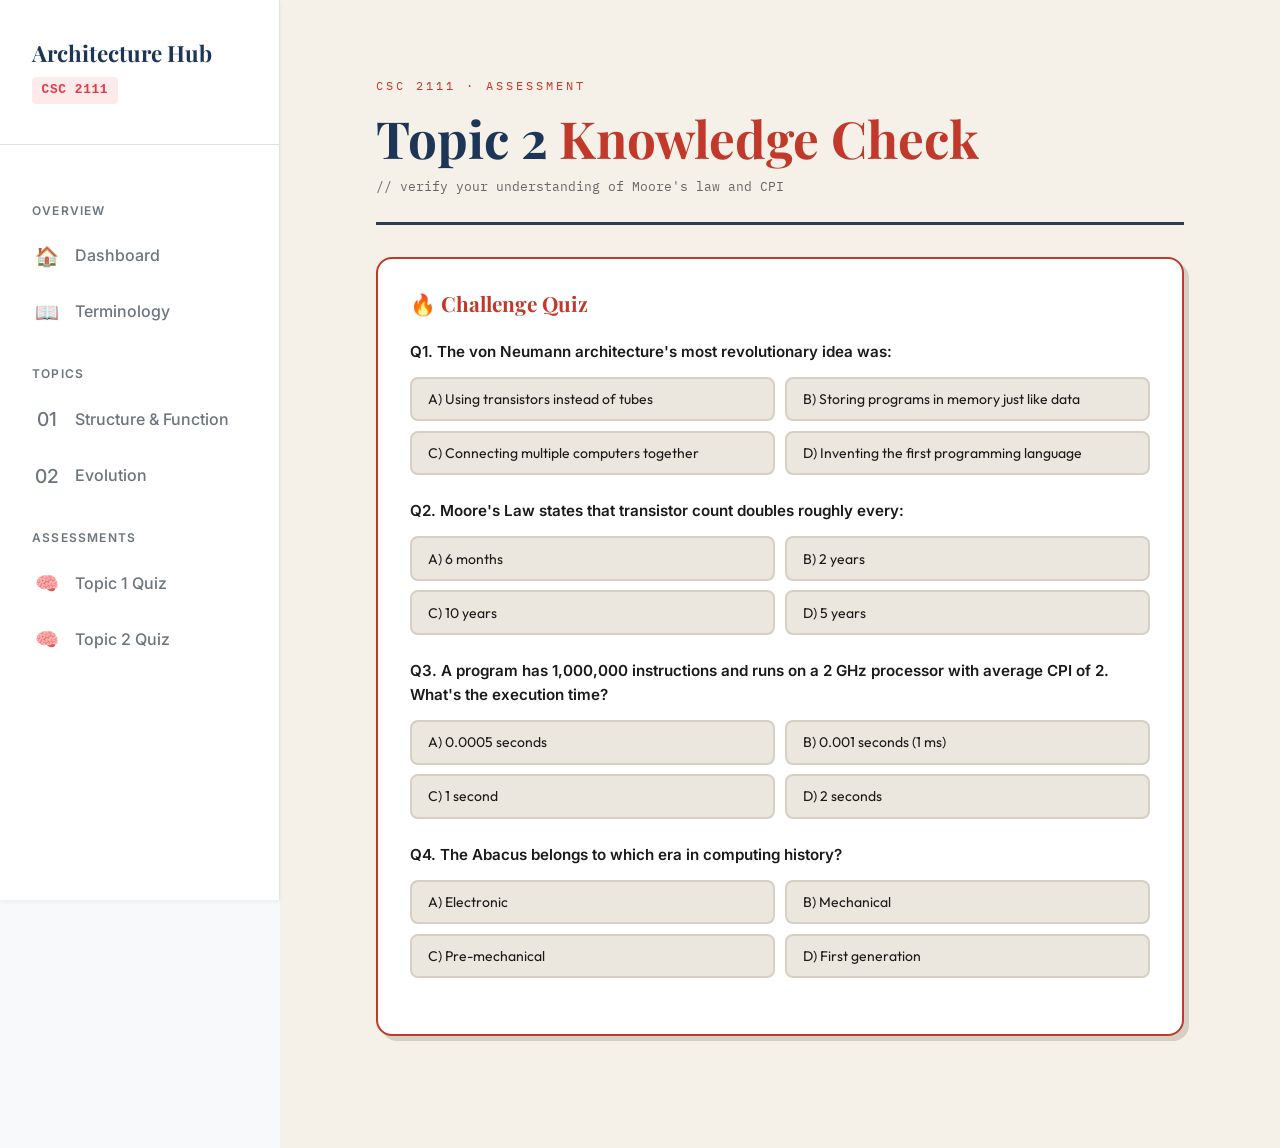
<file: quiz_topic2.html>
<!DOCTYPE html>
<html lang="en">
<head>
<meta charset="UTF-8">
<meta name="viewport" content="width=device-width, initial-scale=1.0">
<title>CSC 2111 – Topic 2: Computer Evolution & Performance</title>
<link href="https://fonts.googleapis.com/css2?family=IBM+Plex+Mono:wght@400;700&family=Clash+Display:wght@400;600;700&family=Outfit:wght@400;600;700&display=swap" rel="stylesheet">
<style>
  :root {
    --bg: #f5f0e8;
    --surface: #ece7de;
    --card: #fff;
    --accent: #c0392b;
    --accent2: #2c3e50;
    --accent3: #e67e22;
    --text: #1a1a1a;
    --muted: #666;
    --border: #d5cfc4;
    --green: #27ae60;
  }

  * { margin: 0; padding: 0; box-sizing: border-box; }

  body {
    background: var(--bg);
    color: var(--text);
    font-family: 'Outfit', sans-serif;
    min-height: 100vh;
  }

  /* Vintage paper texture overlay */
  body::before {
    content: '';
    position: fixed;
    inset: 0;
    background-image: url("data:image/svg+xml,%3Csvg xmlns='http://www.w3.org/2000/svg' width='4' height='4'%3E%3Crect width='4' height='4' fill='%23f5f0e8'/%3E%3Ccircle cx='1' cy='1' r='0.5' fill='%23e8e2d9' opacity='0.5'/%3E%3C/svg%3E");
    pointer-events: none;
    z-index: 0;
  }

  .container { max-width: 920px; margin: 0 auto; padding: 2rem; position: relative; z-index: 1; }

  /* HEADER */
  header {
    border-bottom: 3px solid var(--accent2);
    padding: 2.5rem 0 1.5rem;
    margin-bottom: 2rem;
    animation: slideIn 0.7s ease both;
  }

  .course-tag {
    font-family: 'IBM Plex Mono', monospace;
    font-size: 0.75rem;
    color: var(--accent);
    letter-spacing: 3px;
    text-transform: uppercase;
    margin-bottom: 0.8rem;
    display: block;
  }

  h1 {
    font-family: 'Outfit', sans-serif;
    font-size: clamp(2rem, 5vw, 3.2rem);
    font-weight: 700;
    line-height: 1.1;
    color: var(--accent2);
    margin-bottom: 0.5rem;
  }

  h1 span { color: var(--accent); }

  header p {
    font-family: 'IBM Plex Mono', monospace;
    font-size: 0.8rem;
    color: var(--muted);
  }

  /* TIMELINE */
  .timeline {
    position: relative;
    padding: 1rem 0;
    margin: 2rem 0;
  }

  .timeline::before {
    content: '';
    position: absolute;
    left: 50%;
    top: 0;
    bottom: 0;
    width: 3px;
    background: linear-gradient(to bottom, var(--accent), var(--accent3), var(--green));
    transform: translateX(-50%);
  }

  .era {
    display: flex;
    gap: 2rem;
    align-items: flex-start;
    margin-bottom: 2.5rem;
    animation: fadeIn 0.6s ease both;
  }

  .era:nth-child(odd) { flex-direction: row; }
  .era:nth-child(even) { flex-direction: row-reverse; }

  .era-card {
    flex: 1;
    background: var(--card);
    border: 2px solid var(--border);
    border-radius: 12px;
    padding: 1.5rem;
    box-shadow: 4px 4px 0 var(--border);
    transition: all 0.2s;
    cursor: pointer;
    position: relative;
  }

  .era-card:hover {
    transform: translate(-3px, -3px);
    box-shadow: 7px 7px 0 var(--border);
  }

  .era-card.gen1 { border-color: #c0392b; }
  .era-card.gen2 { border-color: #8e44ad; }
  .era-card.gen3 { border-color: #2980b9; }
  .era-card.gen4 { border-color: #27ae60; }
  .era-card.gen5 { border-color: #e67e22; }

  .era-dot {
    width: 20px;
    height: 20px;
    border-radius: 50%;
    flex-shrink: 0;
    margin-top: 1.5rem;
    position: relative;
    z-index: 2;
    border: 3px solid var(--bg);
    box-shadow: 0 0 0 2px var(--accent2);
  }

  .era-dot.gen1 { background: #c0392b; }
  .era-dot.gen2 { background: #8e44ad; }
  .era-dot.gen3 { background: #2980b9; }
  .era-dot.gen4 { background: #27ae60; }
  .era-dot.gen5 { background: #e67e22; }

  .era-spacer { flex: 1; }

  .era-year {
    font-family: 'IBM Plex Mono', monospace;
    font-size: 0.75rem;
    color: var(--muted);
    margin-bottom: 0.4rem;
  }

  .era-title {
    font-weight: 700;
    font-size: 1.1rem;
    color: var(--accent2);
    margin-bottom: 0.4rem;
  }

  .era-tech {
    display: inline-block;
    background: var(--surface);
    border: 1px solid var(--border);
    border-radius: 4px;
    font-family: 'IBM Plex Mono', monospace;
    font-size: 0.7rem;
    padding: 2px 8px;
    margin: 2px 2px 6px;
    color: var(--muted);
  }

  .era-desc {
    font-size: 0.88rem;
    color: var(--muted);
    line-height: 1.7;
    display: none;
    margin-top: 0.7rem;
    border-top: 1px dashed var(--border);
    padding-top: 0.7rem;
  }

  .era-desc.open { display: block; animation: fadeIn 0.3s ease; }

  .expand-hint {
    font-family: 'IBM Plex Mono', monospace;
    font-size: 0.7rem;
    color: var(--accent);
    margin-top: 0.5rem;
  }

  /* BRAIN TEASER */
  .brain-teaser {
    background: var(--accent2);
    color: #fff;
    border-radius: 16px;
    padding: 2rem;
    margin: 2rem 0;
    animation: slideIn 0.7s 0.2s ease both;
  }

  .brain-teaser h2 {
    font-size: 1.2rem;
    margin-bottom: 1rem;
    display: flex;
    align-items: center;
    gap: 10px;
  }

  .brain-teaser p { font-size: 0.95rem; line-height: 1.7; opacity: 0.9; margin-bottom: 1rem; }

  /* SECTIONS */
  .section { margin: 2.5rem 0; animation: fadeIn 0.6s ease both; }

  .section-label {
    font-family: 'IBM Plex Mono', monospace;
    font-size: 0.7rem;
    letter-spacing: 3px;
    text-transform: uppercase;
    color: var(--accent);
    margin-bottom: 0.5rem;
  }

  .section h2 {
    font-size: 1.7rem;
    font-weight: 700;
    color: var(--accent2);
    margin-bottom: 1rem;
    border-bottom: 2px solid var(--border);
    padding-bottom: 0.5rem;
  }

  /* IAS MACHINE */
  .ias-diagram {
    background: var(--card);
    border: 2px solid var(--accent2);
    border-radius: 12px;
    padding: 2rem;
    margin: 1.5rem 0;
    box-shadow: 5px 5px 0 #d5cfc4;
  }

  .ias-diagram h3 {
    font-family: 'IBM Plex Mono', monospace;
    font-size: 0.85rem;
    color: var(--muted);
    margin-bottom: 1.5rem;
    text-align: center;
    letter-spacing: 1px;
  }

  .ias-grid {
    display: grid;
    grid-template-columns: 1fr 1fr;
    gap: 1rem;
    max-width: 600px;
    margin: 0 auto;
  }

  .ias-box {
    padding: 1rem;
    border-radius: 8px;
    text-align: center;
    border: 2px solid;
  }

  .ias-box.cpu-box { border-color: var(--accent); background: #fdf5f4; grid-column: 1 / -1; }
  .ias-box.mem-box { border-color: #2980b9; background: #f0f6fb; }
  .ias-box.io-box { border-color: var(--green); background: #f0faf4; }

  .ias-box .b-label { font-family: 'IBM Plex Mono', monospace; font-size: 0.65rem; color: var(--muted); margin-bottom: 3px; }
  .ias-box .b-name { font-weight: 700; font-size: 0.95rem; }
  .ias-box.cpu-box .b-name { color: var(--accent); }
  .ias-box.mem-box .b-name { color: #2980b9; }
  .ias-box.io-box .b-name { color: var(--green); }

  .ias-box small { display: block; font-size: 0.75rem; color: var(--muted); margin-top: 4px; }

  .ias-arrow {
    display: flex;
    align-items: center;
    justify-content: center;
    gap: 0.5rem;
    margin: 0.5rem 0;
    font-family: 'IBM Plex Mono', monospace;
    font-size: 0.75rem;
    color: var(--muted);
  }

  .ias-arrow::before, .ias-arrow::after { content: ''; flex: 1; height: 1px; background: var(--border); }

  /* PERFORMANCE SECTION */
  .perf-formula {
    background: var(--accent2);
    color: #fff;
    border-radius: 12px;
    padding: 2rem;
    text-align: center;
    margin: 1.5rem 0;
    font-family: 'IBM Plex Mono', monospace;
  }

  .perf-formula .formula {
    font-size: clamp(1rem, 3vw, 1.4rem);
    font-weight: 700;
    margin: 1rem 0;
    background: rgba(255,255,255,0.1);
    border-radius: 8px;
    padding: 1rem;
    border: 1px solid rgba(255,255,255,0.2);
  }

  .perf-formula .legend { font-size: 0.8rem; opacity: 0.8; line-height: 2; }

  /* INFO CARDS */
  .info-grid {
    display: grid;
    grid-template-columns: repeat(auto-fit, minmax(240px, 1fr));
    gap: 1rem;
    margin: 1rem 0;
  }

  .info-card {
    background: var(--card);
    border: 2px solid var(--border);
    border-radius: 10px;
    padding: 1.3rem;
    box-shadow: 3px 3px 0 var(--border);
  }

  .info-card h4 { font-size: 1rem; font-weight: 700; color: var(--accent2); margin-bottom: 0.5rem; }
  .info-card p { font-size: 0.875rem; color: var(--muted); line-height: 1.7; }
  .info-card .icon { font-size: 1.8rem; margin-bottom: 0.5rem; }

  /* QUIZ */
  .quiz-section {
    background: var(--card);
    border: 2px solid var(--accent);
    border-radius: 16px;
    padding: 2rem;
    margin: 2rem 0;
    box-shadow: 5px 5px 0 #d5cfc4;
  }

  .quiz-section h2 {
    color: var(--accent);
    font-size: 1.3rem;
    margin-bottom: 1.5rem;
    display: flex;
    align-items: center;
    gap: 10px;
  }

  .q-block { margin-bottom: 1.5rem; }

  .q-block p {
    font-size: 0.95rem;
    font-weight: 600;
    color: var(--text);
    margin-bottom: 0.8rem;
    line-height: 1.6;
  }

  .opts { display: grid; grid-template-columns: 1fr 1fr; gap: 0.6rem; }

  .opt {
    background: var(--surface);
    border: 2px solid var(--border);
    color: var(--text);
    font-family: 'Outfit', sans-serif;
    font-size: 0.875rem;
    padding: 0.7rem 1rem;
    border-radius: 8px;
    cursor: pointer;
    text-align: left;
    transition: all 0.2s;
  }

  .opt:hover { border-color: var(--accent2); background: #fff; transform: translateY(-2px); }
  .opt.correct { background: #eafaf1; border-color: var(--green); color: var(--green); font-weight: 700; }
  .opt.wrong { background: #fdf5f4; border-color: var(--accent); color: var(--accent); }
  .opt:disabled { cursor: default; transform: none; }

  .q-feedback {
    display: none;
    background: var(--surface);
    border-left: 4px solid var(--green);
    border-radius: 0 8px 8px 0;
    padding: 0.9rem 1.2rem;
    margin-top: 0.7rem;
    font-size: 0.875rem;
    line-height: 1.7;
    color: var(--text);
  }

  .q-feedback.show { display: block; animation: fadeIn 0.3s ease; }
  .q-feedback strong { color: var(--accent2); }

  /* MOORE'S LAW VISUAL */
  .moore-visual {
    background: var(--card);
    border: 2px solid var(--border);
    border-radius: 12px;
    padding: 1.5rem;
    margin: 1.5rem 0;
    box-shadow: 3px 3px 0 var(--border);
    overflow-x: auto;
  }

  .moore-visual h3 {
    font-family: 'IBM Plex Mono', monospace;
    font-size: 0.8rem;
    color: var(--muted);
    margin-bottom: 1rem;
    letter-spacing: 1px;
  }

  .bar-chart { display: flex; flex-direction: column; gap: 0.6rem; min-width: 400px; }

  .bar-row { display: flex; align-items: center; gap: 1rem; }
  .bar-name { font-family: 'IBM Plex Mono', monospace; font-size: 0.7rem; color: var(--muted); width: 80px; text-align: right; flex-shrink: 0; }
  .bar-track { flex: 1; height: 22px; background: var(--surface); border-radius: 4px; overflow: hidden; }
  .bar-fill { height: 100%; border-radius: 4px; display: flex; align-items: center; padding-left: 8px; font-family: 'IBM Plex Mono', monospace; font-size: 0.65rem; color: #fff; font-weight: 700; transition: width 1s ease; }
  .bar-val { font-family: 'IBM Plex Mono', monospace; font-size: 0.7rem; color: var(--muted); flex-shrink: 0; }

  /* SCORE */
  .score-bar {
    display: flex;
    justify-content: space-between;
    align-items: center;
    background: var(--surface);
    border-radius: 10px;
    padding: 1rem 1.5rem;
    margin: 2rem 0;
    border: 1px solid var(--border);
  }

  .score-bar span { font-family: 'IBM Plex Mono', monospace; font-size: 0.85rem; color: var(--muted); }
  .score-bar strong { color: var(--accent2); font-size: 1.1rem; }

  .next-btn {
    background: var(--accent2);
    color: #fff;
    font-family: 'Outfit', sans-serif;
    font-weight: 700;
    font-size: 1rem;
    padding: 0.9rem 2.2rem;
    border: none;
    border-radius: 8px;
    cursor: pointer;
    transition: all 0.2s;
    box-shadow: 3px 3px 0 #1a252f;
  }

  .next-btn:hover { transform: translate(-2px, -2px); box-shadow: 5px 5px 0 #1a252f; }

  .analogy-box {
    background: #fffbf0;
    border: 2px solid var(--accent3);
    border-radius: 10px;
    padding: 1.3rem 1.5rem;
    margin: 1rem 0;
    font-size: 0.9rem;
    line-height: 1.8;
    color: var(--text);
  }

  .analogy-box strong { color: var(--accent3); }

  .tip-box {
    background: #f0faf4;
    border: 2px solid var(--green);
    border-radius: 10px;
    padding: 1.2rem 1.5rem;
    margin: 1rem 0;
    font-size: 0.9rem;
    line-height: 1.8;
  }

  .tip-box strong { color: var(--green); }

  /* EXAM ALERT */
  .exam-alert {
    background: #fdf5f4;
    border: 2px dashed var(--accent);
    border-radius: 10px;
    padding: 1.2rem 1.5rem;
    margin: 1rem 0;
    font-size: 0.9rem;
    line-height: 1.8;
    display: flex;
    gap: 1rem;
    align-items: flex-start;
  }

  .exam-alert .icon { font-size: 1.5rem; flex-shrink: 0; }
  .exam-alert strong { color: var(--accent); }

  @keyframes slideIn { from { opacity: 0; transform: translateX(-20px); } to { opacity: 1; transform: translateX(0); } }
  @keyframes fadeIn { from { opacity: 0; transform: translateY(10px); } to { opacity: 1; transform: translateY(0); } }

  hr { border: none; border-top: 2px dashed var(--border); margin: 2.5rem 0; }
</style>
  <link rel="stylesheet" href="styles.css">
</head>
<body>

    <!-- Sidebar Navigation -->
    <aside class="sidebar">
        <div class="sidebar-header">
            <h2>Architecture Hub</h2>
            <span class="course-code">CSC 2111</span>
        </div>
        
        <nav class="nav-menu">
            <div class="nav-group-title">Overview</div>
            <ul>
                <li class="nav-item"><a href="index.html" class="nav-link"><span class="nav-icon">🏠</span> Dashboard</a></li>
                <li class="nav-item"><a href="terminology.html" class="nav-link"><span class="nav-icon">📖</span> Terminology</a></li>
            </ul>

            <div class="nav-group-title">Topics</div>
            <ul>
                <li class="nav-item"><a href="topic1.html" class="nav-link"><span class="nav-icon">01</span> Structure & Function</a></li>
                <li class="nav-item"><a href="topic2.html" class="nav-link"><span class="nav-icon">02</span> Evolution</a></li>
            </ul>

            <div class="nav-group-title">Assessments</div>
            <ul>
                <li class="nav-item"><a href="quiz_topic1.html" class="nav-link"><span class="nav-icon">🧠</span> Topic 1 Quiz</a></li>
                <li class="nav-item"><a href="quiz_topic2.html" class="nav-link"><span class="nav-icon">🧠</span> Topic 2 Quiz</a></li>
            </ul>
        </nav>
    </aside>

<main class="main-content" style="background: var(--bg); color: var(--text); padding-top: 1rem;">

        <div class="container" style="padding-top: 1rem;">
            <header>
                <div class="course-tag" style="display:inline-block; font-family:'IBM Plex Mono'; color:var(--accent); font-size:0.75rem; letter-spacing:3px; text-transform:uppercase; margin-bottom:0.8rem;">CSC 2111 · ASSESSMENT</div>
                <h1>Topic 2 <span>Knowledge Check</span></h1>
                <p style="font-family:'IBM Plex Mono'; color:var(--muted); font-size:0.8rem; margin-top:0.5rem;">// verify your understanding of Moore's law and CPI</p>
            </header>
            <div class="quiz-section">
    <h2>🔥 Challenge Quiz</h2>

    <div class="q-block">
      <p>Q1. The von Neumann architecture's most revolutionary idea was:</p>
      <div class="opts">
        <button class="opt" onclick="doQuiz(this,'a1',false)">A) Using transistors instead of tubes</button>
        <button class="opt" onclick="doQuiz(this,'a1',true)">B) Storing programs in memory just like data</button>
        <button class="opt" onclick="doQuiz(this,'a1',false)">C) Connecting multiple computers together</button>
        <button class="opt" onclick="doQuiz(this,'a1',false)">D) Inventing the first programming language</button>
      </div>
      <div class="q-feedback" id="a1-fb">
        <strong>✅ Stored-program concept!</strong> Before von Neumann, you'd rewire the hardware to change what the computer did. He said — put the program IN memory. One machine, infinite programs. Every computer you've ever used runs on this idea.
      </div>
    </div>

    <div class="q-block">
      <p>Q2. Moore's Law states that transistor count doubles roughly every:</p>
      <div class="opts">
        <button class="opt" onclick="doQuiz(this,'a2',false)">A) 6 months</button>
        <button class="opt" onclick="doQuiz(this,'a2',true)">B) 2 years</button>
        <button class="opt" onclick="doQuiz(this,'a2',false)">C) 10 years</button>
        <button class="opt" onclick="doQuiz(this,'a2',false)">D) 5 years</button>
      </div>
      <div class="q-feedback" id="a2-fb">
        <strong>✅ ~2 years!</strong> Gordon Moore made this observation in 1965. It's held remarkably well, though the pace has been slowing as we approach physical limits of silicon.
      </div>
    </div>

    <div class="q-block">
      <p>Q3. A program has 1,000,000 instructions and runs on a 2 GHz processor with average CPI of 2. What's the execution time?</p>
      <div class="opts">
        <button class="opt" onclick="doQuiz(this,'a3',false)">A) 0.0005 seconds</button>
        <button class="opt" onclick="doQuiz(this,'a3',true)">B) 0.001 seconds (1 ms)</button>
        <button class="opt" onclick="doQuiz(this,'a3',false)">C) 1 second</button>
        <button class="opt" onclick="doQuiz(this,'a3',false)">D) 2 seconds</button>
      </div>
      <div class="q-feedback" id="a3-fb">
        <strong>✅ 0.001 seconds!</strong> T = Ic × CPI × τ = 1,000,000 × 2 × (1/2,000,000,000) = 2,000,000 / 2,000,000,000 = <strong>0.001s</strong>. Get comfortable with this calculation — the exam WILL test you on it.
      </div>
    </div>

    <div class="q-block">
      <p>Q4. The Abacus belongs to which era in computing history?</p>
      <div class="opts">
        <button class="opt" onclick="doQuiz(this,'a4',false)">A) Electronic</button>
        <button class="opt" onclick="doQuiz(this,'a4',false)">B) Mechanical</button>
        <button class="opt" onclick="doQuiz(this,'a4',true)">C) Pre-mechanical</button>
        <button class="opt" onclick="doQuiz(this,'a4',false)">D) First generation</button>
      </div>
      <div class="q-feedback" id="a4-fb">
        <strong>✅ Pre-mechanical!</strong> The abacus uses beads to represent numbers — no gears, no electricity, just physical manipulation. This directly answers Q2 in your 2018 exam paper! Pre-mechanical = manual tools (abacus, Napier's bones, finger-counting). Mechanical = gears (Pascaline, Schickard's calculator). Electronic = electricity.
      </div>
    </div>

  </div>

  
            <div id="score-bar" class="score-bar" style="display:none; justify-content:space-between; align-items:center; background:var(--surface); border-radius:10px; padding:1rem 1.5rem; margin:2rem 0; border:1px solid var(--border);">
                <span style="font-family:'IBM Plex Mono'; font-size:0.85rem; color:var(--muted);">Assessment Complete ✅</span>
                <strong id="scoreDisplay" style="color:var(--accent2); font-size:1.1rem;">Score: 0 / 4</strong>
                <button class="next-btn" style="background:var(--accent2); color:#fff; font-family:'Outfit'; font-weight:700; font-size:1rem; padding:0.9rem 2.2rem; border:none; border-radius:8px; cursor:pointer; box-shadow:3px 3px 0 #1a252f;" onclick="window.location.href='index.html'">Finish</button>
            </div>
        </div>

<script>
  const TOTAL = 4;
  let answered = {};
  let score = 0;

  function doQuiz(btn, qId, isCorrect) {
    if (answered[qId]) return; // already answered
    answered[qId] = true;

    // Disable all buttons in this question
    const allBtns = btn.closest('.opts').querySelectorAll('.opt');
    allBtns.forEach(b => b.disabled = true);

    if (isCorrect) {
      btn.classList.add('correct');
      score++;
    } else {
      btn.classList.add('wrong');
      // Highlight the correct answer
      allBtns.forEach(b => {
        if (b.getAttribute('onclick') && b.getAttribute('onclick').includes('true')) {
          b.classList.add('correct');
        }
      });
    }

    // Show feedback
    const fb = document.getElementById(qId + '-fb');
    if (fb) fb.classList.add('show');

    // If all questions answered, reveal score bar
    if (Object.keys(answered).length === TOTAL) {
      const bar = document.getElementById('score-bar');
      bar.style.display = 'flex';
      document.getElementById('scoreDisplay').textContent = 'Score: ' + score + ' / ' + TOTAL;
      bar.scrollIntoView({ behavior: 'smooth', block: 'center' });
    }
  }
</script>
        
</main>
</body>
</html>
</file>
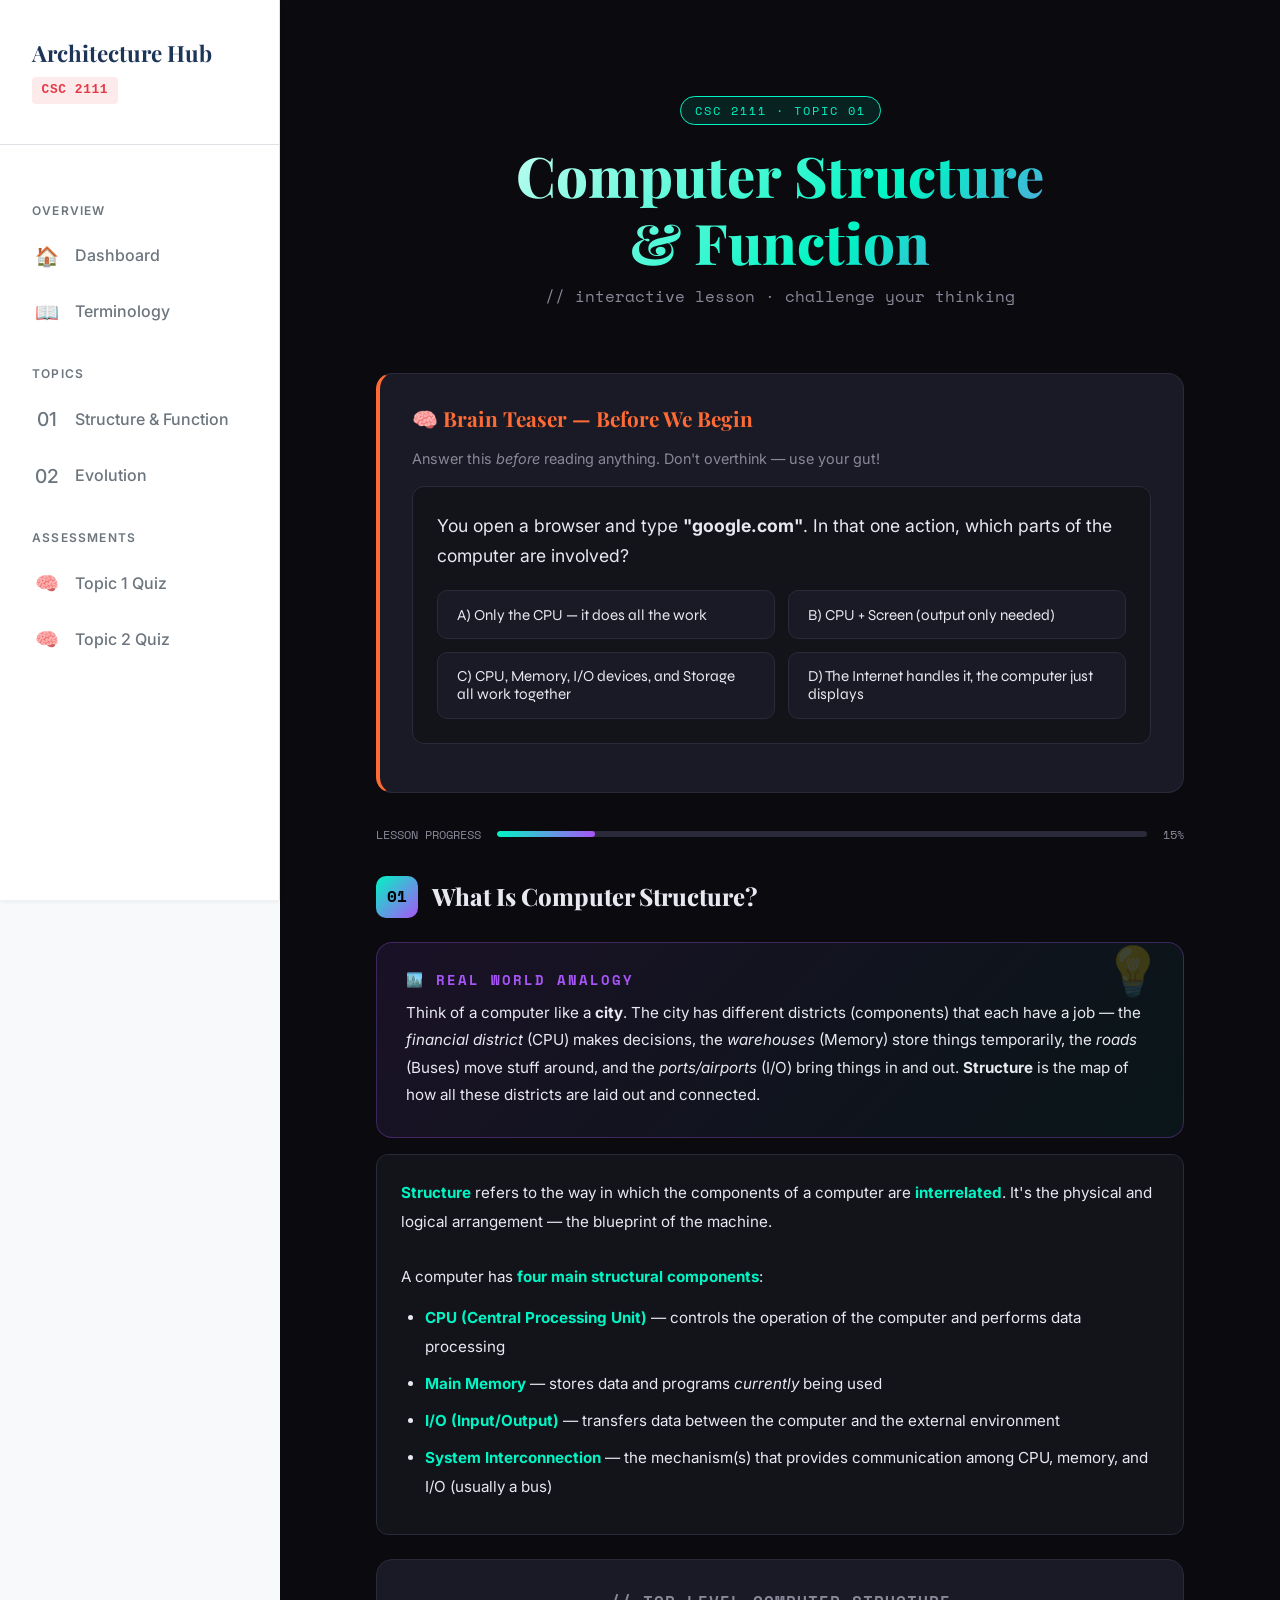
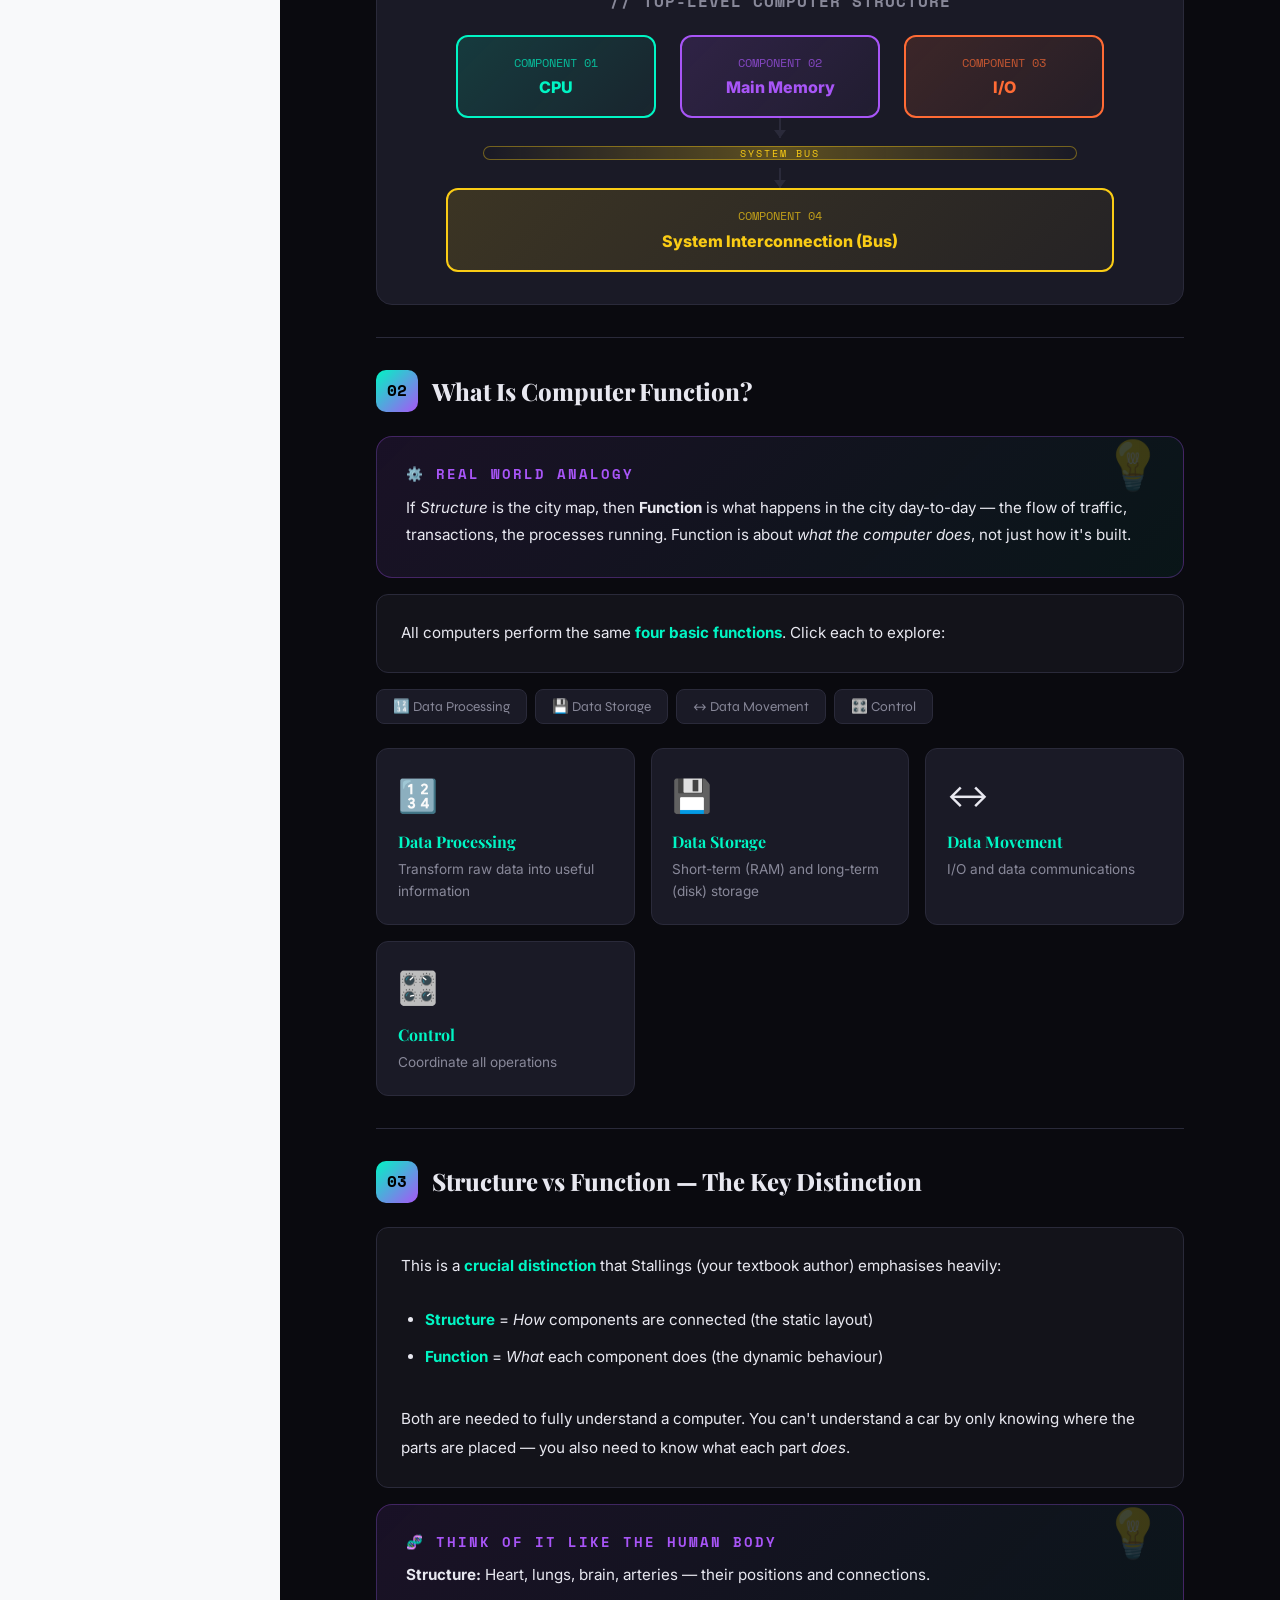
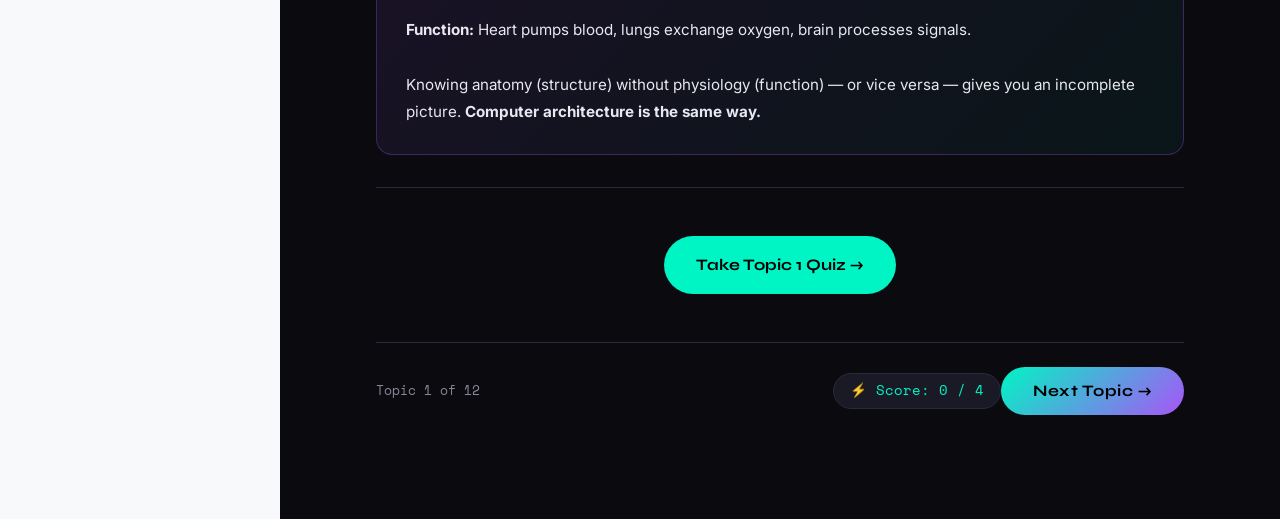
<file: topic1.html>
<!DOCTYPE html>
<html lang="en">
<head>
<meta charset="UTF-8">
<meta name="viewport" content="width=device-width, initial-scale=1.0">
<title>CSC 2111 – Topic 1: Computer Structure & Function</title>
<link href="https://fonts.googleapis.com/css2?family=Space+Mono:wght@400;700&family=Syne:wght@400;700;800&display=swap" rel="stylesheet">
<style>
  :root {
    --bg: #0a0a0f;
    --surface: #13131a;
    --card: #1a1a26;
    --accent: #00f5c4;
    --accent2: #ff6b35;
    --accent3: #a855f7;
    --text: #e8e8f0;
    --muted: #888899;
    --border: #2a2a3a;
  }

  * { margin: 0; padding: 0; box-sizing: border-box; }

  body {
    background: var(--bg);
    color: var(--text);
    font-family: 'Syne', sans-serif;
    min-height: 100vh;
    overflow-x: hidden;
  }

  /* Animated grid background */
  body::before {
    content: '';
    position: fixed;
    inset: 0;
    background-image:
      linear-gradient(rgba(0,245,196,0.03) 1px, transparent 1px),
      linear-gradient(90deg, rgba(0,245,196,0.03) 1px, transparent 1px);
    background-size: 40px 40px;
    pointer-events: none;
    z-index: 0;
  }

  .container { max-width: 900px; margin: 0 auto; padding: 2rem; position: relative; z-index: 1; }

  /* HEADER */
  header {
    text-align: center;
    padding: 3rem 0 2rem;
    animation: fadeDown 0.8s ease both;
  }

  .course-tag {
    display: inline-block;
    background: rgba(0,245,196,0.1);
    border: 1px solid var(--accent);
    color: var(--accent);
    font-family: 'Space Mono', monospace;
    font-size: 0.75rem;
    padding: 4px 14px;
    border-radius: 20px;
    letter-spacing: 2px;
    margin-bottom: 1rem;
  }

  h1 {
    font-size: clamp(2rem, 5vw, 3.5rem);
    font-weight: 800;
    line-height: 1.1;
    background: linear-gradient(135deg, #fff 0%, var(--accent) 60%, var(--accent3) 100%);
    -webkit-background-clip: text;
    -webkit-text-fill-color: transparent;
    background-clip: text;
    margin-bottom: 0.5rem;
  }

  header p {
    color: var(--muted);
    font-size: 1rem;
    font-family: 'Space Mono', monospace;
  }

  /* BRAIN TEASER SECTION */
  .brain-teaser {
    background: var(--card);
    border: 1px solid var(--border);
    border-left: 4px solid var(--accent2);
    border-radius: 16px;
    padding: 2rem;
    margin: 2rem 0;
    animation: fadeUp 0.8s 0.2s ease both;
  }

  .brain-teaser h2 {
    font-size: 1.3rem;
    color: var(--accent2);
    margin-bottom: 1rem;
    display: flex;
    align-items: center;
    gap: 10px;
  }

  .question-box {
    background: var(--surface);
    border: 1px solid var(--border);
    border-radius: 12px;
    padding: 1.5rem;
    margin: 1rem 0;
  }

  .question-box p {
    font-size: 1.1rem;
    line-height: 1.7;
    margin-bottom: 1.2rem;
    color: var(--text);
  }

  .options-grid {
    display: grid;
    grid-template-columns: 1fr 1fr;
    gap: 0.8rem;
  }

  .option-btn {
    background: var(--card);
    border: 1px solid var(--border);
    color: var(--text);
    font-family: 'Syne', sans-serif;
    font-size: 0.95rem;
    padding: 0.9rem 1.2rem;
    border-radius: 10px;
    cursor: pointer;
    text-align: left;
    transition: all 0.2s;
  }

  .option-btn:hover { border-color: var(--accent); color: var(--accent); transform: translateX(4px); }
  .option-btn.correct { background: rgba(0,245,196,0.15); border-color: var(--accent); color: var(--accent); }
  .option-btn.wrong { background: rgba(255,107,53,0.15); border-color: var(--accent2); color: var(--accent2); }
  .option-btn:disabled { cursor: default; transform: none; }

  .feedback {
    display: none;
    margin-top: 1rem;
    padding: 1.2rem;
    background: rgba(0,245,196,0.08);
    border: 1px solid rgba(0,245,196,0.2);
    border-radius: 10px;
    font-size: 0.95rem;
    line-height: 1.7;
    color: var(--text);
  }

  .feedback.show { display: block; animation: fadeUp 0.4s ease both; }
  .feedback strong { color: var(--accent); }

  /* PROGRESS BAR */
  .progress-wrap {
    display: flex;
    align-items: center;
    gap: 1rem;
    margin: 0.5rem 0 2rem;
    animation: fadeUp 0.8s 0.3s ease both;
  }

  .progress-bar-track {
    flex: 1;
    height: 6px;
    background: var(--border);
    border-radius: 10px;
    overflow: hidden;
  }

  .progress-bar-fill {
    height: 100%;
    background: linear-gradient(90deg, var(--accent), var(--accent3));
    border-radius: 10px;
    transition: width 0.5s ease;
    width: 0%;
  }

  .progress-label {
    font-family: 'Space Mono', monospace;
    font-size: 0.75rem;
    color: var(--muted);
    white-space: nowrap;
  }

  /* SECTIONS */
  .section {
    margin: 2rem 0;
    animation: fadeUp 0.8s ease both;
  }

  .section-header {
    display: flex;
    align-items: center;
    gap: 14px;
    margin-bottom: 1.5rem;
  }

  .section-num {
    width: 42px;
    height: 42px;
    background: linear-gradient(135deg, var(--accent), var(--accent3));
    border-radius: 10px;
    display: flex;
    align-items: center;
    justify-content: center;
    font-family: 'Space Mono', monospace;
    font-weight: 700;
    font-size: 1rem;
    color: #000;
    flex-shrink: 0;
  }

  .section h2 {
    font-size: 1.5rem;
    font-weight: 800;
    color: var(--text);
  }

  /* ANALOGY CARD */
  .analogy-card {
    background: linear-gradient(135deg, rgba(168,85,247,0.1), rgba(0,245,196,0.05));
    border: 1px solid rgba(168,85,247,0.3);
    border-radius: 16px;
    padding: 1.8rem;
    margin: 1rem 0;
    position: relative;
    overflow: hidden;
  }

  .analogy-card::before {
    content: '💡';
    position: absolute;
    top: -10px;
    right: 20px;
    font-size: 3rem;
    opacity: 0.2;
  }

  .analogy-card h3 {
    color: var(--accent3);
    font-size: 0.85rem;
    letter-spacing: 2px;
    text-transform: uppercase;
    margin-bottom: 0.7rem;
    font-family: 'Space Mono', monospace;
  }

  .analogy-card p {
    color: var(--text);
    line-height: 1.8;
    font-size: 0.95rem;
  }

  /* DIAGRAM */
  .diagram-container {
    background: var(--card);
    border: 1px solid var(--border);
    border-radius: 16px;
    padding: 2rem;
    margin: 1.5rem 0;
    overflow-x: auto;
  }

  .diagram-container h3 {
    font-size: 1rem;
    color: var(--muted);
    font-family: 'Space Mono', monospace;
    margin-bottom: 1.5rem;
    text-align: center;
    letter-spacing: 1px;
  }

  /* CPU diagram */
  .cpu-diagram {
    display: flex;
    flex-direction: column;
    align-items: center;
    gap: 0;
    min-width: 500px;
  }

  .cpu-box {
    background: linear-gradient(135deg, rgba(0,245,196,0.15), rgba(0,245,196,0.05));
    border: 2px solid var(--accent);
    border-radius: 12px;
    padding: 1rem 2rem;
    text-align: center;
    min-width: 200px;
    position: relative;
  }

  .cpu-box.memory { border-color: var(--accent3); background: linear-gradient(135deg, rgba(168,85,247,0.15), rgba(168,85,247,0.05)); }
  .cpu-box.io { border-color: var(--accent2); background: linear-gradient(135deg, rgba(255,107,53,0.15), rgba(255,107,53,0.05)); }
  .cpu-box.system { border-color: #facc15; background: linear-gradient(135deg, rgba(250,204,21,0.15), rgba(250,204,21,0.05)); width: 90%; }

  .cpu-box .label { font-size: 0.75rem; font-family: 'Space Mono', monospace; opacity: 0.7; margin-bottom: 3px; }
  .cpu-box .name { font-weight: 800; font-size: 1rem; }
  .cpu-box.cpu-main { color: var(--accent); }
  .cpu-box.memory { color: var(--accent3); }
  .cpu-box.io { color: var(--accent2); }
  .cpu-box.system { color: #facc15; }

  .row-boxes {
    display: flex;
    gap: 1.5rem;
    justify-content: center;
    align-items: center;
  }

  .arrow-down {
    width: 2px;
    height: 30px;
    background: var(--border);
    margin: 0 auto;
    position: relative;
  }

  .arrow-down::after {
    content: '';
    position: absolute;
    bottom: 0;
    left: -5px;
    border-left: 6px solid transparent;
    border-right: 6px solid transparent;
    border-top: 8px solid var(--border);
  }

  .bus-line {
    width: 80%;
    height: 14px;
    background: linear-gradient(90deg, transparent, rgba(250,204,21,0.3), transparent);
    border: 1px solid rgba(250,204,21,0.4);
    border-radius: 7px;
    display: flex;
    align-items: center;
    justify-content: center;
    font-size: 0.6rem;
    font-family: 'Space Mono', monospace;
    color: #facc15;
    letter-spacing: 2px;
    margin: 0.5rem 0;
    position: relative;
    overflow: hidden;
  }

  .bus-line::before {
    content: '';
    position: absolute;
    left: -100%;
    width: 40%;
    height: 100%;
    background: linear-gradient(90deg, transparent, rgba(250,204,21,0.5), transparent);
    animation: busFlow 2s linear infinite;
  }

  @keyframes busFlow {
    from { left: -40%; }
    to { left: 140%; }
  }

  /* CONCEPT CARDS */
  .concept-grid {
    display: grid;
    grid-template-columns: repeat(auto-fit, minmax(200px, 1fr));
    gap: 1rem;
    margin: 1rem 0;
  }

  .concept-card {
    background: var(--card);
    border: 1px solid var(--border);
    border-radius: 12px;
    padding: 1.3rem;
    transition: all 0.3s;
    cursor: default;
  }

  .concept-card:hover {
    border-color: var(--accent);
    transform: translateY(-4px);
    box-shadow: 0 8px 30px rgba(0,245,196,0.1);
  }

  .concept-icon { font-size: 2rem; margin-bottom: 0.7rem; }
  .concept-card h4 { font-size: 1rem; font-weight: 700; margin-bottom: 0.5rem; color: var(--accent); }
  .concept-card p { font-size: 0.85rem; color: var(--muted); line-height: 1.6; }

  /* INFO BOX */
  .info-box {
    background: var(--surface);
    border: 1px solid var(--border);
    border-radius: 12px;
    padding: 1.5rem;
    margin: 1rem 0;
  }

  .info-box p, .info-box li {
    color: var(--text);
    line-height: 1.9;
    font-size: 0.95rem;
  }

  .info-box ul { padding-left: 1.5rem; }
  .info-box li { margin-bottom: 0.5rem; }
  .info-box strong { color: var(--accent); }

  /* CHALLENGE SECTION */
  .challenge-section {
    background: linear-gradient(135deg, rgba(255,107,53,0.08), rgba(255,107,53,0.02));
    border: 1px solid rgba(255,107,53,0.3);
    border-radius: 16px;
    padding: 2rem;
    margin: 2rem 0;
  }

  .challenge-section h2 {
    color: var(--accent2);
    margin-bottom: 1.5rem;
    font-size: 1.3rem;
    display: flex;
    align-items: center;
    gap: 10px;
  }

  /* SCORE */
  .score-badge {
    display: inline-flex;
    align-items: center;
    gap: 8px;
    background: var(--card);
    border: 1px solid var(--border);
    border-radius: 20px;
    padding: 6px 16px;
    font-family: 'Space Mono', monospace;
    font-size: 0.85rem;
    color: var(--accent);
    margin-left: auto;
  }

  .nav-bar {
    display: flex;
    justify-content: space-between;
    align-items: center;
    padding: 1.5rem 0;
    border-top: 1px solid var(--border);
    margin-top: 3rem;
    animation: fadeUp 0.8s 0.5s ease both;
  }

  .next-btn {
    background: linear-gradient(135deg, var(--accent), var(--accent3));
    color: #000;
    font-family: 'Syne', sans-serif;
    font-weight: 700;
    font-size: 1rem;
    padding: 0.9rem 2rem;
    border: none;
    border-radius: 50px;
    cursor: pointer;
    transition: all 0.3s;
    letter-spacing: 0.5px;
  }

  .next-btn:hover { transform: scale(1.05); box-shadow: 0 8px 30px rgba(0,245,196,0.3); }

  @keyframes fadeDown { from { opacity: 0; transform: translateY(-20px); } to { opacity: 1; transform: translateY(0); } }
  @keyframes fadeUp { from { opacity: 0; transform: translateY(20px); } to { opacity: 1; transform: translateY(0); } }

  .highlight { color: var(--accent); font-weight: 700; }
  .highlight2 { color: var(--accent2); font-weight: 700; }
  .highlight3 { color: var(--accent3); font-weight: 700; }

  .tag {
    display: inline-block;
    background: rgba(0,245,196,0.1);
    color: var(--accent);
    font-family: 'Space Mono', monospace;
    font-size: 0.75rem;
    padding: 2px 10px;
    border-radius: 6px;
    border: 1px solid rgba(0,245,196,0.3);
    margin: 2px;
  }

  .separator { border: none; border-top: 1px solid var(--border); margin: 2rem 0; }

  /* Function view toggle */
  .toggle-group { display: flex; gap: 0.5rem; flex-wrap: wrap; margin: 1rem 0; }

  .toggle-btn {
    background: var(--card);
    border: 1px solid var(--border);
    color: var(--muted);
    font-family: 'Syne', sans-serif;
    font-size: 0.85rem;
    padding: 0.5rem 1rem;
    border-radius: 8px;
    cursor: pointer;
    transition: all 0.2s;
  }

  .toggle-btn.active, .toggle-btn:hover {
    border-color: var(--accent);
    color: var(--accent);
    background: rgba(0,245,196,0.1);
  }

  .function-detail {
    display: none;
    background: var(--surface);
    border: 1px solid var(--border);
    border-radius: 10px;
    padding: 1.2rem;
    margin-top: 0.5rem;
    animation: fadeUp 0.3s ease both;
  }

  .function-detail.show { display: block; }
  .function-detail h4 { color: var(--accent); margin-bottom: 0.5rem; }
  .function-detail p { color: var(--text); font-size: 0.9rem; line-height: 1.7; }

</style>
  <link rel="stylesheet" href="styles.css">
</head>
<body>

    <!-- Sidebar Navigation -->
    <aside class="sidebar">
        <div class="sidebar-header">
            <h2>Architecture Hub</h2>
            <span class="course-code">CSC 2111</span>
        </div>
        
        <nav class="nav-menu">
            <div class="nav-group-title">Overview</div>
            <ul>
                <li class="nav-item"><a href="index.html" class="nav-link"><span class="nav-icon">🏠</span> Dashboard</a></li>
                <li class="nav-item"><a href="terminology.html" class="nav-link"><span class="nav-icon">📖</span> Terminology</a></li>
            </ul>

            <div class="nav-group-title">Topics</div>
            <ul>
                <li class="nav-item"><a href="topic1.html" class="nav-link"><span class="nav-icon">01</span> Structure & Function</a></li>
                <li class="nav-item"><a href="topic2.html" class="nav-link"><span class="nav-icon">02</span> Evolution</a></li>
            </ul>

            <div class="nav-group-title">Assessments</div>
            <ul>
                <li class="nav-item"><a href="quiz_topic1.html" class="nav-link"><span class="nav-icon">🧠</span> Topic 1 Quiz</a></li>
                <li class="nav-item"><a href="quiz_topic2.html" class="nav-link"><span class="nav-icon">🧠</span> Topic 2 Quiz</a></li>
            </ul>
        </nav>
    </aside>

<main class="main-content" style="background: var(--bg); color: var(--text); padding-top: 1rem;">


<div class="container">

  <header>
    <div class="course-tag">CSC 2111 · TOPIC 01</div>
    <h1>Computer Structure<br>& Function</h1>
    <p>// interactive lesson · challenge your thinking</p>
  </header>

  <!-- BRAIN TEASER -->
  <div class="brain-teaser">
    <h2>🧠 Brain Teaser — Before We Begin</h2>
    <p style="color:var(--muted); font-size:0.9rem; margin-bottom:1rem;">Answer this <em>before</em> reading anything. Don't overthink — use your gut!</p>

    <div class="question-box">
      <p>You open a browser and type <strong>"google.com"</strong>. In that one action, which parts of the computer are involved?</p>
      <div class="options-grid">
        <button class="option-btn" onclick="answer(this, false)">A) Only the CPU — it does all the work</button>
        <button class="option-btn" onclick="answer(this, false)">B) CPU + Screen (output only needed)</button>
        <button class="option-btn" onclick="answer(this, true)">C) CPU, Memory, I/O devices, and Storage all work together</button>
        <button class="option-btn" onclick="answer(this, false)">D) The Internet handles it, the computer just displays</button>
      </div>
      <div class="feedback" id="feedback">
        <strong>✅ Correct!</strong> Even a simple web request fires up the <strong>entire computer system</strong>:
        <ul style="margin-top:0.7rem; padding-left:1.5rem; line-height:2;">
          <li><strong>Input:</strong> Keyboard typed the URL</li>
          <li><strong>CPU:</strong> Processed what you typed, ran the browser program</li>
          <li><strong>Memory (RAM):</strong> Held the browser and webpage data temporarily</li>
          <li><strong>Storage:</strong> Browser cache, bookmarks, history</li>
          <li><strong>I/O (Network):</strong> Sent request out, received webpage back</li>
          <li><strong>Output:</strong> Screen rendered the page</li>
        </ul>
        <br>This is exactly what this topic is about — understanding how all these pieces <em>connect and cooperate</em>. 🚀
      </div>
    </div>
  </div>

  <!-- PROGRESS -->
  <div class="progress-wrap">
    <span class="progress-label">LESSON PROGRESS</span>
    <div class="progress-bar-track"><div class="progress-bar-fill" id="progress" style="width:15%"></div></div>
    <span class="progress-label" id="pct">15%</span>
  </div>

  <!-- SECTION 1 -->
  <div class="section">
    <div class="section-header">
      <div class="section-num">01</div>
      <h2>What Is Computer Structure?</h2>
    </div>

    <div class="analogy-card">
      <h3>🏙️ Real World Analogy</h3>
      <p>Think of a computer like a <strong>city</strong>. The city has different districts (components) that each have a job — the <em>financial district</em> (CPU) makes decisions, the <em>warehouses</em> (Memory) store things temporarily, the <em>roads</em> (Buses) move stuff around, and the <em>ports/airports</em> (I/O) bring things in and out. <strong>Structure</strong> is the map of how all these districts are laid out and connected.</p>
    </div>

    <div class="info-box">
      <p><strong>Structure</strong> refers to the way in which the components of a computer are <strong>interrelated</strong>. It's the physical and logical arrangement — the blueprint of the machine.</p>
      <br>
      <p>A computer has <strong>four main structural components</strong>:</p>
      <ul style="margin-top:0.8rem;">
        <li><strong>CPU (Central Processing Unit)</strong> — controls the operation of the computer and performs data processing</li>
        <li><strong>Main Memory</strong> — stores data and programs <em>currently</em> being used</li>
        <li><strong>I/O (Input/Output)</strong> — transfers data between the computer and the external environment</li>
        <li><strong>System Interconnection</strong> — the mechanism(s) that provides communication among CPU, memory, and I/O (usually a bus)</li>
      </ul>
    </div>

    <!-- DIAGRAM -->
    <div class="diagram-container">
      <h3>// TOP-LEVEL COMPUTER STRUCTURE</h3>
      <div class="cpu-diagram">
        <div class="row-boxes">
          <div class="cpu-box cpu-main">
            <div class="label">COMPONENT 01</div>
            <div class="name">CPU</div>
          </div>
          <div class="cpu-box memory">
            <div class="label">COMPONENT 02</div>
            <div class="name">Main Memory</div>
          </div>
          <div class="cpu-box io">
            <div class="label">COMPONENT 03</div>
            <div class="name">I/O</div>
          </div>
        </div>
        <div class="arrow-down" style="height:20px;"></div>
        <div class="bus-line">SYSTEM BUS</div>
        <div class="arrow-down" style="height:20px;"></div>
        <div class="cpu-box system">
          <div class="label">COMPONENT 04</div>
          <div class="name">System Interconnection (Bus)</div>
        </div>
      </div>
    </div>
  </div>

  <hr class="separator">

  <!-- SECTION 2 -->
  <div class="section">
    <div class="section-header">
      <div class="section-num">02</div>
      <h2>What Is Computer Function?</h2>
    </div>

    <div class="analogy-card">
      <h3>⚙️ Real World Analogy</h3>
      <p>If <em>Structure</em> is the city map, then <strong>Function</strong> is what happens in the city day-to-day — the flow of traffic, transactions, the processes running. Function is about <em>what the computer does</em>, not just how it's built.</p>
    </div>

    <div class="info-box">
      <p>All computers perform the same <strong>four basic functions</strong>. Click each to explore:</p>
    </div>

    <div class="toggle-group">
      <button class="toggle-btn" onclick="showFunction('data-processing')">🔢 Data Processing</button>
      <button class="toggle-btn" onclick="showFunction('data-storage')">💾 Data Storage</button>
      <button class="toggle-btn" onclick="showFunction('data-movement')">↔️ Data Movement</button>
      <button class="toggle-btn" onclick="showFunction('control')">🎛️ Control</button>
    </div>

    <div class="function-detail" id="fn-data-processing">
      <h4>🔢 Data Processing</h4>
      <p>The computer must be able to process data. The data may take a wide variety of forms, and the range of processing requirements is broad. You write code → CPU executes it. You add two numbers → CPU processes that. This is the core purpose of the CPU — it <strong>transforms data</strong>.</p>
    </div>

    <div class="function-detail" id="fn-data-storage">
      <h4>💾 Data Storage</h4>
      <p>There are <strong>two levels</strong> of storage. Short-term: even if there's no need to process data immediately, the data must still be stored in the computer (RAM holds it temporarily). Long-term: data files need to be stored even when the computer is off — that's your hard drive or SSD. Storage is the computer's <strong>memory and filing cabinet</strong>.</p>
    </div>

    <div class="function-detail" id="fn-data-movement">
      <h4>↔️ Data Movement</h4>
      <p>The computer must be able to move data between itself and the outside world. When data are received from or delivered to a device directly connected to the computer — this is called <strong>I/O</strong>. When data are moved over longer distances — this is called <strong>data communications</strong>. Think: typing on a keyboard, printing a document, browsing the internet.</p>
    </div>

    <div class="function-detail" id="fn-control">
      <h4>🎛️ Control</h4>
      <p>There must be control of the three previous functions. A special unit within the CPU — the <strong>Control Unit</strong> — manages and coordinates the resources and activities. It's like a <em>traffic controller</em> — directing when to read memory, when to write to disk, when to accept keyboard input. Without control, the computer would be chaos.</p>
    </div>

    <div class="concept-grid" style="margin-top:1.5rem;">
      <div class="concept-card">
        <div class="concept-icon">🔢</div>
        <h4>Data Processing</h4>
        <p>Transform raw data into useful information</p>
      </div>
      <div class="concept-card">
        <div class="concept-icon">💾</div>
        <h4>Data Storage</h4>
        <p>Short-term (RAM) and long-term (disk) storage</p>
      </div>
      <div class="concept-card">
        <div class="concept-icon">↔️</div>
        <h4>Data Movement</h4>
        <p>I/O and data communications</p>
      </div>
      <div class="concept-card">
        <div class="concept-icon">🎛️</div>
        <h4>Control</h4>
        <p>Coordinate all operations</p>
      </div>
    </div>
  </div>

  <hr class="separator">

  <!-- SECTION 3: STRUCTURE vs FUNCTION -->
  <div class="section">
    <div class="section-header">
      <div class="section-num">03</div>
      <h2>Structure vs Function — The Key Distinction</h2>
    </div>

    <div class="info-box">
      <p>This is a <strong>crucial distinction</strong> that Stallings (your textbook author) emphasises heavily:</p>
      <br>
      <ul>
        <li><strong>Structure</strong> = <em>How</em> components are connected (the static layout)</li>
        <li><strong>Function</strong> = <em>What</em> each component does (the dynamic behaviour)</li>
      </ul>
      <br>
      <p>Both are needed to fully understand a computer. You can't understand a car by only knowing where the parts are placed — you also need to know what each part <em>does</em>.</p>
    </div>

    <div class="analogy-card">
      <h3>🧬 Think of it like the Human Body</h3>
      <p>
        <strong>Structure:</strong> Heart, lungs, brain, arteries — their positions and connections.<br><br>
        <strong>Function:</strong> Heart pumps blood, lungs exchange oxygen, brain processes signals.<br><br>
        Knowing anatomy (structure) without physiology (function) — or vice versa — gives you an incomplete picture. <strong>Computer architecture is the same way.</strong>
      </p>
    </div>
  </div>

  <hr class="separator">

  
        <div style="margin: 3rem 0; text-align: center;">
            <a href="quiz_topic1.html" style="background: var(--accent); color: #000; padding: 1rem 2rem; border-radius: 50px; font-weight: 700; text-decoration: none; font-family: 'Syne', sans-serif; display: inline-block;">Take Topic 1 Quiz →</a>
        </div>
        <!-- NAV -->
  <div class="nav-bar">
    <div style="font-family:'Space Mono',monospace; font-size:0.8rem; color:var(--muted);">Topic 1 of 12</div>
    <div class="score-badge" id="scoreBadge">⚡ Score: 0 / 4</div>
    <button class="next-btn" onclick="window.location.href='topic2.html'">Next Topic →</button>
  </div>

</div>

<script>
  let score = 0;
  let total = 0;

  function updateProgress(p) {
    document.getElementById('progress').style.width = p + '%';
    document.getElementById('pct').textContent = p + '%';
  }

  function answer(btn, correct) {
    const btns = btn.parentElement.querySelectorAll('.option-btn');
    btns.forEach(b => b.disabled = true);
    if (correct) {
      btn.classList.add('correct');
      score++;
      total++;
    } else {
      btn.classList.add('wrong');
      total++;
      btns.forEach(b => { if (b.onclick.toString().includes('true')) b.classList.add('correct'); });
    }
    document.getElementById('feedback').classList.add('show');
    updateScore();
    updateProgress(35);
  }

  function quiz(btn, id, correct) {
    const btns = btn.parentElement.querySelectorAll('.option-btn');
    btns.forEach(b => b.disabled = true);
    if (correct) {
      btn.classList.add('correct');
      score++;
      total++;
    } else {
      btn.classList.add('wrong');
      total++;
      btns.forEach(b => { if (b.onclick.toString().includes("'" + id + "',true")) b.classList.add('correct'); });
    }
    document.getElementById(id + '-fb').classList.add('show');
    updateScore();
    if (total >= 4) updateProgress(100);
    else updateProgress(35 + total * 20);
  }

  function updateScore() {
    document.getElementById('scoreBadge').textContent = '⚡ Score: ' + score + ' / ' + (total);
  }

  function showFunction(id) {
    document.querySelectorAll('.function-detail').forEach(el => el.classList.remove('show'));
    document.querySelectorAll('.toggle-btn').forEach(el => el.classList.remove('active'));
    document.getElementById('fn-' + id).classList.add('show');
    event.target.classList.add('active');
  }
</script>


</main>
</body>
</html>
</file>
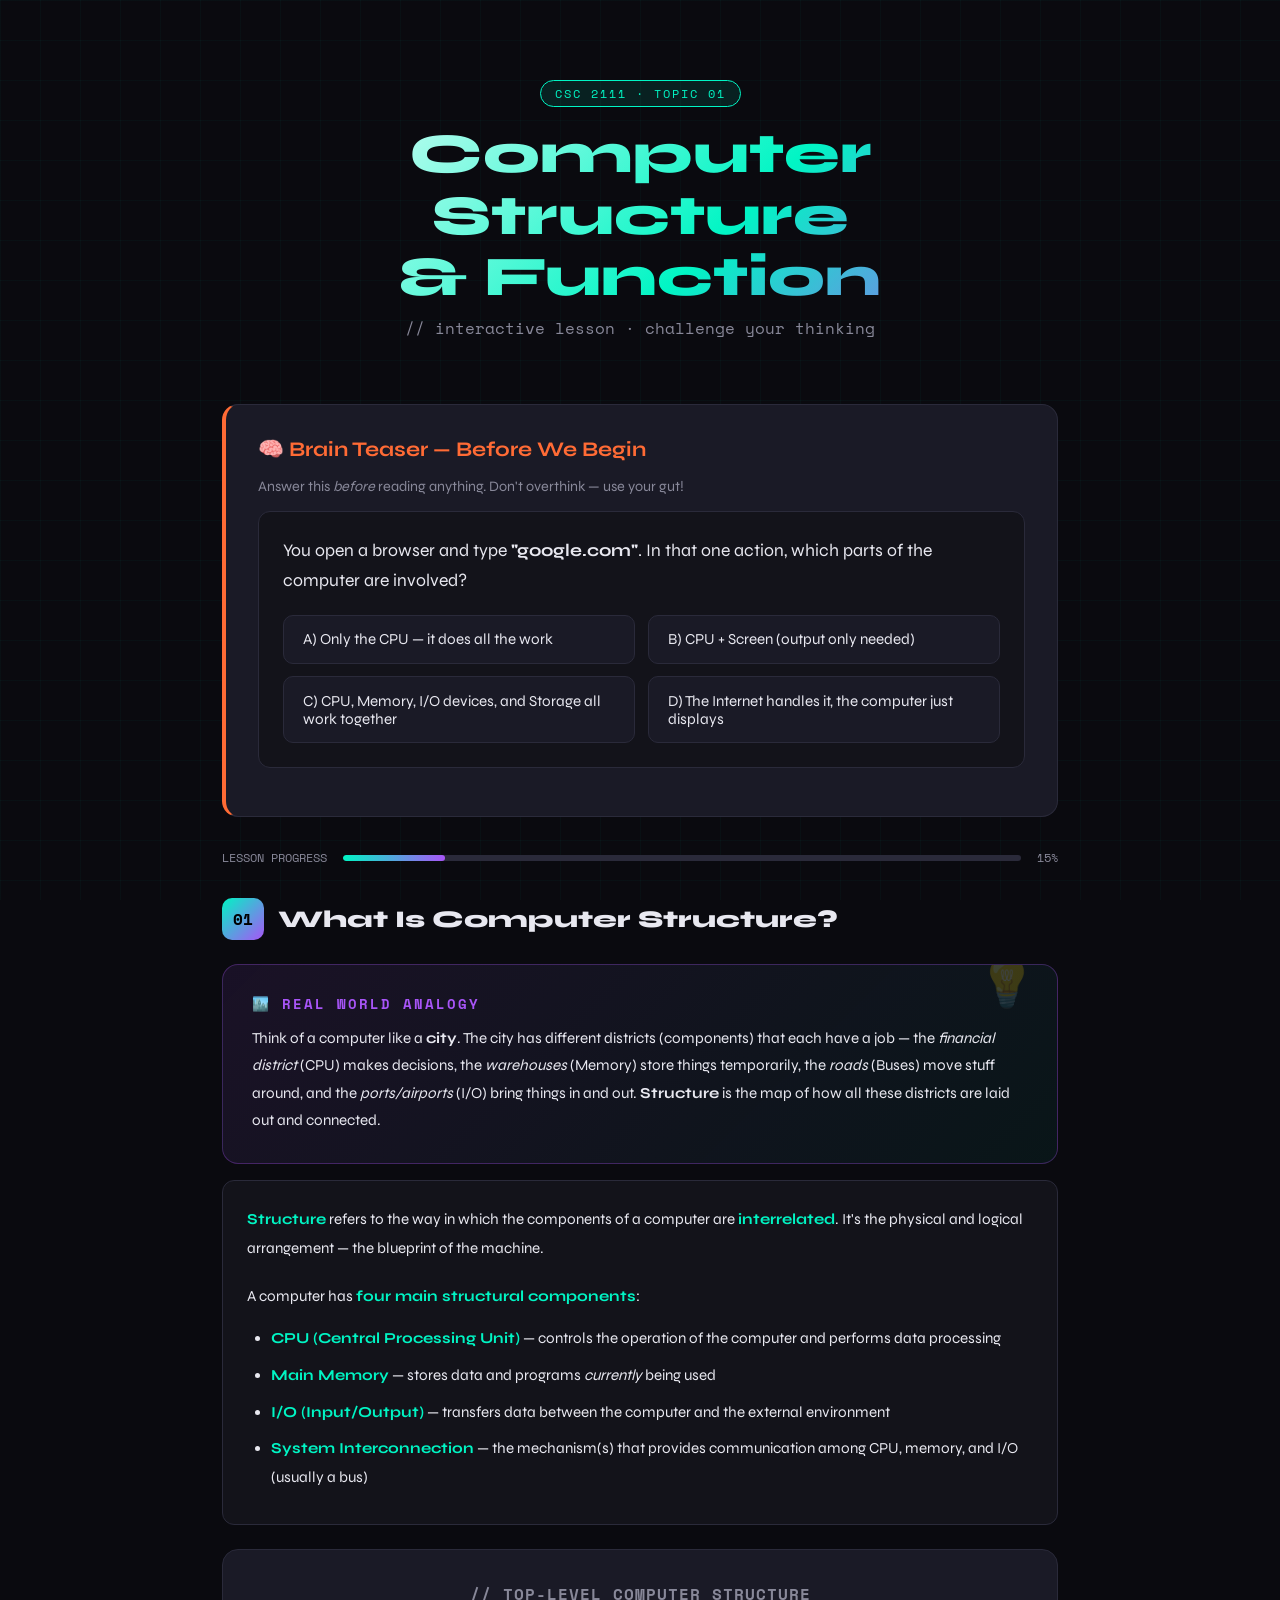
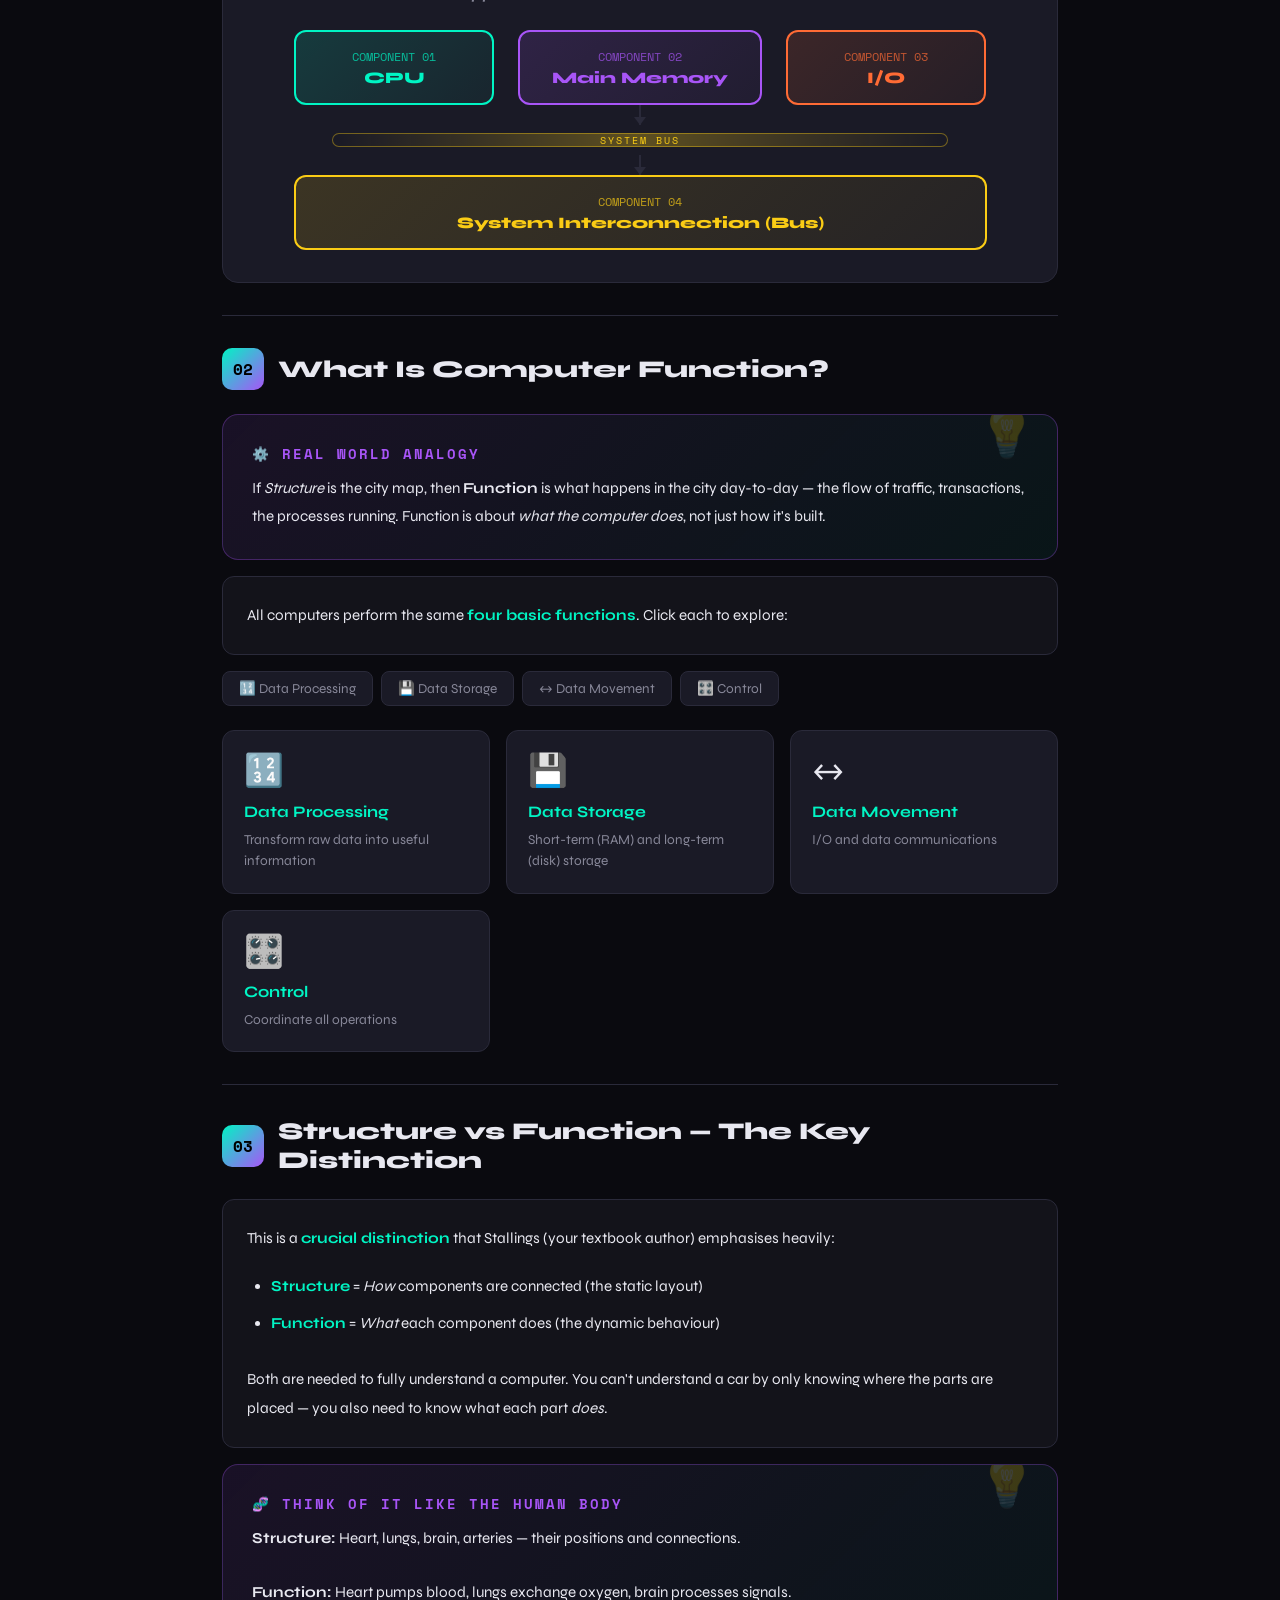
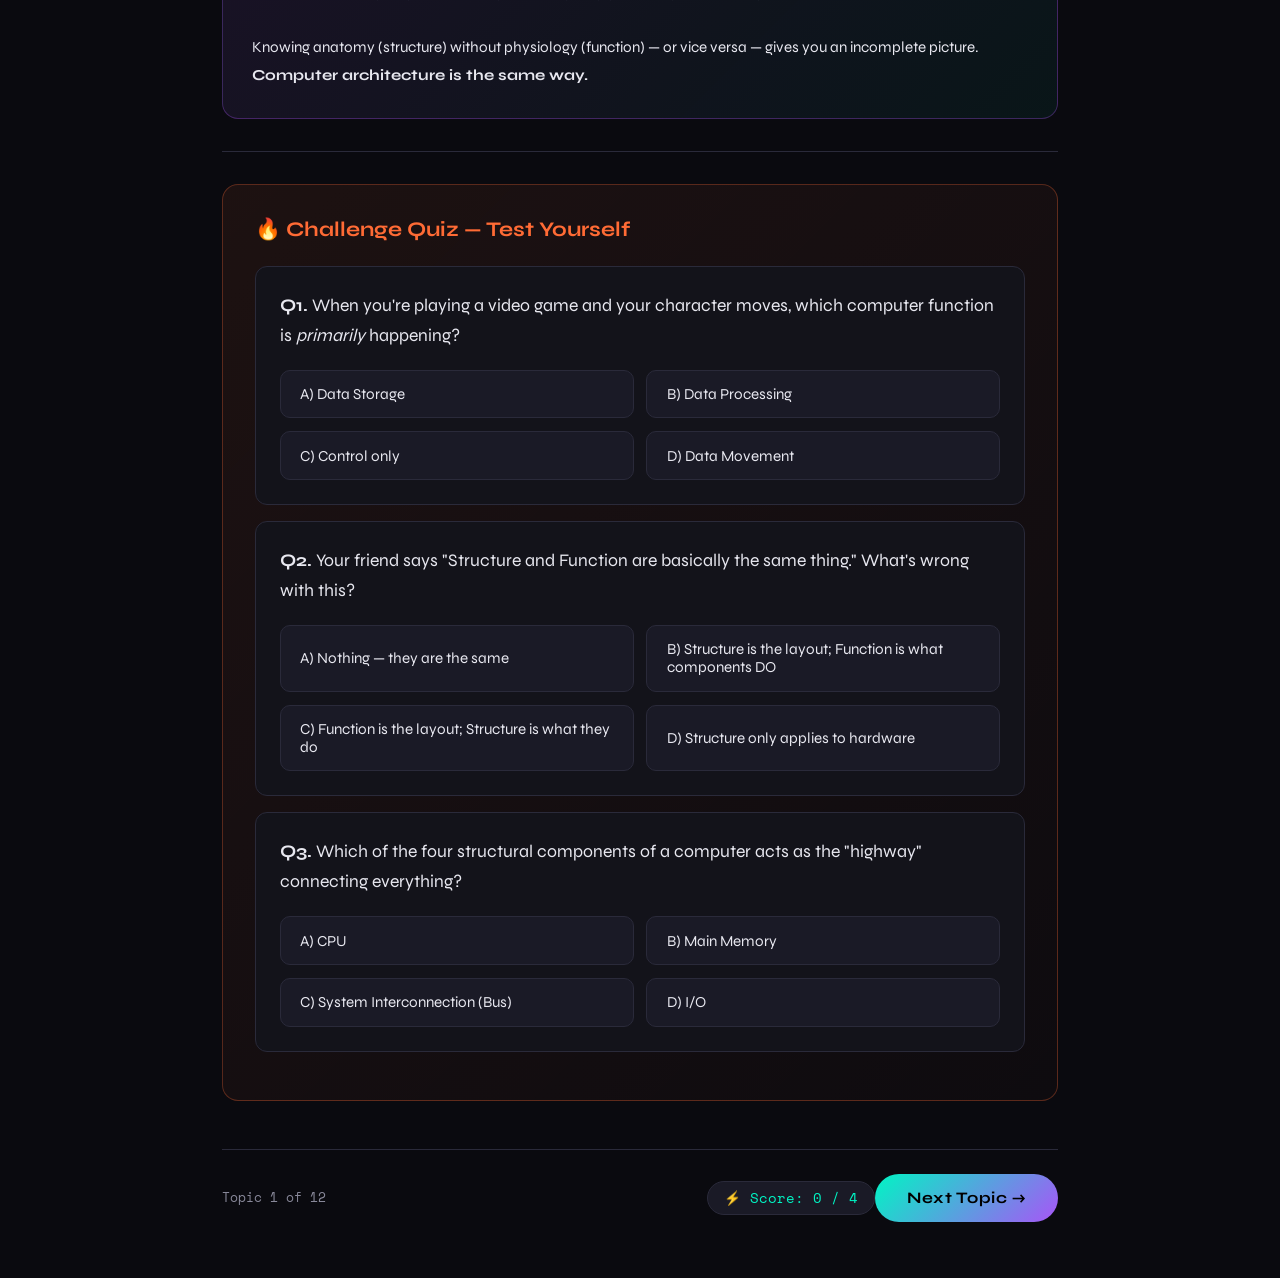
<file: topic1_computer_structure (1).html>
<!DOCTYPE html>
<html lang="en">
<head>
<meta charset="UTF-8">
<meta name="viewport" content="width=device-width, initial-scale=1.0">
<title>CSC 2111 – Topic 1: Computer Structure & Function</title>
<link href="https://fonts.googleapis.com/css2?family=Space+Mono:wght@400;700&family=Syne:wght@400;700;800&display=swap" rel="stylesheet">
<style>
  :root {
    --bg: #0a0a0f;
    --surface: #13131a;
    --card: #1a1a26;
    --accent: #00f5c4;
    --accent2: #ff6b35;
    --accent3: #a855f7;
    --text: #e8e8f0;
    --muted: #888899;
    --border: #2a2a3a;
  }

  * { margin: 0; padding: 0; box-sizing: border-box; }

  body {
    background: var(--bg);
    color: var(--text);
    font-family: 'Syne', sans-serif;
    min-height: 100vh;
    overflow-x: hidden;
  }

  /* Animated grid background */
  body::before {
    content: '';
    position: fixed;
    inset: 0;
    background-image:
      linear-gradient(rgba(0,245,196,0.03) 1px, transparent 1px),
      linear-gradient(90deg, rgba(0,245,196,0.03) 1px, transparent 1px);
    background-size: 40px 40px;
    pointer-events: none;
    z-index: 0;
  }

  .container { max-width: 900px; margin: 0 auto; padding: 2rem; position: relative; z-index: 1; }

  /* HEADER */
  header {
    text-align: center;
    padding: 3rem 0 2rem;
    animation: fadeDown 0.8s ease both;
  }

  .course-tag {
    display: inline-block;
    background: rgba(0,245,196,0.1);
    border: 1px solid var(--accent);
    color: var(--accent);
    font-family: 'Space Mono', monospace;
    font-size: 0.75rem;
    padding: 4px 14px;
    border-radius: 20px;
    letter-spacing: 2px;
    margin-bottom: 1rem;
  }

  h1 {
    font-size: clamp(2rem, 5vw, 3.5rem);
    font-weight: 800;
    line-height: 1.1;
    background: linear-gradient(135deg, #fff 0%, var(--accent) 60%, var(--accent3) 100%);
    -webkit-background-clip: text;
    -webkit-text-fill-color: transparent;
    background-clip: text;
    margin-bottom: 0.5rem;
  }

  header p {
    color: var(--muted);
    font-size: 1rem;
    font-family: 'Space Mono', monospace;
  }

  /* BRAIN TEASER SECTION */
  .brain-teaser {
    background: var(--card);
    border: 1px solid var(--border);
    border-left: 4px solid var(--accent2);
    border-radius: 16px;
    padding: 2rem;
    margin: 2rem 0;
    animation: fadeUp 0.8s 0.2s ease both;
  }

  .brain-teaser h2 {
    font-size: 1.3rem;
    color: var(--accent2);
    margin-bottom: 1rem;
    display: flex;
    align-items: center;
    gap: 10px;
  }

  .question-box {
    background: var(--surface);
    border: 1px solid var(--border);
    border-radius: 12px;
    padding: 1.5rem;
    margin: 1rem 0;
  }

  .question-box p {
    font-size: 1.1rem;
    line-height: 1.7;
    margin-bottom: 1.2rem;
    color: var(--text);
  }

  .options-grid {
    display: grid;
    grid-template-columns: 1fr 1fr;
    gap: 0.8rem;
  }

  .option-btn {
    background: var(--card);
    border: 1px solid var(--border);
    color: var(--text);
    font-family: 'Syne', sans-serif;
    font-size: 0.95rem;
    padding: 0.9rem 1.2rem;
    border-radius: 10px;
    cursor: pointer;
    text-align: left;
    transition: all 0.2s;
  }

  .option-btn:hover { border-color: var(--accent); color: var(--accent); transform: translateX(4px); }
  .option-btn.correct { background: rgba(0,245,196,0.15); border-color: var(--accent); color: var(--accent); }
  .option-btn.wrong { background: rgba(255,107,53,0.15); border-color: var(--accent2); color: var(--accent2); }
  .option-btn:disabled { cursor: default; transform: none; }

  .feedback {
    display: none;
    margin-top: 1rem;
    padding: 1.2rem;
    background: rgba(0,245,196,0.08);
    border: 1px solid rgba(0,245,196,0.2);
    border-radius: 10px;
    font-size: 0.95rem;
    line-height: 1.7;
    color: var(--text);
  }

  .feedback.show { display: block; animation: fadeUp 0.4s ease both; }
  .feedback strong { color: var(--accent); }

  /* PROGRESS BAR */
  .progress-wrap {
    display: flex;
    align-items: center;
    gap: 1rem;
    margin: 0.5rem 0 2rem;
    animation: fadeUp 0.8s 0.3s ease both;
  }

  .progress-bar-track {
    flex: 1;
    height: 6px;
    background: var(--border);
    border-radius: 10px;
    overflow: hidden;
  }

  .progress-bar-fill {
    height: 100%;
    background: linear-gradient(90deg, var(--accent), var(--accent3));
    border-radius: 10px;
    transition: width 0.5s ease;
    width: 0%;
  }

  .progress-label {
    font-family: 'Space Mono', monospace;
    font-size: 0.75rem;
    color: var(--muted);
    white-space: nowrap;
  }

  /* SECTIONS */
  .section {
    margin: 2rem 0;
    animation: fadeUp 0.8s ease both;
  }

  .section-header {
    display: flex;
    align-items: center;
    gap: 14px;
    margin-bottom: 1.5rem;
  }

  .section-num {
    width: 42px;
    height: 42px;
    background: linear-gradient(135deg, var(--accent), var(--accent3));
    border-radius: 10px;
    display: flex;
    align-items: center;
    justify-content: center;
    font-family: 'Space Mono', monospace;
    font-weight: 700;
    font-size: 1rem;
    color: #000;
    flex-shrink: 0;
  }

  .section h2 {
    font-size: 1.5rem;
    font-weight: 800;
    color: var(--text);
  }

  /* ANALOGY CARD */
  .analogy-card {
    background: linear-gradient(135deg, rgba(168,85,247,0.1), rgba(0,245,196,0.05));
    border: 1px solid rgba(168,85,247,0.3);
    border-radius: 16px;
    padding: 1.8rem;
    margin: 1rem 0;
    position: relative;
    overflow: hidden;
  }

  .analogy-card::before {
    content: '💡';
    position: absolute;
    top: -10px;
    right: 20px;
    font-size: 3rem;
    opacity: 0.2;
  }

  .analogy-card h3 {
    color: var(--accent3);
    font-size: 0.85rem;
    letter-spacing: 2px;
    text-transform: uppercase;
    margin-bottom: 0.7rem;
    font-family: 'Space Mono', monospace;
  }

  .analogy-card p {
    color: var(--text);
    line-height: 1.8;
    font-size: 0.95rem;
  }

  /* DIAGRAM */
  .diagram-container {
    background: var(--card);
    border: 1px solid var(--border);
    border-radius: 16px;
    padding: 2rem;
    margin: 1.5rem 0;
    overflow-x: auto;
  }

  .diagram-container h3 {
    font-size: 1rem;
    color: var(--muted);
    font-family: 'Space Mono', monospace;
    margin-bottom: 1.5rem;
    text-align: center;
    letter-spacing: 1px;
  }

  /* CPU diagram */
  .cpu-diagram {
    display: flex;
    flex-direction: column;
    align-items: center;
    gap: 0;
    min-width: 500px;
  }

  .cpu-box {
    background: linear-gradient(135deg, rgba(0,245,196,0.15), rgba(0,245,196,0.05));
    border: 2px solid var(--accent);
    border-radius: 12px;
    padding: 1rem 2rem;
    text-align: center;
    min-width: 200px;
    position: relative;
  }

  .cpu-box.memory { border-color: var(--accent3); background: linear-gradient(135deg, rgba(168,85,247,0.15), rgba(168,85,247,0.05)); }
  .cpu-box.io { border-color: var(--accent2); background: linear-gradient(135deg, rgba(255,107,53,0.15), rgba(255,107,53,0.05)); }
  .cpu-box.system { border-color: #facc15; background: linear-gradient(135deg, rgba(250,204,21,0.15), rgba(250,204,21,0.05)); width: 90%; }

  .cpu-box .label { font-size: 0.75rem; font-family: 'Space Mono', monospace; opacity: 0.7; margin-bottom: 3px; }
  .cpu-box .name { font-weight: 800; font-size: 1rem; }
  .cpu-box.cpu-main { color: var(--accent); }
  .cpu-box.memory { color: var(--accent3); }
  .cpu-box.io { color: var(--accent2); }
  .cpu-box.system { color: #facc15; }

  .row-boxes {
    display: flex;
    gap: 1.5rem;
    justify-content: center;
    align-items: center;
  }

  .arrow-down {
    width: 2px;
    height: 30px;
    background: var(--border);
    margin: 0 auto;
    position: relative;
  }

  .arrow-down::after {
    content: '';
    position: absolute;
    bottom: 0;
    left: -5px;
    border-left: 6px solid transparent;
    border-right: 6px solid transparent;
    border-top: 8px solid var(--border);
  }

  .bus-line {
    width: 80%;
    height: 14px;
    background: linear-gradient(90deg, transparent, rgba(250,204,21,0.3), transparent);
    border: 1px solid rgba(250,204,21,0.4);
    border-radius: 7px;
    display: flex;
    align-items: center;
    justify-content: center;
    font-size: 0.6rem;
    font-family: 'Space Mono', monospace;
    color: #facc15;
    letter-spacing: 2px;
    margin: 0.5rem 0;
    position: relative;
    overflow: hidden;
  }

  .bus-line::before {
    content: '';
    position: absolute;
    left: -100%;
    width: 40%;
    height: 100%;
    background: linear-gradient(90deg, transparent, rgba(250,204,21,0.5), transparent);
    animation: busFlow 2s linear infinite;
  }

  @keyframes busFlow {
    from { left: -40%; }
    to { left: 140%; }
  }

  /* CONCEPT CARDS */
  .concept-grid {
    display: grid;
    grid-template-columns: repeat(auto-fit, minmax(200px, 1fr));
    gap: 1rem;
    margin: 1rem 0;
  }

  .concept-card {
    background: var(--card);
    border: 1px solid var(--border);
    border-radius: 12px;
    padding: 1.3rem;
    transition: all 0.3s;
    cursor: default;
  }

  .concept-card:hover {
    border-color: var(--accent);
    transform: translateY(-4px);
    box-shadow: 0 8px 30px rgba(0,245,196,0.1);
  }

  .concept-icon { font-size: 2rem; margin-bottom: 0.7rem; }
  .concept-card h4 { font-size: 1rem; font-weight: 700; margin-bottom: 0.5rem; color: var(--accent); }
  .concept-card p { font-size: 0.85rem; color: var(--muted); line-height: 1.6; }

  /* INFO BOX */
  .info-box {
    background: var(--surface);
    border: 1px solid var(--border);
    border-radius: 12px;
    padding: 1.5rem;
    margin: 1rem 0;
  }

  .info-box p, .info-box li {
    color: var(--text);
    line-height: 1.9;
    font-size: 0.95rem;
  }

  .info-box ul { padding-left: 1.5rem; }
  .info-box li { margin-bottom: 0.5rem; }
  .info-box strong { color: var(--accent); }

  /* CHALLENGE SECTION */
  .challenge-section {
    background: linear-gradient(135deg, rgba(255,107,53,0.08), rgba(255,107,53,0.02));
    border: 1px solid rgba(255,107,53,0.3);
    border-radius: 16px;
    padding: 2rem;
    margin: 2rem 0;
  }

  .challenge-section h2 {
    color: var(--accent2);
    margin-bottom: 1.5rem;
    font-size: 1.3rem;
    display: flex;
    align-items: center;
    gap: 10px;
  }

  /* SCORE */
  .score-badge {
    display: inline-flex;
    align-items: center;
    gap: 8px;
    background: var(--card);
    border: 1px solid var(--border);
    border-radius: 20px;
    padding: 6px 16px;
    font-family: 'Space Mono', monospace;
    font-size: 0.85rem;
    color: var(--accent);
    margin-left: auto;
  }

  .nav-bar {
    display: flex;
    justify-content: space-between;
    align-items: center;
    padding: 1.5rem 0;
    border-top: 1px solid var(--border);
    margin-top: 3rem;
    animation: fadeUp 0.8s 0.5s ease both;
  }

  .next-btn {
    background: linear-gradient(135deg, var(--accent), var(--accent3));
    color: #000;
    font-family: 'Syne', sans-serif;
    font-weight: 700;
    font-size: 1rem;
    padding: 0.9rem 2rem;
    border: none;
    border-radius: 50px;
    cursor: pointer;
    transition: all 0.3s;
    letter-spacing: 0.5px;
  }

  .next-btn:hover { transform: scale(1.05); box-shadow: 0 8px 30px rgba(0,245,196,0.3); }

  @keyframes fadeDown { from { opacity: 0; transform: translateY(-20px); } to { opacity: 1; transform: translateY(0); } }
  @keyframes fadeUp { from { opacity: 0; transform: translateY(20px); } to { opacity: 1; transform: translateY(0); } }

  .highlight { color: var(--accent); font-weight: 700; }
  .highlight2 { color: var(--accent2); font-weight: 700; }
  .highlight3 { color: var(--accent3); font-weight: 700; }

  .tag {
    display: inline-block;
    background: rgba(0,245,196,0.1);
    color: var(--accent);
    font-family: 'Space Mono', monospace;
    font-size: 0.75rem;
    padding: 2px 10px;
    border-radius: 6px;
    border: 1px solid rgba(0,245,196,0.3);
    margin: 2px;
  }

  .separator { border: none; border-top: 1px solid var(--border); margin: 2rem 0; }

  /* Function view toggle */
  .toggle-group { display: flex; gap: 0.5rem; flex-wrap: wrap; margin: 1rem 0; }

  .toggle-btn {
    background: var(--card);
    border: 1px solid var(--border);
    color: var(--muted);
    font-family: 'Syne', sans-serif;
    font-size: 0.85rem;
    padding: 0.5rem 1rem;
    border-radius: 8px;
    cursor: pointer;
    transition: all 0.2s;
  }

  .toggle-btn.active, .toggle-btn:hover {
    border-color: var(--accent);
    color: var(--accent);
    background: rgba(0,245,196,0.1);
  }

  .function-detail {
    display: none;
    background: var(--surface);
    border: 1px solid var(--border);
    border-radius: 10px;
    padding: 1.2rem;
    margin-top: 0.5rem;
    animation: fadeUp 0.3s ease both;
  }

  .function-detail.show { display: block; }
  .function-detail h4 { color: var(--accent); margin-bottom: 0.5rem; }
  .function-detail p { color: var(--text); font-size: 0.9rem; line-height: 1.7; }

</style>
</head>
<body>

<div class="container">

  <header>
    <div class="course-tag">CSC 2111 · TOPIC 01</div>
    <h1>Computer Structure<br>& Function</h1>
    <p>// interactive lesson · challenge your thinking</p>
  </header>

  <!-- BRAIN TEASER -->
  <div class="brain-teaser">
    <h2>🧠 Brain Teaser — Before We Begin</h2>
    <p style="color:var(--muted); font-size:0.9rem; margin-bottom:1rem;">Answer this <em>before</em> reading anything. Don't overthink — use your gut!</p>

    <div class="question-box">
      <p>You open a browser and type <strong>"google.com"</strong>. In that one action, which parts of the computer are involved?</p>
      <div class="options-grid">
        <button class="option-btn" onclick="answer(this, false)">A) Only the CPU — it does all the work</button>
        <button class="option-btn" onclick="answer(this, false)">B) CPU + Screen (output only needed)</button>
        <button class="option-btn" onclick="answer(this, true)">C) CPU, Memory, I/O devices, and Storage all work together</button>
        <button class="option-btn" onclick="answer(this, false)">D) The Internet handles it, the computer just displays</button>
      </div>
      <div class="feedback" id="feedback">
        <strong>✅ Correct!</strong> Even a simple web request fires up the <strong>entire computer system</strong>:
        <ul style="margin-top:0.7rem; padding-left:1.5rem; line-height:2;">
          <li><strong>Input:</strong> Keyboard typed the URL</li>
          <li><strong>CPU:</strong> Processed what you typed, ran the browser program</li>
          <li><strong>Memory (RAM):</strong> Held the browser and webpage data temporarily</li>
          <li><strong>Storage:</strong> Browser cache, bookmarks, history</li>
          <li><strong>I/O (Network):</strong> Sent request out, received webpage back</li>
          <li><strong>Output:</strong> Screen rendered the page</li>
        </ul>
        <br>This is exactly what this topic is about — understanding how all these pieces <em>connect and cooperate</em>. 🚀
      </div>
    </div>
  </div>

  <!-- PROGRESS -->
  <div class="progress-wrap">
    <span class="progress-label">LESSON PROGRESS</span>
    <div class="progress-bar-track"><div class="progress-bar-fill" id="progress" style="width:15%"></div></div>
    <span class="progress-label" id="pct">15%</span>
  </div>

  <!-- SECTION 1 -->
  <div class="section">
    <div class="section-header">
      <div class="section-num">01</div>
      <h2>What Is Computer Structure?</h2>
    </div>

    <div class="analogy-card">
      <h3>🏙️ Real World Analogy</h3>
      <p>Think of a computer like a <strong>city</strong>. The city has different districts (components) that each have a job — the <em>financial district</em> (CPU) makes decisions, the <em>warehouses</em> (Memory) store things temporarily, the <em>roads</em> (Buses) move stuff around, and the <em>ports/airports</em> (I/O) bring things in and out. <strong>Structure</strong> is the map of how all these districts are laid out and connected.</p>
    </div>

    <div class="info-box">
      <p><strong>Structure</strong> refers to the way in which the components of a computer are <strong>interrelated</strong>. It's the physical and logical arrangement — the blueprint of the machine.</p>
      <br>
      <p>A computer has <strong>four main structural components</strong>:</p>
      <ul style="margin-top:0.8rem;">
        <li><strong>CPU (Central Processing Unit)</strong> — controls the operation of the computer and performs data processing</li>
        <li><strong>Main Memory</strong> — stores data and programs <em>currently</em> being used</li>
        <li><strong>I/O (Input/Output)</strong> — transfers data between the computer and the external environment</li>
        <li><strong>System Interconnection</strong> — the mechanism(s) that provides communication among CPU, memory, and I/O (usually a bus)</li>
      </ul>
    </div>

    <!-- DIAGRAM -->
    <div class="diagram-container">
      <h3>// TOP-LEVEL COMPUTER STRUCTURE</h3>
      <div class="cpu-diagram">
        <div class="row-boxes">
          <div class="cpu-box cpu-main">
            <div class="label">COMPONENT 01</div>
            <div class="name">CPU</div>
          </div>
          <div class="cpu-box memory">
            <div class="label">COMPONENT 02</div>
            <div class="name">Main Memory</div>
          </div>
          <div class="cpu-box io">
            <div class="label">COMPONENT 03</div>
            <div class="name">I/O</div>
          </div>
        </div>
        <div class="arrow-down" style="height:20px;"></div>
        <div class="bus-line">SYSTEM BUS</div>
        <div class="arrow-down" style="height:20px;"></div>
        <div class="cpu-box system">
          <div class="label">COMPONENT 04</div>
          <div class="name">System Interconnection (Bus)</div>
        </div>
      </div>
    </div>
  </div>

  <hr class="separator">

  <!-- SECTION 2 -->
  <div class="section">
    <div class="section-header">
      <div class="section-num">02</div>
      <h2>What Is Computer Function?</h2>
    </div>

    <div class="analogy-card">
      <h3>⚙️ Real World Analogy</h3>
      <p>If <em>Structure</em> is the city map, then <strong>Function</strong> is what happens in the city day-to-day — the flow of traffic, transactions, the processes running. Function is about <em>what the computer does</em>, not just how it's built.</p>
    </div>

    <div class="info-box">
      <p>All computers perform the same <strong>four basic functions</strong>. Click each to explore:</p>
    </div>

    <div class="toggle-group">
      <button class="toggle-btn" onclick="showFunction('data-processing')">🔢 Data Processing</button>
      <button class="toggle-btn" onclick="showFunction('data-storage')">💾 Data Storage</button>
      <button class="toggle-btn" onclick="showFunction('data-movement')">↔️ Data Movement</button>
      <button class="toggle-btn" onclick="showFunction('control')">🎛️ Control</button>
    </div>

    <div class="function-detail" id="fn-data-processing">
      <h4>🔢 Data Processing</h4>
      <p>The computer must be able to process data. The data may take a wide variety of forms, and the range of processing requirements is broad. You write code → CPU executes it. You add two numbers → CPU processes that. This is the core purpose of the CPU — it <strong>transforms data</strong>.</p>
    </div>

    <div class="function-detail" id="fn-data-storage">
      <h4>💾 Data Storage</h4>
      <p>There are <strong>two levels</strong> of storage. Short-term: even if there's no need to process data immediately, the data must still be stored in the computer (RAM holds it temporarily). Long-term: data files need to be stored even when the computer is off — that's your hard drive or SSD. Storage is the computer's <strong>memory and filing cabinet</strong>.</p>
    </div>

    <div class="function-detail" id="fn-data-movement">
      <h4>↔️ Data Movement</h4>
      <p>The computer must be able to move data between itself and the outside world. When data are received from or delivered to a device directly connected to the computer — this is called <strong>I/O</strong>. When data are moved over longer distances — this is called <strong>data communications</strong>. Think: typing on a keyboard, printing a document, browsing the internet.</p>
    </div>

    <div class="function-detail" id="fn-control">
      <h4>🎛️ Control</h4>
      <p>There must be control of the three previous functions. A special unit within the CPU — the <strong>Control Unit</strong> — manages and coordinates the resources and activities. It's like a <em>traffic controller</em> — directing when to read memory, when to write to disk, when to accept keyboard input. Without control, the computer would be chaos.</p>
    </div>

    <div class="concept-grid" style="margin-top:1.5rem;">
      <div class="concept-card">
        <div class="concept-icon">🔢</div>
        <h4>Data Processing</h4>
        <p>Transform raw data into useful information</p>
      </div>
      <div class="concept-card">
        <div class="concept-icon">💾</div>
        <h4>Data Storage</h4>
        <p>Short-term (RAM) and long-term (disk) storage</p>
      </div>
      <div class="concept-card">
        <div class="concept-icon">↔️</div>
        <h4>Data Movement</h4>
        <p>I/O and data communications</p>
      </div>
      <div class="concept-card">
        <div class="concept-icon">🎛️</div>
        <h4>Control</h4>
        <p>Coordinate all operations</p>
      </div>
    </div>
  </div>

  <hr class="separator">

  <!-- SECTION 3: STRUCTURE vs FUNCTION -->
  <div class="section">
    <div class="section-header">
      <div class="section-num">03</div>
      <h2>Structure vs Function — The Key Distinction</h2>
    </div>

    <div class="info-box">
      <p>This is a <strong>crucial distinction</strong> that Stallings (your textbook author) emphasises heavily:</p>
      <br>
      <ul>
        <li><strong>Structure</strong> = <em>How</em> components are connected (the static layout)</li>
        <li><strong>Function</strong> = <em>What</em> each component does (the dynamic behaviour)</li>
      </ul>
      <br>
      <p>Both are needed to fully understand a computer. You can't understand a car by only knowing where the parts are placed — you also need to know what each part <em>does</em>.</p>
    </div>

    <div class="analogy-card">
      <h3>🧬 Think of it like the Human Body</h3>
      <p>
        <strong>Structure:</strong> Heart, lungs, brain, arteries — their positions and connections.<br><br>
        <strong>Function:</strong> Heart pumps blood, lungs exchange oxygen, brain processes signals.<br><br>
        Knowing anatomy (structure) without physiology (function) — or vice versa — gives you an incomplete picture. <strong>Computer architecture is the same way.</strong>
      </p>
    </div>
  </div>

  <hr class="separator">

  <!-- CHALLENGE QUIZ -->
  <div class="challenge-section">
    <h2>🔥 Challenge Quiz — Test Yourself</h2>

    <div class="question-box" style="margin-bottom:1rem;">
      <p><strong>Q1.</strong> When you're playing a video game and your character moves, which computer function is <em>primarily</em> happening?</p>
      <div class="options-grid">
        <button class="option-btn" onclick="quiz(this,'q1',false)">A) Data Storage</button>
        <button class="option-btn" onclick="quiz(this,'q1',true)">B) Data Processing</button>
        <button class="option-btn" onclick="quiz(this,'q1',false)">C) Control only</button>
        <button class="option-btn" onclick="quiz(this,'q1',false)">D) Data Movement</button>
      </div>
      <div class="feedback" id="q1-fb">
        <strong>✅ Data Processing!</strong> The CPU is constantly processing your inputs (keyboard/controller) and calculating physics, animations, and game logic to produce output on screen.
      </div>
    </div>

    <div class="question-box" style="margin-bottom:1rem;">
      <p><strong>Q2.</strong> Your friend says "Structure and Function are basically the same thing." What's wrong with this?</p>
      <div class="options-grid">
        <button class="option-btn" onclick="quiz(this,'q2',false)">A) Nothing — they are the same</button>
        <button class="option-btn" onclick="quiz(this,'q2',true)">B) Structure is the layout; Function is what components DO</button>
        <button class="option-btn" onclick="quiz(this,'q2',false)">C) Function is the layout; Structure is what they do</button>
        <button class="option-btn" onclick="quiz(this,'q2',false)">D) Structure only applies to hardware</button>
      </div>
      <div class="feedback" id="q2-fb">
        <strong>✅ Exactly right!</strong> Structure = static arrangement/connections. Function = dynamic behaviour. Both are needed for a complete picture — one describes the <em>map</em>, the other describes the <em>journey</em>.
      </div>
    </div>

    <div class="question-box">
      <p><strong>Q3.</strong> Which of the four structural components of a computer acts as the "highway" connecting everything?</p>
      <div class="options-grid">
        <button class="option-btn" onclick="quiz(this,'q3',false)">A) CPU</button>
        <button class="option-btn" onclick="quiz(this,'q3',false)">B) Main Memory</button>
        <button class="option-btn" onclick="quiz(this,'q3',true)">C) System Interconnection (Bus)</button>
        <button class="option-btn" onclick="quiz(this,'q3',false)">D) I/O</button>
      </div>
      <div class="feedback" id="q3-fb">
        <strong>✅ The System Bus!</strong> It's the communication highway. Without it, the CPU, Memory, and I/O couldn't exchange any data — they'd be isolated islands. Data, addresses, and control signals all travel on the bus.
      </div>
    </div>
  </div>

  <!-- NAV -->
  <div class="nav-bar">
    <div style="font-family:'Space Mono',monospace; font-size:0.8rem; color:var(--muted);">Topic 1 of 12</div>
    <div class="score-badge" id="scoreBadge">⚡ Score: 0 / 4</div>
    <button class="next-btn" onclick="alert('Great work! 🎉 Ask me to continue to Topic 2: Computer Evolution & Performance!')">Next Topic →</button>
  </div>

</div>

<script>
  let score = 0;
  let total = 0;

  function updateProgress(p) {
    document.getElementById('progress').style.width = p + '%';
    document.getElementById('pct').textContent = p + '%';
  }

  function answer(btn, correct) {
    const btns = btn.parentElement.querySelectorAll('.option-btn');
    btns.forEach(b => b.disabled = true);
    if (correct) {
      btn.classList.add('correct');
      score++;
      total++;
    } else {
      btn.classList.add('wrong');
      total++;
      btns.forEach(b => { if (b.onclick.toString().includes('true')) b.classList.add('correct'); });
    }
    document.getElementById('feedback').classList.add('show');
    updateScore();
    updateProgress(35);
  }

  function quiz(btn, id, correct) {
    const btns = btn.parentElement.querySelectorAll('.option-btn');
    btns.forEach(b => b.disabled = true);
    if (correct) {
      btn.classList.add('correct');
      score++;
      total++;
    } else {
      btn.classList.add('wrong');
      total++;
      btns.forEach(b => { if (b.onclick.toString().includes("'" + id + "',true")) b.classList.add('correct'); });
    }
    document.getElementById(id + '-fb').classList.add('show');
    updateScore();
    if (total >= 4) updateProgress(100);
    else updateProgress(35 + total * 20);
  }

  function updateScore() {
    document.getElementById('scoreBadge').textContent = '⚡ Score: ' + score + ' / ' + (total);
  }

  function showFunction(id) {
    document.querySelectorAll('.function-detail').forEach(el => el.classList.remove('show'));
    document.querySelectorAll('.toggle-btn').forEach(el => el.classList.remove('active'));
    document.getElementById('fn-' + id).classList.add('show');
    event.target.classList.add('active');
  }
</script>

</body>
</html>
</file>
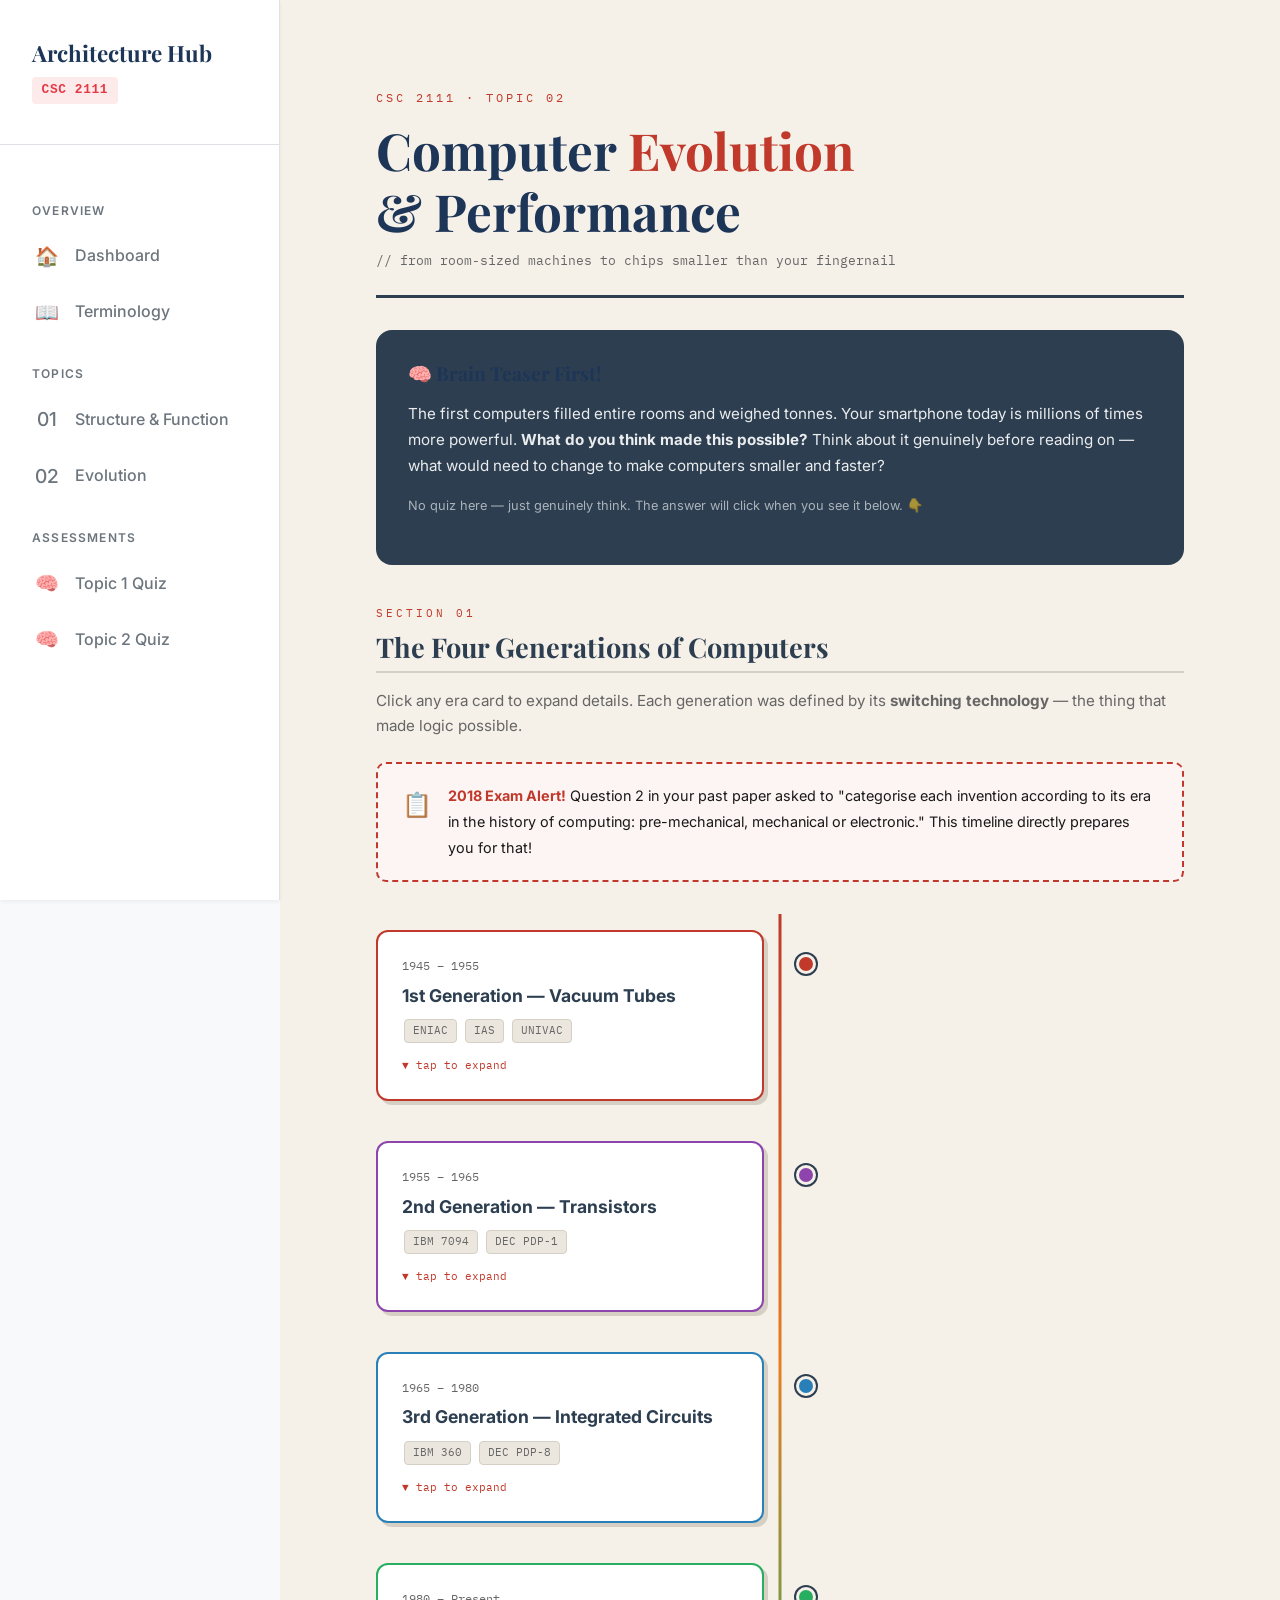
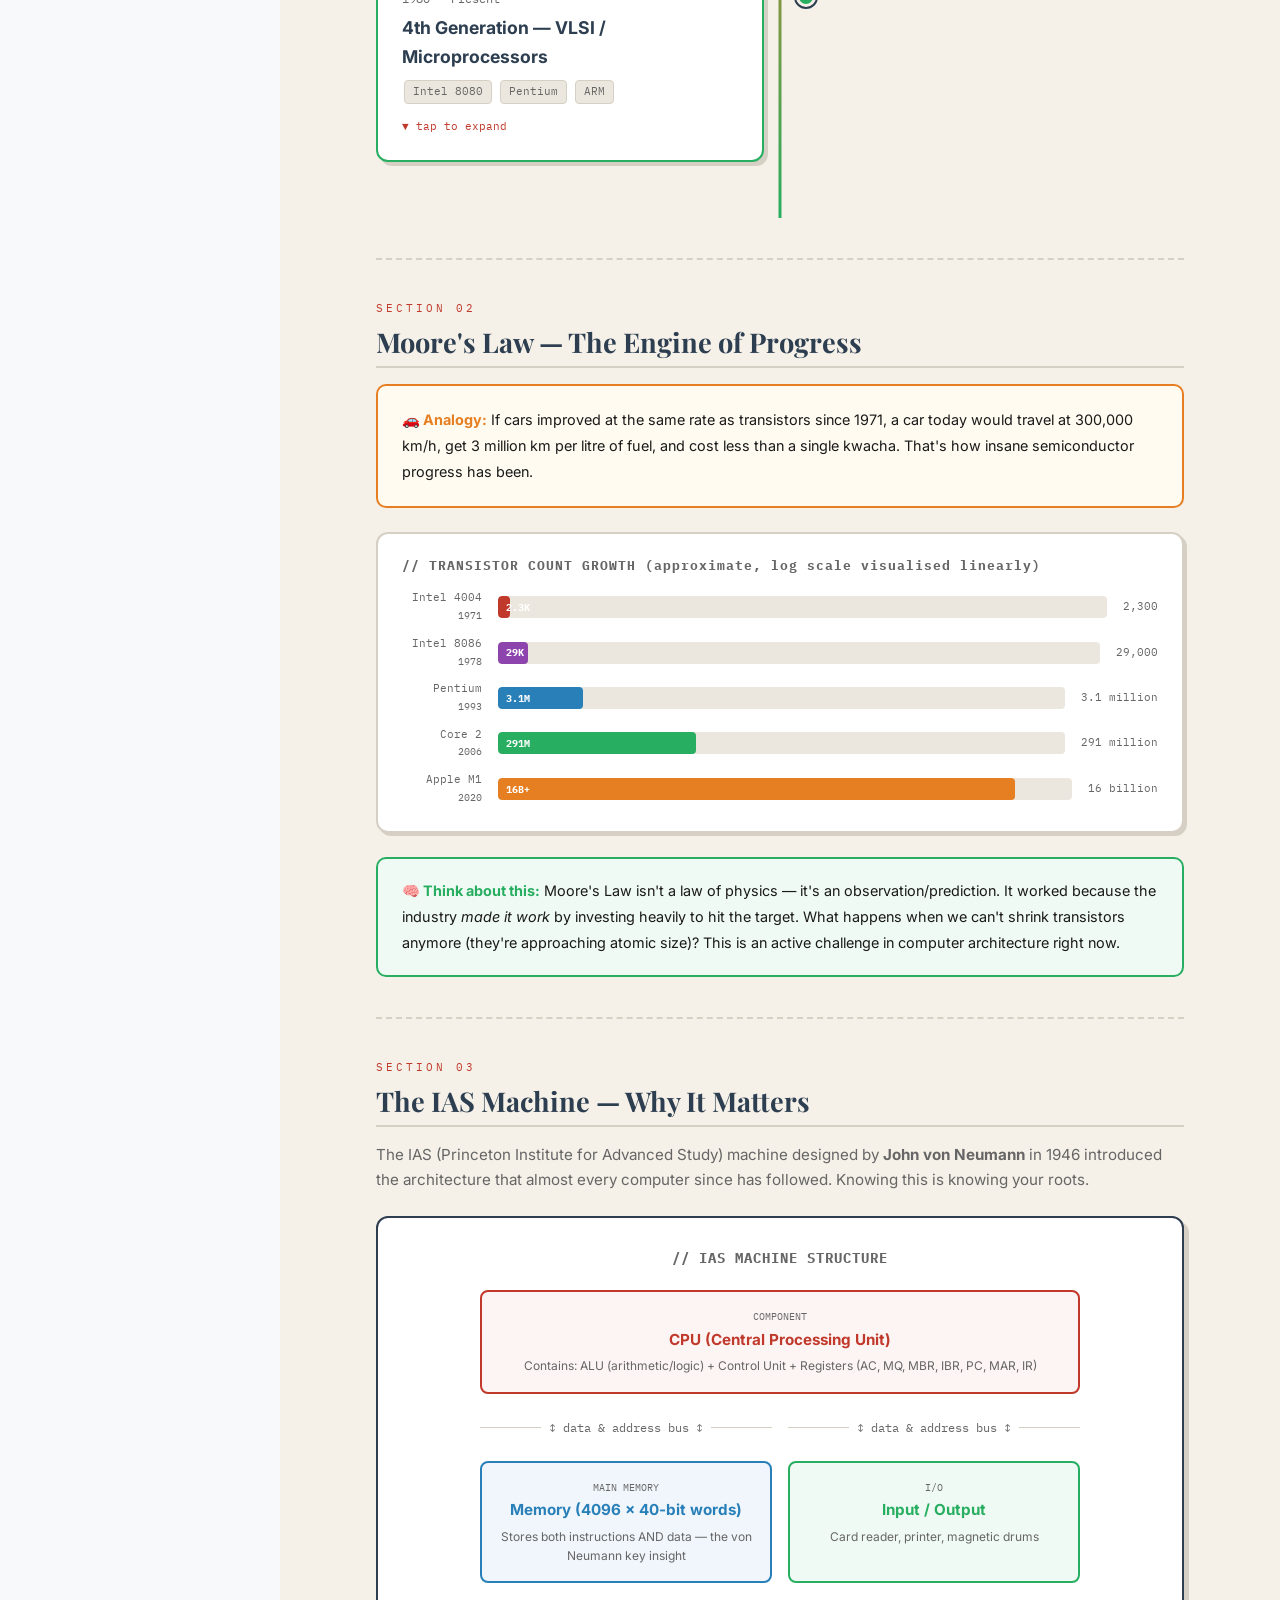
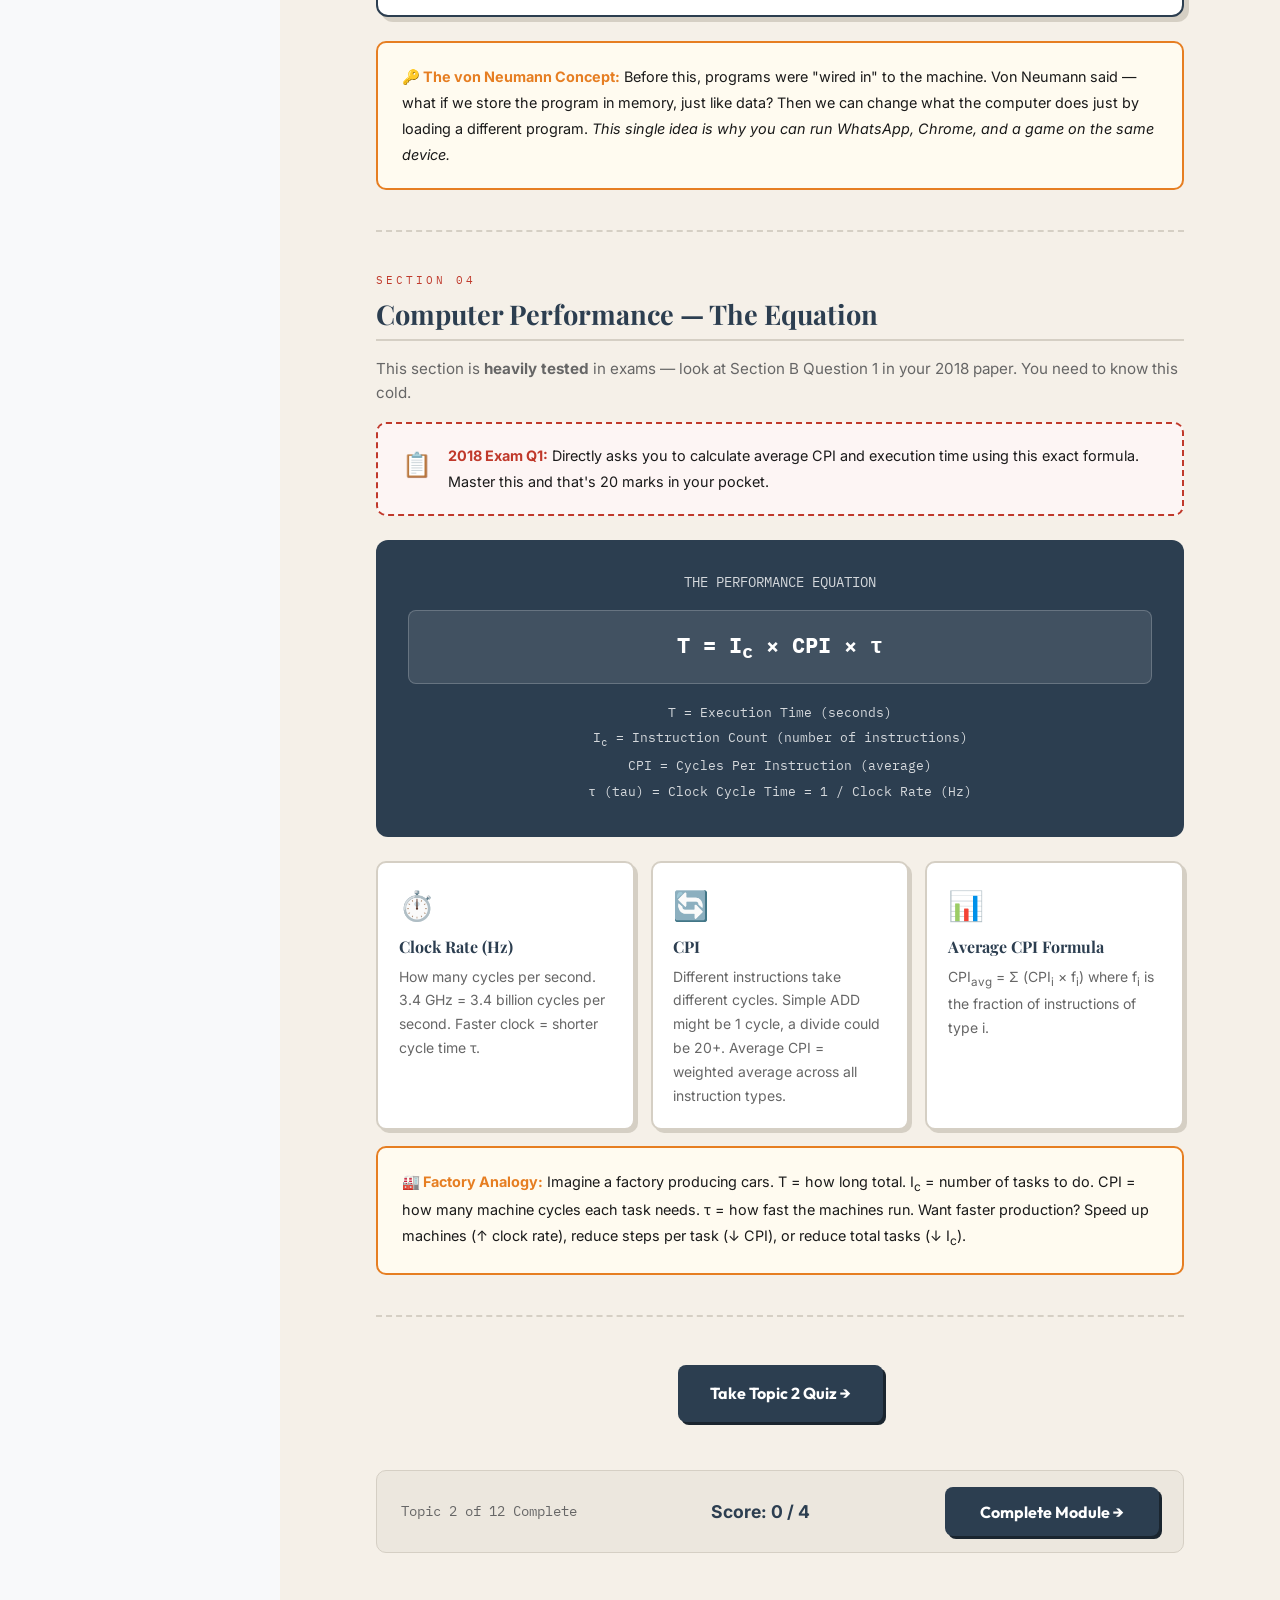
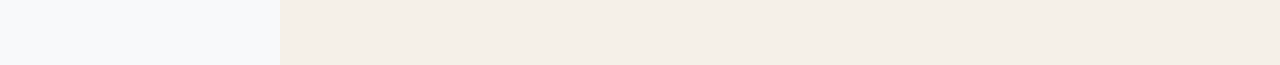
<file: topic2.html>
<!DOCTYPE html>
<html lang="en">
<head>
<meta charset="UTF-8">
<meta name="viewport" content="width=device-width, initial-scale=1.0">
<title>CSC 2111 – Topic 2: Computer Evolution & Performance</title>
<link href="https://fonts.googleapis.com/css2?family=IBM+Plex+Mono:wght@400;700&family=Clash+Display:wght@400;600;700&family=Outfit:wght@400;600;700&display=swap" rel="stylesheet">
<style>
  :root {
    --bg: #f5f0e8;
    --surface: #ece7de;
    --card: #fff;
    --accent: #c0392b;
    --accent2: #2c3e50;
    --accent3: #e67e22;
    --text: #1a1a1a;
    --muted: #666;
    --border: #d5cfc4;
    --green: #27ae60;
  }

  * { margin: 0; padding: 0; box-sizing: border-box; }

  body {
    background: var(--bg);
    color: var(--text);
    font-family: 'Outfit', sans-serif;
    min-height: 100vh;
  }

  /* Vintage paper texture overlay */
  body::before {
    content: '';
    position: fixed;
    inset: 0;
    background-image: url("data:image/svg+xml,%3Csvg xmlns='http://www.w3.org/2000/svg' width='4' height='4'%3E%3Crect width='4' height='4' fill='%23f5f0e8'/%3E%3Ccircle cx='1' cy='1' r='0.5' fill='%23e8e2d9' opacity='0.5'/%3E%3C/svg%3E");
    pointer-events: none;
    z-index: 0;
  }

  .container { max-width: 920px; margin: 0 auto; padding: 2rem; position: relative; z-index: 1; }

  /* HEADER */
  header {
    border-bottom: 3px solid var(--accent2);
    padding: 2.5rem 0 1.5rem;
    margin-bottom: 2rem;
    animation: slideIn 0.7s ease both;
  }

  .course-tag {
    font-family: 'IBM Plex Mono', monospace;
    font-size: 0.75rem;
    color: var(--accent);
    letter-spacing: 3px;
    text-transform: uppercase;
    margin-bottom: 0.8rem;
    display: block;
  }

  h1 {
    font-family: 'Outfit', sans-serif;
    font-size: clamp(2rem, 5vw, 3.2rem);
    font-weight: 700;
    line-height: 1.1;
    color: var(--accent2);
    margin-bottom: 0.5rem;
  }

  h1 span { color: var(--accent); }

  header p {
    font-family: 'IBM Plex Mono', monospace;
    font-size: 0.8rem;
    color: var(--muted);
  }

  /* TIMELINE */
  .timeline {
    position: relative;
    padding: 1rem 0;
    margin: 2rem 0;
  }

  .timeline::before {
    content: '';
    position: absolute;
    left: 50%;
    top: 0;
    bottom: 0;
    width: 3px;
    background: linear-gradient(to bottom, var(--accent), var(--accent3), var(--green));
    transform: translateX(-50%);
  }

  .era {
    display: flex;
    gap: 2rem;
    align-items: flex-start;
    margin-bottom: 2.5rem;
    animation: fadeIn 0.6s ease both;
  }

  .era:nth-child(odd) { flex-direction: row; }
  .era:nth-child(even) { flex-direction: row-reverse; }

  .era-card {
    flex: 1;
    background: var(--card);
    border: 2px solid var(--border);
    border-radius: 12px;
    padding: 1.5rem;
    box-shadow: 4px 4px 0 var(--border);
    transition: all 0.2s;
    cursor: pointer;
    position: relative;
  }

  .era-card:hover {
    transform: translate(-3px, -3px);
    box-shadow: 7px 7px 0 var(--border);
  }

  .era-card.gen1 { border-color: #c0392b; }
  .era-card.gen2 { border-color: #8e44ad; }
  .era-card.gen3 { border-color: #2980b9; }
  .era-card.gen4 { border-color: #27ae60; }
  .era-card.gen5 { border-color: #e67e22; }

  .era-dot {
    width: 20px;
    height: 20px;
    border-radius: 50%;
    flex-shrink: 0;
    margin-top: 1.5rem;
    position: relative;
    z-index: 2;
    border: 3px solid var(--bg);
    box-shadow: 0 0 0 2px var(--accent2);
  }

  .era-dot.gen1 { background: #c0392b; }
  .era-dot.gen2 { background: #8e44ad; }
  .era-dot.gen3 { background: #2980b9; }
  .era-dot.gen4 { background: #27ae60; }
  .era-dot.gen5 { background: #e67e22; }

  .era-spacer { flex: 1; }

  .era-year {
    font-family: 'IBM Plex Mono', monospace;
    font-size: 0.75rem;
    color: var(--muted);
    margin-bottom: 0.4rem;
  }

  .era-title {
    font-weight: 700;
    font-size: 1.1rem;
    color: var(--accent2);
    margin-bottom: 0.4rem;
  }

  .era-tech {
    display: inline-block;
    background: var(--surface);
    border: 1px solid var(--border);
    border-radius: 4px;
    font-family: 'IBM Plex Mono', monospace;
    font-size: 0.7rem;
    padding: 2px 8px;
    margin: 2px 2px 6px;
    color: var(--muted);
  }

  .era-desc {
    font-size: 0.88rem;
    color: var(--muted);
    line-height: 1.7;
    display: none;
    margin-top: 0.7rem;
    border-top: 1px dashed var(--border);
    padding-top: 0.7rem;
  }

  .era-desc.open { display: block; animation: fadeIn 0.3s ease; }

  .expand-hint {
    font-family: 'IBM Plex Mono', monospace;
    font-size: 0.7rem;
    color: var(--accent);
    margin-top: 0.5rem;
  }

  /* BRAIN TEASER */
  .brain-teaser {
    background: var(--accent2);
    color: #fff;
    border-radius: 16px;
    padding: 2rem;
    margin: 2rem 0;
    animation: slideIn 0.7s 0.2s ease both;
  }

  .brain-teaser h2 {
    font-size: 1.2rem;
    margin-bottom: 1rem;
    display: flex;
    align-items: center;
    gap: 10px;
  }

  .brain-teaser p { font-size: 0.95rem; line-height: 1.7; opacity: 0.9; margin-bottom: 1rem; }

  /* SECTIONS */
  .section { margin: 2.5rem 0; animation: fadeIn 0.6s ease both; }

  .section-label {
    font-family: 'IBM Plex Mono', monospace;
    font-size: 0.7rem;
    letter-spacing: 3px;
    text-transform: uppercase;
    color: var(--accent);
    margin-bottom: 0.5rem;
  }

  .section h2 {
    font-size: 1.7rem;
    font-weight: 700;
    color: var(--accent2);
    margin-bottom: 1rem;
    border-bottom: 2px solid var(--border);
    padding-bottom: 0.5rem;
  }

  /* IAS MACHINE */
  .ias-diagram {
    background: var(--card);
    border: 2px solid var(--accent2);
    border-radius: 12px;
    padding: 2rem;
    margin: 1.5rem 0;
    box-shadow: 5px 5px 0 #d5cfc4;
  }

  .ias-diagram h3 {
    font-family: 'IBM Plex Mono', monospace;
    font-size: 0.85rem;
    color: var(--muted);
    margin-bottom: 1.5rem;
    text-align: center;
    letter-spacing: 1px;
  }

  .ias-grid {
    display: grid;
    grid-template-columns: 1fr 1fr;
    gap: 1rem;
    max-width: 600px;
    margin: 0 auto;
  }

  .ias-box {
    padding: 1rem;
    border-radius: 8px;
    text-align: center;
    border: 2px solid;
  }

  .ias-box.cpu-box { border-color: var(--accent); background: #fdf5f4; grid-column: 1 / -1; }
  .ias-box.mem-box { border-color: #2980b9; background: #f0f6fb; }
  .ias-box.io-box { border-color: var(--green); background: #f0faf4; }

  .ias-box .b-label { font-family: 'IBM Plex Mono', monospace; font-size: 0.65rem; color: var(--muted); margin-bottom: 3px; }
  .ias-box .b-name { font-weight: 700; font-size: 0.95rem; }
  .ias-box.cpu-box .b-name { color: var(--accent); }
  .ias-box.mem-box .b-name { color: #2980b9; }
  .ias-box.io-box .b-name { color: var(--green); }

  .ias-box small { display: block; font-size: 0.75rem; color: var(--muted); margin-top: 4px; }

  .ias-arrow {
    display: flex;
    align-items: center;
    justify-content: center;
    gap: 0.5rem;
    margin: 0.5rem 0;
    font-family: 'IBM Plex Mono', monospace;
    font-size: 0.75rem;
    color: var(--muted);
  }

  .ias-arrow::before, .ias-arrow::after { content: ''; flex: 1; height: 1px; background: var(--border); }

  /* PERFORMANCE SECTION */
  .perf-formula {
    background: var(--accent2);
    color: #fff;
    border-radius: 12px;
    padding: 2rem;
    text-align: center;
    margin: 1.5rem 0;
    font-family: 'IBM Plex Mono', monospace;
  }

  .perf-formula .formula {
    font-size: clamp(1rem, 3vw, 1.4rem);
    font-weight: 700;
    margin: 1rem 0;
    background: rgba(255,255,255,0.1);
    border-radius: 8px;
    padding: 1rem;
    border: 1px solid rgba(255,255,255,0.2);
  }

  .perf-formula .legend { font-size: 0.8rem; opacity: 0.8; line-height: 2; }

  /* INFO CARDS */
  .info-grid {
    display: grid;
    grid-template-columns: repeat(auto-fit, minmax(240px, 1fr));
    gap: 1rem;
    margin: 1rem 0;
  }

  .info-card {
    background: var(--card);
    border: 2px solid var(--border);
    border-radius: 10px;
    padding: 1.3rem;
    box-shadow: 3px 3px 0 var(--border);
  }

  .info-card h4 { font-size: 1rem; font-weight: 700; color: var(--accent2); margin-bottom: 0.5rem; }
  .info-card p { font-size: 0.875rem; color: var(--muted); line-height: 1.7; }
  .info-card .icon { font-size: 1.8rem; margin-bottom: 0.5rem; }

  /* QUIZ */
  .quiz-section {
    background: var(--card);
    border: 2px solid var(--accent);
    border-radius: 16px;
    padding: 2rem;
    margin: 2rem 0;
    box-shadow: 5px 5px 0 #d5cfc4;
  }

  .quiz-section h2 {
    color: var(--accent);
    font-size: 1.3rem;
    margin-bottom: 1.5rem;
    display: flex;
    align-items: center;
    gap: 10px;
  }

  .q-block { margin-bottom: 1.5rem; }

  .q-block p {
    font-size: 0.95rem;
    font-weight: 600;
    color: var(--text);
    margin-bottom: 0.8rem;
    line-height: 1.6;
  }

  .opts { display: grid; grid-template-columns: 1fr 1fr; gap: 0.6rem; }

  .opt {
    background: var(--surface);
    border: 2px solid var(--border);
    color: var(--text);
    font-family: 'Outfit', sans-serif;
    font-size: 0.875rem;
    padding: 0.7rem 1rem;
    border-radius: 8px;
    cursor: pointer;
    text-align: left;
    transition: all 0.2s;
  }

  .opt:hover { border-color: var(--accent2); background: #fff; transform: translateY(-2px); }
  .opt.correct { background: #eafaf1; border-color: var(--green); color: var(--green); font-weight: 700; }
  .opt.wrong { background: #fdf5f4; border-color: var(--accent); color: var(--accent); }
  .opt:disabled { cursor: default; transform: none; }

  .q-feedback {
    display: none;
    background: var(--surface);
    border-left: 4px solid var(--green);
    border-radius: 0 8px 8px 0;
    padding: 0.9rem 1.2rem;
    margin-top: 0.7rem;
    font-size: 0.875rem;
    line-height: 1.7;
    color: var(--text);
  }

  .q-feedback.show { display: block; animation: fadeIn 0.3s ease; }
  .q-feedback strong { color: var(--accent2); }

  /* MOORE'S LAW VISUAL */
  .moore-visual {
    background: var(--card);
    border: 2px solid var(--border);
    border-radius: 12px;
    padding: 1.5rem;
    margin: 1.5rem 0;
    box-shadow: 3px 3px 0 var(--border);
    overflow-x: auto;
  }

  .moore-visual h3 {
    font-family: 'IBM Plex Mono', monospace;
    font-size: 0.8rem;
    color: var(--muted);
    margin-bottom: 1rem;
    letter-spacing: 1px;
  }

  .bar-chart { display: flex; flex-direction: column; gap: 0.6rem; min-width: 400px; }

  .bar-row { display: flex; align-items: center; gap: 1rem; }
  .bar-name { font-family: 'IBM Plex Mono', monospace; font-size: 0.7rem; color: var(--muted); width: 80px; text-align: right; flex-shrink: 0; }
  .bar-track { flex: 1; height: 22px; background: var(--surface); border-radius: 4px; overflow: hidden; }
  .bar-fill { height: 100%; border-radius: 4px; display: flex; align-items: center; padding-left: 8px; font-family: 'IBM Plex Mono', monospace; font-size: 0.65rem; color: #fff; font-weight: 700; transition: width 1s ease; }
  .bar-val { font-family: 'IBM Plex Mono', monospace; font-size: 0.7rem; color: var(--muted); flex-shrink: 0; }

  /* SCORE */
  .score-bar {
    display: flex;
    justify-content: space-between;
    align-items: center;
    background: var(--surface);
    border-radius: 10px;
    padding: 1rem 1.5rem;
    margin: 2rem 0;
    border: 1px solid var(--border);
  }

  .score-bar span { font-family: 'IBM Plex Mono', monospace; font-size: 0.85rem; color: var(--muted); }
  .score-bar strong { color: var(--accent2); font-size: 1.1rem; }

  .next-btn {
    background: var(--accent2);
    color: #fff;
    font-family: 'Outfit', sans-serif;
    font-weight: 700;
    font-size: 1rem;
    padding: 0.9rem 2.2rem;
    border: none;
    border-radius: 8px;
    cursor: pointer;
    transition: all 0.2s;
    box-shadow: 3px 3px 0 #1a252f;
  }

  .next-btn:hover { transform: translate(-2px, -2px); box-shadow: 5px 5px 0 #1a252f; }

  .analogy-box {
    background: #fffbf0;
    border: 2px solid var(--accent3);
    border-radius: 10px;
    padding: 1.3rem 1.5rem;
    margin: 1rem 0;
    font-size: 0.9rem;
    line-height: 1.8;
    color: var(--text);
  }

  .analogy-box strong { color: var(--accent3); }

  .tip-box {
    background: #f0faf4;
    border: 2px solid var(--green);
    border-radius: 10px;
    padding: 1.2rem 1.5rem;
    margin: 1rem 0;
    font-size: 0.9rem;
    line-height: 1.8;
  }

  .tip-box strong { color: var(--green); }

  /* EXAM ALERT */
  .exam-alert {
    background: #fdf5f4;
    border: 2px dashed var(--accent);
    border-radius: 10px;
    padding: 1.2rem 1.5rem;
    margin: 1rem 0;
    font-size: 0.9rem;
    line-height: 1.8;
    display: flex;
    gap: 1rem;
    align-items: flex-start;
  }

  .exam-alert .icon { font-size: 1.5rem; flex-shrink: 0; }
  .exam-alert strong { color: var(--accent); }

  @keyframes slideIn { from { opacity: 0; transform: translateX(-20px); } to { opacity: 1; transform: translateX(0); } }
  @keyframes fadeIn { from { opacity: 0; transform: translateY(10px); } to { opacity: 1; transform: translateY(0); } }

  hr { border: none; border-top: 2px dashed var(--border); margin: 2.5rem 0; }
</style>
  <link rel="stylesheet" href="styles.css">
</head>
<body>

    <!-- Sidebar Navigation -->
    <aside class="sidebar">
        <div class="sidebar-header">
            <h2>Architecture Hub</h2>
            <span class="course-code">CSC 2111</span>
        </div>
        
        <nav class="nav-menu">
            <div class="nav-group-title">Overview</div>
            <ul>
                <li class="nav-item"><a href="index.html" class="nav-link"><span class="nav-icon">🏠</span> Dashboard</a></li>
                <li class="nav-item"><a href="terminology.html" class="nav-link"><span class="nav-icon">📖</span> Terminology</a></li>
            </ul>

            <div class="nav-group-title">Topics</div>
            <ul>
                <li class="nav-item"><a href="topic1.html" class="nav-link"><span class="nav-icon">01</span> Structure & Function</a></li>
                <li class="nav-item"><a href="topic2.html" class="nav-link"><span class="nav-icon">02</span> Evolution</a></li>
            </ul>

            <div class="nav-group-title">Assessments</div>
            <ul>
                <li class="nav-item"><a href="quiz_topic1.html" class="nav-link"><span class="nav-icon">🧠</span> Topic 1 Quiz</a></li>
                <li class="nav-item"><a href="quiz_topic2.html" class="nav-link"><span class="nav-icon">🧠</span> Topic 2 Quiz</a></li>
            </ul>
        </nav>
    </aside>

<main class="main-content" style="background: var(--bg); color: var(--text); padding-top: 1rem;">

<div class="container">

  <header>
    <span class="course-tag">CSC 2111 · TOPIC 02</span>
    <h1>Computer <span>Evolution</span><br>& Performance</h1>
    <p>// from room-sized machines to chips smaller than your fingernail</p>
  </header>

  <!-- BRAIN TEASER -->
  <div class="brain-teaser">
    <h2>🧠 Brain Teaser First!</h2>
    <p>The first computers filled entire rooms and weighed tonnes. Your smartphone today is millions of times more powerful. <strong>What do you think made this possible?</strong> Think about it genuinely before reading on — what would need to change to make computers smaller and faster?</p>
    <p style="font-size:0.8rem; opacity:0.6;">No quiz here — just genuinely think. The answer will click when you see it below. 👇</p>
  </div>

  <!-- SECTION 1: GENERATIONS -->
  <div class="section">
    <div class="section-label">Section 01</div>
    <h2>The Four Generations of Computers</h2>
    <p style="color:var(--muted); margin-bottom:1.5rem; font-size:0.95rem;">Click any era card to expand details. Each generation was defined by its <strong>switching technology</strong> — the thing that made logic possible.</p>

    <!-- EXAM ALERT -->
    <div class="exam-alert">
      <div class="icon">📋</div>
      <div>
        <strong>2018 Exam Alert!</strong> Question 2 in your past paper asked to "categorise each invention according to its era in the history of computing: pre-mechanical, mechanical or electronic." This timeline directly prepares you for that!
      </div>
    </div>

    <div class="timeline">

      <div class="era">
        <div class="era-card gen1" onclick="toggleEra(this)">
          <div class="era-year">1945 – 1955</div>
          <div class="era-title">1st Generation — Vacuum Tubes</div>
          <span class="era-tech">ENIAC</span>
          <span class="era-tech">IAS</span>
          <span class="era-tech">UNIVAC</span>
          <div class="expand-hint">▼ tap to expand</div>
          <div class="era-desc">
            <strong>Technology:</strong> Vacuum tubes (like giant light bulbs that switch on/off to represent 1s and 0s).<br><br>
            <strong>Size:</strong> Room-sized machines. ENIAC weighed 30 tonnes and contained 18,000 vacuum tubes.<br><br>
            <strong>Problems:</strong> Generated enormous heat, consumed huge amounts of power, tubes burned out constantly — like changing lightbulbs every few minutes.<br><br>
            <strong>Key Machine:</strong> IAS (von Neumann's machine at Princeton) — introduced the stored-program concept which is still how computers work today!
          </div>
        </div>
        <div class="era-dot gen1"></div>
        <div class="era-spacer"></div>
      </div>

      <div class="era">
        <div class="era-spacer"></div>
        <div class="era-dot gen2"></div>
        <div class="era-card gen2" onclick="toggleEra(this)">
          <div class="era-year">1955 – 1965</div>
          <div class="era-title">2nd Generation — Transistors</div>
          <span class="era-tech">IBM 7094</span>
          <span class="era-tech">DEC PDP-1</span>
          <div class="expand-hint">▼ tap to expand</div>
          <div class="era-desc">
            <strong>Technology:</strong> Transistors — invented at Bell Labs 1947. Same function as vacuum tubes but tiny, reliable, low power, cheap.<br><br>
            <strong>Size:</strong> Shrank from room-sized to cabinet-sized.<br><br>
            <strong>Key improvement:</strong> Reliability shot up dramatically. No more constant tube replacements.<br><br>
            <strong>Analogy:</strong> Replacing a bonfire with a candle — same light, fraction of the energy and mess.
          </div>
        </div>
      </div>

      <div class="era">
        <div class="era-card gen3" onclick="toggleEra(this)">
          <div class="era-year">1965 – 1980</div>
          <div class="era-title">3rd Generation — Integrated Circuits</div>
          <span class="era-tech">IBM 360</span>
          <span class="era-tech">DEC PDP-8</span>
          <div class="expand-hint">▼ tap to expand</div>
          <div class="era-desc">
            <strong>Technology:</strong> Integrated Circuits (ICs) — multiple transistors on a single chip. Invented ~1958 by Jack Kilby.<br><br>
            <strong>Moore's Law Born:</strong> Gordon Moore observed in 1965 that the number of transistors on a chip doubles roughly every 2 years. This prediction held for decades!<br><br>
            <strong>Key innovation:</strong> IBM System/360 — first family of computers with compatible software across models. Businesses could upgrade without rewriting everything.
          </div>
        </div>
        <div class="era-dot gen3"></div>
        <div class="era-spacer"></div>
      </div>

      <div class="era">
        <div class="era-spacer"></div>
        <div class="era-dot gen4"></div>
        <div class="era-card gen4" onclick="toggleEra(this)">
          <div class="era-year">1980 – Present</div>
          <div class="era-title">4th Generation — VLSI / Microprocessors</div>
          <span class="era-tech">Intel 8080</span>
          <span class="era-tech">Pentium</span>
          <span class="era-tech">ARM</span>
          <div class="expand-hint">▼ tap to expand</div>
          <div class="era-desc">
            <strong>Technology:</strong> Very Large Scale Integration (VLSI) — millions then billions of transistors on one chip.<br><br>
            <strong>The microprocessor:</strong> The entire CPU on a single chip. Intel 4004 (1971) had 2,300 transistors. Modern chips have 50+ billion.<br><br>
            <strong>Impact:</strong> Personal computers, laptops, smartphones — computing became accessible to everyone, not just governments and corporations.
          </div>
        </div>
      </div>

    </div>
  </div>

  <hr>

  <!-- MOORE'S LAW -->
  <div class="section">
    <div class="section-label">Section 02</div>
    <h2>Moore's Law — The Engine of Progress</h2>

    <div class="analogy-box">
      <strong>🚗 Analogy:</strong> If cars improved at the same rate as transistors since 1971, a car today would travel at 300,000 km/h, get 3 million km per litre of fuel, and cost less than a single kwacha. That's how insane semiconductor progress has been.
    </div>

    <div class="moore-visual">
      <h3>// TRANSISTOR COUNT GROWTH (approximate, log scale visualised linearly)</h3>
      <div class="bar-chart" id="bars">
        <div class="bar-row">
          <div class="bar-name">Intel 4004<br><span style="font-size:0.6rem">1971</span></div>
          <div class="bar-track"><div class="bar-fill" style="width:2%; background:#c0392b;">2.3K</div></div>
          <div class="bar-val">2,300</div>
        </div>
        <div class="bar-row">
          <div class="bar-name">Intel 8086<br><span style="font-size:0.6rem">1978</span></div>
          <div class="bar-track"><div class="bar-fill" style="width:5%; background:#8e44ad;">29K</div></div>
          <div class="bar-val">29,000</div>
        </div>
        <div class="bar-row">
          <div class="bar-name">Pentium<br><span style="font-size:0.6rem">1993</span></div>
          <div class="bar-track"><div class="bar-fill" style="width:15%; background:#2980b9;">3.1M</div></div>
          <div class="bar-val">3.1 million</div>
        </div>
        <div class="bar-row">
          <div class="bar-name">Core 2<br><span style="font-size:0.6rem">2006</span></div>
          <div class="bar-track"><div class="bar-fill" style="width:35%; background:#27ae60;">291M</div></div>
          <div class="bar-val">291 million</div>
        </div>
        <div class="bar-row">
          <div class="bar-name">Apple M1<br><span style="font-size:0.6rem">2020</span></div>
          <div class="bar-track"><div class="bar-fill" style="width:90%; background:#e67e22;">16B+</div></div>
          <div class="bar-val">16 billion</div>
        </div>
      </div>
    </div>

    <div class="tip-box">
      <strong>🧠 Think about this:</strong> Moore's Law isn't a law of physics — it's an observation/prediction. It worked because the industry <em>made it work</em> by investing heavily to hit the target. What happens when we can't shrink transistors anymore (they're approaching atomic size)? This is an active challenge in computer architecture right now.
    </div>
  </div>

  <hr>

  <!-- IAS MACHINE -->
  <div class="section">
    <div class="section-label">Section 03</div>
    <h2>The IAS Machine — Why It Matters</h2>

    <p style="color:var(--muted); margin-bottom:1rem; font-size:0.95rem;">The IAS (Princeton Institute for Advanced Study) machine designed by <strong>John von Neumann</strong> in 1946 introduced the architecture that almost every computer since has followed. Knowing this is knowing your roots.</p>

    <div class="ias-diagram">
      <h3>// IAS MACHINE STRUCTURE</h3>
      <div class="ias-grid">
        <div class="ias-box cpu-box">
          <div class="b-label">COMPONENT</div>
          <div class="b-name">CPU (Central Processing Unit)</div>
          <small>Contains: ALU (arithmetic/logic) + Control Unit + Registers (AC, MQ, MBR, IBR, PC, MAR, IR)</small>
        </div>
        <div class="ias-arrow">↕ data & address bus ↕</div>
        <div class="ias-arrow">↕ data & address bus ↕</div>
        <div class="ias-box mem-box">
          <div class="b-label">MAIN MEMORY</div>
          <div class="b-name">Memory (4096 × 40-bit words)</div>
          <small>Stores both instructions AND data — the von Neumann key insight</small>
        </div>
        <div class="ias-box io-box">
          <div class="b-label">I/O</div>
          <div class="b-name">Input / Output</div>
          <small>Card reader, printer, magnetic drums</small>
        </div>
      </div>
    </div>

    <div class="analogy-box">
      <strong>🔑 The von Neumann Concept:</strong> Before this, programs were "wired in" to the machine. Von Neumann said — what if we store the program in memory, just like data? Then we can change what the computer does just by loading a different program. <em>This single idea is why you can run WhatsApp, Chrome, and a game on the same device.</em>
    </div>
  </div>

  <hr>

  <!-- PERFORMANCE -->
  <div class="section">
    <div class="section-label">Section 04</div>
    <h2>Computer Performance — The Equation</h2>

    <p style="color:var(--muted); margin-bottom:1rem; font-size:0.95rem;">This section is <strong>heavily tested</strong> in exams — look at Section B Question 1 in your 2018 paper. You need to know this cold.</p>

    <div class="exam-alert">
      <div class="icon">📋</div>
      <div><strong>2018 Exam Q1:</strong> Directly asks you to calculate average CPI and execution time using this exact formula. Master this and that's 20 marks in your pocket.</div>
    </div>

    <div class="perf-formula">
      <div style="font-size:0.85rem; opacity:0.8; margin-bottom:0.5rem;">THE PERFORMANCE EQUATION</div>
      <div class="formula">T = I<sub>c</sub> × CPI × τ</div>
      <div class="legend">
        T = Execution Time (seconds)<br>
        I<sub>c</sub> = Instruction Count (number of instructions)<br>
        CPI = Cycles Per Instruction (average)<br>
        τ (tau) = Clock Cycle Time = 1 / Clock Rate (Hz)
      </div>
    </div>

    <div class="info-grid">
      <div class="info-card">
        <div class="icon">⏱️</div>
        <h4>Clock Rate (Hz)</h4>
        <p>How many cycles per second. 3.4 GHz = 3.4 billion cycles per second. Faster clock = shorter cycle time τ.</p>
      </div>
      <div class="info-card">
        <div class="icon">🔄</div>
        <h4>CPI</h4>
        <p>Different instructions take different cycles. Simple ADD might be 1 cycle, a divide could be 20+. Average CPI = weighted average across all instruction types.</p>
      </div>
      <div class="info-card">
        <div class="icon">📊</div>
        <h4>Average CPI Formula</h4>
        <p>CPI<sub>avg</sub> = Σ (CPI<sub>i</sub> × f<sub>i</sub>) where f<sub>i</sub> is the fraction of instructions of type i.</p>
      </div>
    </div>

    <div class="analogy-box">
      <strong>🏭 Factory Analogy:</strong> Imagine a factory producing cars. T = how long total. I<sub>c</sub> = number of tasks to do. CPI = how many machine cycles each task needs. τ = how fast the machines run. Want faster production? Speed up machines (↑ clock rate), reduce steps per task (↓ CPI), or reduce total tasks (↓ I<sub>c</sub>).
    </div>
  </div>

  <hr>

  <!-- QUIZ -->
  
        <div style="margin: 3rem 0; text-align: center;">
            <a href="quiz_topic2.html" style="background: var(--accent2); color: #fff; padding: 1rem 2rem; border-radius: 8px; font-weight: 700; text-decoration: none; font-family: 'Outfit', sans-serif; display: inline-block; box-shadow: 3px 3px 0 #1a252f; transition: all 0.2s;">Take Topic 2 Quiz →</a>
        </div>
        <div class="score-bar">
    <span>Topic 2 of 12 Complete</span>
    <strong id="scoreDisplay">Score: 0 / 4</strong>
    <button class="next-btn" onclick="window.location.href='index.html'">Complete Module →</button>
  </div>

</div>

<script>
  let score = 0, answered = 0;

  function toggleEra(card) {
    const desc = card.querySelector('.era-desc');
    const hint = card.querySelector('.expand-hint');
    if (desc.classList.contains('open')) {
      desc.classList.remove('open');
      hint.textContent = '▼ tap to expand';
    } else {
      desc.classList.add('open');
      hint.textContent = '▲ tap to collapse';
    }
  }

  function doQuiz(btn, id, correct) {
    const btns = btn.parentElement.querySelectorAll('.opt');
    btns.forEach(b => b.disabled = true);
    answered++;
    if (correct) {
      btn.classList.add('correct');
      score++;
    } else {
      btn.classList.add('wrong');
      btns.forEach(b => {
        if (b.getAttribute('onclick') && b.getAttribute('onclick').includes("'" + id + "',true")) {
          b.classList.add('correct');
        }
      });
    }
    document.getElementById(id + '-fb').classList.add('show');
    document.getElementById('scoreDisplay').textContent = 'Score: ' + score + ' / ' + answered;
  }
</script>

</main>
</body>
</html>
</file>
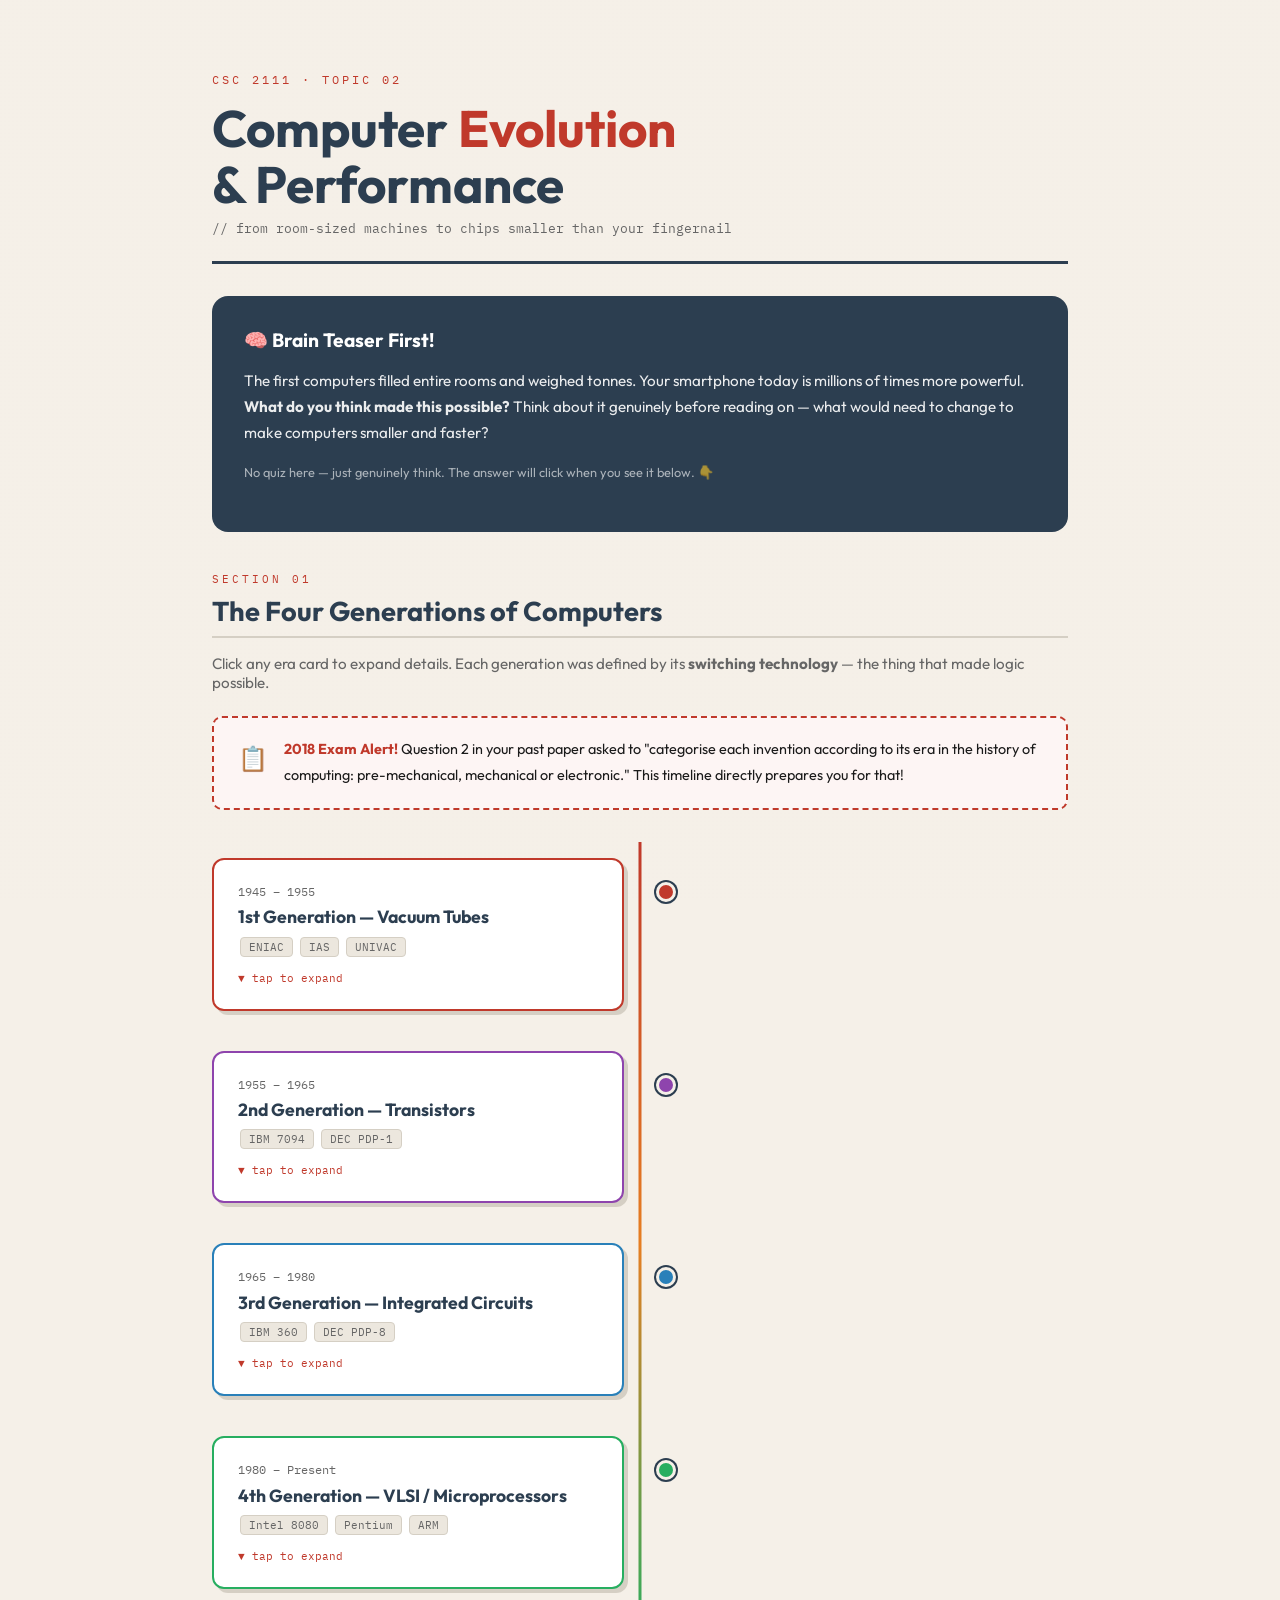
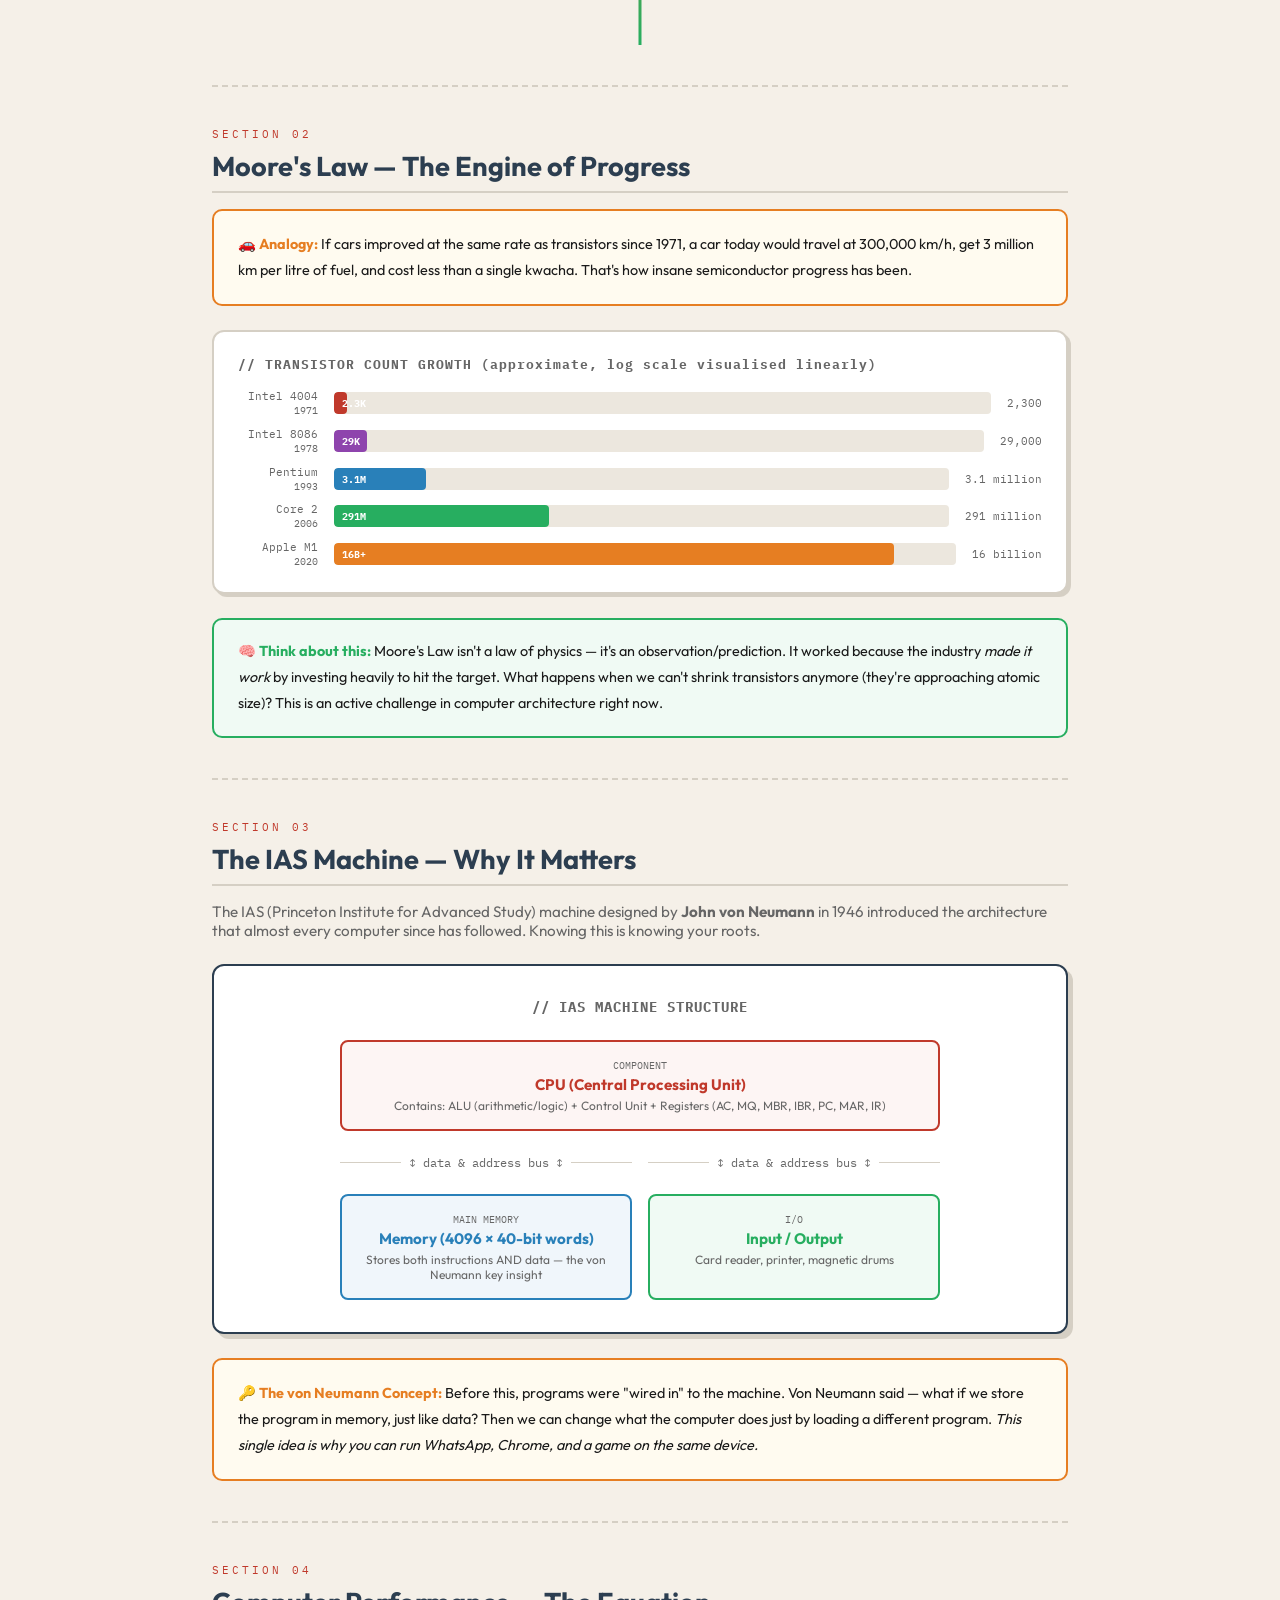
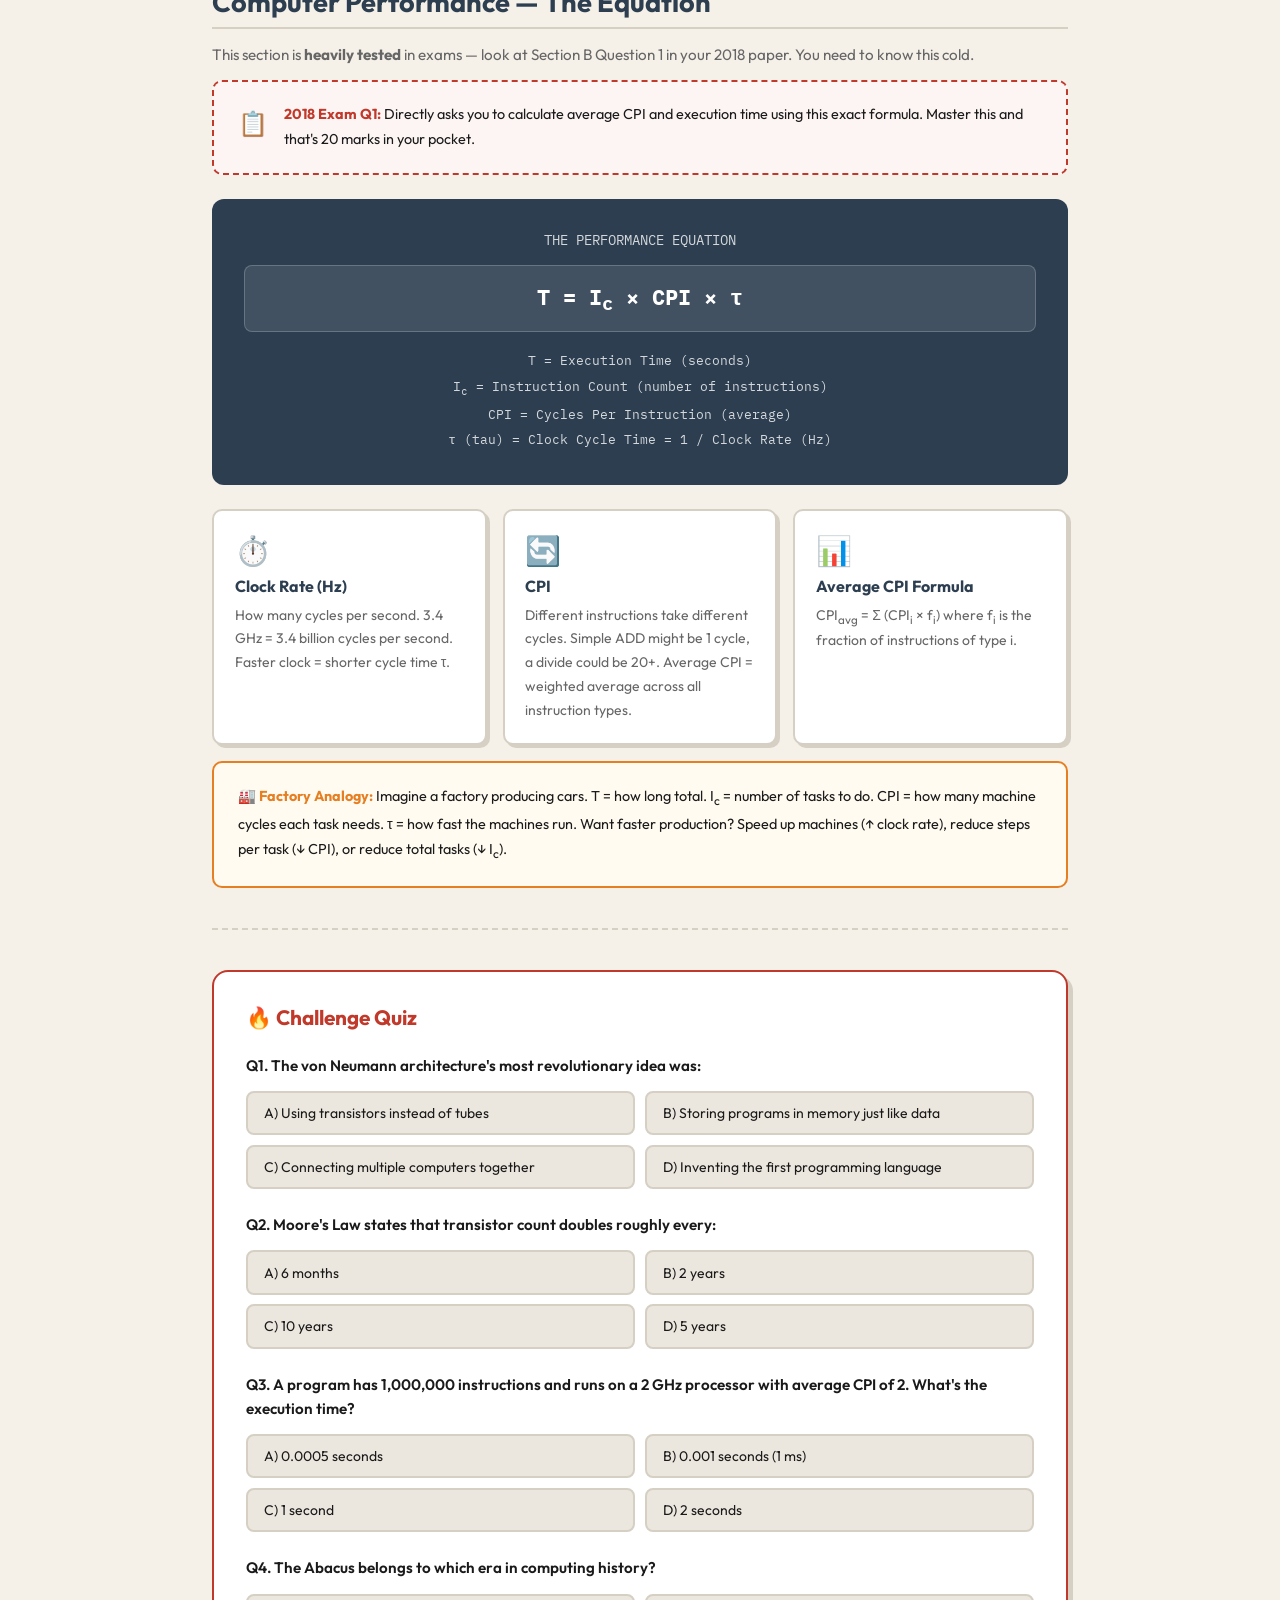
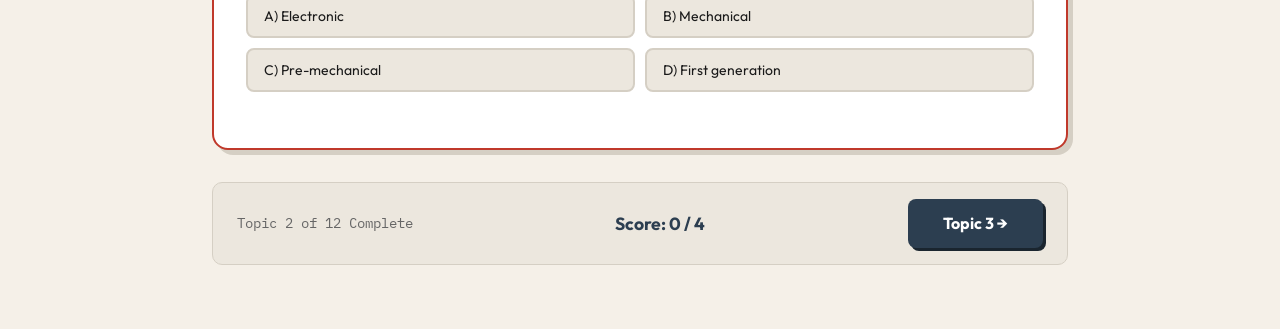
<file: topic2_evolution_performance.html>
<!DOCTYPE html>
<html lang="en">
<head>
<meta charset="UTF-8">
<meta name="viewport" content="width=device-width, initial-scale=1.0">
<title>CSC 2111 – Topic 2: Computer Evolution & Performance</title>
<link href="https://fonts.googleapis.com/css2?family=IBM+Plex+Mono:wght@400;700&family=Clash+Display:wght@400;600;700&family=Outfit:wght@400;600;700&display=swap" rel="stylesheet">
<style>
  :root {
    --bg: #f5f0e8;
    --surface: #ece7de;
    --card: #fff;
    --accent: #c0392b;
    --accent2: #2c3e50;
    --accent3: #e67e22;
    --text: #1a1a1a;
    --muted: #666;
    --border: #d5cfc4;
    --green: #27ae60;
  }

  * { margin: 0; padding: 0; box-sizing: border-box; }

  body {
    background: var(--bg);
    color: var(--text);
    font-family: 'Outfit', sans-serif;
    min-height: 100vh;
  }

  /* Vintage paper texture overlay */
  body::before {
    content: '';
    position: fixed;
    inset: 0;
    background-image: url("data:image/svg+xml,%3Csvg xmlns='http://www.w3.org/2000/svg' width='4' height='4'%3E%3Crect width='4' height='4' fill='%23f5f0e8'/%3E%3Ccircle cx='1' cy='1' r='0.5' fill='%23e8e2d9' opacity='0.5'/%3E%3C/svg%3E");
    pointer-events: none;
    z-index: 0;
  }

  .container { max-width: 920px; margin: 0 auto; padding: 2rem; position: relative; z-index: 1; }

  /* HEADER */
  header {
    border-bottom: 3px solid var(--accent2);
    padding: 2.5rem 0 1.5rem;
    margin-bottom: 2rem;
    animation: slideIn 0.7s ease both;
  }

  .course-tag {
    font-family: 'IBM Plex Mono', monospace;
    font-size: 0.75rem;
    color: var(--accent);
    letter-spacing: 3px;
    text-transform: uppercase;
    margin-bottom: 0.8rem;
    display: block;
  }

  h1 {
    font-family: 'Outfit', sans-serif;
    font-size: clamp(2rem, 5vw, 3.2rem);
    font-weight: 700;
    line-height: 1.1;
    color: var(--accent2);
    margin-bottom: 0.5rem;
  }

  h1 span { color: var(--accent); }

  header p {
    font-family: 'IBM Plex Mono', monospace;
    font-size: 0.8rem;
    color: var(--muted);
  }

  /* TIMELINE */
  .timeline {
    position: relative;
    padding: 1rem 0;
    margin: 2rem 0;
  }

  .timeline::before {
    content: '';
    position: absolute;
    left: 50%;
    top: 0;
    bottom: 0;
    width: 3px;
    background: linear-gradient(to bottom, var(--accent), var(--accent3), var(--green));
    transform: translateX(-50%);
  }

  .era {
    display: flex;
    gap: 2rem;
    align-items: flex-start;
    margin-bottom: 2.5rem;
    animation: fadeIn 0.6s ease both;
  }

  .era:nth-child(odd) { flex-direction: row; }
  .era:nth-child(even) { flex-direction: row-reverse; }

  .era-card {
    flex: 1;
    background: var(--card);
    border: 2px solid var(--border);
    border-radius: 12px;
    padding: 1.5rem;
    box-shadow: 4px 4px 0 var(--border);
    transition: all 0.2s;
    cursor: pointer;
    position: relative;
  }

  .era-card:hover {
    transform: translate(-3px, -3px);
    box-shadow: 7px 7px 0 var(--border);
  }

  .era-card.gen1 { border-color: #c0392b; }
  .era-card.gen2 { border-color: #8e44ad; }
  .era-card.gen3 { border-color: #2980b9; }
  .era-card.gen4 { border-color: #27ae60; }
  .era-card.gen5 { border-color: #e67e22; }

  .era-dot {
    width: 20px;
    height: 20px;
    border-radius: 50%;
    flex-shrink: 0;
    margin-top: 1.5rem;
    position: relative;
    z-index: 2;
    border: 3px solid var(--bg);
    box-shadow: 0 0 0 2px var(--accent2);
  }

  .era-dot.gen1 { background: #c0392b; }
  .era-dot.gen2 { background: #8e44ad; }
  .era-dot.gen3 { background: #2980b9; }
  .era-dot.gen4 { background: #27ae60; }
  .era-dot.gen5 { background: #e67e22; }

  .era-spacer { flex: 1; }

  .era-year {
    font-family: 'IBM Plex Mono', monospace;
    font-size: 0.75rem;
    color: var(--muted);
    margin-bottom: 0.4rem;
  }

  .era-title {
    font-weight: 700;
    font-size: 1.1rem;
    color: var(--accent2);
    margin-bottom: 0.4rem;
  }

  .era-tech {
    display: inline-block;
    background: var(--surface);
    border: 1px solid var(--border);
    border-radius: 4px;
    font-family: 'IBM Plex Mono', monospace;
    font-size: 0.7rem;
    padding: 2px 8px;
    margin: 2px 2px 6px;
    color: var(--muted);
  }

  .era-desc {
    font-size: 0.88rem;
    color: var(--muted);
    line-height: 1.7;
    display: none;
    margin-top: 0.7rem;
    border-top: 1px dashed var(--border);
    padding-top: 0.7rem;
  }

  .era-desc.open { display: block; animation: fadeIn 0.3s ease; }

  .expand-hint {
    font-family: 'IBM Plex Mono', monospace;
    font-size: 0.7rem;
    color: var(--accent);
    margin-top: 0.5rem;
  }

  /* BRAIN TEASER */
  .brain-teaser {
    background: var(--accent2);
    color: #fff;
    border-radius: 16px;
    padding: 2rem;
    margin: 2rem 0;
    animation: slideIn 0.7s 0.2s ease both;
  }

  .brain-teaser h2 {
    font-size: 1.2rem;
    margin-bottom: 1rem;
    display: flex;
    align-items: center;
    gap: 10px;
  }

  .brain-teaser p { font-size: 0.95rem; line-height: 1.7; opacity: 0.9; margin-bottom: 1rem; }

  /* SECTIONS */
  .section { margin: 2.5rem 0; animation: fadeIn 0.6s ease both; }

  .section-label {
    font-family: 'IBM Plex Mono', monospace;
    font-size: 0.7rem;
    letter-spacing: 3px;
    text-transform: uppercase;
    color: var(--accent);
    margin-bottom: 0.5rem;
  }

  .section h2 {
    font-size: 1.7rem;
    font-weight: 700;
    color: var(--accent2);
    margin-bottom: 1rem;
    border-bottom: 2px solid var(--border);
    padding-bottom: 0.5rem;
  }

  /* IAS MACHINE */
  .ias-diagram {
    background: var(--card);
    border: 2px solid var(--accent2);
    border-radius: 12px;
    padding: 2rem;
    margin: 1.5rem 0;
    box-shadow: 5px 5px 0 #d5cfc4;
  }

  .ias-diagram h3 {
    font-family: 'IBM Plex Mono', monospace;
    font-size: 0.85rem;
    color: var(--muted);
    margin-bottom: 1.5rem;
    text-align: center;
    letter-spacing: 1px;
  }

  .ias-grid {
    display: grid;
    grid-template-columns: 1fr 1fr;
    gap: 1rem;
    max-width: 600px;
    margin: 0 auto;
  }

  .ias-box {
    padding: 1rem;
    border-radius: 8px;
    text-align: center;
    border: 2px solid;
  }

  .ias-box.cpu-box { border-color: var(--accent); background: #fdf5f4; grid-column: 1 / -1; }
  .ias-box.mem-box { border-color: #2980b9; background: #f0f6fb; }
  .ias-box.io-box { border-color: var(--green); background: #f0faf4; }

  .ias-box .b-label { font-family: 'IBM Plex Mono', monospace; font-size: 0.65rem; color: var(--muted); margin-bottom: 3px; }
  .ias-box .b-name { font-weight: 700; font-size: 0.95rem; }
  .ias-box.cpu-box .b-name { color: var(--accent); }
  .ias-box.mem-box .b-name { color: #2980b9; }
  .ias-box.io-box .b-name { color: var(--green); }

  .ias-box small { display: block; font-size: 0.75rem; color: var(--muted); margin-top: 4px; }

  .ias-arrow {
    display: flex;
    align-items: center;
    justify-content: center;
    gap: 0.5rem;
    margin: 0.5rem 0;
    font-family: 'IBM Plex Mono', monospace;
    font-size: 0.75rem;
    color: var(--muted);
  }

  .ias-arrow::before, .ias-arrow::after { content: ''; flex: 1; height: 1px; background: var(--border); }

  /* PERFORMANCE SECTION */
  .perf-formula {
    background: var(--accent2);
    color: #fff;
    border-radius: 12px;
    padding: 2rem;
    text-align: center;
    margin: 1.5rem 0;
    font-family: 'IBM Plex Mono', monospace;
  }

  .perf-formula .formula {
    font-size: clamp(1rem, 3vw, 1.4rem);
    font-weight: 700;
    margin: 1rem 0;
    background: rgba(255,255,255,0.1);
    border-radius: 8px;
    padding: 1rem;
    border: 1px solid rgba(255,255,255,0.2);
  }

  .perf-formula .legend { font-size: 0.8rem; opacity: 0.8; line-height: 2; }

  /* INFO CARDS */
  .info-grid {
    display: grid;
    grid-template-columns: repeat(auto-fit, minmax(240px, 1fr));
    gap: 1rem;
    margin: 1rem 0;
  }

  .info-card {
    background: var(--card);
    border: 2px solid var(--border);
    border-radius: 10px;
    padding: 1.3rem;
    box-shadow: 3px 3px 0 var(--border);
  }

  .info-card h4 { font-size: 1rem; font-weight: 700; color: var(--accent2); margin-bottom: 0.5rem; }
  .info-card p { font-size: 0.875rem; color: var(--muted); line-height: 1.7; }
  .info-card .icon { font-size: 1.8rem; margin-bottom: 0.5rem; }

  /* QUIZ */
  .quiz-section {
    background: var(--card);
    border: 2px solid var(--accent);
    border-radius: 16px;
    padding: 2rem;
    margin: 2rem 0;
    box-shadow: 5px 5px 0 #d5cfc4;
  }

  .quiz-section h2 {
    color: var(--accent);
    font-size: 1.3rem;
    margin-bottom: 1.5rem;
    display: flex;
    align-items: center;
    gap: 10px;
  }

  .q-block { margin-bottom: 1.5rem; }

  .q-block p {
    font-size: 0.95rem;
    font-weight: 600;
    color: var(--text);
    margin-bottom: 0.8rem;
    line-height: 1.6;
  }

  .opts { display: grid; grid-template-columns: 1fr 1fr; gap: 0.6rem; }

  .opt {
    background: var(--surface);
    border: 2px solid var(--border);
    color: var(--text);
    font-family: 'Outfit', sans-serif;
    font-size: 0.875rem;
    padding: 0.7rem 1rem;
    border-radius: 8px;
    cursor: pointer;
    text-align: left;
    transition: all 0.2s;
  }

  .opt:hover { border-color: var(--accent2); background: #fff; transform: translateY(-2px); }
  .opt.correct { background: #eafaf1; border-color: var(--green); color: var(--green); font-weight: 700; }
  .opt.wrong { background: #fdf5f4; border-color: var(--accent); color: var(--accent); }
  .opt:disabled { cursor: default; transform: none; }

  .q-feedback {
    display: none;
    background: var(--surface);
    border-left: 4px solid var(--green);
    border-radius: 0 8px 8px 0;
    padding: 0.9rem 1.2rem;
    margin-top: 0.7rem;
    font-size: 0.875rem;
    line-height: 1.7;
    color: var(--text);
  }

  .q-feedback.show { display: block; animation: fadeIn 0.3s ease; }
  .q-feedback strong { color: var(--accent2); }

  /* MOORE'S LAW VISUAL */
  .moore-visual {
    background: var(--card);
    border: 2px solid var(--border);
    border-radius: 12px;
    padding: 1.5rem;
    margin: 1.5rem 0;
    box-shadow: 3px 3px 0 var(--border);
    overflow-x: auto;
  }

  .moore-visual h3 {
    font-family: 'IBM Plex Mono', monospace;
    font-size: 0.8rem;
    color: var(--muted);
    margin-bottom: 1rem;
    letter-spacing: 1px;
  }

  .bar-chart { display: flex; flex-direction: column; gap: 0.6rem; min-width: 400px; }

  .bar-row { display: flex; align-items: center; gap: 1rem; }
  .bar-name { font-family: 'IBM Plex Mono', monospace; font-size: 0.7rem; color: var(--muted); width: 80px; text-align: right; flex-shrink: 0; }
  .bar-track { flex: 1; height: 22px; background: var(--surface); border-radius: 4px; overflow: hidden; }
  .bar-fill { height: 100%; border-radius: 4px; display: flex; align-items: center; padding-left: 8px; font-family: 'IBM Plex Mono', monospace; font-size: 0.65rem; color: #fff; font-weight: 700; transition: width 1s ease; }
  .bar-val { font-family: 'IBM Plex Mono', monospace; font-size: 0.7rem; color: var(--muted); flex-shrink: 0; }

  /* SCORE */
  .score-bar {
    display: flex;
    justify-content: space-between;
    align-items: center;
    background: var(--surface);
    border-radius: 10px;
    padding: 1rem 1.5rem;
    margin: 2rem 0;
    border: 1px solid var(--border);
  }

  .score-bar span { font-family: 'IBM Plex Mono', monospace; font-size: 0.85rem; color: var(--muted); }
  .score-bar strong { color: var(--accent2); font-size: 1.1rem; }

  .next-btn {
    background: var(--accent2);
    color: #fff;
    font-family: 'Outfit', sans-serif;
    font-weight: 700;
    font-size: 1rem;
    padding: 0.9rem 2.2rem;
    border: none;
    border-radius: 8px;
    cursor: pointer;
    transition: all 0.2s;
    box-shadow: 3px 3px 0 #1a252f;
  }

  .next-btn:hover { transform: translate(-2px, -2px); box-shadow: 5px 5px 0 #1a252f; }

  .analogy-box {
    background: #fffbf0;
    border: 2px solid var(--accent3);
    border-radius: 10px;
    padding: 1.3rem 1.5rem;
    margin: 1rem 0;
    font-size: 0.9rem;
    line-height: 1.8;
    color: var(--text);
  }

  .analogy-box strong { color: var(--accent3); }

  .tip-box {
    background: #f0faf4;
    border: 2px solid var(--green);
    border-radius: 10px;
    padding: 1.2rem 1.5rem;
    margin: 1rem 0;
    font-size: 0.9rem;
    line-height: 1.8;
  }

  .tip-box strong { color: var(--green); }

  /* EXAM ALERT */
  .exam-alert {
    background: #fdf5f4;
    border: 2px dashed var(--accent);
    border-radius: 10px;
    padding: 1.2rem 1.5rem;
    margin: 1rem 0;
    font-size: 0.9rem;
    line-height: 1.8;
    display: flex;
    gap: 1rem;
    align-items: flex-start;
  }

  .exam-alert .icon { font-size: 1.5rem; flex-shrink: 0; }
  .exam-alert strong { color: var(--accent); }

  @keyframes slideIn { from { opacity: 0; transform: translateX(-20px); } to { opacity: 1; transform: translateX(0); } }
  @keyframes fadeIn { from { opacity: 0; transform: translateY(10px); } to { opacity: 1; transform: translateY(0); } }

  hr { border: none; border-top: 2px dashed var(--border); margin: 2.5rem 0; }
</style>
</head>
<body>
<div class="container">

  <header>
    <span class="course-tag">CSC 2111 · TOPIC 02</span>
    <h1>Computer <span>Evolution</span><br>& Performance</h1>
    <p>// from room-sized machines to chips smaller than your fingernail</p>
  </header>

  <!-- BRAIN TEASER -->
  <div class="brain-teaser">
    <h2>🧠 Brain Teaser First!</h2>
    <p>The first computers filled entire rooms and weighed tonnes. Your smartphone today is millions of times more powerful. <strong>What do you think made this possible?</strong> Think about it genuinely before reading on — what would need to change to make computers smaller and faster?</p>
    <p style="font-size:0.8rem; opacity:0.6;">No quiz here — just genuinely think. The answer will click when you see it below. 👇</p>
  </div>

  <!-- SECTION 1: GENERATIONS -->
  <div class="section">
    <div class="section-label">Section 01</div>
    <h2>The Four Generations of Computers</h2>
    <p style="color:var(--muted); margin-bottom:1.5rem; font-size:0.95rem;">Click any era card to expand details. Each generation was defined by its <strong>switching technology</strong> — the thing that made logic possible.</p>

    <!-- EXAM ALERT -->
    <div class="exam-alert">
      <div class="icon">📋</div>
      <div>
        <strong>2018 Exam Alert!</strong> Question 2 in your past paper asked to "categorise each invention according to its era in the history of computing: pre-mechanical, mechanical or electronic." This timeline directly prepares you for that!
      </div>
    </div>

    <div class="timeline">

      <div class="era">
        <div class="era-card gen1" onclick="toggleEra(this)">
          <div class="era-year">1945 – 1955</div>
          <div class="era-title">1st Generation — Vacuum Tubes</div>
          <span class="era-tech">ENIAC</span>
          <span class="era-tech">IAS</span>
          <span class="era-tech">UNIVAC</span>
          <div class="expand-hint">▼ tap to expand</div>
          <div class="era-desc">
            <strong>Technology:</strong> Vacuum tubes (like giant light bulbs that switch on/off to represent 1s and 0s).<br><br>
            <strong>Size:</strong> Room-sized machines. ENIAC weighed 30 tonnes and contained 18,000 vacuum tubes.<br><br>
            <strong>Problems:</strong> Generated enormous heat, consumed huge amounts of power, tubes burned out constantly — like changing lightbulbs every few minutes.<br><br>
            <strong>Key Machine:</strong> IAS (von Neumann's machine at Princeton) — introduced the stored-program concept which is still how computers work today!
          </div>
        </div>
        <div class="era-dot gen1"></div>
        <div class="era-spacer"></div>
      </div>

      <div class="era">
        <div class="era-spacer"></div>
        <div class="era-dot gen2"></div>
        <div class="era-card gen2" onclick="toggleEra(this)">
          <div class="era-year">1955 – 1965</div>
          <div class="era-title">2nd Generation — Transistors</div>
          <span class="era-tech">IBM 7094</span>
          <span class="era-tech">DEC PDP-1</span>
          <div class="expand-hint">▼ tap to expand</div>
          <div class="era-desc">
            <strong>Technology:</strong> Transistors — invented at Bell Labs 1947. Same function as vacuum tubes but tiny, reliable, low power, cheap.<br><br>
            <strong>Size:</strong> Shrank from room-sized to cabinet-sized.<br><br>
            <strong>Key improvement:</strong> Reliability shot up dramatically. No more constant tube replacements.<br><br>
            <strong>Analogy:</strong> Replacing a bonfire with a candle — same light, fraction of the energy and mess.
          </div>
        </div>
      </div>

      <div class="era">
        <div class="era-card gen3" onclick="toggleEra(this)">
          <div class="era-year">1965 – 1980</div>
          <div class="era-title">3rd Generation — Integrated Circuits</div>
          <span class="era-tech">IBM 360</span>
          <span class="era-tech">DEC PDP-8</span>
          <div class="expand-hint">▼ tap to expand</div>
          <div class="era-desc">
            <strong>Technology:</strong> Integrated Circuits (ICs) — multiple transistors on a single chip. Invented ~1958 by Jack Kilby.<br><br>
            <strong>Moore's Law Born:</strong> Gordon Moore observed in 1965 that the number of transistors on a chip doubles roughly every 2 years. This prediction held for decades!<br><br>
            <strong>Key innovation:</strong> IBM System/360 — first family of computers with compatible software across models. Businesses could upgrade without rewriting everything.
          </div>
        </div>
        <div class="era-dot gen3"></div>
        <div class="era-spacer"></div>
      </div>

      <div class="era">
        <div class="era-spacer"></div>
        <div class="era-dot gen4"></div>
        <div class="era-card gen4" onclick="toggleEra(this)">
          <div class="era-year">1980 – Present</div>
          <div class="era-title">4th Generation — VLSI / Microprocessors</div>
          <span class="era-tech">Intel 8080</span>
          <span class="era-tech">Pentium</span>
          <span class="era-tech">ARM</span>
          <div class="expand-hint">▼ tap to expand</div>
          <div class="era-desc">
            <strong>Technology:</strong> Very Large Scale Integration (VLSI) — millions then billions of transistors on one chip.<br><br>
            <strong>The microprocessor:</strong> The entire CPU on a single chip. Intel 4004 (1971) had 2,300 transistors. Modern chips have 50+ billion.<br><br>
            <strong>Impact:</strong> Personal computers, laptops, smartphones — computing became accessible to everyone, not just governments and corporations.
          </div>
        </div>
      </div>

    </div>
  </div>

  <hr>

  <!-- MOORE'S LAW -->
  <div class="section">
    <div class="section-label">Section 02</div>
    <h2>Moore's Law — The Engine of Progress</h2>

    <div class="analogy-box">
      <strong>🚗 Analogy:</strong> If cars improved at the same rate as transistors since 1971, a car today would travel at 300,000 km/h, get 3 million km per litre of fuel, and cost less than a single kwacha. That's how insane semiconductor progress has been.
    </div>

    <div class="moore-visual">
      <h3>// TRANSISTOR COUNT GROWTH (approximate, log scale visualised linearly)</h3>
      <div class="bar-chart" id="bars">
        <div class="bar-row">
          <div class="bar-name">Intel 4004<br><span style="font-size:0.6rem">1971</span></div>
          <div class="bar-track"><div class="bar-fill" style="width:2%; background:#c0392b;">2.3K</div></div>
          <div class="bar-val">2,300</div>
        </div>
        <div class="bar-row">
          <div class="bar-name">Intel 8086<br><span style="font-size:0.6rem">1978</span></div>
          <div class="bar-track"><div class="bar-fill" style="width:5%; background:#8e44ad;">29K</div></div>
          <div class="bar-val">29,000</div>
        </div>
        <div class="bar-row">
          <div class="bar-name">Pentium<br><span style="font-size:0.6rem">1993</span></div>
          <div class="bar-track"><div class="bar-fill" style="width:15%; background:#2980b9;">3.1M</div></div>
          <div class="bar-val">3.1 million</div>
        </div>
        <div class="bar-row">
          <div class="bar-name">Core 2<br><span style="font-size:0.6rem">2006</span></div>
          <div class="bar-track"><div class="bar-fill" style="width:35%; background:#27ae60;">291M</div></div>
          <div class="bar-val">291 million</div>
        </div>
        <div class="bar-row">
          <div class="bar-name">Apple M1<br><span style="font-size:0.6rem">2020</span></div>
          <div class="bar-track"><div class="bar-fill" style="width:90%; background:#e67e22;">16B+</div></div>
          <div class="bar-val">16 billion</div>
        </div>
      </div>
    </div>

    <div class="tip-box">
      <strong>🧠 Think about this:</strong> Moore's Law isn't a law of physics — it's an observation/prediction. It worked because the industry <em>made it work</em> by investing heavily to hit the target. What happens when we can't shrink transistors anymore (they're approaching atomic size)? This is an active challenge in computer architecture right now.
    </div>
  </div>

  <hr>

  <!-- IAS MACHINE -->
  <div class="section">
    <div class="section-label">Section 03</div>
    <h2>The IAS Machine — Why It Matters</h2>

    <p style="color:var(--muted); margin-bottom:1rem; font-size:0.95rem;">The IAS (Princeton Institute for Advanced Study) machine designed by <strong>John von Neumann</strong> in 1946 introduced the architecture that almost every computer since has followed. Knowing this is knowing your roots.</p>

    <div class="ias-diagram">
      <h3>// IAS MACHINE STRUCTURE</h3>
      <div class="ias-grid">
        <div class="ias-box cpu-box">
          <div class="b-label">COMPONENT</div>
          <div class="b-name">CPU (Central Processing Unit)</div>
          <small>Contains: ALU (arithmetic/logic) + Control Unit + Registers (AC, MQ, MBR, IBR, PC, MAR, IR)</small>
        </div>
        <div class="ias-arrow">↕ data & address bus ↕</div>
        <div class="ias-arrow">↕ data & address bus ↕</div>
        <div class="ias-box mem-box">
          <div class="b-label">MAIN MEMORY</div>
          <div class="b-name">Memory (4096 × 40-bit words)</div>
          <small>Stores both instructions AND data — the von Neumann key insight</small>
        </div>
        <div class="ias-box io-box">
          <div class="b-label">I/O</div>
          <div class="b-name">Input / Output</div>
          <small>Card reader, printer, magnetic drums</small>
        </div>
      </div>
    </div>

    <div class="analogy-box">
      <strong>🔑 The von Neumann Concept:</strong> Before this, programs were "wired in" to the machine. Von Neumann said — what if we store the program in memory, just like data? Then we can change what the computer does just by loading a different program. <em>This single idea is why you can run WhatsApp, Chrome, and a game on the same device.</em>
    </div>
  </div>

  <hr>

  <!-- PERFORMANCE -->
  <div class="section">
    <div class="section-label">Section 04</div>
    <h2>Computer Performance — The Equation</h2>

    <p style="color:var(--muted); margin-bottom:1rem; font-size:0.95rem;">This section is <strong>heavily tested</strong> in exams — look at Section B Question 1 in your 2018 paper. You need to know this cold.</p>

    <div class="exam-alert">
      <div class="icon">📋</div>
      <div><strong>2018 Exam Q1:</strong> Directly asks you to calculate average CPI and execution time using this exact formula. Master this and that's 20 marks in your pocket.</div>
    </div>

    <div class="perf-formula">
      <div style="font-size:0.85rem; opacity:0.8; margin-bottom:0.5rem;">THE PERFORMANCE EQUATION</div>
      <div class="formula">T = I<sub>c</sub> × CPI × τ</div>
      <div class="legend">
        T = Execution Time (seconds)<br>
        I<sub>c</sub> = Instruction Count (number of instructions)<br>
        CPI = Cycles Per Instruction (average)<br>
        τ (tau) = Clock Cycle Time = 1 / Clock Rate (Hz)
      </div>
    </div>

    <div class="info-grid">
      <div class="info-card">
        <div class="icon">⏱️</div>
        <h4>Clock Rate (Hz)</h4>
        <p>How many cycles per second. 3.4 GHz = 3.4 billion cycles per second. Faster clock = shorter cycle time τ.</p>
      </div>
      <div class="info-card">
        <div class="icon">🔄</div>
        <h4>CPI</h4>
        <p>Different instructions take different cycles. Simple ADD might be 1 cycle, a divide could be 20+. Average CPI = weighted average across all instruction types.</p>
      </div>
      <div class="info-card">
        <div class="icon">📊</div>
        <h4>Average CPI Formula</h4>
        <p>CPI<sub>avg</sub> = Σ (CPI<sub>i</sub> × f<sub>i</sub>) where f<sub>i</sub> is the fraction of instructions of type i.</p>
      </div>
    </div>

    <div class="analogy-box">
      <strong>🏭 Factory Analogy:</strong> Imagine a factory producing cars. T = how long total. I<sub>c</sub> = number of tasks to do. CPI = how many machine cycles each task needs. τ = how fast the machines run. Want faster production? Speed up machines (↑ clock rate), reduce steps per task (↓ CPI), or reduce total tasks (↓ I<sub>c</sub>).
    </div>
  </div>

  <hr>

  <!-- QUIZ -->
  <div class="quiz-section">
    <h2>🔥 Challenge Quiz</h2>

    <div class="q-block">
      <p>Q1. The von Neumann architecture's most revolutionary idea was:</p>
      <div class="opts">
        <button class="opt" onclick="doQuiz(this,'a1',false)">A) Using transistors instead of tubes</button>
        <button class="opt" onclick="doQuiz(this,'a1',true)">B) Storing programs in memory just like data</button>
        <button class="opt" onclick="doQuiz(this,'a1',false)">C) Connecting multiple computers together</button>
        <button class="opt" onclick="doQuiz(this,'a1',false)">D) Inventing the first programming language</button>
      </div>
      <div class="q-feedback" id="a1-fb">
        <strong>✅ Stored-program concept!</strong> Before von Neumann, you'd rewire the hardware to change what the computer did. He said — put the program IN memory. One machine, infinite programs. Every computer you've ever used runs on this idea.
      </div>
    </div>

    <div class="q-block">
      <p>Q2. Moore's Law states that transistor count doubles roughly every:</p>
      <div class="opts">
        <button class="opt" onclick="doQuiz(this,'a2',false)">A) 6 months</button>
        <button class="opt" onclick="doQuiz(this,'a2',true)">B) 2 years</button>
        <button class="opt" onclick="doQuiz(this,'a2',false)">C) 10 years</button>
        <button class="opt" onclick="doQuiz(this,'a2',false)">D) 5 years</button>
      </div>
      <div class="q-feedback" id="a2-fb">
        <strong>✅ ~2 years!</strong> Gordon Moore made this observation in 1965. It's held remarkably well, though the pace has been slowing as we approach physical limits of silicon.
      </div>
    </div>

    <div class="q-block">
      <p>Q3. A program has 1,000,000 instructions and runs on a 2 GHz processor with average CPI of 2. What's the execution time?</p>
      <div class="opts">
        <button class="opt" onclick="doQuiz(this,'a3',false)">A) 0.0005 seconds</button>
        <button class="opt" onclick="doQuiz(this,'a3',true)">B) 0.001 seconds (1 ms)</button>
        <button class="opt" onclick="doQuiz(this,'a3',false)">C) 1 second</button>
        <button class="opt" onclick="doQuiz(this,'a3',false)">D) 2 seconds</button>
      </div>
      <div class="q-feedback" id="a3-fb">
        <strong>✅ 0.001 seconds!</strong> T = Ic × CPI × τ = 1,000,000 × 2 × (1/2,000,000,000) = 2,000,000 / 2,000,000,000 = <strong>0.001s</strong>. Get comfortable with this calculation — the exam WILL test you on it.
      </div>
    </div>

    <div class="q-block">
      <p>Q4. The Abacus belongs to which era in computing history?</p>
      <div class="opts">
        <button class="opt" onclick="doQuiz(this,'a4',false)">A) Electronic</button>
        <button class="opt" onclick="doQuiz(this,'a4',false)">B) Mechanical</button>
        <button class="opt" onclick="doQuiz(this,'a4',true)">C) Pre-mechanical</button>
        <button class="opt" onclick="doQuiz(this,'a4',false)">D) First generation</button>
      </div>
      <div class="q-feedback" id="a4-fb">
        <strong>✅ Pre-mechanical!</strong> The abacus uses beads to represent numbers — no gears, no electricity, just physical manipulation. This directly answers Q2 in your 2018 exam paper! Pre-mechanical = manual tools (abacus, Napier's bones, finger-counting). Mechanical = gears (Pascaline, Schickard's calculator). Electronic = electricity.
      </div>
    </div>

  </div>

  <div class="score-bar">
    <span>Topic 2 of 12 Complete</span>
    <strong id="scoreDisplay">Score: 0 / 4</strong>
    <button class="next-btn" onclick="alert('Nice work! 🎉\n\nNext up: Topic 3 — Computer Function & Interconnection.\nAsk me to continue when ready!')">Topic 3 →</button>
  </div>

</div>

<script>
  let score = 0, answered = 0;

  function toggleEra(card) {
    const desc = card.querySelector('.era-desc');
    const hint = card.querySelector('.expand-hint');
    if (desc.classList.contains('open')) {
      desc.classList.remove('open');
      hint.textContent = '▼ tap to expand';
    } else {
      desc.classList.add('open');
      hint.textContent = '▲ tap to collapse';
    }
  }

  function doQuiz(btn, id, correct) {
    const btns = btn.parentElement.querySelectorAll('.opt');
    btns.forEach(b => b.disabled = true);
    answered++;
    if (correct) {
      btn.classList.add('correct');
      score++;
    } else {
      btn.classList.add('wrong');
      btns.forEach(b => {
        if (b.getAttribute('onclick') && b.getAttribute('onclick').includes("'" + id + "',true")) {
          b.classList.add('correct');
        }
      });
    }
    document.getElementById(id + '-fb').classList.add('show');
    document.getElementById('scoreDisplay').textContent = 'Score: ' + score + ' / ' + answered;
  }
</script>
</body>
</html>
</file>
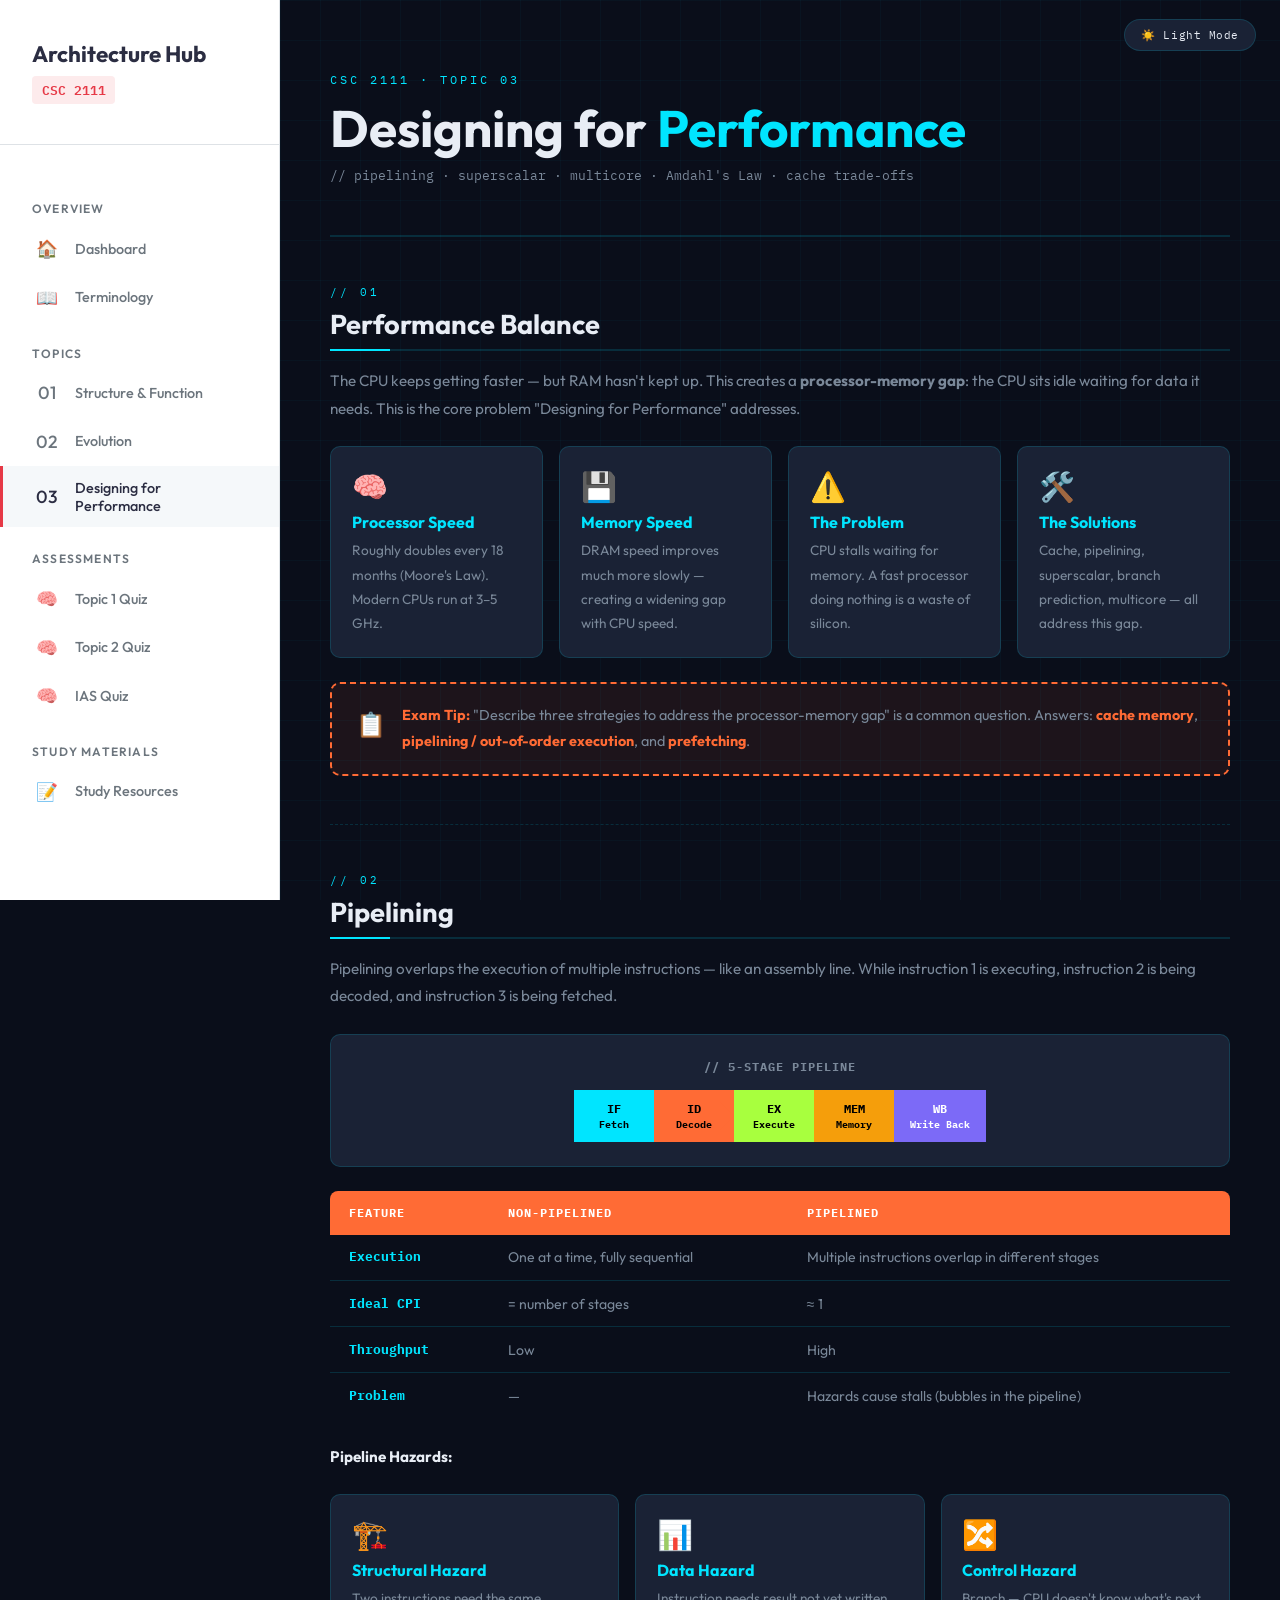
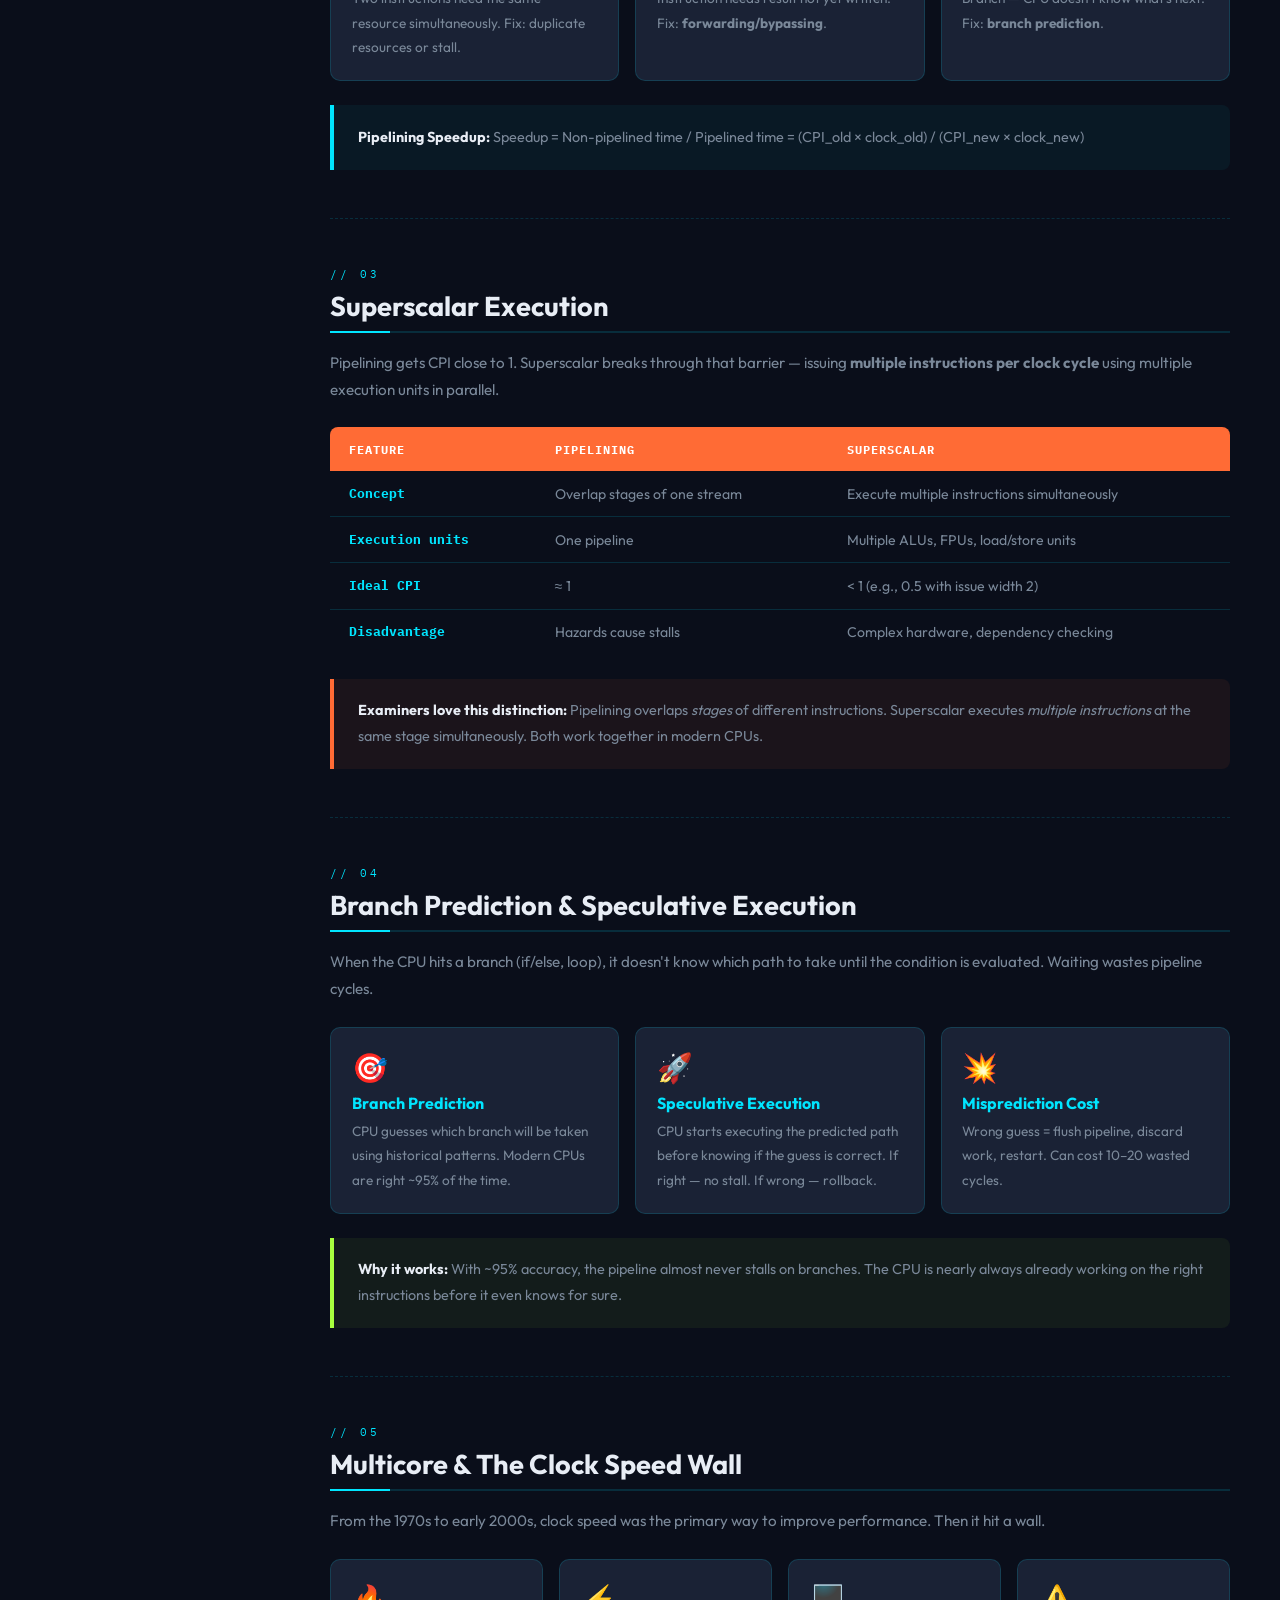
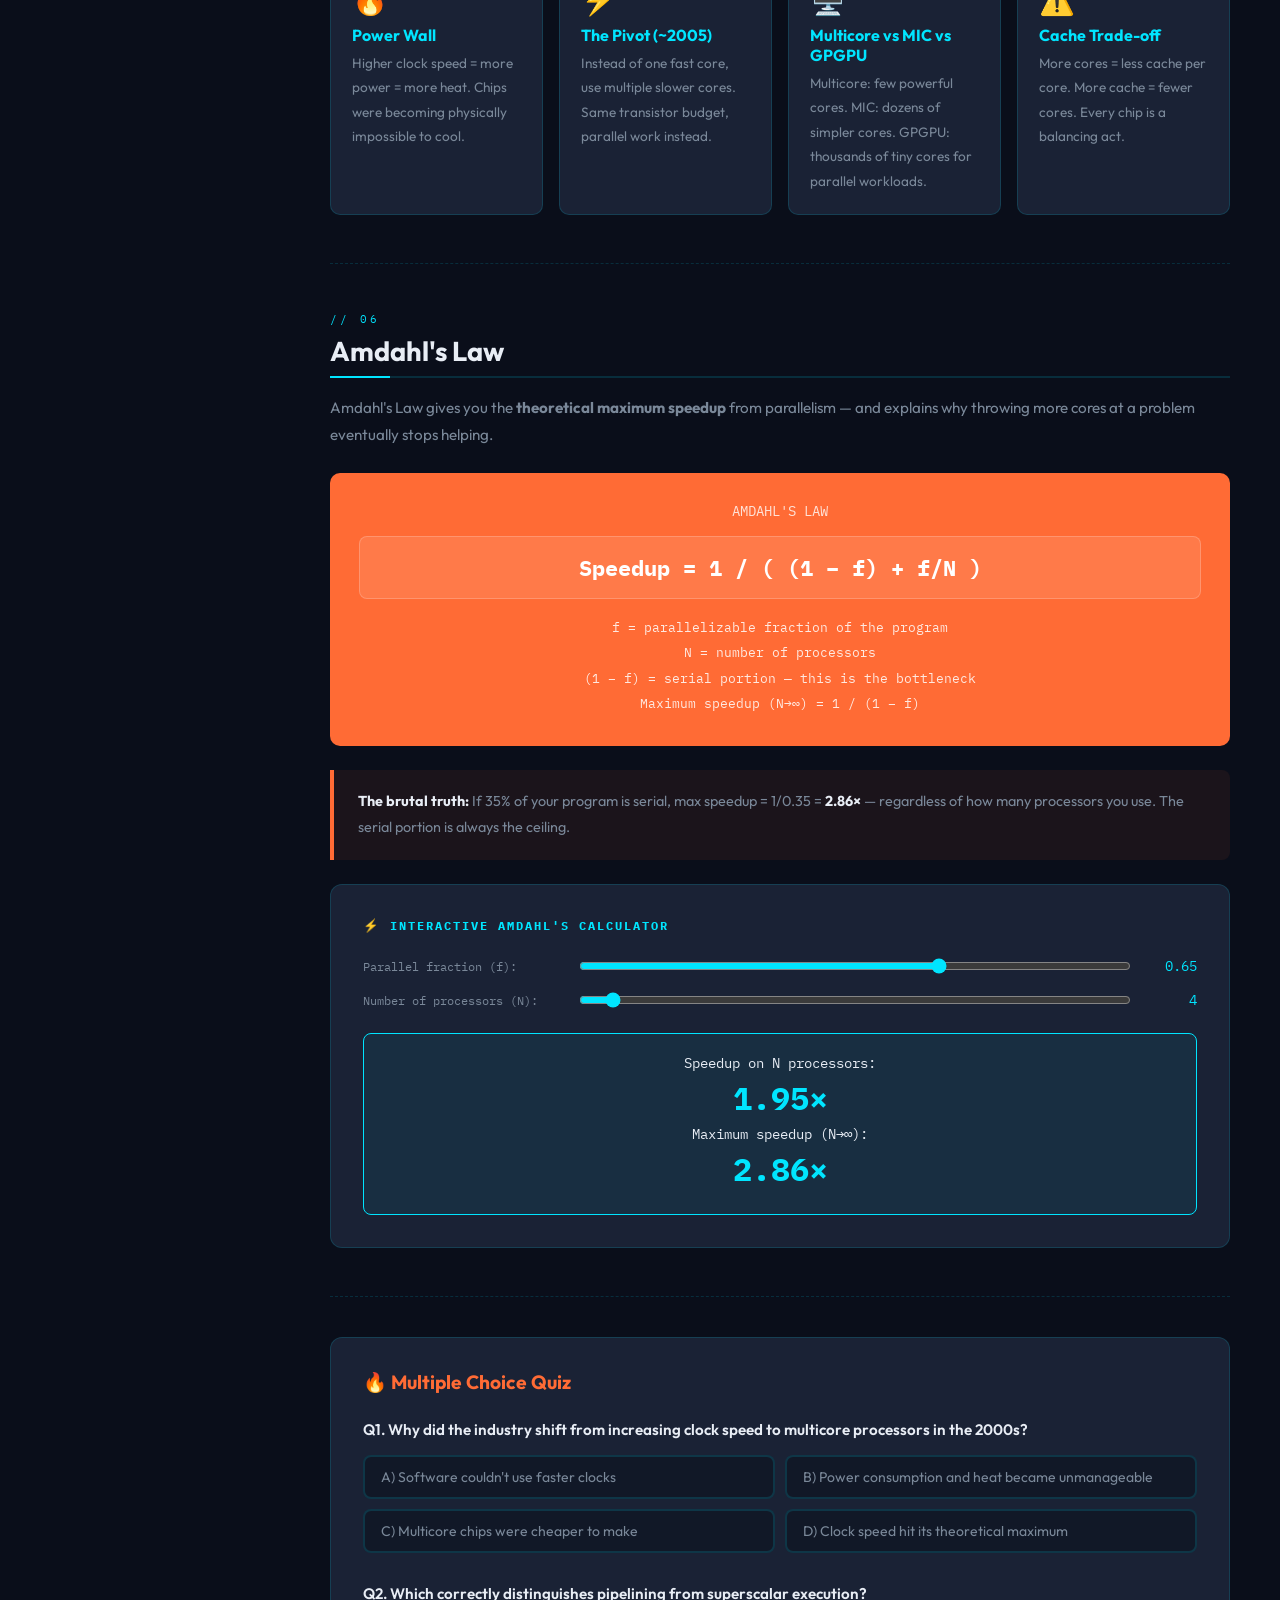
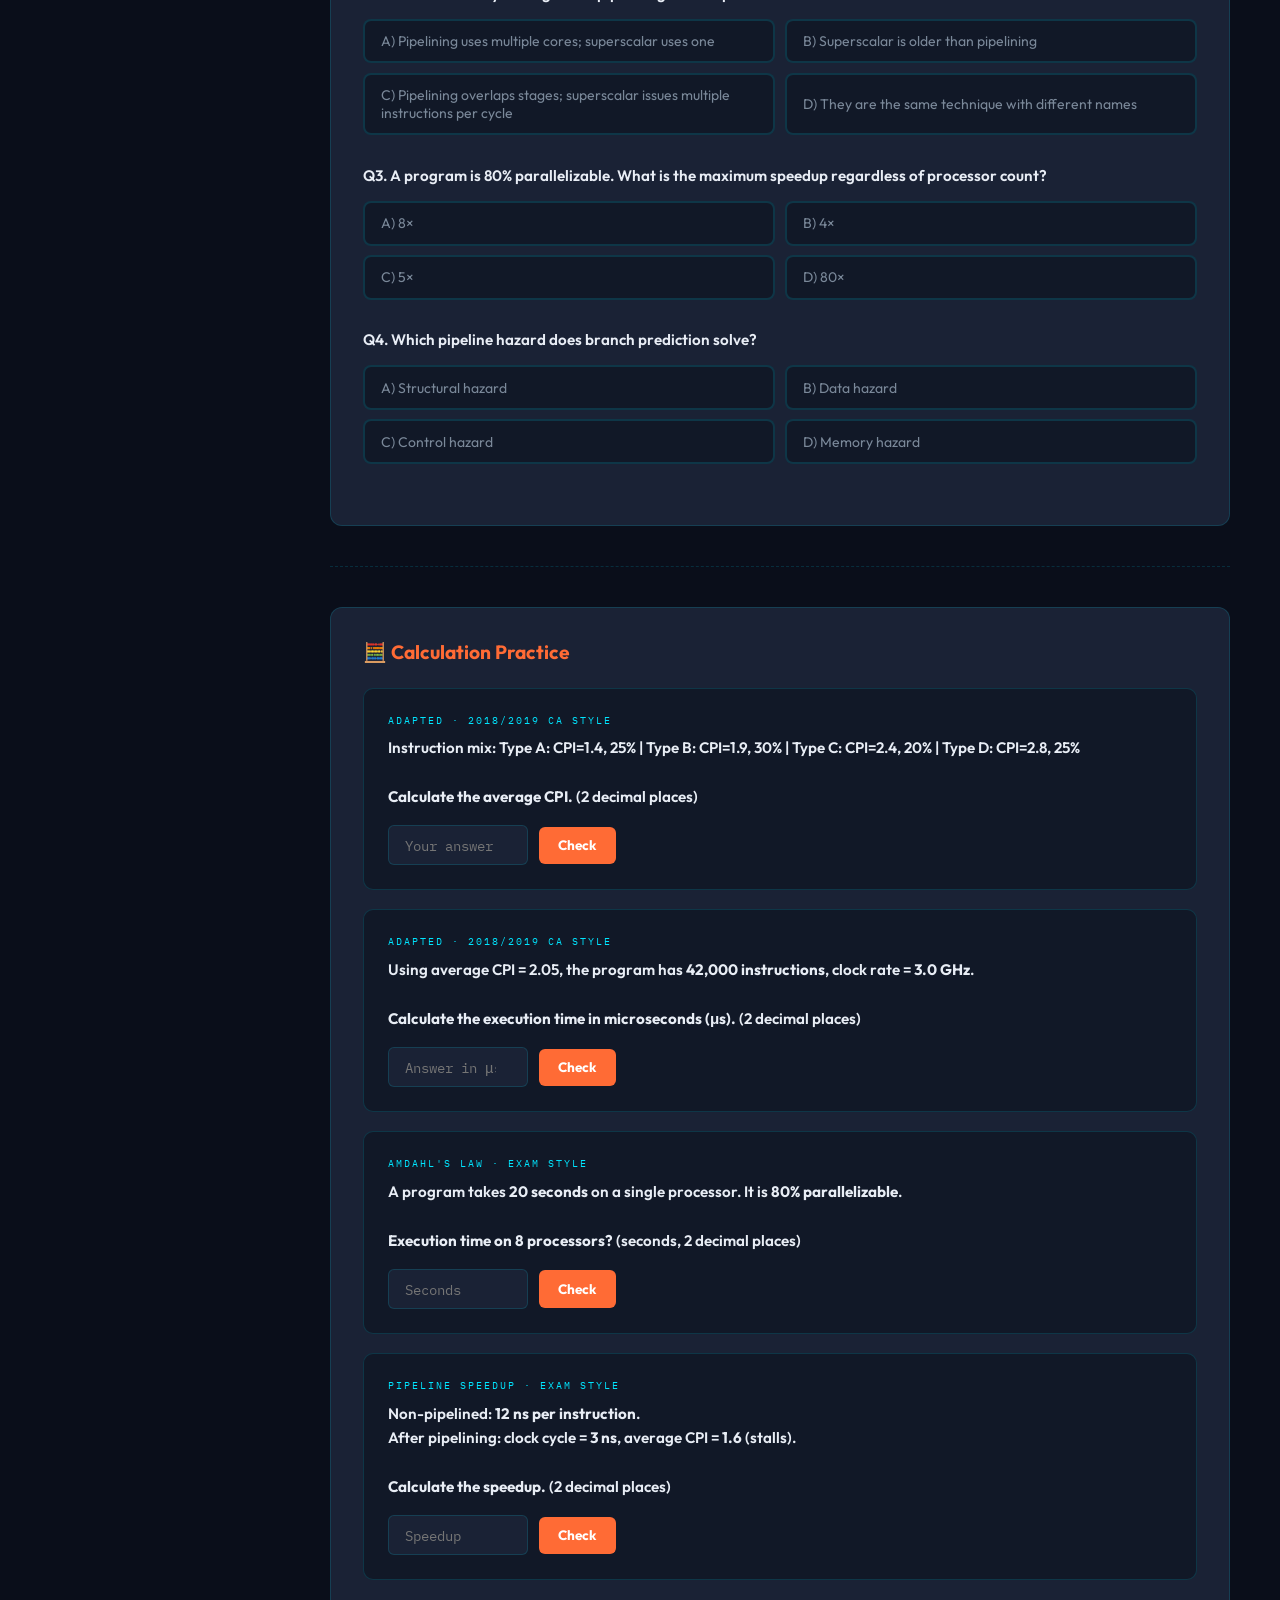
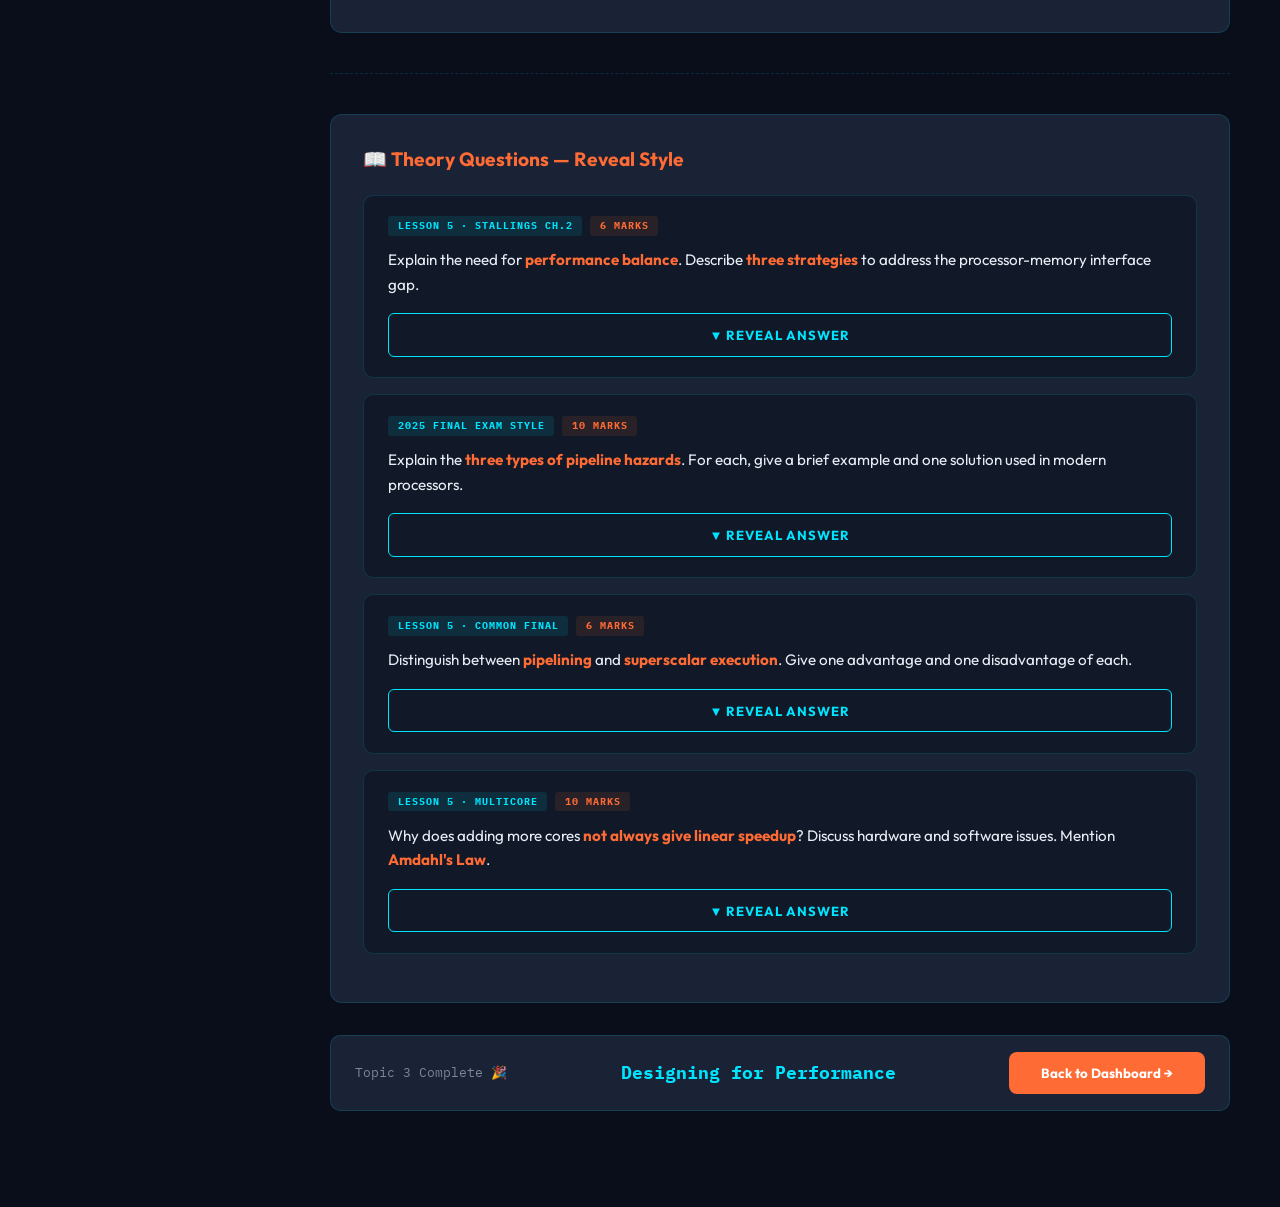
<file: topic3_performance.html>
<!DOCTYPE html>
<html lang="en" data-theme="dark">
<head>
<meta charset="UTF-8">
<meta name="viewport" content="width=device-width, initial-scale=1.0">
<title>CSC 2111 – Topic 3: Designing for Performance</title>
<link href="https://fonts.googleapis.com/css2?family=IBM+Plex+Mono:wght@400;700&family=Outfit:wght@400;600;700&display=swap" rel="stylesheet">
<style>
  [data-theme="dark"] {
    --bg: #0a0e1a;
    --surface: #111827;
    --card: #1a2235;
    --accent: #00e5ff;
    --accent2: #ff6b35;
    --accent3: #a8ff3e;
    --text: #e8edf5;
    --text-dim: #7a8899;
    --border: rgba(0,229,255,0.15);
    --correct: #a8ff3e;
    --wrong: #ff4757;
    --glow: 0 0 20px rgba(0,229,255,0.25);
  }
  [data-theme="light"] {
    --bg: #f5f0e8;
    --surface: #ece7de;
    --card: #fff;
    --accent: #c0392b;
    --accent2: #2c3e50;
    --accent3: #27ae60;
    --text: #1a1a1a;
    --text-dim: #555;
    --border: #d5cfc4;
    --correct: #27ae60;
    --wrong: #c0392b;
    --glow: 0 4px 12px rgba(0,0,0,0.08);
  }

  * { margin:0; padding:0; box-sizing:border-box; }

  body {
    font-family:'Outfit',sans-serif;
    background:var(--bg);
    color:var(--text);
    min-height:100vh;
    display:flex;
    transition:background 0.3s,color 0.3s;
  }

  [data-theme="dark"] body::before {
    content:'';position:fixed;inset:0;
    background-image:linear-gradient(rgba(0,229,255,0.03) 1px,transparent 1px),linear-gradient(90deg,rgba(0,229,255,0.03) 1px,transparent 1px);
    background-size:40px 40px;z-index:0;pointer-events:none;
  }
  [data-theme="light"] body::before {
    content:'';position:fixed;inset:0;
    background-image:url("data:image/svg+xml,%3Csvg xmlns='http://www.w3.org/2000/svg' width='4' height='4'%3E%3Crect width='4' height='4' fill='%23f5f0e8'/%3E%3Ccircle cx='1' cy='1' r='0.5' fill='%23e8e2d9' opacity='0.5'/%3E%3C/svg%3E");
    pointer-events:none;z-index:0;
  }

  /* SIDEBAR */
  .sidebar{width:280px;background:#fff;border-right:1px solid #dee2e6;height:100vh;position:fixed;left:0;top:0;display:flex;flex-direction:column;z-index:1000;}
  .sidebar-header{padding:2.5rem 2rem;border-bottom:1px solid #dee2e6;}
  .sidebar-header h2{font-size:1.4rem;font-weight:700;color:#2b2d42;margin-bottom:0.5rem;}
  .course-code{display:inline-block;font-family:'IBM Plex Mono',monospace;font-size:0.8rem;color:#e63946;background:rgba(230,57,70,0.1);padding:0.2rem 0.6rem;border-radius:4px;font-weight:600;}
  .nav-menu{padding:2rem 0;overflow-y:auto;flex-grow:1;}
  .nav-item{list-style:none;}
  .nav-link{display:flex;align-items:center;padding:0.8rem 2rem;color:#6c757d;font-weight:500;text-decoration:none;transition:all 0.2s;border-left:3px solid transparent;font-size:0.9rem;}
  .nav-link:hover,.nav-link.active{color:#2b2d42;background:rgba(69,123,157,0.05);border-left-color:#e63946;}
  .nav-icon{margin-right:1rem;font-size:1.1rem;width:24px;text-align:center;}
  .nav-group-title{padding:1.5rem 2rem 0.5rem;font-size:0.75rem;text-transform:uppercase;letter-spacing:0.1em;color:#6c757d;font-weight:600;}

  /* MAIN */
  .main-content{flex:1;margin-left:280px;padding:2rem 3rem 4rem;position:relative;z-index:1;}
  .container{max-width:900px;margin:0 auto;}

  /* THEME TOGGLE */
  .theme-toggle{position:fixed;top:1.2rem;right:1.5rem;z-index:2000;background:var(--card);border:1px solid var(--border);color:var(--text);font-family:'IBM Plex Mono',monospace;font-size:0.7rem;padding:0.5rem 1rem;border-radius:20px;cursor:pointer;letter-spacing:0.05em;transition:all 0.2s;}
  .theme-toggle:hover{border-color:var(--accent);color:var(--accent);}

  /* HEADER */
  header{padding:2.5rem 0 2rem;border-bottom:2px solid var(--border);margin-bottom:2.5rem;animation:slideIn 0.6s ease both;}
  .course-tag{font-family:'IBM Plex Mono',monospace;font-size:0.72rem;color:var(--accent);letter-spacing:3px;text-transform:uppercase;margin-bottom:0.8rem;display:block;}
  h1{font-size:clamp(2rem,5vw,3.2rem);font-weight:700;line-height:1.1;color:var(--text);margin-bottom:0.5rem;}
  h1 span{color:var(--accent);}
  header p{font-family:'IBM Plex Mono',monospace;font-size:0.8rem;color:var(--text-dim);}

  /* SECTIONS */
  .section{margin:3rem 0;animation:fadeIn 0.5s ease both;}
  .section-label{font-family:'IBM Plex Mono',monospace;font-size:0.68rem;letter-spacing:3px;text-transform:uppercase;color:var(--accent);margin-bottom:0.5rem;}
  .section h2{font-size:1.7rem;font-weight:700;color:var(--text);margin-bottom:1rem;padding-bottom:0.5rem;border-bottom:2px solid var(--border);position:relative;}
  [data-theme="dark"] .section h2::after{content:'';position:absolute;bottom:-2px;left:0;width:60px;height:2px;background:var(--accent);}
  p{color:var(--text-dim);line-height:1.8;margin-bottom:1rem;font-size:0.95rem;}

  /* INFO GRID */
  .info-grid{display:grid;grid-template-columns:repeat(auto-fit,minmax(200px,1fr));gap:1rem;margin:1.5rem 0;}
  .info-card{background:var(--card);border:1px solid var(--border);border-radius:10px;padding:1.3rem;transition:all 0.2s;}
  .info-card:hover{transform:translateY(-3px);box-shadow:var(--glow);}
  .info-card .icon{font-size:1.8rem;margin-bottom:0.5rem;}
  .info-card h4{font-size:1rem;font-weight:700;color:var(--accent);margin-bottom:0.4rem;}
  .info-card p{font-size:0.85rem;margin:0;}

  /* FORMULA BOX */
  .formula-box{background:var(--accent2);color:#fff;border-radius:10px;padding:1.8rem;text-align:center;margin:1.5rem 0;font-family:'IBM Plex Mono',monospace;}
  .formula-box .formula{font-size:clamp(1rem,3vw,1.4rem);font-weight:700;margin:1rem 0;background:rgba(255,255,255,0.1);border-radius:8px;padding:1rem;border:1px solid rgba(255,255,255,0.2);}
  .formula-box .legend{font-size:0.8rem;opacity:0.85;line-height:2;}

  /* CALLOUT */
  .callout{border-left:4px solid var(--accent);background:rgba(0,229,255,0.05);padding:1.2rem 1.5rem;border-radius:0 8px 8px 0;margin:1.2rem 0;font-size:0.9rem;line-height:1.8;color:var(--text-dim);}
  [data-theme="light"] .callout{background:rgba(192,57,43,0.05);}
  .callout.warning{border-color:var(--accent2);background:rgba(255,107,53,0.07);}
  .callout.success{border-color:var(--accent3);background:rgba(168,255,62,0.06);}
  [data-theme="light"] .callout.success{background:rgba(39,174,96,0.07);}
  .callout strong{color:var(--text);}

  /* PIPELINE */
  .pipeline-wrap{background:var(--card);border:1px solid var(--border);border-radius:10px;padding:1.5rem;margin:1.5rem 0;overflow-x:auto;}
  .pipeline-wrap h4{font-family:'IBM Plex Mono',monospace;font-size:0.72rem;color:var(--text-dim);letter-spacing:1px;margin-bottom:1rem;text-align:center;}
  .pipeline{display:flex;align-items:center;min-width:400px;justify-content:center;}
  .pipe-stage{color:#000;font-family:'IBM Plex Mono',monospace;font-size:0.72rem;font-weight:700;padding:0.7rem 1rem;text-align:center;min-width:80px;position:relative;background:var(--accent);}
  .pipe-stage::after{content:'';position:absolute;right:-14px;top:50%;transform:translateY(-50%);border:14px solid transparent;border-left-color:var(--accent);z-index:2;}
  .pipe-stage:last-child::after{display:none;}
  .pipe-stage.s2{background:#ff6b35;}.pipe-stage.s2::after{border-left-color:#ff6b35;}
  .pipe-stage.s3{background:#a8ff3e;}.pipe-stage.s3::after{border-left-color:#a8ff3e;}
  .pipe-stage.s4{background:#f59e0b;}.pipe-stage.s4::after{border-left-color:#f59e0b;}
  .pipe-stage.s5{background:#7c6af7;color:#fff;}.pipe-stage.s5::after{border-left-color:#7c6af7;}

  /* TABLE */
  .compare-table{width:100%;border-collapse:collapse;margin:1.5rem 0;font-size:0.88rem;border-radius:8px;overflow:hidden;}
  .compare-table thead{background:var(--accent2);color:#fff;}
  .compare-table thead th{padding:0.9rem 1.2rem;text-align:left;font-family:'IBM Plex Mono',monospace;font-size:0.72rem;letter-spacing:1px;text-transform:uppercase;}
  .compare-table tbody tr{border-bottom:1px solid var(--border);transition:background 0.15s;}
  .compare-table tbody tr:hover{background:rgba(0,229,255,0.04);}
  [data-theme="light"] .compare-table tbody tr:hover{background:rgba(192,57,43,0.04);}
  .compare-table tbody tr:last-child{border-bottom:none;}
  .compare-table td{padding:0.85rem 1.2rem;color:var(--text-dim);vertical-align:top;}
  .compare-table td:first-child{font-family:'IBM Plex Mono',monospace;color:var(--accent);font-weight:700;font-size:0.82rem;}

  /* AMDAHL CALC */
  .amdahl-calculator{background:var(--card);border:1px solid var(--border);border-radius:12px;padding:2rem;margin:1.5rem 0;}
  .amdahl-calculator h4{font-family:'IBM Plex Mono',monospace;font-size:0.78rem;color:var(--accent);letter-spacing:2px;text-transform:uppercase;margin-bottom:1.5rem;}
  .calc-row{display:flex;gap:1rem;align-items:center;margin-bottom:1rem;flex-wrap:wrap;}
  .calc-row label{font-family:'IBM Plex Mono',monospace;font-size:0.78rem;color:var(--text-dim);min-width:200px;}
  .calc-row input[type="range"]{flex:1;min-width:150px;accent-color:var(--accent);}
  .calc-row .val{font-family:'IBM Plex Mono',monospace;font-size:0.85rem;color:var(--accent);min-width:50px;text-align:right;}
  .calc-result{margin-top:1.5rem;padding:1.2rem;background:rgba(0,229,255,0.06);border:1px solid var(--accent);border-radius:8px;font-family:'IBM Plex Mono',monospace;font-size:0.9rem;color:var(--text);text-align:center;}
  [data-theme="light"] .calc-result{background:rgba(192,57,43,0.05);border-color:var(--accent);}
  .calc-result .big{font-size:2rem;color:var(--accent);font-weight:700;display:block;margin:0.3rem 0;}

  /* QUIZ */
  .quiz-section{background:var(--card);border:1px solid var(--border);border-radius:12px;padding:2rem;margin:2rem 0;}
  .quiz-section h3{color:var(--accent2);font-size:1.2rem;margin-bottom:1.5rem;}
  .q-block{margin-bottom:1.8rem;}
  .q-block p{font-size:0.95rem;font-weight:600;color:var(--text);margin-bottom:0.8rem;line-height:1.6;}
  .opts{display:grid;grid-template-columns:1fr 1fr;gap:0.6rem;}
  .opt{background:var(--surface);border:2px solid var(--border);color:var(--text-dim);font-family:'Outfit',sans-serif;font-size:0.875rem;padding:0.7rem 1rem;border-radius:8px;cursor:pointer;text-align:left;transition:all 0.2s;}
  .opt:hover:not(:disabled){border-color:var(--accent);color:var(--text);transform:translateY(-2px);}
  .opt.correct{background:rgba(168,255,62,0.1);border-color:var(--correct);color:var(--correct);font-weight:700;}
  .opt.wrong{background:rgba(255,71,87,0.1);border-color:var(--wrong);color:var(--wrong);}
  .opt:disabled{cursor:default;transform:none;}
  .q-feedback{display:none;background:var(--surface);border-left:4px solid var(--correct);border-radius:0 8px 8px 0;padding:0.9rem 1.2rem;margin-top:0.7rem;font-size:0.875rem;line-height:1.7;color:var(--text-dim);}
  .q-feedback.show{display:block;animation:fadeIn 0.3s ease;}
  .q-feedback strong{color:var(--text);}

  /* REVEAL */
  .reveal-card{background:var(--surface);border:1px solid var(--border);border-radius:10px;padding:1.3rem 1.5rem;margin-bottom:1rem;}
  .reveal-card .card-meta{display:flex;gap:0.5rem;flex-wrap:wrap;margin-bottom:0.8rem;}
  .badge{font-family:'IBM Plex Mono',monospace;font-size:0.62rem;letter-spacing:1px;text-transform:uppercase;padding:0.2rem 0.6rem;border-radius:3px;font-weight:700;}
  .badge-source{background:rgba(0,229,255,0.1);color:var(--accent);}
  .badge-marks{background:rgba(255,107,53,0.1);color:var(--accent2);}
  [data-theme="light"] .badge-source{background:rgba(192,57,43,0.1);}
  .reveal-q{font-size:0.95rem;color:var(--text);line-height:1.6;margin-bottom:1rem;}
  .reveal-q strong{color:var(--accent2);}
  .reveal-btn{width:100%;font-family:'Outfit',sans-serif;font-size:0.82rem;font-weight:700;letter-spacing:1px;text-transform:uppercase;padding:0.8rem;background:transparent;border:1.5px solid var(--accent);color:var(--accent);border-radius:6px;cursor:pointer;transition:all 0.2s;}
  .reveal-btn:hover{background:rgba(0,229,255,0.08);}
  [data-theme="light"] .reveal-btn:hover{background:rgba(192,57,43,0.06);}
  .reveal-answer{display:none;margin-top:1rem;background:var(--card);border-left:3px solid var(--accent3);border-radius:0 8px 8px 0;padding:1rem 1.2rem;font-size:0.875rem;line-height:1.75;color:var(--text-dim);animation:fadeIn 0.3s ease;}
  .reveal-answer.show{display:block;}
  .reveal-answer .a-label{font-family:'IBM Plex Mono',monospace;font-size:0.65rem;color:var(--accent3);letter-spacing:2px;text-transform:uppercase;margin-bottom:0.5rem;display:block;}

  /* CALC QUIZ */
  .calc-quiz{background:var(--surface);border:1px solid var(--border);border-radius:10px;padding:1.5rem;margin-bottom:1.2rem;}
  .calc-quiz .cq-source{font-family:'IBM Plex Mono',monospace;font-size:0.65rem;color:var(--accent);letter-spacing:2px;text-transform:uppercase;margin-bottom:0.6rem;}
  .calc-quiz .cq-q{font-size:0.95rem;font-weight:600;color:var(--text);margin-bottom:1rem;line-height:1.6;}
  .calc-input-row{display:flex;gap:0.7rem;flex-wrap:wrap;align-items:center;}
  .calc-input{background:var(--card);border:1px solid var(--border);color:var(--text);font-family:'IBM Plex Mono',monospace;font-size:0.9rem;padding:0.6rem 1rem;border-radius:6px;outline:none;width:140px;transition:border-color 0.2s;}
  .calc-input:focus{border-color:var(--accent);}
  .check-btn{background:var(--accent2);color:#fff;border:none;padding:0.6rem 1.2rem;border-radius:6px;font-family:'Outfit',sans-serif;font-weight:700;font-size:0.85rem;cursor:pointer;transition:opacity 0.2s;}
  .check-btn:hover{opacity:0.85;}
  .calc-fb{margin-top:0.8rem;font-family:'IBM Plex Mono',monospace;font-size:0.8rem;padding:0.6rem 1rem;border-radius:6px;display:none;}
  .calc-fb.correct{display:block;background:rgba(168,255,62,0.1);color:var(--correct);border:1px solid var(--correct);}
  .calc-fb.wrong{display:block;background:rgba(255,71,87,0.1);color:var(--wrong);border:1px solid var(--wrong);}

  /* SCORE BAR */
  .score-bar{display:flex;justify-content:space-between;align-items:center;background:var(--card);border:1px solid var(--border);border-radius:10px;padding:1rem 1.5rem;margin:2rem 0;flex-wrap:wrap;gap:1rem;}
  .score-bar span{font-family:'IBM Plex Mono',monospace;font-size:0.8rem;color:var(--text-dim);}
  .score-bar strong{font-family:'IBM Plex Mono',monospace;font-size:1.1rem;color:var(--accent);}
  .finish-btn{background:var(--accent2);color:#fff;border:none;padding:0.8rem 2rem;border-radius:8px;font-family:'Outfit',sans-serif;font-weight:700;cursor:pointer;transition:opacity 0.2s;}
  .finish-btn:hover{opacity:0.85;}

  .exam-alert{background:rgba(255,107,53,0.08);border:2px dashed var(--accent2);border-radius:10px;padding:1.2rem 1.5rem;margin:1rem 0;font-size:0.9rem;line-height:1.8;display:flex;gap:1rem;align-items:flex-start;color:var(--text-dim);}
  .exam-alert .icon{font-size:1.5rem;flex-shrink:0;}
  .exam-alert strong{color:var(--accent2);}

  hr{border:none;border-top:1px dashed var(--border);margin:2.5rem 0;}

  @keyframes slideIn{from{opacity:0;transform:translateX(-20px);}to{opacity:1;transform:translateX(0);}}
  @keyframes fadeIn{from{opacity:0;transform:translateY(10px);}to{opacity:1;transform:translateY(0);}}

  @media(max-width:900px){
    .sidebar{transform:translateX(-100%);}
    .main-content{margin-left:0;padding:1.5rem;}
    .opts{grid-template-columns:1fr;}
  }
</style>
</head>
<body>

<button class="theme-toggle" onclick="toggleTheme()" id="themeBtn">☀️ Light Mode</button>

<aside class="sidebar">
  <div class="sidebar-header">
    <h2>Architecture Hub</h2>
    <span class="course-code">CSC 2111</span>
  </div>
  <nav class="nav-menu">
    <div class="nav-group-title">Overview</div>
    <ul>
      <li class="nav-item"><a href="index.html" class="nav-link"><span class="nav-icon">🏠</span> Dashboard</a></li>
      <li class="nav-item"><a href="terminology.html" class="nav-link"><span class="nav-icon">📖</span> Terminology</a></li>
    </ul>
    <div class="nav-group-title">Topics</div>
    <ul>
      <li class="nav-item"><a href="topic1.html" class="nav-link"><span class="nav-icon">01</span> Structure & Function</a></li>
      <li class="nav-item"><a href="topic2.html" class="nav-link"><span class="nav-icon">02</span> Evolution</a></li>
      <li class="nav-item"><a href="topic3_performance.html" class="nav-link active"><span class="nav-icon">03</span> Designing for Performance</a></li>
    </ul>
    <div class="nav-group-title">Assessments</div>
    <ul>
      <li class="nav-item"><a href="quiz_topic1.html" class="nav-link"><span class="nav-icon">🧠</span> Topic 1 Quiz</a></li>
      <li class="nav-item"><a href="quiz_topic2.html" class="nav-link"><span class="nav-icon">🧠</span> Topic 2 Quiz</a></li>
      <li class="nav-item"><a href="IAS_Quiz_CSC2111.html" class="nav-link"><span class="nav-icon">🧠</span> IAS Quiz</a></li>
    </ul>
    <div class="nav-group-title">Study Materials</div>
    <ul>
      <li class="nav-item"><a href="https://drive.google.com/drive/folders/1xwONuQDSrN_1rwHUkRajKrvDlfbT7kjL?usp=drive_link" class="nav-link"><span class="nav-icon">📝</span> Study Resources</a></li>
    </ul>
  </nav>
</aside>

<main class="main-content">
<div class="container">

  <header>
    <span class="course-tag">CSC 2111 · Topic 03</span>
    <h1>Designing for <span>Performance</span></h1>
    <p>// pipelining · superscalar · multicore · Amdahl's Law · cache trade-offs</p>
  </header>

  <!-- 01 PERFORMANCE BALANCE -->
  <div class="section">
    <div class="section-label">// 01</div>
    <h2>Performance Balance</h2>
    <p>The CPU keeps getting faster — but RAM hasn't kept up. This creates a <strong>processor-memory gap</strong>: the CPU sits idle waiting for data it needs. This is the core problem "Designing for Performance" addresses.</p>

    <div class="info-grid">
      <div class="info-card"><div class="icon">🧠</div><h4>Processor Speed</h4><p>Roughly doubles every 18 months (Moore's Law). Modern CPUs run at 3–5 GHz.</p></div>
      <div class="info-card"><div class="icon">💾</div><h4>Memory Speed</h4><p>DRAM speed improves much more slowly — creating a widening gap with CPU speed.</p></div>
      <div class="info-card"><div class="icon">⚠️</div><h4>The Problem</h4><p>CPU stalls waiting for memory. A fast processor doing nothing is a waste of silicon.</p></div>
      <div class="info-card"><div class="icon">🛠️</div><h4>The Solutions</h4><p>Cache, pipelining, superscalar, branch prediction, multicore — all address this gap.</p></div>
    </div>

    <div class="exam-alert">
      <div class="icon">📋</div>
      <div><strong>Exam Tip:</strong> "Describe three strategies to address the processor-memory gap" is a common question. Answers: <strong>cache memory</strong>, <strong>pipelining / out-of-order execution</strong>, and <strong>prefetching</strong>.</div>
    </div>
  </div>

  <hr>

  <!-- 02 PIPELINING -->
  <div class="section">
    <div class="section-label">// 02</div>
    <h2>Pipelining</h2>
    <p>Pipelining overlaps the execution of multiple instructions — like an assembly line. While instruction 1 is executing, instruction 2 is being decoded, and instruction 3 is being fetched.</p>

    <div class="pipeline-wrap">
      <h4>// 5-STAGE PIPELINE</h4>
      <div class="pipeline">
        <div class="pipe-stage">IF<br><small>Fetch</small></div>
        <div class="pipe-stage s2">ID<br><small>Decode</small></div>
        <div class="pipe-stage s3">EX<br><small>Execute</small></div>
        <div class="pipe-stage s4">MEM<br><small>Memory</small></div>
        <div class="pipe-stage s5">WB<br><small>Write Back</small></div>
      </div>
    </div>

    <table class="compare-table">
      <thead><tr><th>Feature</th><th>Non-Pipelined</th><th>Pipelined</th></tr></thead>
      <tbody>
        <tr><td>Execution</td><td>One at a time, fully sequential</td><td>Multiple instructions overlap in different stages</td></tr>
        <tr><td>Ideal CPI</td><td>= number of stages</td><td>≈ 1</td></tr>
        <tr><td>Throughput</td><td>Low</td><td>High</td></tr>
        <tr><td>Problem</td><td>—</td><td>Hazards cause stalls (bubbles in the pipeline)</td></tr>
      </tbody>
    </table>

    <div style="margin-top:1.2rem;">
      <p style="font-weight:700; color:var(--text); margin-bottom:0.8rem;">Pipeline Hazards:</p>
      <div class="info-grid">
        <div class="info-card"><div class="icon">🏗️</div><h4>Structural Hazard</h4><p>Two instructions need the same resource simultaneously. Fix: duplicate resources or stall.</p></div>
        <div class="info-card"><div class="icon">📊</div><h4>Data Hazard</h4><p>Instruction needs result not yet written. Fix: <strong>forwarding/bypassing</strong>.</p></div>
        <div class="info-card"><div class="icon">🔀</div><h4>Control Hazard</h4><p>Branch — CPU doesn't know what's next. Fix: <strong>branch prediction</strong>.</p></div>
      </div>
    </div>

    <div class="callout">
      <strong>Pipelining Speedup:</strong> Speedup = Non-pipelined time / Pipelined time = (CPI_old × clock_old) / (CPI_new × clock_new)
    </div>
  </div>

  <hr>

  <!-- 03 SUPERSCALAR -->
  <div class="section">
    <div class="section-label">// 03</div>
    <h2>Superscalar Execution</h2>
    <p>Pipelining gets CPI close to 1. Superscalar breaks through that barrier — issuing <strong>multiple instructions per clock cycle</strong> using multiple execution units in parallel.</p>

    <table class="compare-table">
      <thead><tr><th>Feature</th><th>Pipelining</th><th>Superscalar</th></tr></thead>
      <tbody>
        <tr><td>Concept</td><td>Overlap stages of one stream</td><td>Execute multiple instructions simultaneously</td></tr>
        <tr><td>Execution units</td><td>One pipeline</td><td>Multiple ALUs, FPUs, load/store units</td></tr>
        <tr><td>Ideal CPI</td><td>≈ 1</td><td>&lt; 1 (e.g., 0.5 with issue width 2)</td></tr>
        <tr><td>Disadvantage</td><td>Hazards cause stalls</td><td>Complex hardware, dependency checking</td></tr>
      </tbody>
    </table>

    <div class="callout warning">
      <strong>Examiners love this distinction:</strong> Pipelining overlaps <em>stages</em> of different instructions. Superscalar executes <em>multiple instructions</em> at the same stage simultaneously. Both work together in modern CPUs.
    </div>
  </div>

  <hr>

  <!-- 04 BRANCH PREDICTION -->
  <div class="section">
    <div class="section-label">// 04</div>
    <h2>Branch Prediction & Speculative Execution</h2>
    <p>When the CPU hits a branch (if/else, loop), it doesn't know which path to take until the condition is evaluated. Waiting wastes pipeline cycles.</p>

    <div class="info-grid">
      <div class="info-card"><div class="icon">🎯</div><h4>Branch Prediction</h4><p>CPU guesses which branch will be taken using historical patterns. Modern CPUs are right ~95% of the time.</p></div>
      <div class="info-card"><div class="icon">🚀</div><h4>Speculative Execution</h4><p>CPU starts executing the predicted path before knowing if the guess is correct. If right — no stall. If wrong — rollback.</p></div>
      <div class="info-card"><div class="icon">💥</div><h4>Misprediction Cost</h4><p>Wrong guess = flush pipeline, discard work, restart. Can cost 10–20 wasted cycles.</p></div>
    </div>

    <div class="callout success">
      <strong>Why it works:</strong> With ~95% accuracy, the pipeline almost never stalls on branches. The CPU is nearly always already working on the right instructions before it even knows for sure.
    </div>
  </div>

  <hr>

  <!-- 05 MULTICORE -->
  <div class="section">
    <div class="section-label">// 05</div>
    <h2>Multicore & The Clock Speed Wall</h2>
    <p>From the 1970s to early 2000s, clock speed was the primary way to improve performance. Then it hit a wall.</p>

    <div class="info-grid">
      <div class="info-card"><div class="icon">🔥</div><h4>Power Wall</h4><p>Higher clock speed = more power = more heat. Chips were becoming physically impossible to cool.</p></div>
      <div class="info-card"><div class="icon">⚡</div><h4>The Pivot (~2005)</h4><p>Instead of one fast core, use multiple slower cores. Same transistor budget, parallel work instead.</p></div>
      <div class="info-card"><div class="icon">🖥️</div><h4>Multicore vs MIC vs GPGPU</h4><p>Multicore: few powerful cores. MIC: dozens of simpler cores. GPGPU: thousands of tiny cores for parallel workloads.</p></div>
      <div class="info-card"><div class="icon">⚠️</div><h4>Cache Trade-off</h4><p>More cores = less cache per core. More cache = fewer cores. Every chip is a balancing act.</p></div>
    </div>
  </div>

  <hr>

  <!-- 06 AMDAHL'S LAW -->
  <div class="section">
    <div class="section-label">// 06</div>
    <h2>Amdahl's Law</h2>
    <p>Amdahl's Law gives you the <strong>theoretical maximum speedup</strong> from parallelism — and explains why throwing more cores at a problem eventually stops helping.</p>

    <div class="formula-box">
      <div style="font-size:0.85rem;opacity:0.8;margin-bottom:0.5rem;">AMDAHL'S LAW</div>
      <div class="formula">Speedup = 1 / ( (1 − f) + f/N )</div>
      <div class="legend">
        f = parallelizable fraction of the program<br>
        N = number of processors<br>
        (1 − f) = serial portion — this is the bottleneck<br>
        Maximum speedup (N→∞) = 1 / (1 − f)
      </div>
    </div>

    <div class="callout warning">
      <strong>The brutal truth:</strong> If 35% of your program is serial, max speedup = 1/0.35 = <strong>2.86×</strong> — regardless of how many processors you use. The serial portion is always the ceiling.
    </div>

    <div class="amdahl-calculator">
      <h4>⚡ Interactive Amdahl's Calculator</h4>
      <div class="calc-row">
        <label>Parallel fraction (f):</label>
        <input type="range" id="sliderF" min="0" max="99" value="65" oninput="updateAmdahl()">
        <span class="val" id="valF">0.65</span>
      </div>
      <div class="calc-row">
        <label>Number of processors (N):</label>
        <input type="range" id="sliderN" min="1" max="64" value="4" oninput="updateAmdahl()">
        <span class="val" id="valN">4</span>
      </div>
      <div class="calc-result">
        <span>Speedup on N processors:</span>
        <span class="big" id="speedupN">—</span>
        <span>Maximum speedup (N→∞):</span>
        <span class="big" id="speedupMax">—</span>
      </div>
    </div>
  </div>

  <hr>

  <!-- MCQ QUIZ -->
  <div class="quiz-section">
    <h3>🔥 Multiple Choice Quiz</h3>

    <div class="q-block">
      <p>Q1. Why did the industry shift from increasing clock speed to multicore processors in the 2000s?</p>
      <div class="opts">
        <button class="opt" onclick="doMCQ(this,'m1',false)">A) Software couldn't use faster clocks</button>
        <button class="opt" onclick="doMCQ(this,'m1',true)">B) Power consumption and heat became unmanageable</button>
        <button class="opt" onclick="doMCQ(this,'m1',false)">C) Multicore chips were cheaper to make</button>
        <button class="opt" onclick="doMCQ(this,'m1',false)">D) Clock speed hit its theoretical maximum</button>
      </div>
      <div class="q-feedback" id="m1-fb"><strong>✅ Power wall!</strong> Higher clock = exponentially more heat. Chips were becoming physically impossible to cool. Multicore was the answer — same transistor budget, parallel work instead of raw speed.</div>
    </div>

    <div class="q-block">
      <p>Q2. Which correctly distinguishes pipelining from superscalar execution?</p>
      <div class="opts">
        <button class="opt" onclick="doMCQ(this,'m2',false)">A) Pipelining uses multiple cores; superscalar uses one</button>
        <button class="opt" onclick="doMCQ(this,'m2',false)">B) Superscalar is older than pipelining</button>
        <button class="opt" onclick="doMCQ(this,'m2',true)">C) Pipelining overlaps stages; superscalar issues multiple instructions per cycle</button>
        <button class="opt" onclick="doMCQ(this,'m2',false)">D) They are the same technique with different names</button>
      </div>
      <div class="q-feedback" id="m2-fb"><strong>✅ Correct!</strong> Pipelining = assembly line (overlap stages). Superscalar = multiple assembly lines (CPI &lt; 1 possible). They complement each other in modern CPUs.</div>
    </div>

    <div class="q-block">
      <p>Q3. A program is 80% parallelizable. What is the maximum speedup regardless of processor count?</p>
      <div class="opts">
        <button class="opt" onclick="doMCQ(this,'m3',false)">A) 8×</button>
        <button class="opt" onclick="doMCQ(this,'m3',false)">B) 4×</button>
        <button class="opt" onclick="doMCQ(this,'m3',true)">C) 5×</button>
        <button class="opt" onclick="doMCQ(this,'m3',false)">D) 80×</button>
      </div>
      <div class="q-feedback" id="m3-fb"><strong>✅ 5×!</strong> Max speedup = 1/(1−f) = 1/0.2 = 5. The serial 20% is the hard ceiling — no number of processors gets past it.</div>
    </div>

    <div class="q-block">
      <p>Q4. Which pipeline hazard does branch prediction solve?</p>
      <div class="opts">
        <button class="opt" onclick="doMCQ(this,'m4',false)">A) Structural hazard</button>
        <button class="opt" onclick="doMCQ(this,'m4',false)">B) Data hazard</button>
        <button class="opt" onclick="doMCQ(this,'m4',true)">C) Control hazard</button>
        <button class="opt" onclick="doMCQ(this,'m4',false)">D) Memory hazard</button>
      </div>
      <div class="q-feedback" id="m4-fb"><strong>✅ Control hazard!</strong> Branches create control hazards — the CPU doesn't know which instruction is next. Branch prediction guesses so the pipeline keeps flowing without stalling.</div>
    </div>

    <div id="mcq-score-bar" style="display:none" class="score-bar">
      <span>MCQ Complete ✅</span>
      <strong id="mcq-score">0 / 4</strong>
      <button class="finish-btn" onclick="window.location.href='index.html'">Back to Dashboard</button>
    </div>
  </div>

  <hr>

  <!-- CALC QUIZ -->
  <div class="quiz-section">
    <h3>🧮 Calculation Practice</h3>

    <div class="calc-quiz">
      <div class="cq-source">Adapted · 2018/2019 CA Style</div>
      <div class="cq-q">
        Instruction mix: Type A: CPI=1.4, 25% | Type B: CPI=1.9, 30% | Type C: CPI=2.4, 20% | Type D: CPI=2.8, 25%<br><br>
        <strong>Calculate the average CPI.</strong> (2 decimal places)
      </div>
      <div class="calc-input-row">
        <input class="calc-input" type="number" step="0.01" id="cq1-input" placeholder="Your answer">
        <button class="check-btn" onclick="checkCalc('cq1',2.05,0.05)">Check</button>
      </div>
      <div class="calc-fb" id="cq1-fb"></div>
    </div>

    <div class="calc-quiz">
      <div class="cq-source">Adapted · 2018/2019 CA Style</div>
      <div class="cq-q">
        Using average CPI = 2.05, the program has <strong>42,000 instructions</strong>, clock rate = <strong>3.0 GHz</strong>.<br><br>
        <strong>Calculate the execution time in microseconds (μs).</strong> (2 decimal places)
      </div>
      <div class="calc-input-row">
        <input class="calc-input" type="number" step="0.01" id="cq2-input" placeholder="Answer in μs">
        <button class="check-btn" onclick="checkCalc('cq2',28.7,0.5)">Check</button>
      </div>
      <div class="calc-fb" id="cq2-fb"></div>
    </div>

    <div class="calc-quiz">
      <div class="cq-source">Amdahl's Law · Exam Style</div>
      <div class="cq-q">
        A program takes <strong>20 seconds</strong> on a single processor. It is <strong>80% parallelizable</strong>.<br><br>
        <strong>Execution time on 8 processors?</strong> (seconds, 2 decimal places)
      </div>
      <div class="calc-input-row">
        <input class="calc-input" type="number" step="0.01" id="cq3-input" placeholder="Seconds">
        <button class="check-btn" onclick="checkCalc('cq3',6.0,0.15)">Check</button>
      </div>
      <div class="calc-fb" id="cq3-fb"></div>
    </div>

    <div class="calc-quiz">
      <div class="cq-source">Pipeline Speedup · Exam Style</div>
      <div class="cq-q">
        Non-pipelined: <strong>12 ns per instruction</strong>.<br>
        After pipelining: clock cycle = <strong>3 ns</strong>, average CPI = <strong>1.6</strong> (stalls).<br><br>
        <strong>Calculate the speedup.</strong> (2 decimal places)
      </div>
      <div class="calc-input-row">
        <input class="calc-input" type="number" step="0.01" id="cq4-input" placeholder="Speedup">
        <button class="check-btn" onclick="checkCalc('cq4',2.5,0.05)">Check</button>
      </div>
      <div class="calc-fb" id="cq4-fb"></div>
    </div>
  </div>

  <hr>

  <!-- REVEAL QUIZ -->
  <div class="quiz-section">
    <h3>📖 Theory Questions — Reveal Style</h3>

    <div class="reveal-card">
      <div class="card-meta"><span class="badge badge-source">Lesson 5 · Stallings Ch.2</span><span class="badge badge-marks">6 marks</span></div>
      <div class="reveal-q">Explain the need for <strong>performance balance</strong>. Describe <strong>three strategies</strong> to address the processor-memory interface gap.</div>
      <button class="reveal-btn" onclick="toggleReveal(this)">▼ Reveal Answer</button>
      <div class="reveal-answer">
        <span class="a-label">▶ Model Answer</span>
        <strong>Need:</strong> CPU speed has improved far faster than DRAM speed, creating a bottleneck where the CPU stalls waiting for memory. A fast processor doing nothing wastes its potential.<br><br>
        <strong>Three strategies:</strong><br>
        1. <strong>Cache memory</strong> — fast storage close to the CPU reduces trips to slow main memory.<br>
        2. <strong>Pipelining / out-of-order execution</strong> — CPU works on other instructions while waiting for a memory access to complete.<br>
        3. <strong>Prefetching</strong> — CPU predicts what data is needed next and loads it into cache before it's requested, hiding latency.
      </div>
    </div>

    <div class="reveal-card">
      <div class="card-meta"><span class="badge badge-source">2025 Final Exam Style</span><span class="badge badge-marks">10 marks</span></div>
      <div class="reveal-q">Explain the <strong>three types of pipeline hazards</strong>. For each, give a brief example and one solution used in modern processors.</div>
      <button class="reveal-btn" onclick="toggleReveal(this)">▼ Reveal Answer</button>
      <div class="reveal-answer">
        <span class="a-label">▶ Model Answer</span>
        <strong>1. Structural Hazard:</strong> Two instructions need the same hardware resource simultaneously. Example: two instructions both need the memory bus. Solution: duplicate resources (separate instruction/data caches) or pipeline stall.<br><br>
        <strong>2. Data Hazard:</strong> An instruction needs a result from a previous instruction not yet written. Example: ADD R1,R2,R3 immediately followed by SUB R4,R1,R5 — R1 isn't ready. Solution: <em>forwarding/bypassing</em> — route result directly without waiting for write-back.<br><br>
        <strong>3. Control Hazard:</strong> A branch means the CPU doesn't know which instruction comes next. Example: an if-statement. Solution: <em>branch prediction</em> — guess the path and speculatively execute. Rollback if wrong.
      </div>
    </div>

    <div class="reveal-card">
      <div class="card-meta"><span class="badge badge-source">Lesson 5 · Common Final</span><span class="badge badge-marks">6 marks</span></div>
      <div class="reveal-q">Distinguish between <strong>pipelining</strong> and <strong>superscalar execution</strong>. Give one advantage and one disadvantage of each.</div>
      <button class="reveal-btn" onclick="toggleReveal(this)">▼ Reveal Answer</button>
      <div class="reveal-answer">
        <span class="a-label">▶ Model Answer</span>
        <strong>Pipelining:</strong> Divides instruction execution into stages; different instructions occupy different stages simultaneously.<br>
        ✓ Increases throughput without increasing clock speed.<br>
        ✗ Hazards cause stalls that reduce efficiency.<br><br>
        <strong>Superscalar:</strong> Issues multiple instructions per clock cycle using multiple execution units.<br>
        ✓ Can achieve CPI &lt; 1 — dramatically higher throughput.<br>
        ✗ Complex hardware needed to detect dependencies. Higher power consumption.
      </div>
    </div>

    <div class="reveal-card">
      <div class="card-meta"><span class="badge badge-source">Lesson 5 · Multicore</span><span class="badge badge-marks">10 marks</span></div>
      <div class="reveal-q">Why does adding more cores <strong>not always give linear speedup</strong>? Discuss hardware and software issues. Mention <strong>Amdahl's Law</strong>.</div>
      <button class="reveal-btn" onclick="toggleReveal(this)">▼ Reveal Answer</button>
      <div class="reveal-answer">
        <span class="a-label">▶ Model Answer</span>
        <strong>Hardware issues:</strong> Cache contention (cores compete for shared cache), memory bandwidth bottleneck (all cores share one memory bus), synchronization overhead (locks cause waiting), increased power consumption.<br><br>
        <strong>Software issues:</strong> Not all programs are parallelizable — serial sections limit speedup. Thread synchronization bugs (race conditions, deadlocks). Uneven load balancing leaves some cores idle.<br><br>
        <strong>Amdahl's Law:</strong> Speedup = 1/((1−f) + f/N). The serial fraction (1−f) is the hard ceiling. If 30% is serial, max speedup = 1/0.3 = 3.33× regardless of N. More cores give diminishing returns as the serial portion dominates.
      </div>
    </div>
  </div>

  <div class="score-bar">
    <span>Topic 3 Complete 🎉</span>
    <strong>Designing for Performance</strong>
    <button class="finish-btn" onclick="window.location.href='index.html'">Back to Dashboard →</button>
  </div>

</div>
</main>

<script>
function toggleTheme() {
  const html = document.documentElement;
  const btn = document.getElementById('themeBtn');
  if (html.getAttribute('data-theme') === 'dark') {
    html.setAttribute('data-theme', 'light');
    btn.textContent = '🌙 Dark Mode';
  } else {
    html.setAttribute('data-theme', 'dark');
    btn.textContent = '☀️ Light Mode';
  }
}

let mcqScore = 0, mcqAnswered = {};

function doMCQ(btn, qId, isCorrect) {
  if (mcqAnswered[qId]) return;
  mcqAnswered[qId] = true;
  const allBtns = btn.closest('.q-block').querySelectorAll('.opt');
  allBtns.forEach(b => b.disabled = true);
  if (isCorrect) { btn.classList.add('correct'); mcqScore++; }
  else {
    btn.classList.add('wrong');
    allBtns.forEach(b => { if (b.getAttribute('onclick') && b.getAttribute('onclick').includes('true')) b.classList.add('correct'); });
  }
  const fb = document.getElementById(qId + '-fb');
  if (fb) fb.classList.add('show');
  if (Object.keys(mcqAnswered).length === 4) {
    const bar = document.getElementById('mcq-score-bar');
    bar.style.display = 'flex';
    document.getElementById('mcq-score').textContent = mcqScore + ' / 4';
    bar.scrollIntoView({ behavior:'smooth', block:'center' });
  }
}

function toggleReveal(btn) {
  const answer = btn.nextElementSibling;
  const isOpen = answer.classList.contains('show');
  answer.classList.toggle('show', !isOpen);
  btn.textContent = isOpen ? '▼ Reveal Answer' : '▲ Hide Answer';
}

function checkCalc(id, correct, tolerance) {
  const input = document.getElementById(id + '-input');
  const fb = document.getElementById(id + '-fb');
  const val = parseFloat(input.value);
  if (isNaN(val)) { fb.className = 'calc-fb wrong'; fb.textContent = 'Enter a number first!'; return; }
  if (Math.abs(val - correct) <= tolerance) {
    fb.className = 'calc-fb correct';
    fb.textContent = '✓ Correct! Answer: ' + correct;
  } else {
    fb.className = 'calc-fb wrong';
    fb.textContent = '✗ Not quite. Check your formula. (Expected ≈ ' + correct + ')';
  }
}

function updateAmdahl() {
  const f = parseInt(document.getElementById('sliderF').value) / 100;
  const N = parseInt(document.getElementById('sliderN').value);
  document.getElementById('valF').textContent = f.toFixed(2);
  document.getElementById('valN').textContent = N;
  const speedupN = 1 / ((1 - f) + f / N);
  const speedupMax = 1 / (1 - f);
  document.getElementById('speedupN').textContent = speedupN.toFixed(2) + '×';
  document.getElementById('speedupMax').textContent = speedupMax.toFixed(2) + '×';
}

updateAmdahl();
</script>
</body>
</html>
</file>
<file: styles.css>
@import url('https://fonts.googleapis.com/css2?family=Inter:wght@300;400;500;600&family=Playfair+Display:ital,wght@0,400;0,600;0,700;1,400&display=swap');

:root {
  --bg-color: #f8f9fa;
  --surface-color: #ffffff;
  --text-primary: #2b2d42;
  --text-secondary: #6c757d;
  --accent-primary: #1d3557;
  --accent-secondary: #457b9d;
  --accent-highlight: #e63946;
  --border-color: #dee2e6;
  --success-color: #2a9d8f;
  
  --font-heading: 'Playfair Display', serif;
  --font-body: 'Inter', sans-serif;
  --font-mono: 'Courier New', Courier, monospace;
  
  --shadow-sm: 0 2px 4px rgba(0,0,0,0.05);
  --shadow-md: 0 4px 12px rgba(0,0,0,0.08);
  --shadow-hover: 0 8px 24px rgba(0,0,0,0.12);
  
  --radius-sm: 4px;
  --radius-md: 8px;
  --radius-lg: 16px;
  
  --nav-width: 280px;
}

* {
  margin: 0;
  padding: 0;
  box-sizing: border-box;
}

body {
  font-family: var(--font-body);
  background-color: var(--bg-color);
  color: var(--text-primary);
  line-height: 1.6;
  display: flex;
  min-height: 100vh;
}

/* Background Texture */
body::before {
  content: '';
  position: fixed;
  inset: 0;
  background-image: url("data:image/svg+xml,%3Csvg width='20' height='20' viewBox='0 0 20 20' xmlns='http://www.w3.org/2000/svg'%3E%3Cg fill='%23e9ecef' fill-opacity='0.4' fill-rule='evenodd'%3E%3Ccircle cx='3' cy='3' r='3'/%3E%3Ccircle cx='13' cy='13' r='3'/%3E%3C/g%3E%3C/svg%3E");
  pointer-events: none;
  z-index: -1;
}

/* Typography */
h1, h2, h3, h4, h5, h6 {
  font-family: var(--font-heading);
  color: var(--accent-primary);
  line-height: 1.2;
}

a {
  color: inherit;
  text-decoration: none;
  transition: all 0.2s ease;
}

a:hover {
  color: var(--accent-highlight);
}

/* Sidebar Navigation */
.sidebar {
  width: var(--nav-width);
  background-color: var(--surface-color);
  border-right: 1px solid var(--border-color);
  height: 100vh;
  position: fixed;
  left: 0;
  top: 0;
  display: flex;
  flex-direction: column;
  box-shadow: var(--shadow-sm);
  z-index: 1000;
}

.sidebar-header {
  padding: 2.5rem 2rem;
  border-bottom: 1px solid var(--border-color);
  background-color: var(--surface-color);
}

.sidebar-header h2 {
  font-size: 1.4rem;
  font-weight: 700;
  margin-bottom: 0.5rem;
}

.course-code {
  display: inline-block;
  font-family: var(--font-mono);
  font-size: 0.8rem;
  color: var(--accent-highlight);
  background-color: rgba(230, 57, 70, 0.1);
  padding: 0.2rem 0.6rem;
  border-radius: var(--radius-sm);
  font-weight: 600;
  letter-spacing: 0.05em;
}

.nav-menu {
  padding: 2rem 0;
  overflow-y: auto;
  flex-grow: 1;
}

.nav-item {
  list-style: none;
}

.nav-link {
  display: flex;
  align-items: center;
  padding: 0.8rem 2rem;
  color: var(--text-secondary);
  font-weight: 500;
  transition: all 0.2s ease;
  border-left: 3px solid transparent;
}

.nav-link:hover, .nav-link.active {
  color: var(--accent-primary);
  background-color: rgba(69, 123, 157, 0.05);
  border-left-color: var(--accent-highlight);
}

.nav-icon {
  margin-right: 1rem;
  font-size: 1.2rem;
  width: 24px;
  text-align: center;
}

.nav-group-title {
  padding: 1.5rem 2rem 0.5rem;
  font-size: 0.75rem;
  text-transform: uppercase;
  letter-spacing: 0.1em;
  color: var(--text-secondary);
  font-weight: 600;
}

/* Main Content Area */
.main-content {
  flex: 1;
  margin-left: var(--nav-width);
  padding: 3rem 4rem;
  max-width: 1400px;
  width: 100%;
}

/* Page Header */
.page-header {
  margin-bottom: 3rem;
  padding-bottom: 1.5rem;
  border-bottom: 2px solid var(--border-color);
  animation: fadeInDown 0.8s ease;
}

.page-title {
  font-size: 3rem;
  margin-bottom: 1rem;
  position: relative;
}

.page-title::after {
  content: '';
  position: absolute;
  bottom: -0.8rem;
  left: 0;
  width: 60px;
  height: 4px;
  background-color: var(--accent-highlight);
}

.page-description {
  font-size: 1.2rem;
  color: var(--text-secondary);
  max-width: 800px;
  margin-top: 2rem;
}

/* Dashboard Grid */
.dashboard-grid {
  display: grid;
  grid-template-columns: repeat(auto-fit, minmax(320px, 1fr));
  gap: 2rem;
  animation: fadeInUp 0.8s ease 0.2s backwards;
}

/* Cards */
.card {
  background-color: var(--surface-color);
  border-radius: var(--radius-lg);
  border: 1px solid var(--border-color);
  padding: 2rem;
  transition: all 0.3s ease;
  position: relative;
  overflow: hidden;
  display: flex;
  flex-direction: column;
}

.card:hover {
  transform: translateY(-5px);
  box-shadow: var(--shadow-hover);
  border-color: var(--accent-secondary);
}

.card-top {
  display: flex;
  justify-content: space-between;
  align-items: flex-start;
  margin-bottom: 1.5rem;
}

.card-icon {
  width: 56px;
  height: 56px;
  border-radius: 12px;
  background: rgba(69, 123, 157, 0.1);
  color: var(--accent-secondary);
  display: flex;
  align-items: center;
  justify-content: center;
  font-size: 1.8rem;
}

.card-tag {
  font-size: 0.75rem;
  font-weight: 600;
  text-transform: uppercase;
  letter-spacing: 0.05em;
  padding: 0.3rem 0.8rem;
  border-radius: 20px;
  background-color: #f1f3f5;
  color: var(--text-secondary);
}

.card-title {
  font-size: 1.5rem;
  margin-bottom: 0.8rem;
  color: var(--accent-primary);
}

.card-text {
  color: var(--text-secondary);
  font-size: 0.95rem;
  margin-bottom: 1.5rem;
  flex-grow: 1;
}

.card-action {
  display: inline-flex;
  align-items: center;
  font-weight: 600;
  font-size: 0.95rem;
  color: var(--accent-secondary);
}

.card-action::after {
  content: '→';
  margin-left: 0.5rem;
  transition: transform 0.2s ease;
}

.card:hover .card-action::after {
  transform: translateX(5px);
}

/* Quizzes specific styling */
.quiz-card {
  border-color: rgba(230, 57, 70, 0.3);
}

.quiz-card .card-icon {
  background: rgba(230, 57, 70, 0.1);
  color: var(--accent-highlight);
}
  .finish-btn{
  background-color: var(--surface-color);
  border-radius: var(--radius-lg);
  border: 1px solid var(--border-color);
  padding: 2rem;
  transition: all 0.3s ease;
  position: relative;
  overflow: hidden;
  display: flex;
  flex-direction: column;}
  .finish-btn:hover{opacity:0.85;}


/* Animations */
@keyframes fadeInUp {
  from { opacity: 0; transform: translateY(20px); }
  to { opacity: 1; transform: translateY(0); }
}

@keyframes fadeInDown {
  from { opacity: 0; transform: translateY(-20px); }
  to { opacity: 1; transform: translateY(0); }
}

/* Responsive */
@media (max-width: 992px) {
  .sidebar {
    transform: translateX(-100%);
    transition: transform 0.3s ease;
  }
  
  .main-content {
    margin-left: 0;
    padding: 2rem;
  }
}
</file>
